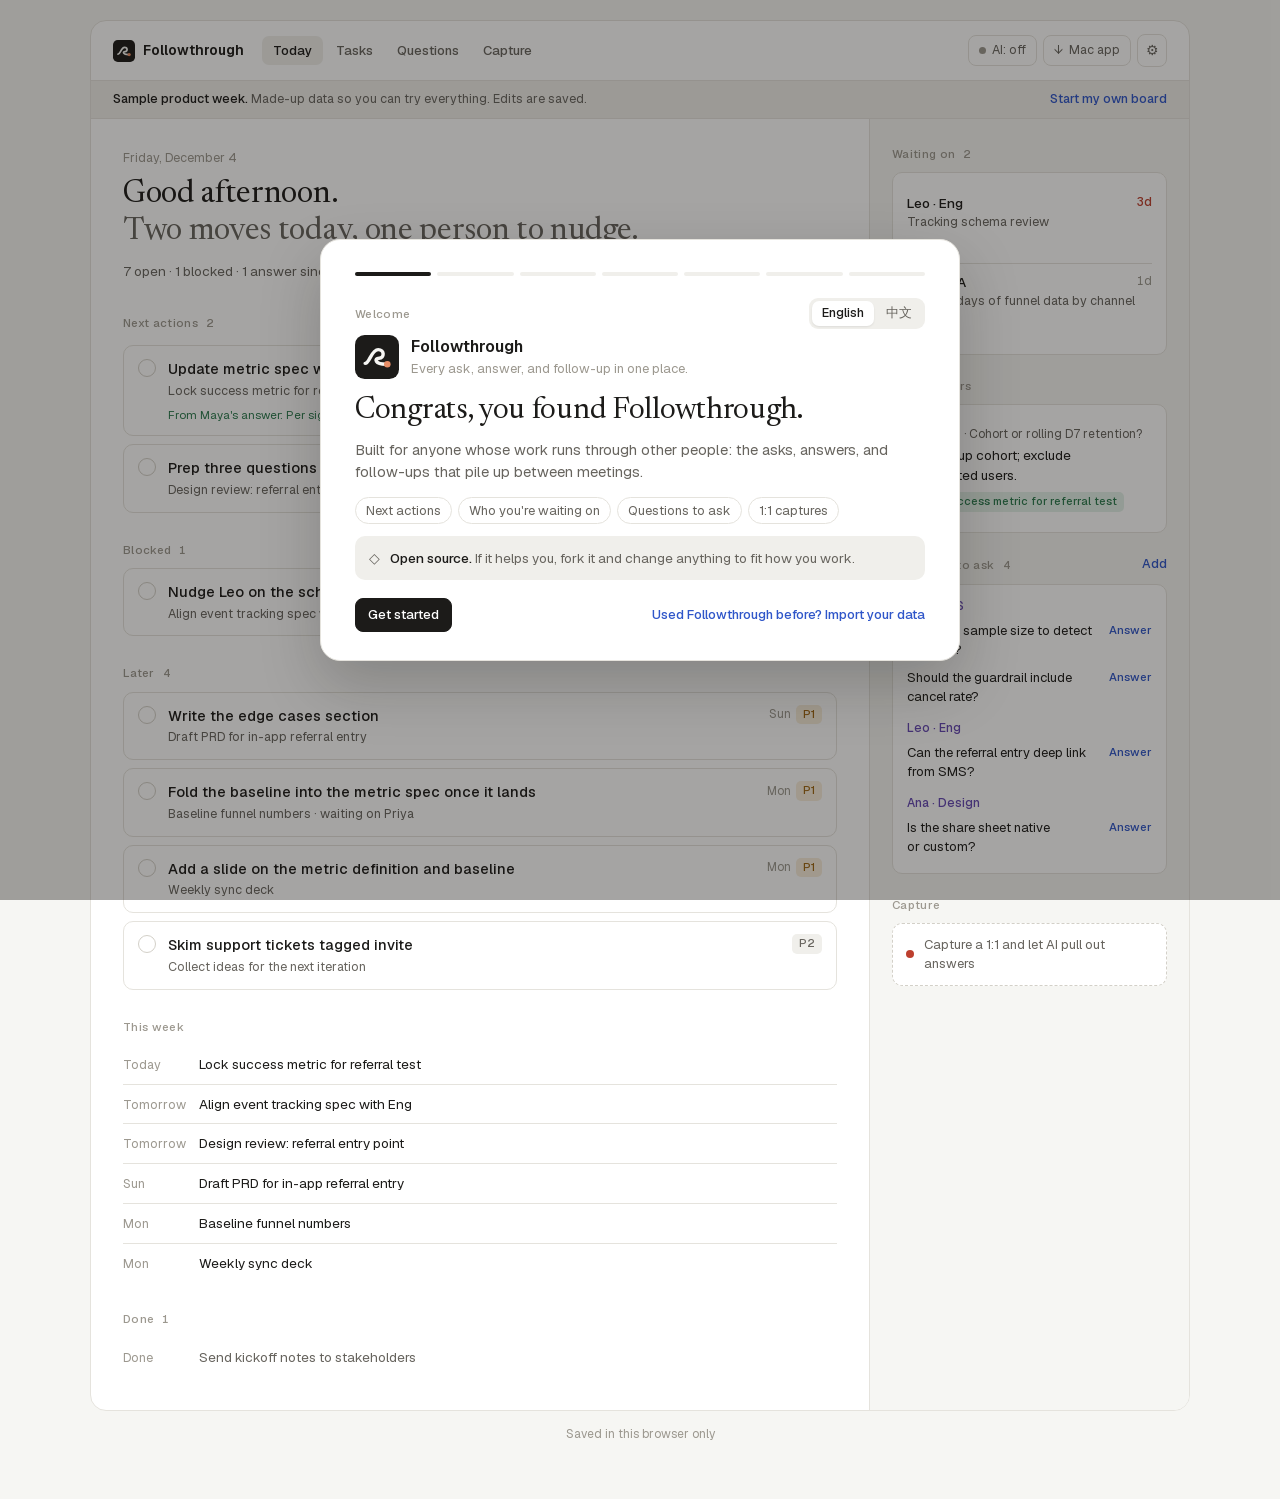
<file: docs/index.html>
<!doctype html>
<html lang="en">
<head>
<meta charset="utf-8">
<meta name="viewport" content="width=device-width,initial-scale=1,viewport-fit=cover">
<meta http-equiv="Content-Security-Policy" content="default-src 'self'; script-src 'self' 'unsafe-inline'; style-src 'self' 'unsafe-inline'; font-src 'self'; img-src 'self' data: blob:; connect-src https://api.anthropic.com https://api.openai.com https://generativelanguage.googleapis.com https://api.deepseek.com https://openrouter.ai https://api.groq.com https://api.together.xyz https://api.mistral.ai http://localhost:* http://127.0.0.1:*; object-src 'none'; base-uri 'none'; form-action 'none'">
<meta name="referrer" content="no-referrer">
<meta name="description" content="A daily tracker for work that runs through other people: next actions, who you're waiting on, and meeting notes turned into updates. Your work stays on your computer.">
<meta name="theme-color" content="#f6f6f3">
<title>Followthrough</title>
<link rel="icon" href="icon.svg" type="image/svg+xml">
<style>
:root{color-scheme:light;padding-top:env(safe-area-inset-top,0px);padding-bottom:env(safe-area-inset-bottom,0px)}
body{margin:0;font:14px/1.5 system-ui,-apple-system,sans-serif}img{max-width:100%}[hidden]{display:none!important}
/* Geist latin-ext */
@font-face {
  font-family: 'Geist';
  font-style: normal;
  font-weight: 400;
  font-display: swap;
  src: url(fonts/Geist-latin-ext-001175.woff2) format('woff2');
  unicode-range: U+0100-02BA, U+02BD-02C5, U+02C7-02CC, U+02CE-02D7, U+02DD-02FF, U+0304, U+0308, U+0329, U+1D00-1DBF, U+1E00-1E9F, U+1EF2-1EFF, U+2020, U+20A0-20AB, U+20AD-20C4, U+2113, U+2C60-2C7F, U+A720-A7FF;
}
/* Geist latin */
@font-face {
  font-family: 'Geist';
  font-style: normal;
  font-weight: 400;
  font-display: swap;
  src: url(fonts/Geist-latin-98bbbc.woff2) format('woff2');
  unicode-range: U+0000-00FF, U+0131, U+0152-0153, U+02BB-02BC, U+02C6, U+02DA, U+02DC, U+0304, U+0308, U+0329, U+2000-206F, U+20AC, U+2122, U+2191, U+2193, U+2212, U+2215, U+FEFF, U+FFFD;
}
/* Geist latin-ext */
@font-face {
  font-family: 'Geist';
  font-style: normal;
  font-weight: 500;
  font-display: swap;
  src: url(fonts/Geist-latin-ext-001175.woff2) format('woff2');
  unicode-range: U+0100-02BA, U+02BD-02C5, U+02C7-02CC, U+02CE-02D7, U+02DD-02FF, U+0304, U+0308, U+0329, U+1D00-1DBF, U+1E00-1E9F, U+1EF2-1EFF, U+2020, U+20A0-20AB, U+20AD-20C4, U+2113, U+2C60-2C7F, U+A720-A7FF;
}
/* Geist latin */
@font-face {
  font-family: 'Geist';
  font-style: normal;
  font-weight: 500;
  font-display: swap;
  src: url(fonts/Geist-latin-98bbbc.woff2) format('woff2');
  unicode-range: U+0000-00FF, U+0131, U+0152-0153, U+02BB-02BC, U+02C6, U+02DA, U+02DC, U+0304, U+0308, U+0329, U+2000-206F, U+20AC, U+2122, U+2191, U+2193, U+2212, U+2215, U+FEFF, U+FFFD;
}
/* Geist latin-ext */
@font-face {
  font-family: 'Geist';
  font-style: normal;
  font-weight: 600;
  font-display: swap;
  src: url(fonts/Geist-latin-ext-001175.woff2) format('woff2');
  unicode-range: U+0100-02BA, U+02BD-02C5, U+02C7-02CC, U+02CE-02D7, U+02DD-02FF, U+0304, U+0308, U+0329, U+1D00-1DBF, U+1E00-1E9F, U+1EF2-1EFF, U+2020, U+20A0-20AB, U+20AD-20C4, U+2113, U+2C60-2C7F, U+A720-A7FF;
}
/* Geist latin */
@font-face {
  font-family: 'Geist';
  font-style: normal;
  font-weight: 600;
  font-display: swap;
  src: url(fonts/Geist-latin-98bbbc.woff2) format('woff2');
  unicode-range: U+0000-00FF, U+0131, U+0152-0153, U+02BB-02BC, U+02C6, U+02DA, U+02DC, U+0304, U+0308, U+0329, U+2000-206F, U+20AC, U+2122, U+2191, U+2193, U+2212, U+2215, U+FEFF, U+FFFD;
}
/* Geist Mono latin-ext */
@font-face {
  font-family: 'Geist Mono';
  font-style: normal;
  font-weight: 400;
  font-display: swap;
  src: url(fonts/GeistMono-latin-ext-447454.woff2) format('woff2');
  unicode-range: U+0100-02BA, U+02BD-02C5, U+02C7-02CC, U+02CE-02D7, U+02DD-02FF, U+0304, U+0308, U+0329, U+1D00-1DBF, U+1E00-1E9F, U+1EF2-1EFF, U+2020, U+20A0-20AB, U+20AD-20C4, U+2113, U+2C60-2C7F, U+A720-A7FF;
}
/* Geist Mono latin */
@font-face {
  font-family: 'Geist Mono';
  font-style: normal;
  font-weight: 400;
  font-display: swap;
  src: url(fonts/GeistMono-latin-013b2f.woff2) format('woff2');
  unicode-range: U+0000-00FF, U+0131, U+0152-0153, U+02BB-02BC, U+02C6, U+02DA, U+02DC, U+0304, U+0308, U+0329, U+2000-206F, U+20AC, U+2122, U+2191, U+2193, U+2212, U+2215, U+FEFF, U+FFFD;
}
/* Geist Mono latin-ext */
@font-face {
  font-family: 'Geist Mono';
  font-style: normal;
  font-weight: 500;
  font-display: swap;
  src: url(fonts/GeistMono-latin-ext-447454.woff2) format('woff2');
  unicode-range: U+0100-02BA, U+02BD-02C5, U+02C7-02CC, U+02CE-02D7, U+02DD-02FF, U+0304, U+0308, U+0329, U+1D00-1DBF, U+1E00-1E9F, U+1EF2-1EFF, U+2020, U+20A0-20AB, U+20AD-20C4, U+2113, U+2C60-2C7F, U+A720-A7FF;
}
/* Geist Mono latin */
@font-face {
  font-family: 'Geist Mono';
  font-style: normal;
  font-weight: 500;
  font-display: swap;
  src: url(fonts/GeistMono-latin-013b2f.woff2) format('woff2');
  unicode-range: U+0000-00FF, U+0131, U+0152-0153, U+02BB-02BC, U+02C6, U+02DA, U+02DC, U+0304, U+0308, U+0329, U+2000-206F, U+20AC, U+2122, U+2191, U+2193, U+2212, U+2215, U+FEFF, U+FFFD;
}
/* Newsreader latin-ext */
@font-face {
  font-family: 'Newsreader';
  font-style: normal;
  font-weight: 400;
  font-display: swap;
  src: url(fonts/Newsreader-latin-ext-7a09be.woff2) format('woff2');
  unicode-range: U+0100-02BA, U+02BD-02C5, U+02C7-02CC, U+02CE-02D7, U+02DD-02FF, U+0304, U+0308, U+0329, U+1D00-1DBF, U+1E00-1E9F, U+1EF2-1EFF, U+2020, U+20A0-20AB, U+20AD-20C4, U+2113, U+2C60-2C7F, U+A720-A7FF;
}
/* Newsreader latin */
@font-face {
  font-family: 'Newsreader';
  font-style: normal;
  font-weight: 400;
  font-display: swap;
  src: url(fonts/Newsreader-latin-f0c28d.woff2) format('woff2');
  unicode-range: U+0000-00FF, U+0131, U+0152-0153, U+02BB-02BC, U+02C6, U+02DA, U+02DC, U+0304, U+0308, U+0329, U+2000-206F, U+20AC, U+2122, U+2191, U+2193, U+2212, U+2215, U+FEFF, U+FFFD;
}
/* Newsreader latin-ext */
@font-face {
  font-family: 'Newsreader';
  font-style: normal;
  font-weight: 500;
  font-display: swap;
  src: url(fonts/Newsreader-latin-ext-7a09be.woff2) format('woff2');
  unicode-range: U+0100-02BA, U+02BD-02C5, U+02C7-02CC, U+02CE-02D7, U+02DD-02FF, U+0304, U+0308, U+0329, U+1D00-1DBF, U+1E00-1E9F, U+1EF2-1EFF, U+2020, U+20A0-20AB, U+20AD-20C4, U+2113, U+2C60-2C7F, U+A720-A7FF;
}
/* Newsreader latin */
@font-face {
  font-family: 'Newsreader';
  font-style: normal;
  font-weight: 500;
  font-display: swap;
  src: url(fonts/Newsreader-latin-f0c28d.woff2) format('woff2');
  unicode-range: U+0000-00FF, U+0131, U+0152-0153, U+02BB-02BC, U+02C6, U+02DA, U+02DC, U+0304, U+0308, U+0329, U+2000-206F, U+20AC, U+2122, U+2191, U+2193, U+2212, U+2215, U+FEFF, U+FFFD;
}

/* Platform layer (web + Mac app): onboarding card, settings, AI setup, import, setup card, recording. */
.tb-extra{display:flex;gap:6px;align-items:center;flex:none}
.tb-btn{border:1px solid var(--border);background:var(--surface);color:var(--ink-2);border-radius:8px;padding:5px 10px;font-size:12.5px;display:inline-flex;align-items:center;gap:6px;white-space:nowrap;text-decoration:none}
.tb-btn:hover{border-color:var(--border-strong);color:var(--ink)}
.tb-btn .dot{width:7px;height:7px;border-radius:50%;background:var(--ink-3)}
.tb-btn .dot.on{background:var(--ok)}
.tb-btn.icon{width:30px;justify-content:center;padding:5px 0;font-size:14px}
.ob-scrim{position:fixed;inset:0;background:rgba(20,18,15,.38);z-index:50;display:flex;align-items:flex-start;justify-content:center;overflow:auto;overscroll-behavior:contain;
  padding:calc(24px + env(safe-area-inset-top,0px)) max(16px,env(safe-area-inset-right,0px)) calc(24px + env(safe-area-inset-bottom,0px)) max(16px,env(safe-area-inset-left,0px))}
/* margin:auto centers the card in the scrim; a card taller than the window scrolls instead of being clipped */
.ob-card{width:min(640px,100%);margin:auto;background:var(--surface);border:1px solid var(--border);border-radius:20px;box-shadow:0 24px 60px rgba(20,18,15,.22);padding:32px 34px 28px}
.ob-card.wide{width:min(680px,100%)}
.ob-bars{display:flex;gap:6px;margin-bottom:22px}
.ob-bars i{height:4px;flex:1;border-radius:2px;background:var(--surface-2)}
.ob-bars i.on{background:var(--ink)}
.ob-head{display:flex;align-items:center;gap:8px;margin-bottom:6px}
.ob-eb{font-size:11.5px;font-weight:500;color:var(--ink-3);letter-spacing:.03em}
.ob-x{margin-left:auto;border:0;background:none;color:var(--ink-3);font-size:20px;line-height:1;padding:2px 4px}
.ob-x:hover{color:var(--ink)}
.ob-card h2{font-family:var(--display);font-weight:400;font-size:30px;line-height:1.2;letter-spacing:-.01em;margin:6px 0 10px}
.ob-card p{margin:0 0 14px;color:var(--ink-2);font-size:14.5px}
.ob-acts{display:flex;align-items:center;gap:8px;margin-top:18px;flex-wrap:wrap}
.ob-skip{border:0;background:none;color:var(--ink-3);font-size:13px;padding:0}
.ob-skip:hover{color:var(--ink)}
.ob-lnk{border:0;background:none;padding:0;color:var(--accent);font-size:13px;font-weight:500;text-decoration:none}
.ob-lnk:hover{text-decoration:underline}
.ob-label{display:block;font-size:12px;font-weight:500;color:var(--ink-2);margin:12px 0 5px}
.ob-req{color:var(--danger);margin-left:2px}
.ob-err{font-size:12px;color:var(--danger);margin-top:5px}
.inp.bad{border-color:var(--danger)}
.ob-hint{font-size:12px;color:var(--ink-3);margin-top:6px}
.ob-langs{display:inline-flex;background:var(--surface-2);border-radius:9px;padding:3px;gap:2px;margin-left:auto}
.ob-langs button{border:0;background:none;border-radius:7px;padding:3px 10px;font-size:12.5px;font-weight:500;color:var(--ink-2)}
.ob-langs button.on{background:var(--surface);color:var(--ink);box-shadow:0 1px 2px rgba(0,0,0,.08)}
.ob-pills{display:flex;gap:6px;flex-wrap:wrap;margin:4px 0 12px}
.ob-pill{font-size:13px;border:1px solid var(--border);border-radius:999px;padding:3px 10px;color:var(--ink-2);background:var(--surface);white-space:nowrap}
.ob-even{display:grid!important}
.ob-even>*{text-align:center}
.ob-oss{display:flex;gap:10px;align-items:flex-start;background:var(--surface-2);border-radius:10px;padding:12px 14px;font-size:13.5px;color:var(--ink-2)}
.ob-oss b{color:var(--ink);font-weight:500}
.ob-flow{display:grid;gap:8px;margin:6px 0 4px}
.ob-fl{display:flex;gap:10px;align-items:flex-start;border:1px solid var(--border);border-radius:11px;padding:10px 12px}
.ob-fl .ic{width:24px;height:24px;border-radius:7px;display:grid;place-items:center;font-size:12px;font-weight:600;flex:none}
.ob-fl .h{font-size:13px;font-weight:500}
.ob-fl .d{font-size:12.5px;color:var(--ink-2)}
.ob-tabs{display:flex;gap:2px;background:var(--surface-2);border-radius:9px;padding:3px;margin:4px 0 10px}
.ob-tabs button{flex:1;border:0;background:none;border-radius:7px;padding:5px 6px;font-size:12px;font-weight:500;color:var(--ink-2)}
.ob-tabs button.on{background:var(--surface);color:var(--ink);box-shadow:0 1px 2px rgba(0,0,0,.06)}
.ob-demo{border:1px solid var(--border);border-radius:11px;padding:12px;background:var(--bg);min-height:132px}
.ob-demo .ln{font-size:12.5px;padding:3px 0}
.ob-demo .sp{font-weight:600;font-size:11.5px;margin-right:4px}
.ob-demo mark{background:var(--ok-soft);color:inherit;border-radius:3px;padding:0 2px}
.ob-demo .row{display:flex;gap:8px;align-items:center;font-size:12.5px;border:1px solid var(--border);border-radius:8px;padding:6px 8px;margin-bottom:5px;background:var(--surface)}
.ob-demo .row .ic{width:18px;height:18px;border-radius:5px;display:grid;place-items:center;font-size:10px;font-weight:600;flex:none}
.ob-demo .bub{font-size:12.5px;background:var(--surface);border:1px solid var(--border);border-radius:9px;padding:7px 9px;margin-bottom:6px}
.ob-demo .cap{font-size:11.5px;color:var(--ink-3);margin-top:6px}
.ob-live{display:inline-flex;align-items:center;gap:5px;font-size:11px;color:var(--danger);font-weight:500;margin-bottom:6px}
.ob-live i{width:6px;height:6px;border-radius:50%;background:var(--danger)}
.ob-provs{display:grid;grid-template-columns:repeat(3,minmax(0,1fr));gap:6px;margin:4px 0 10px}
.ob-prov{border:1px solid var(--border);background:var(--surface);border-radius:9px;padding:7px 8px;font-size:12.5px;font-weight:500;text-align:left}
.ob-prov small{display:block;font-weight:400;color:var(--ink-3);font-size:11px}
.ob-prov.on{border-color:var(--ink);box-shadow:0 0 0 1px var(--ink)}
.ob-card details{border:1px solid var(--border);border-radius:10px;margin-top:10px}
.ob-card summary{cursor:pointer;padding:9px 12px;font-size:13px;font-weight:500;list-style:none;display:flex;align-items:center;gap:8px}
.ob-card summary::-webkit-details-marker{display:none}
.ob-card summary::after{content:"+";margin-left:auto;color:var(--ink-3);font-size:15px}
.ob-card details[open] summary::after{content:"–"}
.ob-card details ol{margin:0;padding:0 14px 12px 32px;font-size:12.5px;color:var(--ink-2)}
.ob-card details li{margin:4px 0}
.ob-card code{font-family:var(--mono);font-size:11.5px;background:var(--surface-2);padding:1px 5px;border-radius:4px}
.ob-keyrow{display:flex;gap:8px;margin-top:10px}
.ob-keyrow .inp{font-family:var(--mono);font-size:12.5px}
.ob-ok{font-size:12px;color:var(--ok);margin-top:6px}
.ob-two{display:grid;grid-template-columns:1fr 1fr;gap:8px;margin-top:4px}
.ob-perks{display:grid;gap:8px;margin:8px 0 6px}
.ob-perk{display:flex;gap:10px;align-items:flex-start;font-size:13px}
.ob-perk .ic{width:26px;height:26px;border-radius:8px;background:var(--surface-2);display:grid;place-items:center;flex:none;font-size:13px}
.ob-perk .h{font-weight:500}
.ob-perk .d{font-size:12.5px;color:var(--ink-2)}
.ob-dl{display:flex;gap:12px;align-items:center;border:1px solid var(--border);border-radius:12px;padding:12px;margin-top:12px}
.ob-appicon{width:44px;height:44px;flex:none}.ob-appicon svg{width:44px;height:44px;display:block}
.ob-set{border-top:1px solid var(--border);padding:14px 0}
.ob-set:first-of-type{border-top:0;padding-top:4px}
.ob-set h3{font-size:13px;font-weight:600;margin:0 0 8px}
.ob-setrow{display:flex;align-items:center;gap:8px;font-size:13px;padding:2px 0;flex-wrap:wrap}
.ob-setrow .l{flex:1;min-width:140px;color:var(--ink-2)}
.ob-chips{display:flex;gap:6px;flex-wrap:wrap;margin-top:6px}
.ob-chip{display:inline-flex;gap:6px;align-items:center;font-size:12.5px;border:1px solid var(--border);border-radius:999px;padding:3px 6px 3px 10px;background:var(--surface-2)}
.ob-chip button{border:0;background:none;color:var(--ink-3);padding:0 2px}
.ob-drop{border:1.5px dashed var(--border-strong);border-radius:12px;padding:22px;text-align:center;display:grid;gap:8px;justify-items:center;margin:6px 0 4px;background:var(--bg)}
.ob-drop.over{border-color:var(--accent);background:var(--accent-soft)}
.ob-drop .big{font-size:22px;color:var(--ink-3)}
.ob-kinds{display:grid;gap:6px;margin-top:10px}
.ob-kind{display:flex;gap:10px;align-items:flex-start;font-size:12.5px;color:var(--ink-2)}
.ob-kind b{color:var(--ink);font-weight:500}
.ob-scan{border:1px solid var(--ok);background:var(--ok-soft);border-radius:12px;padding:12px 14px;margin:6px 0 4px}
.ob-scan .f{font-size:12.5px;color:var(--ink-2);font-family:var(--mono);overflow-wrap:anywhere}
.ob-counts{display:grid;grid-template-columns:repeat(4,minmax(0,1fr));gap:8px;margin-top:10px}
.ob-cnt{background:var(--surface);border-radius:9px;padding:8px 10px}
.ob-cnt .v{font-size:19px;font-weight:600;font-variant-numeric:tabular-nums}
.ob-cnt .l{font-size:11.5px;color:var(--ink-2)}
.ob-seg{display:inline-flex;background:var(--surface-2);border-radius:9px;padding:3px;gap:2px}
.ob-seg button{border:0;background:none;border-radius:7px;padding:3px 10px;font-size:12.5px;font-weight:500;color:var(--ink-2)}
.ob-seg button.on{background:var(--surface);color:var(--ink);box-shadow:0 1px 2px rgba(0,0,0,.08)}
.rec-bar{display:flex;gap:6px;align-items:center;flex-wrap:wrap}
.rec-bar .who-btn{border:1px solid var(--border);background:var(--surface);border-radius:999px;padding:3px 11px;font-size:12.5px;color:var(--ink-2)}
.rec-bar .who-btn.on{border-color:var(--ink);color:var(--ink);font-weight:500}
.interim{color:var(--ink-3);font-size:14px;padding:6px 0 0 64px;min-height:22px}
.setup-cta{margin-top:14px}
@media (max-width:640px){
  .ob-provs{grid-template-columns:repeat(2,minmax(0,1fr))}
  .ob-two{grid-template-columns:1fr}
  .ob-counts{grid-template-columns:repeat(2,minmax(0,1fr))}
  .ob-dl{flex-wrap:wrap}.ob-dl .grow{display:none}.ob-dl .btn{width:100%}
  .tb-extra .tb-btn .lbl{display:none}
  .interim{padding-left:0}
}
/* App chrome isn't selectable text (drags would highlight it); what you type and read stays selectable. */
.top,.nav,.brand,.tb-extra,.btn,.ghost,.linkbtn,.fchip,.stat,.label,.tbl th,.check,.bx,.ob-langs,.ob-tabs,.ob-prov,.ob-pill,.ob-seg,.ob-bars,.ob-eb,.tag,.due,.pill,.who-btn,.banner button{-webkit-user-select:none;user-select:none}
.ob-roles{display:grid;grid-template-columns:repeat(3,minmax(0,1fr));gap:6px}
.ob-role{border:1px solid var(--border);background:var(--surface);border-radius:9px;padding:8px 10px;text-align:left;font-size:13px;font-weight:500}
.ob-role small{display:block;font-weight:400;font-size:11.5px;color:var(--ink-3)}
.ob-role.sm{padding:5px 8px;font-size:12.5px;text-align:center}
.ob-role.on{border-color:var(--ink);box-shadow:0 0 0 1px var(--ink)}
.ob-teams{display:grid;grid-template-columns:repeat(4,minmax(0,1fr));gap:6px;margin-top:7px}
.ob-sug{border:1px dashed var(--border-strong);background:var(--surface);border-radius:999px;padding:4px 8px;font-size:12.5px;color:var(--ink-2);white-space:nowrap;overflow:hidden;text-overflow:ellipsis}
.ob-sug:hover,.ob-sug.on{border-style:solid;border-color:var(--ink);color:var(--ink)}
.ob-choice{display:grid;gap:8px;margin-top:6px}
.ob-opt{display:flex;gap:12px;align-items:flex-start;border:1px solid var(--border);border-radius:12px;padding:12px 14px;text-align:left;background:var(--surface);width:100%}
.ob-opt.on{border-color:var(--ink);box-shadow:0 0 0 1px var(--ink)}
.ob-opt .ic{width:28px;height:28px;border-radius:8px;display:grid;place-items:center;flex:none;background:var(--surface-2);font-size:14px}
.ob-opt .h{display:block;font-weight:500;font-size:14px}.ob-opt .d{display:block;font-size:12.5px;color:var(--ink-2)}
@media (max-width:640px){.ob-roles{grid-template-columns:repeat(2,minmax(0,1fr))}.ob-teams{grid-template-columns:repeat(3,minmax(0,1fr))}}
/* mouse clicks don't leave a focus ring on these toggles; keyboard focus still shows one */
.ob-langs button:focus:not(:focus-visible),.ob-seg button:focus:not(:focus-visible),.ob-tabs button:focus:not(:focus-visible){outline:none}
.ob-langs button:focus-visible,.ob-seg button:focus-visible,.ob-tabs button:focus-visible{outline:2px solid var(--accent);outline-offset:1px}
@media (max-width:640px){.ob-card{padding:24px 20px 20px}.ob-card h2{font-size:26px}}
.brand svg{width:22px;height:22px;display:block;flex:none}
.ob-brand{display:flex;align-items:center;gap:12px;margin:2px 0 14px}
.ob-brand svg{width:44px;height:44px;flex:none}
.ob-brand .nm{font-weight:600;font-size:16px}
.ob-brand .tg{font-size:13px;color:var(--ink-3)}
.ob-open{margin-top:12px;border-radius:10px;background:var(--surface-2);padding:10px 12px}
.ob-open-h{font-size:12px;font-weight:500;color:var(--ink-2);margin-bottom:2px}
.ob-open .ob-hint{margin:4px 0 0}

</style>
</head>
<body>
<style>
/* Layout: a morning briefing. Main column = what to do; right rail = who you're waiting on and what they said. */
:root{
  --bg:#f6f6f3;--surface:#ffffff;--surface-2:#f0efeb;--hover:#ecebe6;
  --border:#e5e3dd;--border-strong:#d3d0c8;
  --ink:#1c1b19;--ink-2:#67645e;--ink-3:#9c988f;
  --accent:#2f56c9;--accent-soft:#e7ecfb;
  --danger:#bd3f2e;--danger-soft:#fae9e5;
  --warn:#9f6612;--warn-soft:#f8eedb;
  --ok:#2a7a4e;--ok-soft:#e3f1e8;
  --violet:#6548b3;--violet-soft:#eee9f9;
  --clay:#b95d38;--clay-soft:#f7e9e2;
  --on-ink:#ffffff;
  --display:"Newsreader",Georgia,"Times New Roman",serif;
  --body:"Geist",-apple-system,BlinkMacSystemFont,"Segoe UI",Helvetica,Arial,sans-serif;
  --mono:"Geist Mono",ui-monospace,SFMono-Regular,Menlo,monospace;
  --r:10px;
}
@media (prefers-color-scheme:dark){:root:not([data-theme="light"]){
  --bg:#131312;--surface:#1b1b1a;--surface-2:#242422;--hover:#2a2a27;
  --border:#2e2d2a;--border-strong:#3e3d39;
  --ink:#ecebe6;--ink-2:#a6a39b;--ink-3:#716e67;
  --accent:#88a5ff;--accent-soft:#1f2946;
  --danger:#f0836f;--danger-soft:#3a1f1a;
  --warn:#e2ab52;--warn-soft:#372a14;
  --ok:#68c690;--ok-soft:#173122;
  --violet:#b49df0;--violet-soft:#29223f;
  --clay:#e68d66;--clay-soft:#38241b;
  --on-ink:#131312;
  color-scheme:dark;
}}
:root[data-theme="dark"]{
  --bg:#131312;--surface:#1b1b1a;--surface-2:#242422;--hover:#2a2a27;
  --border:#2e2d2a;--border-strong:#3e3d39;
  --ink:#ecebe6;--ink-2:#a6a39b;--ink-3:#716e67;
  --accent:#88a5ff;--accent-soft:#1f2946;
  --danger:#f0836f;--danger-soft:#3a1f1a;
  --warn:#e2ab52;--warn-soft:#372a14;
  --ok:#68c690;--ok-soft:#173122;
  --violet:#b49df0;--violet-soft:#29223f;
  --clay:#e68d66;--clay-soft:#38241b;
  --on-ink:#131312;
  color-scheme:dark;
}
*{box-sizing:border-box}
[hidden]{display:none!important}
body{margin:0;background:var(--bg);color:var(--ink);font-family:var(--body);font-size:14px;line-height:1.5;-webkit-font-smoothing:antialiased;
  padding-left:max(16px,env(safe-area-inset-left,0px));padding-right:max(16px,env(safe-area-inset-right,0px));padding-block:20px 56px}
h1,h2,h3{text-wrap:balance;margin:0}
p,.t,.s,.d,.tx-t,.sum,.pv,.pd,.ans-r,.note-v{text-wrap:pretty}
button,input,select,textarea{font:inherit;color:inherit}
button{cursor:pointer}
:focus-visible{outline:2px solid var(--accent);outline-offset:2px;border-radius:6px}
@media (prefers-reduced-motion:reduce){*{animation:none!important;transition:none!important}}

.app{max-width:1100px;margin:0 auto;background:var(--surface);border:1px solid var(--border);border-radius:16px;overflow:hidden}
.top{display:flex;align-items:center;gap:18px;padding:13px 22px;border-bottom:1px solid var(--border);flex-wrap:wrap}
.brand{display:flex;align-items:center;gap:8px;font-weight:600;font-size:14px}
.mark{width:20px;height:20px;border-radius:6px;background:var(--ink);color:var(--on-ink);display:grid;place-items:center;font-size:11px;font-weight:600}
.nav{display:flex;gap:2px}
.nav a{padding:5px 11px;border-radius:7px;color:var(--ink-2);font-size:13px;font-weight:500;text-decoration:none}
.nav a:hover{background:var(--hover);color:var(--ink)}
.nav a.on{background:var(--surface-2);color:var(--ink)}
.grow{flex:1}
.ghost{border:1px solid var(--border);background:var(--surface);color:var(--ink-2);border-radius:8px;padding:5px 10px;font-size:12.5px}
.ghost:hover{border-color:var(--border-strong);color:var(--ink)}

.banner{display:flex;gap:12px;align-items:center;flex-wrap:wrap;padding:9px 22px;background:var(--surface-2);border-bottom:1px solid var(--border);font-size:12.5px;color:var(--ink-2)}
.banner b{color:var(--ink);font-weight:500}
.linkbtn{border:0;background:none;padding:0;color:var(--accent);font-size:12.5px;font-weight:500}
.linkbtn.danger{color:var(--danger)}

.cols{display:grid;grid-template-columns:minmax(0,1fr) 320px}
.main{padding:30px 32px 34px;min-width:0}
.rail{border-left:1px solid var(--border);background:var(--bg);padding:26px 22px;min-width:0}
.label{display:flex;align-items:center;gap:8px;font-size:11.5px;font-weight:500;color:var(--ink-3);letter-spacing:.03em;margin:0 0 10px}
.label .c{font-variant-numeric:tabular-nums}
.label .act{margin-left:auto}
.sec{margin-top:28px}

.date{font-size:12.5px;color:var(--ink-3);margin-bottom:8px}
.hello{font-family:var(--display);font-weight:400;font-size:32px;line-height:1.18;letter-spacing:-.01em}
.hello .l2{color:var(--ink-2)}
.sub{color:var(--ink-2);margin:10px 0 0;font-size:13.5px}

.tag{display:inline-block;font-size:11px;font-weight:500;padding:1px 7px;border-radius:5px;white-space:nowrap;line-height:1.6}
.P0{background:var(--danger-soft);color:var(--danger)}
.P1{background:var(--warn-soft);color:var(--warn)}
.P2{background:var(--surface-2);color:var(--ink-2)}
.who{background:var(--violet-soft);color:var(--violet)}
.okt{background:var(--ok-soft);color:var(--ok)}
.blk{background:var(--danger-soft);color:var(--danger)}

.item{display:flex;gap:12px;align-items:flex-start;padding:12px 14px;border:1px solid var(--border);border-radius:var(--r);background:var(--surface)}
.item+.item{margin-top:8px}
.item:hover{border-color:var(--border-strong)}
.check{width:18px;height:18px;border:1.5px solid var(--border-strong);border-radius:50%;flex:none;margin-top:1px;background:var(--surface);padding:0;position:relative}
.check:hover{border-color:var(--ok);background:var(--ok-soft)}
.item .body{flex:1;min-width:0;cursor:pointer}
.item .t{font-weight:500;font-size:14.5px}
.item .s{font-size:12.5px;color:var(--ink-2);margin-top:2px}
.item .src{font-size:11.5px;color:var(--ok);margin-top:5px}
.item .tags{display:flex;gap:5px;flex:none;align-items:center}
.due{font-size:12px;color:var(--ink-3);font-variant-numeric:tabular-nums}
.due.late{color:var(--danger);font-weight:500}
.adv{margin-top:10px;display:flex;gap:8px;flex-wrap:wrap}
.adv input{flex:1;min-width:180px}

.inp,.sel,.ta{border:1px solid var(--border);background:var(--surface);border-radius:8px;padding:7px 10px;font-size:13.5px;width:100%}
.inp:focus,.sel:focus,.ta:focus{outline:none;border-color:var(--accent);box-shadow:0 0 0 3px var(--accent-soft)}
.ta{min-height:90px;resize:vertical;line-height:1.55}
.btn{border:1px solid var(--border-strong);background:var(--surface);color:var(--ink);border-radius:8px;padding:6px 12px;font-size:13px;font-weight:500;white-space:nowrap}
.btn:hover{background:var(--hover)}
.btn.pri{background:var(--ink);border-color:var(--ink);color:var(--on-ink)}
.btn.pri:hover{opacity:.9}
.btn.claude{background:var(--clay);border-color:var(--clay);color:#fff}
.btn.claude:hover{opacity:.92}
.btn.stop{background:var(--danger);border-color:var(--danger);color:#fff}
.btn.sm{padding:3px 9px;font-size:12px}
.btn[disabled]{opacity:.5;cursor:default}

.row{display:flex;gap:12px;padding:9px 0;border-bottom:1px solid var(--border);font-size:13.5px;align-items:baseline}
.row:last-child{border-bottom:0}
.row .d{width:64px;flex:none;color:var(--ink-3);font-size:12.5px;font-variant-numeric:tabular-nums}
.row .t{flex:1;min-width:0}
.row.click{cursor:pointer}.row.click:hover .t{color:var(--accent)}

.card{background:var(--surface);border:1px solid var(--border);border-radius:var(--r);padding:12px 14px}
.card+.label{margin-top:22px}
.wait{padding:8px 0;border-bottom:1px solid var(--border)}
.wait:last-child{border-bottom:0}
.wait .h{display:flex;justify-content:space-between;gap:8px}
.wait .n{font-size:13.5px;font-weight:500}
.wait .age{font-size:12px;color:var(--ink-3);font-variant-numeric:tabular-nums}
.wait .age.late{color:var(--danger);font-weight:500}
.wait .w{font-size:12.5px;color:var(--ink-2)}
.wait .acts{display:flex;gap:12px;margin-top:4px}
.draft{margin-top:8px;background:var(--surface-2);border-radius:8px;padding:9px 10px;font-size:13px;line-height:1.5;white-space:pre-wrap}
.draft .acts{margin-top:6px}
.ans{padding:8px 0;border-bottom:1px solid var(--border)}
.ans:last-child{border-bottom:0}
.ans .q{font-size:12px;color:var(--ink-2)}
.ans .ans-r{font-size:13.5px;margin:2px 0 5px}
.qgrp{font-size:12px;font-weight:500;color:var(--violet);margin:8px 0 2px}
.qgrp:first-child{margin-top:0}
.qline{display:flex;gap:8px;align-items:flex-start;padding:4px 0;font-size:13px}
.qline .qt{flex:1;min-width:0}
.qline .linkbtn{font-size:11.5px;flex:none}
.empty{color:var(--ink-3);font-size:13px;padding:6px 0}
.capcard{display:flex;align-items:center;gap:10px;border:1px dashed var(--border-strong);border-radius:var(--r);padding:11px 13px;color:var(--ink-2);font-size:13px;text-decoration:none;background:var(--surface)}
.capcard:hover{border-color:var(--clay);color:var(--ink)}
.rec{width:8px;height:8px;border-radius:50%;background:var(--danger);flex:none}
.foot{max-width:1100px;margin:14px auto 0;color:var(--ink-3);font-size:12px;text-align:center}

/* drawer */
.scrim{position:fixed;inset:0;background:rgba(20,18,15,.38);z-index:40;display:flex;justify-content:flex-end}
.drawer{width:min(440px,100%);height:100%;background:var(--surface);border-left:1px solid var(--border);overflow:auto;
  padding:22px 22px calc(28px + env(safe-area-inset-bottom,0px));padding-right:max(22px,env(safe-area-inset-right,0px));padding-top:calc(22px + env(safe-area-inset-top,0px))}
.drawer h2{font-size:17px;font-weight:600;margin-bottom:16px}
.f{margin-bottom:13px}
.f>label{display:block;font-size:11.5px;color:var(--ink-3);margin-bottom:5px;font-weight:500}
.two{display:grid;grid-template-columns:1fr 1fr;gap:10px}
.hist{border-left:2px solid var(--border);padding-left:12px}
.hist .e{font-size:12.5px;margin-bottom:9px}
.hist .m{color:var(--ink-3);font-size:11.5px}
.dacts{display:flex;gap:8px;align-items:center;margin-top:18px;flex-wrap:wrap}
.toast{position:fixed;left:50%;transform:translateX(-50%);bottom:calc(20px + env(safe-area-inset-bottom,0px));background:var(--ink);color:var(--on-ink);padding:9px 14px;border-radius:10px;font-size:13px;z-index:60;display:flex;gap:12px;align-items:center}
.toast .linkbtn{color:var(--on-ink);text-decoration:underline}

/* capture */
.sess{display:flex;gap:16px;align-items:flex-start;flex-wrap:wrap;padding:24px 28px 18px;border-bottom:1px solid var(--border)}
.sess .meta{min-width:0;flex:1 1 360px}
.sess h1{font-family:var(--display);font-weight:400;font-size:27px;line-height:1.2;letter-spacing:-.01em;margin:2px 0 8px}
.chips{display:flex;gap:6px;flex-wrap:wrap;align-items:center;font-size:12.5px;color:var(--ink-2)}
.ctrl{display:flex;align-items:center;gap:8px;flex-wrap:wrap}
.timer{font-family:var(--mono);font-size:19px;font-variant-numeric:tabular-nums}
.live{display:inline-flex;align-items:center;gap:6px;font-size:12px;font-weight:500;color:var(--danger)}
.live i{width:8px;height:8px;border-radius:50%;background:var(--danger);animation:pulse 1.4s ease-in-out infinite}
@keyframes pulse{0%,100%{opacity:1}50%{opacity:.35}}
.wave{display:flex;align-items:center;gap:3px;height:30px;padding:0 28px;margin-top:12px;overflow:hidden}
.wave span{flex:1;max-width:4px;min-width:2px;border-radius:2px;background:var(--border-strong);transition:height .3s}
.wave.on span.hot{background:var(--danger)}
.setup{padding:22px 28px;display:grid;grid-template-columns:repeat(3,minmax(0,1fr));gap:12px;border-bottom:1px solid var(--border)}
.setup .wide{grid-column:1/-1}
.tx{padding:16px 28px 26px;min-width:0}
.line{display:grid;grid-template-columns:52px minmax(0,1fr);gap:12px;padding:8px 0}
.line .ts{font-family:var(--mono);font-size:11.5px;color:var(--ink-3);padding-top:3px}
.line .spn{font-size:12px;font-weight:600;margin-bottom:1px}
.line .tx-t{font-size:14.5px;line-height:1.6;overflow-wrap:anywhere}
.me{color:var(--accent)}.them{color:var(--violet)}
mark{background:var(--ok-soft);color:inherit;border-radius:4px;padding:0 2px}
mark.pr{background:var(--warn-soft)}
.caret{display:inline-block;width:2px;height:15px;background:var(--ink-3);vertical-align:-2px;animation:pulse 1s steps(2) infinite;margin-left:2px}
.txbar{display:flex;gap:8px;align-items:center;flex-wrap:wrap;margin-top:16px;padding-top:12px;border-top:1px solid var(--border)}
.pill{font-size:12px;color:var(--ink-2);border:1px solid var(--border);border-radius:999px;padding:3px 10px}
.hint{font-size:12.5px;color:var(--ink-3)}
.emptytx{border:1px dashed var(--border-strong);border-radius:12px;padding:22px;text-align:center;display:grid;gap:12px;justify-items:center}
.emptytx p{margin:0;color:var(--ink-2);max-width:46ch}
.spark{width:18px;height:18px;border-radius:5px;background:var(--clay-soft);color:var(--clay);display:inline-grid;place-items:center;font-size:11px;font-weight:600;flex:none}
.qbox{display:flex;gap:9px;padding:5px 0;font-size:13px;align-items:flex-start}
.qbox .bx{width:15px;height:15px;border-radius:4px;border:1.5px solid var(--border-strong);flex:none;margin-top:2px;position:relative}
.qbox.done .bx{background:var(--ok);border-color:var(--ok)}
.qbox.done .bx::after{content:"";position:absolute;left:4px;top:1px;width:4px;height:8px;border:solid #fff;border-width:0 2px 2px 0;transform:rotate(42deg)}
.qbox.done .qt{color:var(--ink-2)}
.qbox .a{font-size:12px;color:var(--ok);margin-top:1px}
.note{border-top:1px solid var(--border);padding:9px 0 3px}
.note:first-child{border-top:0;padding-top:0}
.note .k{font-size:11px;font-weight:500;margin-bottom:2px}
.note .note-v{font-size:13.5px;line-height:1.45}
.note .to{font-size:11.5px;color:var(--ink-3);margin-top:3px}
.thinking{font-size:12.5px;color:var(--ink-3);display:flex;align-items:center;gap:7px}
.dots i{display:inline-block;width:4px;height:4px;border-radius:50%;background:var(--ink-3);margin-right:2px;animation:pulse 1.2s infinite}
.dots i:nth-child(2){animation-delay:.2s}.dots i:nth-child(3){animation-delay:.4s}
.err{font-size:12.5px;color:var(--danger);margin-top:6px}
.sum{font-family:var(--display);font-size:18.5px;line-height:1.55;margin:0 0 24px}
.prop{display:flex;gap:12px;align-items:flex-start;border:1px solid var(--border);border-radius:11px;padding:12px 14px;background:var(--surface)}
.prop+.prop{margin-top:8px}
.prop .ic{width:26px;height:26px;border-radius:7px;display:grid;place-items:center;font-size:11.5px;font-weight:600;flex:none}
.prop .b{flex:1;min-width:0}
.prop .k{font-size:11.5px;color:var(--ink-3)}
.prop .pv{font-size:14px;font-weight:500;margin:1px 0 2px}
.prop .pd{font-size:12.5px;color:var(--ink-2)}
.prop .acts{display:flex;gap:6px;flex:none;flex-wrap:wrap}
.prop.added{border-color:var(--ok);background:var(--ok-soft)}
.prop.skipped{opacity:.55}
.prop .edit{display:grid;gap:6px;margin-top:6px}
.applybar{display:flex;align-items:center;gap:10px;flex-wrap:wrap;margin-top:16px;padding:12px 14px;border-radius:11px;background:var(--surface-2)}
.chat .m{font-size:13px;line-height:1.5;padding:7px 0;border-bottom:1px solid var(--border);white-space:pre-wrap}
.chat .m:last-child{border-bottom:0}
.chat .m.u{color:var(--ink-2)}
.ask{display:flex;gap:8px;margin-top:10px}
.past .row .t{font-weight:500}

/* tasks table + questions inbox */
.phead{display:flex;align-items:flex-end;gap:12px;flex-wrap:wrap;padding:26px 30px 14px}
.phead h1{font-family:var(--display);font-weight:400;font-size:29px;line-height:1.2;letter-spacing:-.01em}
.phead .sub{color:var(--ink-2);font-size:13px;margin:4px 0 0}
.phead .inp{width:200px}
.strip{display:grid;grid-template-columns:repeat(4,minmax(0,1fr));gap:10px;padding:4px 30px 0}
.stat{border:1px solid var(--border);border-radius:var(--r);padding:10px 14px;background:var(--bg);text-align:left}
.stat:hover{border-color:var(--border-strong)}
.stat.on{border-color:var(--ink)}
.stat .v{font-size:22px;font-weight:600;letter-spacing:-.02em;font-variant-numeric:tabular-nums}
.stat .l{font-size:12px;color:var(--ink-2)}
.fbar{display:flex;gap:6px;flex-wrap:wrap;align-items:center;padding:14px 30px;border-bottom:1px solid var(--border)}
.fchip{font-size:12.5px;color:var(--ink-2);border:1px solid var(--border);border-radius:999px;padding:3px 11px;background:var(--surface)}
.fchip:hover{border-color:var(--border-strong);color:var(--ink)}
.fchip.on{background:var(--ink);border-color:var(--ink);color:var(--on-ink)}
.fbar .sel{width:auto;padding:4px 8px;font-size:12.5px}
.tbl-wrap{padding:4px 30px 28px;overflow-x:auto}
.tbl{width:100%;border-collapse:collapse;font-size:13.5px;min-width:780px}
.tbl th{text-align:left;font-size:11px;font-weight:500;color:var(--ink-3);padding:10px 8px;border-bottom:1px solid var(--border);white-space:nowrap}
.tbl th button{border:0;background:none;padding:0;font:inherit;color:inherit}
.tbl th button:hover{color:var(--ink)}
.tbl th .ar{margin-left:3px}
.tbl td{padding:11px 8px;border-bottom:1px solid var(--border);vertical-align:top}
.tbl tr.click{cursor:pointer}
.tbl tr.click:hover td{background:var(--hover)}
.tbl .t{font-weight:500}
.tbl .n{font-size:12.5px;color:var(--ink-2);margin-top:1px}
.tbl tr.done .t{color:var(--ink-2);text-decoration:line-through;text-decoration-color:var(--ink-3)}
.st{display:inline-flex;align-items:center;gap:6px;font-size:12.5px;white-space:nowrap}
.st i{width:8px;height:8px;border-radius:50%;display:inline-block}
.num{font-variant-numeric:tabular-nums;white-space:nowrap}
.qmain{padding:18px 30px 28px;min-width:0}
.addq{display:grid;grid-template-columns:minmax(0,1fr) 170px 200px auto;gap:8px;margin-bottom:12px}
.addq .two{grid-column:1/-1}
.qrow{display:grid;grid-template-columns:18px minmax(0,1fr) auto;gap:12px;padding:12px 4px;border-bottom:1px solid var(--border);align-items:start}
.qrow .bx{width:16px;height:16px;border-radius:4px;border:1.5px solid var(--border-strong);margin-top:3px;background:var(--surface);padding:0;position:relative}
.qrow .bx:hover{border-color:var(--ok)}
.qrow.done .bx{background:var(--ok);border-color:var(--ok)}
.qrow.done .bx::after{content:"";position:absolute;left:4px;top:1px;width:4px;height:8px;border:solid #fff;border-width:0 2px 2px 0;transform:rotate(42deg)}
.qrow .qt{font-weight:500}
.qrow.done .qt{color:var(--ink-2)}
.qrow .qm{font-size:12px;color:var(--ink-2);margin-top:3px;display:flex;gap:6px;flex-wrap:wrap;align-items:center}
.qrow .qa{font-size:13px;color:var(--ok);margin-top:4px}
.qrow .r{display:flex;gap:12px;align-items:center;flex-wrap:wrap;justify-content:flex-end}
.qrow .ed{display:grid;gap:6px;margin-top:8px}
.tasklink{border:0;background:none;padding:0;font-size:12px;color:var(--accent)}
.tasklink:hover{text-decoration:underline}
.srow{display:flex;justify-content:space-between;align-items:center;width:100%;border:0;background:none;padding:6px 8px;border-radius:7px;font-size:13px;text-align:left}
.srow:hover{background:var(--hover)}
.srow.on{background:var(--surface-2);font-weight:500}
.agenda .i{font-size:13px;padding:6px 0;border-bottom:1px solid var(--border)}
.agenda .i:last-of-type{border-bottom:0}

@media (max-width:880px){
  .cols{grid-template-columns:1fr}
  .rail{border-left:0;border-top:1px solid var(--border)}
  .setup{grid-template-columns:1fr}
  .strip{grid-template-columns:repeat(2,minmax(0,1fr))}
  .addq{grid-template-columns:1fr}
  .nav{order:3;width:100%;overflow-x:auto}
}
@media (max-width:520px){
  .main,.tx,.sess,.setup,.phead,.strip,.fbar,.tbl-wrap,.qmain{padding-left:18px;padding-right:18px}
  .phead .inp{width:100%}
  .wave{padding:0 18px}
  .hello{font-size:26px}
  .two{grid-template-columns:1fr}
  .item{flex-wrap:wrap}
  .item .tags{width:100%;padding-left:30px}
  .prop{flex-wrap:wrap}
}
</style>

<div class="app">
  <header class="top">
    <div class="brand"><div class="mark" aria-hidden="true">T</div>Tracker</div>
    <nav class="nav" aria-label="Pages">
      <a href="#today" id="nav-today">Today</a>
      <a href="#tasks" id="nav-tasks">Tasks</a>
      <a href="#questions" id="nav-questions">Questions</a>
      <a href="#capture" id="nav-capture">Capture</a>
    </nav>
    <div class="grow"></div>
    <button class="ghost" id="themeBtn" type="button">Dark</button>
  </header>
  <div id="banner"></div>
  <main id="view" aria-live="polite"></main>
</div>
<p class="foot" id="foot">Loading your board…</p>
<div id="overlay"></div>
<div id="toast"></div>

<script>
/* ---------- utilities ---------- */
const $=s=>document.querySelector(s);
const esc=s=>String(s==null?"":s).replace(/[&<>"']/g,c=>({"&":"&amp;","<":"&lt;",">":"&gt;",'"':"&quot;","'":"&#39;"}[c]));
const uid=p=>p+Math.random().toString(36).slice(2,9);
const pad=n=>String(n).padStart(2,"0");
const iso=d=>d.getFullYear()+"-"+pad(d.getMonth()+1)+"-"+pad(d.getDate());
const TODAY=()=>iso(new Date());
const addDays=(n,base)=>{const d=base?new Date(base+"T12:00:00"):new Date();d.setDate(d.getDate()+n);return iso(d);};
const diffDays=(a,b)=>Math.round((new Date(b+"T12:00:00")-new Date(a+"T12:00:00"))/864e5);
const DOW=["Sun","Mon","Tue","Wed","Thu","Fri","Sat"],MON=["Jan","Feb","Mar","Apr","May","Jun","Jul","Aug","Sep","Oct","Nov","Dec"];
function fmtDue(d){if(!d)return "";const n=diffDays(TODAY(),d);if(n<0)return n===-1?"Yesterday":Math.abs(n)+"d late";if(n===0)return "Today";if(n===1)return "Tomorrow";
  const x=new Date(d+"T12:00:00");return n<7?DOW[x.getDay()]:MON[x.getMonth()]+" "+x.getDate();}
function fmtLong(){const d=new Date();return ["Sunday","Monday","Tuesday","Wednesday","Thursday","Friday","Saturday"][d.getDay()]+", "+["January","February","March","April","May","June","July","August","September","October","November","December"][d.getMonth()]+" "+d.getDate();}
const PRI={P0:0,P1:1,P2:2};

/* Keep the last two words of every text block together so no line ends with a lone word. */
const GLUE_SEL="h1,h2,h3,p,.t,.s,.d,.w,.q,.qt,.ans-r,.tx-t,.sum,.pv,.pd,.note-v,.src,.hint";
function glue(root){
  (root||document).querySelectorAll(GLUE_SEL).forEach(el=>{
    if(el.closest("[contenteditable],textarea,input"))return;
    const words=el.textContent.trim().split(/\s+/);if(words.length<4)return;
    const w=document.createTreeWalker(el,NodeFilter.SHOW_TEXT);let last=null,n;
    while(n=w.nextNode())if(n.nodeValue.trim())last=n;
    if(!last)return;
    const v=last.nodeValue,m=v.match(/^([\s\S]*\S)[ \t]+(\S+\s*)$/);
    if(m)last.nodeValue=m[1]+" "+m[2];
  });
}

/* ---------- sample week (shown until you start your own board) ---------- */
function sampleState(){
  const D=addDays;
  return {v:1,sample:true,project:"Referral program v2",updatedAt:Date.now(),
    people:[
      {id:"p_maya",name:"Maya",team:"Data science"},
      {id:"p_priya",name:"Priya",team:"Data analytics"},
      {id:"p_leo",name:"Leo",team:"Engineering"},
      {id:"p_ana",name:"Ana",team:"Design"},
      {id:"p_sam",name:"Sam",team:"Mentor, PM"}],
    tasks:[
      {id:"t_metric",title:"Lock success metric for referral test",prio:"P0",status:"open",next:"Update metric spec with Maya's cohort definition",due:D(0),waiting:null,
        history:[{at:D(-4),text:"Created. Need one primary metric before PRD review."},{at:D(-3),text:"Asked Maya: cohort or rolling D7 retention?"},{at:D(-1),text:"Maya answered: per signup cohort, exclude reactivated users."}]},
      {id:"t_prd",title:"Draft PRD for in-app referral entry",prio:"P1",status:"open",next:"Write the edge cases section",due:D(2),waiting:null,history:[{at:D(-5),text:"Created from kickoff with Sam."}]},
      {id:"t_track",title:"Align event tracking spec with Eng",prio:"P0",status:"blocked",next:"Nudge Leo on the schema review",due:D(1),waiting:{personId:"p_leo",what:"Tracking schema review",since:D(-3)},history:[{at:D(-3),text:"Sent schema doc to Leo for review."}]},
      {id:"t_base",title:"Baseline funnel numbers",prio:"P1",status:"open",next:"Fold the baseline into the metric spec once it lands",due:D(3),waiting:{personId:"p_priya",what:"Last 30 days of funnel data by channel",since:D(-1)},history:[{at:D(-1),text:"Asked Priya for the 30-day baseline."}]},
      {id:"t_design",title:"Design review: referral entry point",prio:"P1",status:"open",next:"Prep three questions for the design review",due:D(1),waiting:null,history:[]},
      {id:"t_sync",title:"Weekly sync deck",prio:"P1",status:"open",next:"Add a slide on the metric definition and baseline",due:D(3),waiting:null,history:[]},
      {id:"t_ideas",title:"Collect ideas for the next iteration",prio:"P2",status:"open",next:"Skim support tickets tagged invite",due:null,waiting:null,history:[]},
      {id:"t_kick",title:"Send kickoff notes to stakeholders",prio:"P1",status:"done",next:"",due:D(-4),waiting:null,history:[{at:D(-4),text:"Done."}]}],
    questions:[
      {id:"q_d7",personId:"p_maya",taskId:"t_metric",text:"Cohort or rolling D7 retention?",answer:"Per signup cohort; exclude reactivated users.",answeredAt:D(-1),created:D(-3)},
      {id:"q_ss",personId:"p_maya",taskId:"t_metric",text:"Minimum sample size to detect a 2% lift?",answer:"",answeredAt:null,created:D(-3)},
      {id:"q_gr",personId:"p_maya",taskId:"t_metric",text:"Should the guardrail include cancel rate?",answer:"",answeredAt:null,created:D(-3)},
      {id:"q_dl",personId:"p_leo",taskId:"t_prd",text:"Can the referral entry deep link from SMS?",answer:"",answeredAt:null,created:D(-6)},
      {id:"q_sh",personId:"p_ana",taskId:"t_design",text:"Is the share sheet native or custom?",answer:"",answeredAt:null,created:D(-5)}],
    sessions:[],
    draft:null};
}
function emptyState(){return {v:1,sample:false,project:"My project",updatedAt:Date.now(),people:[],tasks:[],questions:[],sessions:[],draft:null};}

const SAMPLE_TRANSCRIPT=[
  ["You","Thanks for making time. For the referral test, should D7 retention be per cohort or rolling? I want one number I can put in the PRD."],
  ["Maya","Per signup cohort. And exclude reactivated users, otherwise the invite channel looks better than it really is."],
  ["You","Makes sense. What sample size would we need to see a two percent lift?"],
  ["Maya","Roughly forty thousand users per arm at current traffic. I'll send you the power calc by Thursday."],
  ["You","Great. I'll update the metric spec today and share it in Friday's sync."],
  ["Maya","Also check with Priya whether the baseline already splits by channel. If it doesn't, we can't compare invite against organic."],
  ["You","Good call, I'll ask her this afternoon. One more thing, should we run it on Android first?"],
  ["Maya","I'd run both platforms together. Splitting them halves the sample and we'd wait twice as long."],
  ["You","Okay, both platforms. I'll note that in the PRD's rollout section."]
];

/* ---------- storage: private doc in your Claude account, else this browser ---------- */
let S=null,mode="loading",dbRef=null,writing=false,dirty=false,saveTimer=0;
const LS_KEY="pm-tracker-v1";
function lsGet(){try{const s=localStorage.getItem(LS_KEY);return s?JSON.parse(s):null;}catch(e){return null;}}
function lsSet(o){try{localStorage.setItem(LS_KEY,JSON.stringify(o));}catch(e){}}
function save(){S.updatedAt=Date.now();clearTimeout(saveTimer);saveTimer=setTimeout(flush,600);}
async function flush(){
  if(mode!=="cloud"){lsSet(S);return;}
  if(writing){dirty=true;return;}
  writing=true;dirty=false;
  try{await dbRef.set(JSON.parse(JSON.stringify(S)));}
  catch(e){if(e&&e.code==="unavailable"){setTimeout(()=>{dirty=true;},1500);}else{mode="local";lsSet(S);renderFoot();}}
  writing=false;if(dirty)flush();
}
async function boot(){
  S=lsGet()||sampleState();mode="local";render();
  try{
    const C=window.claude;if(!C||!C.use)return finishBoot();
    const [db,user]=await Promise.all([C.use("db"),C.use("user")]);
    USER=user;
    if(user){try{const me=await user.me();ME=me.name||"";}catch(e){}}
    const id=user?await user.id():null;
    if(db&&id){
      dbRef=db.doc("data/users/"+id+"/board");
      const snap=await dbRef.get();
      if(snap.exists){S=JSON.parse(JSON.stringify(snap.data()));}
      mode="cloud";
    }
  }catch(e){mode="local";}
  finishBoot();
}
function finishBoot(){normalize();render();renderFoot();initClaude();}
function normalize(){["people","tasks","questions","sessions"].forEach(k=>{if(!Array.isArray(S[k]))S[k]=[];});}
function renderFoot(){$("#foot").textContent=mode==="cloud"?"Saved privately to your Claude account":"Saved in this browser only";}

/* ---------- Claude ---------- */
let CLAUDE=null,USER=null,ME="";
async function initClaude(){try{CLAUDE=window.claude&&window.claude.use?await window.claude.use("sample"):null;}catch(e){CLAUDE=null;}render();}
function claudeErr(e){const c=e&&e.code;
  if(c==="not_granted"||c==="sampling_disabled"||c==="not_declared"||c==="capability_disabled"){CLAUDE=null;return "Claude isn't available for this page. You can still add everything by hand.";}
  if(c==="rate_limited")return "Too many requests right now. Try again in a minute.";
  if(c==="invalid_json")return "Claude's reply came back in the wrong shape. Try again.";
  if(c==="prompt_too_large")return "That transcript is too long. Trim it and try again.";
  if(c==="cancelled")return "";
  return "Claude couldn't finish that. Try again.";}

/* ---------- lookups ---------- */
const person=id=>S.people.find(p=>p.id===id);
const task=id=>S.tasks.find(t=>t.id===id);
const pName=id=>{const p=person(id);return p?p.name:"Someone";};
const pLabel=id=>{const p=person(id);return p?p.name+" · "+shortTeam(p.team):"Someone";};
function shortTeam(t){const m={"data science":"DS","data analytics":"DA","engineering":"Eng","design":"Design","operations":"Ops","product":"PM","mentor, pm":"Mentor"};return m[(t||"").toLowerCase()]||t||"";}
function openTasks(){return S.tasks.filter(t=>t.status!=="done");}
function waitAge(t){return t.waiting?Math.max(0,diffDays(t.waiting.since,TODAY())):0;}
function sortTasks(a,b){return PRI[a.prio]-PRI[b.prio]||((a.due||"9999")<(b.due||"9999")?-1:(a.due||"9999")>(b.due||"9999")?1:0);}

/* ---------- UI state ---------- */
const UI={advancing:null,drawer:null,confirmDel:false,nudge:{},nudgeBusy:{},nudgeErr:{},askQ:false,answering:null,toast:null,confirmFresh:false,
  tFilter:"open",tSort:{k:"prio",dir:1},tSearch:"",qFilter:"ask",qPerson:"",agendaPerson:"",qEdit:null,qDel:null,qAnswer:null};
const ROUTES=["today","tasks","questions","capture"];
let ROUTE=(h=>ROUTES.includes(h)?h:"today")(location.hash.slice(1));
function route(){return ROUTE;}
function go(r){if(!ROUTES.includes(r))r="today";ROUTE=r;try{history.replaceState(null,"","#"+r);}catch(e){}render();window.scrollTo(0,0);}
window.addEventListener("hashchange",()=>{const h=location.hash.slice(1);if(ROUTES.includes(h)&&h!==ROUTE)go(h);});
document.addEventListener("click",e=>{const a=e.target.closest('a[href^="#"]');if(!a)return;const r=a.getAttribute("href").slice(1);if(ROUTES.includes(r)){e.preventDefault();go(r);}},true);

function render(){
  if(!S)return;
  const r=route();
  ROUTES.forEach(x=>$("#nav-"+x).classList.toggle("on",r===x));
  $("#banner").innerHTML=S.sample?`<div class="banner"><span><b>Sample week.</b> A made-up PM internship so you can try everything. Edits are saved.</span><span class="grow"></span>${UI.confirmFresh?`<span>Clear the sample and start empty?</span><button class="linkbtn danger" data-act="fresh-yes">Clear it</button><button class="linkbtn" data-act="fresh-no">Keep it</button>`:`<button class="linkbtn" data-act="fresh">Start my own board</button>`}</div>`:"";
  $("#view").innerHTML=r==="capture"?viewCapture():r==="tasks"?viewTasks():r==="questions"?viewQuestions():viewToday();
  renderOverlay();renderToast();glue();
  if(r==="capture")afterCapture();
  if(r==="tasks"||r==="questions")afterLists();
}

/* ---------- Today ---------- */
function greeting(){const h=new Date().getHours();return h<12?"Good morning":h<18?"Good afternoon":"Good evening";}
function viewToday(){
  const open=openTasks().sort(sortTasks);
  const now=open.filter(t=>t.status!=="blocked"&&(t.prio==="P0"||(t.due&&diffDays(TODAY(),t.due)<=1)));
  const later=open.filter(t=>!now.includes(t)&&t.status!=="blocked");
  const blocked=open.filter(t=>t.status==="blocked");
  const waits=open.filter(t=>t.waiting).sort((a,b)=>waitAge(b)-waitAge(a));
  const nudge=waits.filter(t=>waitAge(t)>=2).length;
  const fresh=S.questions.filter(q=>q.answer&&q.answeredAt&&diffDays(q.answeredAt,TODAY())<=2).sort((a,b)=>a.answeredAt<b.answeredAt?1:-1);
  const l2=now.length||nudge?`${now.length?`${now.length===1?"One move":cap(num(now.length))+" moves"} today`:"No urgent moves today"}${nudge?`, ${nudge===1?"one person":num(nudge)+" people"} to nudge`:""}.`:"Nothing urgent. A good day to get ahead.";
  const name=ME?ME.split(" ")[0]:"";
  const week=open.filter(t=>t.due&&diffDays(TODAY(),t.due)>=0&&diffDays(TODAY(),t.due)<7).sort((a,b)=>a.due<b.due?-1:1);
  const sub=[S.project,open.length+" open",blocked.length?blocked.length+" blocked":"",fresh.length?fresh.length+(fresh.length===1?" answer":" answers")+" since yesterday":""].filter(Boolean).join(" · ");

  return `<div class="cols"><section class="main">
    <div class="date">${fmtLong()}</div>
    <h1 class="hello"><span>${greeting()}${name?", "+esc(name):""}.</span><br><span class="l2">${l2}</span></h1>
    <p class="sub">${esc(sub)}</p>

    <div class="sec"><div class="label">Next actions <span class="c">${now.length}</span><span class="act"><button class="btn sm" data-act="new-task">Add task</button></span></div>
      ${now.length?now.map(itemHTML).join(""):`<p class="empty">${open.length?"Nothing due today. Pick something from Later.":"Add your first task to see your next moves here."}</p>`}
    </div>
    ${blocked.length?`<div class="sec"><div class="label">Blocked <span class="c">${blocked.length}</span></div>${blocked.map(itemHTML).join("")}</div>`:""}
    ${later.length?`<div class="sec"><div class="label">Later <span class="c">${later.length}</span></div>${later.map(itemHTML).join("")}</div>`:""}
    <div class="sec"><div class="label">This week</div>
      ${week.length?week.map(t=>`<div class="row click" data-act="open" data-id="${t.id}"><span class="d">${fmtDue(t.due)}</span><span class="t">${esc(t.title)}</span></div>`).join(""):`<p class="empty">No due dates in the next seven days.</p>`}
    </div>
    ${doneHTML()}
  </section>
  <aside class="rail">
    <div class="label">Waiting on <span class="c">${waits.length}</span></div>
    <div class="card">${waits.length?waits.map(waitHTML).join(""):`<p class="empty">Nobody owes you anything right now.</p>`}</div>
    <div class="label">New answers</div>
    <div class="card">${fresh.length?fresh.map(q=>`<div class="ans"><div class="q">${esc(pLabel(q.personId))} · ${esc(q.text)}</div><div class="ans-r">${esc(q.answer)}</div>${task(q.taskId)?`<span class="tag okt">${esc(task(q.taskId).title)}</span>`:""}</div>`).join(""):`<p class="empty">Answers you log or capture show up here.</p>`}</div>
    <div class="label">Questions to ask <span class="c">${S.questions.filter(q=>!q.answer).length}</span><span class="act"><button class="linkbtn" data-act="ask-q">Add</button></span></div>
    <div class="card">${questionsHTML()}</div>
    <div class="label" style="margin-top:22px">Capture</div>
    <a class="capcard" href="#capture"><span class="rec"></span>Capture a 1:1 and let Claude pull out answers</a>
  </aside></div>`;
}
const NUMW=["zero","one","two","three","four","five","six","seven","eight","nine","ten"];
const num=n=>NUMW[n]||String(n);const cap=s=>s.charAt(0).toUpperCase()+s.slice(1);
function itemHTML(t){
  const late=t.due&&diffDays(TODAY(),t.due)<0;
  const lastAns=S.questions.filter(q=>q.taskId===t.id&&q.answer&&q.answeredAt&&diffDays(q.answeredAt,TODAY())<=2).sort((a,b)=>a.answeredAt<b.answeredAt?1:a.answeredAt>b.answeredAt?-1:S.questions.indexOf(b)-S.questions.indexOf(a))[0];
  return `<div class="item">
    <button class="check" data-act="advance" data-id="${t.id}" aria-label="Finish this step"></button>
    <div class="body" data-act="open" data-id="${t.id}">
      <div class="t">${esc(t.next||t.title)}</div>
      <div class="s">${t.next?esc(t.title):"No next step yet"}${t.waiting?` · waiting on ${esc(pName(t.waiting.personId))}`:""}</div>
      ${lastAns?`<div class="src">From ${esc(pName(lastAns.personId))}'s answer: ${esc(lastAns.answer)}</div>`:""}
      ${UI.advancing===t.id?`<div class="adv" data-stop>
        <input class="inp" id="advInput" placeholder="What's the next step?" aria-label="Next step">
        <button class="btn pri" data-act="adv-save" data-id="${t.id}">Set next step</button>
        <button class="btn" data-act="adv-done" data-id="${t.id}">Task is done</button>
        <button class="btn" data-act="adv-cancel">Cancel</button></div>`:""}
    </div>
    <div class="tags">${t.status==="blocked"?`<span class="tag blk">Blocked</span>`:""}${t.due?`<span class="due${late?" late":""}">${fmtDue(t.due)}</span>`:""}<span class="tag ${t.prio}">${t.prio}</span></div>
  </div>`;
}
function doneHTML(){const d=S.tasks.filter(t=>t.status==="done");if(!d.length)return "";
  return `<div class="sec"><div class="label">Done <span class="c">${d.length}</span></div>${d.map(t=>`<div class="row click" data-act="open" data-id="${t.id}"><span class="d">Done</span><span class="t" style="color:var(--ink-2)">${esc(t.title)}</span></div>`).join("")}</div>`;}
function waitHTML(t){
  const a=waitAge(t),late=a>=3,w=t.waiting;
  return `<div class="wait"><div class="h"><span class="n">${esc(pLabel(w.personId))}</span><span class="age${late?" late":""}">${a===0?"today":a+"d"}</span></div>
    <div class="w">${esc(w.what)}</div>
    <div class="acts">${CLAUDE?`<button class="linkbtn" data-act="nudge" data-id="${t.id}">${UI.nudgeBusy[t.id]?"Drafting…":"Draft a nudge"}</button>`:""}<button class="linkbtn" data-act="got-it" data-id="${t.id}">Got it</button></div>
    ${UI.nudgeErr[t.id]?`<div class="err">${esc(UI.nudgeErr[t.id])}</div>`:""}
    ${UI.nudge[t.id]?`<div class="draft">${esc(UI.nudge[t.id])}<div class="acts"><button class="linkbtn" data-act="copy-nudge" data-id="${t.id}">Copy</button> <button class="linkbtn" data-act="close-nudge" data-id="${t.id}">Close</button></div></div>`:""}
  </div>`;
}
function questionsHTML(){
  const open=S.questions.filter(q=>!q.answer);
  let h="";
  if(UI.askQ){h+=`<div style="display:grid;gap:6px;margin-bottom:10px">
    <select class="sel" id="qPerson" aria-label="Who to ask">${S.people.map(p=>`<option value="${p.id}">${esc(pLabel(p.id))}</option>`).join("")}<option value="__new">New person…</option></select>
    <div id="qNewPerson" hidden class="two"><input class="inp" id="qNewName" placeholder="Name"><input class="inp" id="qNewTeam" placeholder="Team"></div>
    <input class="inp" id="qText" placeholder="Is the baseline split by channel?" aria-label="Question">
    <select class="sel" id="qTask" aria-label="Related task"><option value="">No related task</option>${openTasks().map(t=>`<option value="${t.id}">${esc(t.title)}</option>`).join("")}</select>
    <div style="display:flex;gap:6px"><button class="btn pri sm" data-act="q-save">Add question</button><button class="btn sm" data-act="q-cancel">Cancel</button></div></div>`;}
  if(!open.length)return h+(UI.askQ?"":`<p class="empty">No open questions.</p>`);
  const by={};open.forEach(q=>(by[q.personId]=by[q.personId]||[]).push(q));
  h+=Object.keys(by).map(pid=>`<div class="qgrp">${esc(pLabel(pid))}</div>`+by[pid].map(q=>`<div class="qline"><span class="qt">${esc(q.text)}</span><button class="linkbtn" data-act="answer" data-id="${q.id}">Answer</button></div>`+
    (UI.answering===q.id?`<div style="display:grid;gap:6px;margin:4px 0 8px"><input class="inp" id="ansText" placeholder="What did they say?"><div style="display:flex;gap:6px"><button class="btn pri sm" data-act="ans-save" data-id="${q.id}">Save answer</button><button class="btn sm" data-act="ans-cancel">Cancel</button></div></div>`:"")).join("")).join("");
  return h;
}

/* ---------- task drawer ---------- */
function renderOverlay(){
  const o=$("#overlay");
  if(!UI.drawer){o.innerHTML="";return;}
  const isNew=UI.drawer==="new";
  const t=isNew?{title:"",prio:"P1",status:"open",next:"",due:"",waiting:null,history:[]}:task(UI.drawer);
  if(!t){UI.drawer=null;o.innerHTML="";return;}
  const qs=isNew?[]:S.questions.filter(q=>q.taskId===t.id);
  o.innerHTML=`<div class="scrim" data-act="close-drawer"><div class="drawer" role="dialog" aria-modal="true" aria-labelledby="dTitle" data-stop>
    <h2 id="dTitle">${isNew?"New task":"Task"}</h2>
    <div class="f"><label for="fTitle">Task</label><input class="inp" id="fTitle" value="${esc(t.title)}" placeholder="Lock success metric for referral test"></div>
    <div class="f"><label for="fNext">Next action</label><input class="inp" id="fNext" value="${esc(t.next)}" placeholder="Ask Maya how D7 retention is defined"></div>
    <div class="two">
      <div class="f"><label for="fPrio">Priority</label><select class="sel" id="fPrio">${["P0","P1","P2"].map(p=>`<option${p===t.prio?" selected":""}>${p}</option>`).join("")}</select></div>
      <div class="f"><label for="fDue">Due</label><input class="inp" type="date" id="fDue" value="${esc(t.due||"")}"></div>
    </div>
    <div class="f"><label for="fStatus">Status</label><select class="sel" id="fStatus">${[["open","Open"],["blocked","Blocked"],["done","Done"]].map(([v,l])=>`<option value="${v}"${v===t.status?" selected":""}>${l}</option>`).join("")}</select></div>
    <div class="f"><label for="fWaitWho">Waiting on</label>
      <div class="two"><select class="sel" id="fWaitWho"><option value="">Nobody</option>${S.people.map(p=>`<option value="${p.id}"${t.waiting&&t.waiting.personId===p.id?" selected":""}>${esc(pLabel(p.id))}</option>`).join("")}<option value="__new">New person…</option></select>
      <input class="inp" id="fWaitWhat" value="${esc(t.waiting?t.waiting.what:"")}" placeholder="What they owe you"></div>
      <div id="fNewPerson" hidden class="two" style="margin-top:6px"><input class="inp" id="fNewName" placeholder="Name"><input class="inp" id="fNewTeam" placeholder="Team"></div>
    </div>
    ${qs.length?`<div class="f"><label>Questions</label>${qs.map(q=>`<div class="qline"><span class="qt">${esc(pName(q.personId))}: ${esc(q.text)}${q.answer?`<br><span style="color:var(--ok)">${esc(q.answer)}</span>`:""}</span></div>`).join("")}</div>`:""}
    ${t.history&&t.history.length?`<div class="f"><label>History</label><div class="hist">${t.history.slice().reverse().map(e=>`<div class="e"><div class="m">${esc(fmtDue(e.at)||e.at)}</div>${esc(e.text)}</div>`).join("")}</div></div>`:""}
    <div class="dacts">
      <button class="btn pri" data-act="save-task">${isNew?"Add task":"Save"}</button>
      <button class="btn" data-act="close-drawer">Cancel</button>
      <span class="grow"></span>
      ${isNew?"":UI.confirmDel?`<span class="hint">Delete this task?</span><button class="linkbtn danger" data-act="del-yes">Delete</button><button class="linkbtn" data-act="del-no">Keep</button>`:`<button class="linkbtn danger" data-act="del">Delete</button>`}
    </div>
    <p class="err" id="fErr" hidden></p>
  </div></div>`;
  const ww=$("#fWaitWho");ww.onchange=()=>{$("#fNewPerson").hidden=ww.value!=="__new";};
  setTimeout(()=>{const f=$("#fTitle");if(f&&isNew)f.focus();},0);
}
function addPerson(name,team){const p={id:uid("p_"),name:name.trim(),team:team.trim()};S.people.push(p);return p.id;}
function saveTask(){
  const title=$("#fTitle").value.trim();
  if(!title){const e=$("#fErr");e.textContent="Give the task a name first.";e.hidden=false;$("#fTitle").focus();return;}
  let who=$("#fWaitWho").value;const what=$("#fWaitWhat").value.trim();
  if(who==="__new"){const n=$("#fNewName").value.trim();if(!n){const e=$("#fErr");e.textContent="Add the new person's name.";e.hidden=false;return;}who=addPerson(n,$("#fNewTeam").value);}
  const isNew=UI.drawer==="new";
  const t=isNew?{id:uid("t_"),history:[{at:TODAY(),text:"Created."}]}:task(UI.drawer);
  const oldNext=t.next;
  Object.assign(t,{title,next:$("#fNext").value.trim(),prio:$("#fPrio").value,due:$("#fDue").value||null,status:$("#fStatus").value});
  const prevWho=t.waiting&&t.waiting.personId;
  t.waiting=who?{personId:who,what:what||"A reply",since:(t.waiting&&prevWho===who)?t.waiting.since:TODAY()}:null;
  if(!isNew&&oldNext&&oldNext!==t.next)t.history.push({at:TODAY(),text:"Step done: "+oldNext});
  if(isNew)S.tasks.push(t);
  UI.drawer=null;UI.confirmDel=false;save();render();
}

/* ---------- Tasks (table) ---------- */
const created=t=>t.created||(t.history&&t.history[0]&&t.history[0].at)||null;
function tStatus(t){return t.status==="done"?"done":t.status==="blocked"?"blocked":t.waiting?"waiting":"open";}
const ST={open:["Open","var(--accent)"],waiting:["Waiting","var(--warn)"],blocked:["Blocked","var(--danger)"],done:["Done","var(--ok)"]};
const TFILTERS=[["open","All open"],["mine","Mine to do"],["waiting","Waiting"],["blocked","Blocked"],["done","Done"]];
function tPass(t){const f=UI.tFilter,s=tStatus(t);
  if(f==="open"&&s==="done")return false;if(f==="mine"&&s!=="open")return false;
  if(f==="waiting"&&s!=="waiting")return false;if(f==="blocked"&&s!=="blocked")return false;if(f==="done"&&s!=="done")return false;
  const q=UI.tSearch.trim().toLowerCase();if(q){const w=t.waiting?pName(t.waiting.personId)+" "+t.waiting.what:"";if(!(t.title+" "+t.next+" "+w).toLowerCase().includes(q))return false;}
  return true;}
function tCompare(a,b){const {k,dir}=UI.tSort;let x,y;
  if(k==="prio"){x=PRI[a.prio];y=PRI[b.prio];if(x===y)return sortTasks(a,b);}
  else if(k==="due"){x=a.due||"9999";y=b.due||"9999";}
  else if(k==="age"){x=-(created(a)?diffDays(created(a),TODAY()):-1);y=-(created(b)?diffDays(created(b),TODAY()):-1);}
  else if(k==="status"){const o={blocked:0,waiting:1,open:2,done:3};x=o[tStatus(a)];y=o[tStatus(b)];}
  else if(k==="title"){x=a.title.toLowerCase();y=b.title.toLowerCase();}
  else if(k==="wait"){x=a.waiting?-waitAge(a):1;y=b.waiting?-waitAge(b):1;}
  return (x<y?-1:x>y?1:0)*dir;}
function th(label,k){const on=UI.tSort.k===k;return `<th><button data-act="t-sort" data-id="${k}" aria-label="Sort by ${label}">${label}${on?`<span class="ar">${UI.tSort.dir>0?"↑":"↓"}</span>`:""}</button></th>`;}
function viewTasks(){
  const open=openTasks();
  const soon=open.filter(t=>t.due&&diffDays(TODAY(),t.due)<=2).length;
  const counts={open:open.length,blocked:open.filter(t=>tStatus(t)==="blocked").length,waiting:open.filter(t=>tStatus(t)==="waiting").length};
  const rows=S.tasks.filter(tPass).sort(tCompare);
  const stat=(f,v,l,c)=>`<button class="stat${UI.tFilter===f?" on":""}" data-act="t-filter" data-id="${f}"><div class="v"${c?` style="color:${c}"`:""}>${v}</div><div class="l">${l}</div></button>`;
  return `<div class="phead"><div><h1>Tasks</h1><p class="sub">Every task, its next step, and who it depends on</p></div><span class="grow"></span>
      <input class="inp" id="tSearch" type="search" placeholder="Search tasks" value="${esc(UI.tSearch)}" aria-label="Search tasks"><button class="btn pri" data-act="new-task">Add task</button></div>
    <div class="strip">${stat("open",counts.open,"Open")}${stat("blocked",counts.blocked,"Blocked","var(--danger)")}${stat("waiting",counts.waiting,"Waiting on others","var(--warn)")}${stat("soon",soon,"Due in 2 days")}</div>
    <div class="fbar">${TFILTERS.map(([f,l])=>`<button class="fchip${UI.tFilter===f?" on":""}" data-act="t-filter" data-id="${f}">${l}</button>`).join("")}</div>
    <div class="tbl-wrap">${rows.length||UI.tFilter==="soon"?`<table class="tbl"><thead><tr><th style="width:34px"><span class="sr" hidden>Done</span></th>${th("Task → next action","title")}${th("Priority","prio")}${th("Status","status")}${th("Waiting on","wait")}${th("Due","due")}${th("Age","age")}</tr></thead>
      <tbody>${(UI.tFilter==="soon"?S.tasks.filter(t=>t.status!=="done"&&t.due&&diffDays(TODAY(),t.due)<=2&&(!UI.tSearch||t.title.toLowerCase().includes(UI.tSearch.toLowerCase()))).sort(tCompare):rows).map(tRow).join("")}</tbody></table>
      <p class="hint" style="margin-top:12px">Click a row to open the task. Click a column header to sort.</p>`:
      `<p class="empty" style="padding:24px 0">${S.tasks.length?"No tasks match this filter.":"No tasks yet. Add your first one to get started."}</p>`}</div>`;
}
function tRow(t){
  const s=tStatus(t),a=created(t)?diffDays(created(t),TODAY()):null,late=t.due&&t.status!=="done"&&diffDays(TODAY(),t.due)<0;
  return `<tr class="click${s==="done"?" done":""}" data-act="open" data-id="${t.id}">
    <td><button class="check" data-act="t-done" data-id="${t.id}" aria-label="${s==="done"?"Reopen":"Mark done"}"${s==="done"?` style="background:var(--ok);border-color:var(--ok)"`:""}></button></td>
    <td><div class="t">${esc(t.title)}</div>${t.next&&s!=="done"?`<div class="n">→ ${esc(t.next)}</div>`:""}</td>
    <td><span class="tag ${t.prio}">${t.prio}</span></td>
    <td><span class="st"><i style="background:${ST[s][1]}"></i>${ST[s][0]}</span></td>
    <td>${t.waiting?`${esc(pLabel(t.waiting.personId))} <span class="num ${waitAge(t)>=3?"late":"faint"}" style="${waitAge(t)>=3?"color:var(--danger);font-weight:500":"color:var(--ink-3)"}">${waitAge(t)}d</span>`:`<span class="faint" style="color:var(--ink-3)">—</span>`}</td>
    <td class="num"${late?` style="color:var(--danger);font-weight:500"`:""}>${t.due?fmtDue(t.due):`<span style="color:var(--ink-3)">—</span>`}</td>
    <td class="num" style="color:var(--ink-3)">${a==null?"—":a+"d"}</td></tr>`;
}

/* ---------- Questions (inbox + 1:1 agenda) ---------- */
function qPass(q){if(UI.qFilter==="ask"&&q.answer)return false;if(UI.qFilter==="answered"&&!q.answer)return false;if(UI.qPerson&&q.personId!==UI.qPerson)return false;return true;}
function agendaPerson(){
  if(UI.agendaPerson&&person(UI.agendaPerson))return UI.agendaPerson;
  if(UI.qPerson)return UI.qPerson;
  const c={};S.questions.filter(q=>!q.answer).forEach(q=>c[q.personId]=(c[q.personId]||0)+1);
  return Object.keys(c).sort((a,b)=>c[b]-c[a])[0]||"";
}
function viewQuestions(){
  const toAsk=S.questions.filter(q=>!q.answer),answered=S.questions.filter(q=>q.answer);
  const list=S.questions.filter(qPass).sort((a,b)=>(!!a.answer-!!b.answer)||((b.answeredAt||"")>(a.answeredAt||"")?1:-1));
  const byP={};toAsk.forEach(q=>byP[q.personId]=(byP[q.personId]||0)+1);
  const ap=agendaPerson(),agenda=toAsk.filter(q=>q.personId===ap);
  const chip=(f,l)=>`<button class="fchip${UI.qFilter===f?" on":""}" data-act="q-filter" data-id="${f}">${l}</button>`;
  return `<div class="phead"><div><h1>Questions</h1><p class="sub">Everything you need to ask, and what people told you</p></div></div>
    <div class="fbar">${chip("ask","To ask "+toAsk.length)}${chip("answered","Answered "+answered.length)}${chip("all","All "+S.questions.length)}<span class="grow"></span>
      <label class="hint" for="qPersonFilter">Person</label><select class="sel" id="qPersonFilter"><option value="">Anyone</option>${S.people.map(p=>`<option value="${p.id}"${UI.qPerson===p.id?" selected":""}>${esc(pLabel(p.id))}</option>`).join("")}</select></div>
    <div class="cols"><section class="qmain">
      <form class="addq" id="addQ">
        <input class="inp" id="nqText" placeholder="Does the baseline already split by channel?" aria-label="New question">
        <select class="sel" id="nqPerson" aria-label="Ask whom">${S.people.map(p=>`<option value="${p.id}"${(UI.qPerson||ap)===p.id?" selected":""}>${esc(pLabel(p.id))}</option>`).join("")}<option value="__new"${S.people.length?"":" selected"}>New person…</option></select>
        <select class="sel" id="nqTask" aria-label="Related task"><option value="">No related task</option>${openTasks().sort(sortTasks).map(t=>`<option value="${t.id}">${esc(t.title)}</option>`).join("")}</select>
        <button class="btn pri" type="submit">Add</button>
        <div class="two" id="nqNew"${S.people.length?" hidden":""}><input class="inp" id="nqName" placeholder="Name"><input class="inp" id="nqTeam" placeholder="Team"></div>
      </form>
      <p class="err" id="nqErr" hidden></p>
      ${list.length?list.map(qRow).join(""):`<p class="empty" style="padding:18px 0">${S.questions.length?"Nothing here for this filter.":"No questions yet. Add one above, or capture a 1:1 and Claude will find follow-ups."}</p>`}
    </section>
    <aside class="rail">
      <div class="label">By person</div>
      <div class="card" style="padding:6px">${Object.keys(byP).length?Object.keys(byP).map(pid=>`<button class="srow${UI.qPerson===pid?" on":""}" data-act="q-person" data-id="${pid}"><span>${esc(pLabel(pid))}</span><span class="num" style="color:var(--ink-3)">${byP[pid]}</span></button>`).join("")+(UI.qPerson?`<button class="srow" data-act="q-person" data-id=""><span style="color:var(--accent)">Show everyone</span></button>`:""):`<p class="empty" style="padding:6px 8px">Nobody to ask right now.</p>`}</div>
      <div class="label" style="margin-top:22px">Agenda for your next 1:1${ap?" with "+esc(pName(ap)):""}</div>
      <div class="card agenda">${S.people.length?`<select class="sel" id="agendaPerson" aria-label="Agenda for" style="margin-bottom:8px">${S.people.map(p=>`<option value="${p.id}"${ap===p.id?" selected":""}>${esc(pLabel(p.id))}</option>`).join("")}</select>`:""}
        ${agenda.length?agenda.map(q=>`<div class="i">${esc(q.text)}${task(q.taskId)?`<br><span class="hint">→ ${esc(task(q.taskId).title)}</span>`:""}</div>`).join(""):`<p class="empty">No open questions for ${ap?esc(pName(ap)):"this person"}.</p>`}
        ${agenda.length?`<div style="display:flex;gap:8px;margin-top:10px;flex-wrap:wrap"><button class="btn sm" data-act="copy-agenda">Copy agenda</button><button class="btn sm pri" data-act="start-capture" data-id="${ap}">Start capture</button></div>`:""}
      </div>
    </aside></div>`;
}
function qRow(q){
  const t=task(q.taskId),age=q.answer?null:(q.created?diffDays(q.created,TODAY()):null);
  if(UI.qEdit===q.id)return `<div class="qrow"><span></span><div class="ed">
      <input class="inp" id="qeText" value="${esc(q.text)}" aria-label="Question">
      <div class="two"><select class="sel" id="qePerson" aria-label="Ask whom">${S.people.map(p=>`<option value="${p.id}"${p.id===q.personId?" selected":""}>${esc(pLabel(p.id))}</option>`).join("")}</select>
      <select class="sel" id="qeTask" aria-label="Related task"><option value="">No related task</option>${S.tasks.filter(x=>x.status!=="done"||x.id===q.taskId).map(x=>`<option value="${x.id}"${x.id===q.taskId?" selected":""}>${esc(x.title)}</option>`).join("")}</select></div>
      ${q.answer?`<input class="inp" id="qeAnswer" value="${esc(q.answer)}" aria-label="Answer">`:""}
      <div style="display:flex;gap:6px"><button class="btn pri sm" data-act="qe-save" data-id="${q.id}">Save</button><button class="btn sm" data-act="qe-cancel">Cancel</button></div></div><span></span></div>`;
  return `<div class="qrow${q.answer?" done":""}">
    <button class="bx" data-act="${q.answer?"q-reopen":"q-log"}" data-id="${q.id}" aria-label="${q.answer?"Mark as not answered":"Log answer"}"></button>
    <div><div class="qt">${esc(q.text)}</div>
      ${q.answer?`<div class="qa">${esc(q.answer)}</div>`:""}
      <div class="qm"><span class="tag who">${esc(pLabel(q.personId))}</span>${t?`<button class="tasklink" data-act="open" data-id="${t.id}">→ ${esc(t.title)}</button>`:""}<span>${q.answer?(q.answeredAt?"answered "+esc(fmtDue(q.answeredAt).toLowerCase()):"answered"):age!=null?age+"d old":""}</span></div>
      ${UI.qAnswer===q.id?`<div class="ed"><input class="inp" id="qaText" placeholder="What did ${esc(pName(q.personId))} say?" aria-label="Answer"><div style="display:flex;gap:6px"><button class="btn pri sm" data-act="qa-save" data-id="${q.id}">Save answer</button><button class="btn sm" data-act="qa-cancel">Cancel</button></div></div>`:""}
    </div>
    <div class="r">${UI.qDel===q.id?`<span class="hint">Delete?</span><button class="linkbtn danger" data-act="qd-yes" data-id="${q.id}">Delete</button><button class="linkbtn" data-act="qd-no">Keep</button>`:
      `${q.answer?"":`<button class="linkbtn" data-act="q-log" data-id="${q.id}">Log answer</button>`}<button class="linkbtn" data-act="q-edit" data-id="${q.id}">Edit</button><button class="linkbtn danger" data-act="q-del" data-id="${q.id}">Delete</button>`}</div>
  </div>`;
}
function afterLists(){
  const ts=$("#tSearch");if(ts){ts.oninput=()=>{UI.tSearch=ts.value;const p=ts.selectionStart;render();const n=$("#tSearch");n.focus();try{n.setSelectionRange(p,p);}catch(e){}};}
  const pf=$("#qPersonFilter");if(pf)pf.onchange=()=>{UI.qPerson=pf.value;UI.agendaPerson="";render();};
  const ap=$("#agendaPerson");if(ap)ap.onchange=()=>{UI.agendaPerson=ap.value;render();};
  const np=$("#nqPerson");if(np)np.onchange=()=>{$("#nqNew").hidden=np.value!=="__new";};
}
function addQuestion(){
  const err=$("#nqErr"),txt=$("#nqText").value.trim();err.hidden=true;
  if(!txt){err.textContent="Write the question first.";err.hidden=false;$("#nqText").focus();return;}
  let pid=$("#nqPerson").value;
  if(pid==="__new"){const n=$("#nqName").value.trim();if(!n){err.textContent="Add the person's name.";err.hidden=false;$("#nqName").focus();return;}pid=addPerson(n,$("#nqTeam").value);}
  S.questions.push({id:uid("q_"),personId:pid,taskId:$("#nqTask").value,text:txt,answer:"",answeredAt:null,created:TODAY()});
  save();render();setTimeout(()=>{const x=$("#nqText");if(x)x.focus();},0);
}
function startCaptureFor(pid){
  if(CAP.replay)stopReplay();
  const qs=S.questions.filter(q=>!q.answer&&q.personId===pid);
  const tid=(qs.find(q=>task(q.taskId))||{}).taskId||"";
  S.draft={id:uid("s_"),title:"1:1 with "+pName(pid),personId:pid,taskId:tid,transcript:"",phase:"setup",notes:null,review:null,chat:[]};
  save();go("capture");
}

/* ---------- toast with undo ---------- */
let toastTimer=0;
function toast(msg,undo){UI.toast={msg,undo};clearTimeout(toastTimer);toastTimer=setTimeout(()=>{UI.toast=null;renderToast();},6000);renderToast();}
function renderToast(){const t=UI.toast;$("#toast").innerHTML=t?`<div class="toast" role="status"><span>${esc(t.msg)}</span>${t.undo?`<button class="linkbtn" data-act="undo">Undo</button>`:""}</div>`:"";}

/* ---------- Capture ---------- */
const CAP={replay:null,elapsed:0,tick:0,liveBusy:false,liveErr:"",revBusy:false,revErr:"",ctl:null,chatBusy:false,chatErr:"",editing:false,stream:""};
function draft(){if(!S.draft)S.draft={id:uid("s_"),title:"",personId:S.people[0]?S.people[0].id:"",taskId:"",transcript:"",phase:"setup",notes:null,review:null,chat:[]};return S.draft;}
function parseLines(txt){
  return txt.split(/\n+/).map(s=>s.trim()).filter(Boolean).map(s=>{
    let ts="",m=s.match(/^\[?(\d{1,2}:\d{2}(?::\d{2})?)\]?\s*/);if(m){ts=m[1];s=s.slice(m[0].length);}
    const k=s.match(/^([A-Z][\w .'-]{0,24}):\s+(.*)$/);
    return k?{ts,sp:k[1],text:k[2]}:{ts,sp:"",text:s};
  });
}
const fmtClock=s=>pad(Math.floor(s/60))+":"+pad(s%60);
function viewCapture(){
  const d=draft();
  if(d.phase==="review")return viewReview(d);
  const p=person(d.personId),t=task(d.taskId);
  const prepped=S.questions.filter(q=>q.personId===d.personId&&(!q.answer||(d.notes&&d.notes.answered&&d.notes.answered.includes(q.id))));
  const lines=parseLines(d.transcript);
  const live=!!CAP.replay;
  const title=d.title||(p?"1:1 with "+p.name:"New capture");
  return `<div class="sess">
      <div class="meta"><div class="label" style="margin:0">Capture${live?" · live":""}</div>
        <h1>${esc(title)}</h1>
        <div class="chips">${p?`<span class="tag who">${esc(pLabel(p.id))}</span>`:""}${t?`<span class="tag ${t.prio}">${esc(t.title)}</span>`:""}<span>${lines.length} lines</span></div></div>
      <div class="ctrl">
        ${live?`<span class="live"><i></i>Replaying</span>`:""}
        <span class="timer" id="timer">${fmtClock(CAP.elapsed)}</span>
        ${live?`<button class="btn stop" data-act="replay-stop">Stop</button>`:`<button class="btn" data-act="replay">Replay sample 1:1</button>`}
        <button class="btn pri" data-act="finish" ${lines.length?"":"disabled"}>${CLAUDE?"Finish and review":"Finish"}</button>
      </div>
    </div>
    <div class="wave${live?" on":""}" id="wave" aria-hidden="true"></div>
    <div class="setup">
      <div><label class="label" for="cTitle">Meeting</label><input class="inp" id="cTitle" value="${esc(d.title)}" placeholder="${esc(title)}"></div>
      <div><label class="label" for="cPerson">With</label><select class="sel" id="cPerson"><option value="">Group or no one</option>${S.people.map(x=>`<option value="${x.id}"${x.id===d.personId?" selected":""}>${esc(pLabel(x.id))}</option>`).join("")}</select></div>
      <div><label class="label" for="cTask">About</label><select class="sel" id="cTask"><option value="">No specific task</option>${openTasks().map(x=>`<option value="${x.id}"${x.id===d.taskId?" selected":""}>${esc(x.title)}</option>`).join("")}</select></div>
    </div>
    <div class="cols">
      <section class="tx">
        ${lines.length&&!CAP.editing?`<div id="lines">${lines.map((l,i)=>lineHTML(l,i,live&&i===lines.length-1)).join("")}</div>`:
          `<div class="emptytx"><p>Paste a transcript from Zoom, Otter, or Voice Memos, or type notes as you go. Use "Name: what they said" on each line so Claude knows who said what.</p>
           <textarea class="ta" id="cText" style="min-height:220px;text-align:left" placeholder="Maya: Per signup cohort. Exclude reactivated users.">${esc(d.transcript)}</textarea>
           ${lines.length?`<button class="btn" data-act="edit-done">Done editing</button>`:`<span class="hint">Or press Replay sample 1:1 to watch a meeting come in.</span>`}</div>`}
        <div class="txbar">
          <span class="pill">Speakers: ${esc([...new Set(lines.map(l=>l.sp).filter(Boolean))].join(", ")||"none yet")}</span>
          ${lines.length&&!CAP.editing&&!live?`<button class="linkbtn" data-act="edit-tx">Edit transcript</button>`:""}
          <span class="grow"></span>
          ${lines.length&&!live?`<button class="linkbtn danger" data-act="clear-tx">Clear</button>`:""}
        </div>
        <p class="hint" style="margin-top:10px">Live microphone recording comes with the desktop app. In the browser, paste a transcript or type notes.</p>
      </section>
      <aside class="rail">
        <div class="label">${p?"Questions for "+esc(p.name):"Questions"} <span class="c">${prepped.filter(q=>q.answer||(d.notes&&d.notes.answered&&d.notes.answered.includes(q.id))).length} of ${prepped.length}</span></div>
        <div class="card">${prepped.length?prepped.map(q=>{const a=d.notes&&d.notes.answers&&d.notes.answers[q.id];const done=!!(a||q.answer);
          return `<div class="qbox${done?" done":""}"><span class="bx"></span><div><div class="qt">${esc(q.text)}</div>${done?`<div class="a">${esc(a||q.answer)}</div>`:""}</div></div>`;}).join(""):`<p class="empty">${p?"No open questions for "+esc(p.name)+".":"Pick who you're meeting to see your prepared questions."}</p>`}</div>
        <div class="label" style="margin-top:22px"><span class="spark">✳</span>Claude's notes</div>
        <div class="card">
          ${!CLAUDE?`<p class="empty">Claude isn't available in this view. Finish to add updates by hand.</p>`:
            CAP.liveBusy?`<div class="thinking"><span class="dots"><i></i><i></i><i></i></span>Reading the transcript…</div>`:
            d.notes&&d.notes.items.length?d.notes.items.map(noteHTML).join(""):`<p class="empty">Claude pulls answers, your next steps, and promises from the conversation.</p>`}
          ${CAP.liveErr?`<div class="err">${esc(CAP.liveErr)}</div>`:""}
          ${CLAUDE&&!CAP.liveBusy?`<div style="margin-top:10px"><button class="btn claude sm" data-act="live-extract" ${lines.length?"":"disabled"}>${d.notes?"Update notes":"Read so far"}</button></div>`:""}
        </div>
        ${pastHTML()}
      </aside>
    </div>`;
}
function hlText(text){
  let h=esc(text);const d=S.draft;if(!d||!d.notes)return h;
  d.notes.items.forEach(it=>{if(!it.quote)return;const q=esc(it.quote);if(q.length<6)return;const i=h.indexOf(q);
    if(i>=0)h=h.slice(0,i)+`<mark${it.type==="answer"?"":` class="pr"`}>`+q+"</mark>"+h.slice(i+q.length);});
  return h;
}
function lineHTML(l,i,caret){
  const me=/^(you|me|i)$/i.test(l.sp)||(ME&&l.sp===ME.split(" ")[0]);
  return `<div class="line"><span class="ts">${esc(l.ts||fmtClock(i*23))}</span><div>${l.sp?`<div class="spn ${me?"me":"them"}">${esc(l.sp)}</div>`:""}<div class="tx-t">${hlText(l.text)}${caret?`<span class="caret"></span>`:""}</div></div></div>`;
}
const KIND={answer:["Answer","var(--ok)"],next_action:["Your next step","var(--accent)"],waiting:["Waiting on them","var(--warn)"],question:["New question","var(--violet)"],task:["New task","var(--ink)"],still_open:["Still open","var(--ink-3)"]};
function noteHTML(it){const k=KIND[it.type]||KIND.task;const tt=task(it.taskId);
  return `<div class="note"><div class="k" style="color:${k[1]}">${k[0]}${it.personId&&it.type!=="next_action"?" · "+esc(pName(it.personId)):""}</div><div class="note-v">${esc(it.type==="answer"?it.detail:it.title)}</div>${tt?`<div class="to">→ ${esc(tt.title)}</div>`:""}</div>`;}
function pastHTML(){const s=S.sessions.slice().reverse().slice(0,5);if(!s.length)return "";
  return `<div class="label" style="margin-top:22px">Past captures</div><div class="card past">${s.map(x=>`<div class="row"><span class="d">${esc(fmtDue(x.date)||x.date)}</span><span class="t">${esc(x.title)}<br><span class="hint">${x.applied} updates applied</span></span></div>`).join("")}</div>`;}

function afterCapture(){
  const w=$("#wave");if(w&&!w.children.length){let h="";for(let i=0;i<110;i++){const v=Math.abs(Math.sin(i*.37)*Math.cos(i*.11))*.85+.12;h+=`<span class="${i>95?"hot":""}" style="height:${Math.round(v*30)}px"></span>`;}w.innerHTML=h;}
  const d=S.draft;if(!d)return;
  const ti=$("#cTitle");if(ti)ti.oninput=()=>{d.title=ti.value;save();};
  const cp=$("#cPerson");if(cp)cp.onchange=()=>{d.personId=cp.value;d.notes=null;save();render();};
  const ct=$("#cTask");if(ct)ct.onchange=()=>{d.taskId=ct.value;save();render();};
  const tx=$("#cText");if(tx){tx.oninput=()=>{d.transcript=tx.value;save();};}
  const ln=$("#lines");if(ln&&CAP.replay)ln.lastElementChild&&ln.lastElementChild.scrollIntoView({block:"nearest"});
}
function startReplay(){
  const d=draft();
  if(!d.personId||d.personId!=="p_maya"&&person("p_maya"))d.personId=person("p_maya")?"p_maya":d.personId;
  if(task("t_metric")&&!d.taskId)d.taskId="t_metric";
  if(!d.title)d.title="Metric definition sync with Maya";
  d.transcript="";d.notes=null;CAP.elapsed=0;CAP.editing=false;let i=0;
  CAP.replay=setInterval(()=>{
    if(i>=SAMPLE_TRANSCRIPT.length){stopReplay();return;}
    const [sp,text]=SAMPLE_TRANSCRIPT[i];d.transcript+=(d.transcript?"\n":"")+`[${fmtClock(CAP.elapsed)}] ${sp}: ${text}`;i++;CAP.elapsed+=Math.round(18+text.length/6);render();
  },1700);
  CAP.tick=setInterval(()=>{CAP.elapsed++;const t=$("#timer");if(t)t.textContent=fmtClock(CAP.elapsed);
    document.querySelectorAll("#wave span").forEach((s,j)=>{if(j>95)s.style.height=Math.round(6+Math.random()*24)+"px";});},1000);
  render();
}
function stopReplay(){clearInterval(CAP.replay);clearInterval(CAP.tick);CAP.replay=null;save();render();}

function boardContext(d){
  return JSON.stringify({
    people:S.people.map(p=>({id:p.id,name:p.name,team:p.team})),
    tasks:openTasks().map(t=>({id:t.id,title:t.title,next:t.next,waiting:t.waiting?{person:pName(t.waiting.personId),what:t.waiting.what}:null})),
    open_questions:S.questions.filter(q=>!q.answer).map(q=>({id:q.id,person:pName(q.personId),personId:q.personId,taskId:q.taskId,text:q.text})),
    meeting:{title:d.title||"",with:d.personId?pName(d.personId):"",withId:d.personId||null,taskId:d.taskId||null}
  });
}
function extractPrompt(d,full){
  return `You help someone who coordinates work with other people turn a meeting transcript into updates for their task tracker. Today is ${TODAY()}.

Board and meeting context (JSON):
${boardContext(d)}

Transcript ("You" is the person whose board this is):
"""
${d.transcript.slice(0,60000)}
"""

Reply with only JSON in this shape:
{"summary": "${full?"2-3 plain sentences: what was decided, who owes what":"one sentence"}", "items": [ ... ]}

Each item:
{"type": "answer" | "next_action" | "waiting" | "question" | "task" | "still_open",
 "taskId": id of an existing task or null,
 "questionId": id of an existing open question (for answer and still_open) or null,
 "personId": id of an existing person or null,
 "title": short, at most 70 characters,
 "detail": one line, at most 110 characters,
 "due": "YYYY-MM-DD" or null,
 "quote": an exact phrase copied from the transcript, at most 80 characters, or null}

Meaning of each type:
- answer: an existing open question was answered. title = the question, detail = the answer in plain words.
- next_action: what the PM should do next on an existing task. title = the action, verb first.
- waiting: something another person promised to deliver. title = what, personId = who, due if a day was named.
- question: a new follow-up question the PM should ask someone. title = the question, personId = who to ask.
- task: new work that no existing task covers. title = the task, detail = its first step.
- still_open: an open question for the person in this meeting that the transcript did not cover. title = the question.
Use only ids from the context. Resolve weekday names to dates after today. ${full?"At most 8 items.":"At most 5 items, the most important first."}`;
}
function cleanItems(arr){
  return (Array.isArray(arr)?arr:[]).filter(x=>x&&KIND[x.type]&&x.title).slice(0,8).map(x=>({
    type:x.type,taskId:task(x.taskId)?x.taskId:null,questionId:S.questions.some(q=>q.id===x.questionId)?x.questionId:null,
    personId:person(x.personId)?x.personId:null,title:String(x.title).slice(0,120),detail:String(x.detail||"").slice(0,200),
    due:/^\d{4}-\d{2}-\d{2}$/.test(x.due||"")?x.due:null,quote:x.quote?String(x.quote).slice(0,120):null}));
}
async function liveExtract(){
  const d=draft();if(!CLAUDE||!d.transcript.trim())return;
  CAP.liveBusy=true;CAP.liveErr="";render();
  try{const r=await CLAUDE.json(extractPrompt(d,false),{modelTier:"quick"});
    const items=cleanItems(r&&r.items);
    d.notes={items,answered:items.filter(i=>i.type==="answer"&&i.questionId).map(i=>i.questionId),answers:Object.fromEntries(items.filter(i=>i.type==="answer"&&i.questionId).map(i=>[i.questionId,i.detail]))};
    save();
  }catch(e){CAP.liveErr=claudeErr(e);}
  CAP.liveBusy=false;render();
}
async function finish(){
  const d=draft();if(CAP.replay)stopReplay();
  d.phase="review";d.review={summary:"",items:[],state:{}};CAP.revErr="";save();
  if(!CLAUDE){render();return;}
  CAP.revBusy=true;render();
  try{const r=await CLAUDE.json(extractPrompt(d,true),{modelTier:"default"});
    d.review.summary=String(r&&r.summary||"");d.review.items=cleanItems(r&&r.items);
    d.notes={items:d.review.items,answered:d.review.items.filter(i=>i.type==="answer"&&i.questionId).map(i=>i.questionId),answers:{}};
  }catch(e){CAP.revErr=claudeErr(e);}
  CAP.revBusy=false;save();render();
}

const ICON={answer:["A","okt"],next_action:["N",""],waiting:["W","P1"],question:["Q","who"],task:["T","P2"],still_open:["?","P2"]};
function propTarget(it){
  const t=task(it.taskId)||task(S.draft.taskId);
  if(it.type==="answer")return "Answer → question";
  if(it.type==="next_action")return "Next step → "+(t?t.title:"new task");
  if(it.type==="waiting")return "Waiting on "+(it.personId?pName(it.personId):"someone")+" → "+(t?t.title:"new task");
  if(it.type==="question")return "New question → "+(it.personId?pName(it.personId):"someone");
  if(it.type==="task")return "New task";
  return "Still open → keep for next time";
}
function viewReview(d){
  const R=d.review||{items:[],state:{}};const p=person(d.personId);
  const pending=R.items.map((_,i)=>i).filter(i=>!R.state[i]);
  const added=R.items.filter((_,i)=>R.state[i]==="added").length;
  return `<div class="sess"><div class="meta"><div class="label" style="margin:0">Capture · review</div><h1>${esc(d.title||(p?"1:1 with "+p.name:"Capture"))}</h1>
    <div class="chips">${p?`<span class="tag who">${esc(pLabel(p.id))}</span>`:""}${task(d.taskId)?`<span class="tag ${task(d.taskId).prio}">${esc(task(d.taskId).title)}</span>`:""}<span>${parseLines(d.transcript).length} lines</span></div></div>
    <div class="ctrl"><button class="btn" data-act="back-edit">Back to transcript</button><button class="btn" data-act="copy-summary" ${R.summary?"":"disabled"}>Copy summary</button><button class="btn pri" data-act="close-session">Done</button></div></div>
  <div class="cols"><section class="main">
    ${CAP.revBusy?`<div class="thinking" style="padding:20px 0"><span class="dots"><i></i><i></i><i></i></span>Claude is reading the whole meeting. This takes up to a minute.</div>`:""}
    ${CAP.revErr?`<p class="err">${esc(CAP.revErr)}</p><button class="btn claude" data-act="retry-review">Try again</button>`:""}
    ${!CLAUDE&&!CAP.revBusy?`<p class="empty">Claude isn't available in this view. Add answers and next steps on the Today page.</p>`:""}
    ${R.summary?`<div class="label">Summary</div><p class="sum">${esc(R.summary)}</p>`:""}
    ${R.items.length?`<div class="label">Proposed updates to your board <span class="c">${R.items.length}</span></div>
      ${R.items.map((it,i)=>propHTML(it,i,R.state[i])).join("")}
      <div class="applybar"><span class="hint">${added} added · ${pending.length} to review</span><span class="grow"></span>
        ${pending.length?`<button class="btn" data-act="skip-rest">Skip the rest</button><button class="btn pri" data-act="apply-all">Apply all ${pending.length}</button>`:`<button class="btn pri" data-act="close-session">Back to Today</button>`}</div>`:
      (!CAP.revBusy&&R.summary?`<p class="empty">No board updates found in this meeting.</p>`:"")}
  </section>
  <aside class="rail">
    ${keyMoments(d)}
    ${CLAUDE?`<div class="label" style="margin-top:22px"><span class="spark">✳</span>Ask about this meeting</div>
    <div class="card chat">${(d.chat||[]).map(m=>`<div class="m ${m.role==="user"?"u":""}">${esc(m.content)}</div>`).join("")}
      ${CAP.chatBusy?`<div class="m">${CAP.stream?esc(CAP.stream):`<span class="thinking"><span class="dots"><i></i><i></i><i></i></span>Thinking…</span>`}</div>`:""}
      ${CAP.chatErr?`<div class="err">${esc(CAP.chatErr)}</div>`:""}
      <form class="ask" id="askForm"><input class="inp" id="askInput" placeholder="Why exclude reactivated users?" aria-label="Ask about this meeting">${CAP.chatBusy?`<button class="btn" type="button" data-act="chat-stop">Stop</button>`:`<button class="btn claude" type="submit">Ask</button>`}</form></div>`:""}
  </aside></div>`;
}
function keyMoments(d){
  const qs=(d.review?d.review.items:[]).filter(i=>i.quote).slice(0,4);
  if(!qs.length)return `<div class="label">Transcript</div><div class="card"><p class="empty">${parseLines(d.transcript).length} lines captured.</p></div>`;
  return `<div class="label">Key moments</div><div class="card">${qs.map(i=>`<div class="note"><div class="k" style="color:${(KIND[i.type]||KIND.task)[1]}">${(KIND[i.type]||KIND.task)[0]}</div><div class="note-v">"${esc(i.quote)}"</div></div>`).join("")}</div>`;
}
function propHTML(it,i,st){
  const ic=ICON[it.type]||ICON.task;const editing=UI.editProp===i;
  return `<div class="prop${st?" "+st:""}"><div class="ic tag ${ic[1]}" style="${ic[1]?"":"background:var(--accent-soft);color:var(--accent)"}">${ic[0]}</div>
    <div class="b"><div class="k">${esc(propTarget(it))}</div>
      ${editing?`<div class="edit"><input class="inp" id="peTitle" value="${esc(it.title)}" aria-label="Title"><input class="inp" id="peDetail" value="${esc(it.detail)}" aria-label="Detail"><div style="display:flex;gap:6px"><button class="btn pri sm" data-act="pe-save" data-i="${i}">Save</button><button class="btn sm" data-act="pe-cancel">Cancel</button></div></div>`:
      `<div class="pv">${esc(it.title)}</div>${it.detail||it.due?`<div class="pd">${esc(it.detail)}${it.due?(it.detail?" · ":"")+"due "+esc(fmtDue(it.due)):""}</div>`:""}`}
    </div>
    <div class="acts">${st==="added"?`<button class="btn sm" disabled>Added</button>`:st==="skipped"?`<button class="btn sm" data-act="unskip" data-i="${i}">Undo skip</button>`:editing?"":`<button class="btn sm" data-act="pe" data-i="${i}">Edit</button><button class="btn sm" data-act="skip" data-i="${i}">Skip</button><button class="btn sm pri" data-act="add" data-i="${i}">${it.type==="still_open"?"Keep":"Add"}</button>`}</div>
  </div>`;
}
function applyItem(it,d){
  const src="From "+(d.title||"capture");
  const t=task(it.taskId)||task(d.taskId);
  if(it.type==="answer"){
    let q=S.questions.find(x=>x.id===it.questionId)||S.questions.find(x=>!x.answer&&x.text.toLowerCase()===it.title.toLowerCase());
    if(!q){q={id:uid("q_"),personId:it.personId||d.personId||"",taskId:t?t.id:"",text:it.title,answer:"",answeredAt:null};S.questions.push(q);}
    q.answer=it.detail||it.title;q.answeredAt=TODAY();
    const qt=task(q.taskId);if(qt)qt.history.push({at:TODAY(),text:pName(q.personId)+" answered: "+q.answer});
  }else if(it.type==="next_action"){
    if(t){if(t.next)t.history.push({at:TODAY(),text:"Step done: "+t.next});t.next=it.title;if(it.due)t.due=it.due;if(t.status==="blocked"&&!t.waiting)t.status="open";t.history.push({at:TODAY(),text:src+": next step set."});}
    else S.tasks.push({id:uid("t_"),title:it.title,prio:"P1",status:"open",next:it.detail||"",due:it.due,waiting:null,history:[{at:TODAY(),text:src}]});
  }else if(it.type==="waiting"){
    const w={personId:it.personId||d.personId||"",what:it.title,since:TODAY()};
    if(t){t.waiting=w;if(it.due&&(!t.due||it.due<t.due))t.due=it.due;t.history.push({at:TODAY(),text:src+": waiting on "+pName(w.personId)+" for "+it.title});}
    else S.tasks.push({id:uid("t_"),title:it.title,prio:"P1",status:"open",next:"Follow up when it arrives",due:it.due,waiting:w,history:[{at:TODAY(),text:src}]});
  }else if(it.type==="question"){
    S.questions.push({id:uid("q_"),personId:it.personId||d.personId||"",taskId:t?t.id:"",text:it.title,answer:"",answeredAt:null,created:TODAY()});
  }else if(it.type==="task"){
    S.tasks.push({id:uid("t_"),title:it.title,prio:"P1",status:"open",next:it.detail||"",due:it.due,waiting:null,history:[{at:TODAY(),text:src}]});
  }
}
function closeSession(){
  const d=S.draft;if(!d)return;
  const applied=d.review?Object.values(d.review.state).filter(s=>s==="added").length:0;
  if(d.transcript.trim())S.sessions.push({id:d.id,title:d.title||(person(d.personId)?"1:1 with "+pName(d.personId):"Capture"),personId:d.personId,taskId:d.taskId,date:TODAY(),summary:d.review?d.review.summary:"",applied});
  S.sessions=S.sessions.slice(-30);S.draft=null;CAP.elapsed=0;save();go("today");render();
}
async function askMeeting(){
  const d=S.draft,inp=$("#askInput");const q=inp.value.trim();if(!q||!CLAUDE||CAP.chatBusy)return;
  d.chat=d.chat||[];d.chat.push({role:"user",content:q});CAP.chatBusy=true;CAP.chatErr="";CAP.stream="";CAP.ctl=new AbortController();render();
  const rules=`Answer questions about this meeting transcript in two or three plain sentences. Cite the speaker. If the transcript doesn't say, say so.\n\nMeeting: ${d.title}\nTranscript:\n"""\n${d.transcript.slice(0,60000)}\n"""`;
  try{const r=await CLAUDE([{role:"user",content:rules},...d.chat.slice(-8)],{cache:false,modelTier:"quick",signal:CAP.ctl.signal,onText:({text})=>{CAP.stream=text;const last=document.querySelector(".chat .m:last-of-type");if(last)last.textContent=text;}});
    d.chat.push({role:"assistant",content:r.text});save();
  }catch(e){if(e&&e.text)d.chat.push({role:"assistant",content:e.text});CAP.chatErr=claudeErr(e);if(!e||e.code!=="cancelled")d.chat=d.chat;}
  CAP.chatBusy=false;CAP.stream="";render();setTimeout(()=>{const i=$("#askInput");if(i)i.focus();},0);
}
async function draftNudge(id){
  const t=task(id);if(!t||!CLAUDE||UI.nudgeBusy[id])return;const p=person(t.waiting.personId);
  UI.nudgeBusy[id]=true;UI.nudgeErr[id]="";render();
  try{const r=await CLAUDE(`Write a short, friendly Slack message from a colleague to ${p?p.name:"a teammate"} (${p?p.team:""}). Nudge them about: ${t.waiting.what}. It has been ${waitAge(t)} days. It blocks: ${t.title}. Two sentences at most, warm and specific, no greeting line, no sign-off. Plain text only.`,{modelTier:"quick"});
    UI.nudge[id]=r.text.trim();
  }catch(e){UI.nudgeErr[id]=claudeErr(e);}
  UI.nudgeBusy[id]=false;render();
}
async function copy(text,btn){try{await navigator.clipboard.writeText(text);toast("Copied");}catch(e){toast("Couldn't copy. Select the text and copy it instead.");}}

/* ---------- events ---------- */
let undoSnap=null;
document.addEventListener("click",e=>{
  const stopper=e.target.closest("[data-stop]");
  const el=e.target.closest("[data-act]");if(!el)return;
  if(el.dataset.act==="close-drawer"&&stopper&&el.classList.contains("scrim"))return;
  const a=el.dataset.act,id=el.dataset.id,i=+el.dataset.i;
  const D=S.draft;
  switch(a){
    case "fresh":UI.confirmFresh=true;render();break;
    case "fresh-no":UI.confirmFresh=false;render();break;
    case "fresh-yes":undoSnap=JSON.stringify(S);S=emptyState();UI.confirmFresh=false;save();render();toast("Sample cleared",true);break;
    case "undo":if(undoSnap){S=JSON.parse(undoSnap);undoSnap=null;save();UI.toast=null;render();}break;
    case "new-task":UI.drawer="new";UI.confirmDel=false;renderOverlay();break;
    case "open":if(e.target.closest(".adv"))return;UI.drawer=id;UI.confirmDel=false;renderOverlay();glue($("#overlay"));break;
    case "close-drawer":UI.drawer=null;UI.confirmDel=false;renderOverlay();break;
    /* tasks table */
    case "t-filter":UI.tFilter=id;render();break;
    case "t-sort":UI.tSort=UI.tSort.k===id?{k:id,dir:-UI.tSort.dir}:{k:id,dir:1};render();break;
    case "t-done":{undoSnap=JSON.stringify(S);const t=task(id);if(t.status==="done"){t.status="open";t.history.push({at:TODAY(),text:"Reopened."});save();render();toast("Reopened",true);}
      else{t.status="done";t.waiting=null;t.history.push({at:TODAY(),text:"Done."});save();render();toast("Marked done",true);}break;}
    /* questions inbox */
    case "q-filter":UI.qFilter=id;render();break;
    case "q-person":UI.qPerson=id;UI.agendaPerson="";render();break;
    case "q-log":UI.qAnswer=id;UI.qEdit=null;render();setTimeout(()=>{const x=$("#qaText");if(x)x.focus();},0);break;
    case "qa-cancel":UI.qAnswer=null;render();break;
    case "qa-save":{const v=$("#qaText").value.trim();if(!v){$("#qaText").focus();return;}const q=S.questions.find(x=>x.id===id);q.answer=v;q.answeredAt=TODAY();const t=task(q.taskId);if(t)t.history.push({at:TODAY(),text:pName(q.personId)+" answered: "+v});UI.qAnswer=null;save();render();toast("Answer saved");break;}
    case "q-reopen":{undoSnap=JSON.stringify(S);const q=S.questions.find(x=>x.id===id);q.answer="";q.answeredAt=null;save();render();toast("Moved back to To ask",true);break;}
    case "q-edit":UI.qEdit=id;UI.qAnswer=null;render();setTimeout(()=>{const x=$("#qeText");if(x)x.focus();},0);break;
    case "qe-cancel":UI.qEdit=null;render();break;
    case "qe-save":{const q=S.questions.find(x=>x.id===id),v=$("#qeText").value.trim();if(!v){$("#qeText").focus();return;}q.text=v;q.personId=$("#qePerson").value;q.taskId=$("#qeTask").value;const an=$("#qeAnswer");if(an)q.answer=an.value.trim()||q.answer;UI.qEdit=null;save();render();break;}
    case "q-del":UI.qDel=id;render();break;
    case "qd-no":UI.qDel=null;render();break;
    case "qd-yes":{undoSnap=JSON.stringify(S);S.questions=S.questions.filter(x=>x.id!==id);UI.qDel=null;save();render();toast("Question deleted",true);break;}
    case "copy-agenda":{const ap=agendaPerson();const items=S.questions.filter(q=>!q.answer&&q.personId===ap);copy("1:1 with "+pName(ap)+"\n"+items.map(q=>"- "+q.text).join("\n"));break;}
    case "start-capture":startCaptureFor(id);break;
    case "save-task":saveTask();break;
    case "del":UI.confirmDel=true;renderOverlay();break;
    case "del-no":UI.confirmDel=false;renderOverlay();break;
    case "del-yes":{undoSnap=JSON.stringify(S);const t=task(UI.drawer);S.tasks=S.tasks.filter(x=>x.id!==UI.drawer);UI.drawer=null;UI.confirmDel=false;save();render();toast("Deleted "+(t?t.title:"task"),true);break;}
    case "advance":UI.advancing=id;render();setTimeout(()=>{const x=$("#advInput");if(x)x.focus();},0);break;
    case "adv-cancel":UI.advancing=null;render();break;
    case "adv-save":{const t=task(id),v=$("#advInput").value.trim();if(!v){$("#advInput").focus();return;}if(t.next)t.history.push({at:TODAY(),text:"Step done: "+t.next});t.next=v;UI.advancing=null;save();render();toast("Next step set");break;}
    case "adv-done":{undoSnap=JSON.stringify(S);const t=task(id);t.status="done";t.waiting=null;t.history.push({at:TODAY(),text:"Done."});UI.advancing=null;save();render();toast("Marked done",true);break;}
    case "nudge":draftNudge(id);break;
    case "copy-nudge":copy(UI.nudge[id]);break;
    case "close-nudge":delete UI.nudge[id];render();break;
    case "got-it":{undoSnap=JSON.stringify(S);const t=task(id);t.history.push({at:TODAY(),text:"Got "+t.waiting.what+" from "+pName(t.waiting.personId)+"."});t.waiting=null;if(t.status==="blocked")t.status="open";save();render();toast("Cleared",true);break;}
    case "ask-q":UI.askQ=true;render();setTimeout(()=>{const s=$("#qPerson");if(s){s.onchange=()=>{$("#qNewPerson").hidden=s.value!=="__new";};if(!S.people.length){s.value="__new";$("#qNewPerson").hidden=false;}}const x=$("#qText");if(x)x.focus();},0);break;
    case "q-cancel":UI.askQ=false;render();break;
    case "q-save":{const txt=$("#qText").value.trim();if(!txt){$("#qText").focus();return;}let pid=$("#qPerson").value;
      if(pid==="__new"){const n=$("#qNewName").value.trim();if(!n){$("#qNewName").focus();return;}pid=addPerson(n,$("#qNewTeam").value);}
      S.questions.push({id:uid("q_"),personId:pid,taskId:$("#qTask").value,text:txt,answer:"",answeredAt:null,created:TODAY()});UI.askQ=false;save();render();break;}
    case "answer":UI.answering=id;render();setTimeout(()=>{const x=$("#ansText");if(x)x.focus();},0);break;
    case "ans-cancel":UI.answering=null;render();break;
    case "ans-save":{const v=$("#ansText").value.trim();if(!v)return;const q=S.questions.find(x=>x.id===id);q.answer=v;q.answeredAt=TODAY();const t=task(q.taskId);if(t)t.history.push({at:TODAY(),text:pName(q.personId)+" answered: "+v});UI.answering=null;save();render();break;}
    /* capture */
    case "replay":startReplay();break;
    case "replay-stop":stopReplay();break;
    case "edit-tx":CAP.editing=true;render();break;
    case "edit-done":CAP.editing=false;render();break;
    case "clear-tx":undoSnap=JSON.stringify(S);D.transcript="";D.notes=null;CAP.elapsed=0;save();render();toast("Transcript cleared",true);break;
    case "live-extract":liveExtract();break;
    case "finish":finish();break;
    case "retry-review":finish();break;
    case "back-edit":D.phase="setup";save();render();break;
    case "copy-summary":copy(D.review.summary);break;
    case "close-session":closeSession();break;
    case "add":applyItem(D.review.items[i],D);D.review.state[i]="added";save();render();break;
    case "skip":D.review.state[i]="skipped";save();render();break;
    case "unskip":delete D.review.state[i];save();render();break;
    case "pe":UI.editProp=i;render();break;
    case "pe-cancel":UI.editProp=null;render();break;
    case "pe-save":{const it=D.review.items[i];it.title=$("#peTitle").value.trim()||it.title;it.detail=$("#peDetail").value.trim();UI.editProp=null;save();render();break;}
    case "apply-all":D.review.items.forEach((it,j)=>{if(!D.review.state[j]){applyItem(it,D);D.review.state[j]="added";}});save();render();toast("Board updated");break;
    case "skip-rest":D.review.items.forEach((it,j)=>{if(!D.review.state[j])D.review.state[j]="skipped";});save();render();break;
    case "chat-stop":if(CAP.ctl)CAP.ctl.abort();break;
  }
});
document.addEventListener("submit",e=>{if(e.target.id==="askForm"){e.preventDefault();askMeeting();}if(e.target.id==="addQ"){e.preventDefault();addQuestion();}});
document.addEventListener("keydown",e=>{
  if(e.key==="Escape"&&UI.drawer){UI.drawer=null;renderOverlay();}
  if(e.key==="Enter"&&!e.isComposing){
    if(e.target.id==="advInput"){e.preventDefault();document.querySelector('[data-act="adv-save"]').click();}
    if(e.target.id==="ansText"){e.preventDefault();document.querySelector('[data-act="ans-save"]').click();}
    if(e.target.id==="qText"){e.preventDefault();document.querySelector('[data-act="q-save"]').click();}
  }
});

/* ---------- theme ---------- */
const root=document.documentElement,tb=$("#themeBtn");
const isDark=()=>root.dataset.theme?root.dataset.theme==="dark":matchMedia("(prefers-color-scheme: dark)").matches;
const syncTheme=()=>{tb.textContent=isDark()?"Light":"Dark";};
tb.onclick=()=>{root.dataset.theme=isDark()?"light":"dark";syncTheme();try{localStorage.setItem("pm-tracker-theme",root.dataset.theme);}catch(e){}};
try{const t=localStorage.getItem("pm-tracker-theme");if(t)root.dataset.theme=t;}catch(e){}
syncTheme();
try{matchMedia("(prefers-color-scheme: dark)").addEventListener("change",syncTheme);}catch(e){}
/* boot() is called by the build: directly for the Artifact, after the platform layer for web and Mac. */
</script>
<script>window.TRACKER_CONFIG={"version":"1.0.0","repo":"https://github.com/xfshan1014-boop/followthrough","signupUrl":"","signupKey":""};</script>
<script>
/* Sample weeks per role (the product week lives in tracker.html). Made-up people and work.
   tasks: [id, title, next, prio, dueInDays|null, status, waiting:[personId, what, sinceDaysAgo]|null]
   questions: [id, personId, taskId, text, answer, answeredDaysAgo|null, createdDaysAgo]
   replay: the 1:1 that "Replay sample 1:1" plays on the Capture page. */
window.TRACKER_SAMPLES={
ops:{
 en:{label:"Operations",people:[["p_lina","Lina","Agency"],["p_priya","Priya","Data analytics"],["p_omar","Omar","Legal"],["p_kai","Kai","Finance"]],
  tasks:[["t_assets","Lock the holiday campaign assets","Confirm the banner deadline with Lina","P0",0,"open",null],
   ["t_contract","Renew the SMS vendor contract","Nudge Omar on the redline","P0",1,"blocked",["p_omar","Contract redline review",3]],
   ["t_activation","Report week-one merchant activation","Put the numbers into Friday's update","P1",3,"open",["p_priya","Week-one activation by city",1]],
   ["t_budget","Get the Q4 promo budget signed off","Draft the budget split by channel","P1",2,"open",null],
   ["t_faq","Update the merchant FAQ","Collect the top five support questions","P2",null,"open",null],
   ["t_brief","Send the campaign brief to the agency","","P1",-3,"done",null]],
  questions:[["q_banner","p_lina","t_assets","Can the agency deliver banners by Thursday?","Yes, if we approve the copy by Tuesday.",1,3],
   ["q_shift","p_kai","t_budget","Is there room to move 10% from search to social?","",null,2],
   ["q_dpa","p_omar","t_contract","Does the new SMS contract need a data processing addendum?","",null,4],
   ["q_channel","p_priya","t_activation","Can activation be split by acquisition channel?","",null,1]],
  replay:{person:"p_kai",task:"t_budget",title:"Budget check-in with Kai",lines:[["You","Quick one on the Q4 promo budget. Is there room to move ten percent from search to social?"],["Kai","Yes, up to ten percent. Keep search above forty percent of the total though."],["You","Got it. I'll draft the channel split today."],["Kai","Send it over and I'll approve the final split by Wednesday."],["You","Will do. Anything else you need from me?"],["Kai","Check with Lina that the social assets come in the right sizes before we commit."],["You","Good call, I'll ask her this afternoon."]]}},
 zh:{label:"运营",people:[["p_lina","Lina","代理商"],["p_priya","Priya","数据分析"],["p_omar","Omar","法务"],["p_kai","Kai","财务"]],
  tasks:[["t_assets","敲定节日活动物料","和 Lina 确认 banner 截止时间","P0",0,"open",null],
   ["t_contract","续签短信服务商合同","催 Omar 看合同修订稿","P0",1,"blocked",["p_omar","合同修订稿审核",3]],
   ["t_activation","汇报第一周商家激活数据","把数字放进周五的周报","P1",3,"open",["p_priya","分城市的第一周激活数据",1]],
   ["t_budget","让 Q4 促销预算过审","按渠道起草预算拆分","P1",2,"open",null],
   ["t_faq","更新商家常见问题","收集客服最常见的五个问题","P2",null,"open",null],
   ["t_brief","把活动 brief 发给代理商","","P1",-3,"done",null]],
  questions:[["q_banner","p_lina","t_assets","代理商周四前能交 banner 吗？","可以，前提是周二前确认文案。",1,3],
   ["q_shift","p_kai","t_budget","能把 10% 预算从搜索挪到社交吗？","",null,2],
   ["q_dpa","p_omar","t_contract","新的短信合同需要数据处理附录吗？","",null,4],
   ["q_channel","p_priya","t_activation","激活数据能按获客渠道拆分吗？","",null,1]],
  replay:{person:"p_kai",task:"t_budget",title:"和 Kai 对一下预算",lines:[["我","Q4 促销预算想问一下，能把 10% 从搜索挪到社交吗？"],["Kai","可以，最多 10%。但搜索要保持在总预算的 40% 以上。"],["我","明白，我今天起草渠道拆分。"],["Kai","发我，我周三前批最终版本。"],["我","好的，还需要我准备什么吗？"],["Kai","跟 Lina 确认一下社交物料的尺寸对不对，再定下来。"],["我","好，我下午问她。"]]}}},
design:{
 en:{label:"Design",people:[["p_jon","Jon","Product"],["p_mei","Mei","Engineering"],["p_ria","Ria","Research"],["p_sam","Sam","Brand"]],
  tasks:[["t_review","Run the checkout design review","Send the agenda to Jon","P0",1,"open",null],
   ["t_handoff","Hand off the onboarding screens","Nudge Mei on the animation check","P0",0,"blocked",["p_mei","Feasibility check on the animation",2]],
   ["t_research","Synthesize the usability test notes","Tag quotes by theme","P1",3,"open",["p_ria","Session recordings",1]],
   ["t_empty","Refresh the empty-state illustrations","Ask Sam for the new brand palette","P1",4,"open",null],
   ["t_tokens","Clean up color tokens","List the tokens nobody uses","P2",null,"open",null],
   ["t_mocks","Share v2 mocks with the team","","P1",-2,"done",null]],
  questions:[["q_fps","p_mei","t_handoff","Can the confetti animation run smoothly on older phones?","Only on newer phones; use a static fallback.",1,3],
   ["q_guest","p_jon","t_review","Is guest checkout in scope for v1?","",null,2],
   ["q_address","p_ria","t_research","How many participants struggled with the address step?","",null,1],
   ["q_palette","p_sam","t_empty","Is the new palette final?","",null,4]],
  replay:{person:"p_jon",task:"t_review",title:"Checkout scope sync with Jon",lines:[["You","Before the review, is guest checkout in scope for v1?"],["Jon","Yes. Guest checkout is v1, saved cards move to v2."],["You","Great, that simplifies the flow. I'll update it and send it before the review."],["Jon","I'll confirm the payment copy with legal by Thursday."],["You","Should the Apple Pay button sit above the card form?"],["Jon","Probably, but check with Mei whether it's easy to build."],["You","I'll ask her today."]]}},
 zh:{label:"设计",people:[["p_jon","Jon","产品"],["p_mei","Mei","研发"],["p_ria","Ria","用户研究"],["p_sam","Sam","品牌"]],
  tasks:[["t_review","组织结算页设计评审","把议程发给 Jon","P0",1,"open",null],
   ["t_handoff","交付新手引导页面","催 Mei 评估动效可行性","P0",0,"blocked",["p_mei","动效可行性评估",2]],
   ["t_research","整理可用性测试笔记","按主题给原话打标签","P1",3,"open",["p_ria","测试录屏",1]],
   ["t_empty","更新空状态插画","找 Sam 要新的品牌色板","P1",4,"open",null],
   ["t_tokens","整理颜色 token","列出没人用的 token","P2",null,"open",null],
   ["t_mocks","把 v2 设计稿分享给团队","","P1",-2,"done",null]],
  questions:[["q_fps","p_mei","t_handoff","彩带动效在旧手机上能流畅吗？","只有新机型可以，旧机型用静态兜底。",1,3],
   ["q_guest","p_jon","t_review","游客结算在 v1 范围内吗？","",null,2],
   ["q_address","p_ria","t_research","有多少参与者卡在填地址这一步？","",null,1],
   ["q_palette","p_sam","t_empty","新色板定稿了吗？","",null,4]],
  replay:{person:"p_jon",task:"t_review",title:"和 Jon 对结算页范围",lines:[["我","评审前确认一下，游客结算在 v1 范围内吗？"],["Jon","在。游客结算是 v1，保存银行卡放到 v2。"],["我","太好了，流程能简化不少。我改完在评审前发你。"],["Jon","支付相关文案我周四前和法务确认。"],["我","Apple Pay 按钮要放在银行卡表单上面吗？"],["Jon","应该是，不过先问问 Mei 好不好做。"],["我","我今天问她。"]]}}},
marketing:{
 en:{label:"Marketing",people:[["p_zoe","Zoe","Product"],["p_ben","Ben","Agency"],["p_ana","Ana","Sales"],["p_raj","Raj","Data analytics"]],
  tasks:[["t_email","Plan the referral launch email","Confirm the launch date with Zoe","P0",0,"open",null],
   ["t_landing","Ship the launch landing page","Nudge Ben on the hero visuals","P0",1,"blocked",["p_ben","Final hero visuals",3]],
   ["t_partners","Line up two partner posts","Draft the partner brief","P1",3,"open",null],
   ["t_results","Report the last campaign's results","Write the summary once numbers land","P1",2,"open",["p_raj","Conversion by channel",1]],
   ["t_onepager","Prep a one-pager for sales","Ask Ana which objections come up most","P2",null,"open",null],
   ["t_msg","Finalize the launch messaging","","P1",-3,"done",null]],
  questions:[["q_date","p_zoe","t_email","Is the launch still on the 24th?","Yes, unless QA slips past Wednesday.",1,3],
   ["q_split","p_raj","t_results","Can we split conversions by new and returning users?","",null,2],
   ["q_video","p_ben","t_landing","Will the hero work as a short video too?","",null,3],
   ["q_obj","p_ana","t_onepager","Which objection comes up most on sales calls?","",null,1]],
  replay:{person:"p_ana",task:"t_onepager",title:"Sales input with Ana",lines:[["You","For the sales one-pager, which objection comes up most on calls?"],["Ana","Price first, then setup time. People think setup takes days."],["You","That's useful. I'll draft the one-pager tomorrow."],["Ana","I'll send you three call recordings by Friday so you can hear it."],["You","Perfect. Do we know how long setup really takes?"],["Ana","Ask Zoe, I think it's under ten minutes now."],["You","I'll check with her."]]}},
 zh:{label:"市场",people:[["p_zoe","Zoe","产品"],["p_ben","Ben","代理商"],["p_ana","Ana","销售"],["p_raj","Raj","数据分析"]],
  tasks:[["t_email","规划 referral 上线邮件","和 Zoe 确认上线日期","P0",0,"open",null],
   ["t_landing","上线活动落地页","催 Ben 要主视觉","P0",1,"blocked",["p_ben","最终主视觉",3]],
   ["t_partners","约两篇合作方推文","起草合作 brief","P1",3,"open",null],
   ["t_results","汇报上一次活动效果","数据到了就写总结","P1",2,"open",["p_raj","分渠道转化数据",1]],
   ["t_onepager","给销售准备一页纸","问 Ana 最常遇到哪些顾虑","P2",null,"open",null],
   ["t_msg","敲定上线信息","","P1",-3,"done",null]],
  questions:[["q_date","p_zoe","t_email","还是 24 号上线吗？","是的，除非测试拖过周三。",1,3],
   ["q_split","p_raj","t_results","转化能按新老用户拆分吗？","",null,2],
   ["q_video","p_ben","t_landing","主视觉能出一个短视频版吗？","",null,3],
   ["q_obj","p_ana","t_onepager","销售电话里最常见的顾虑是什么？","",null,1]],
  replay:{person:"p_ana",task:"t_onepager",title:"和 Ana 聊销售反馈",lines:[["我","给销售做一页纸，电话里客户最常提的顾虑是什么？"],["Ana","先是价格，然后是上手时间。大家以为要配置好几天。"],["我","很有用，我明天起草一页纸。"],["Ana","我周五前发你三段通话录音，你可以听听。"],["我","太好了。我们知道实际配置要多久吗？"],["Ana","问问 Zoe，我记得现在不到十分钟。"],["我","我去问她。"]]}}},
program:{
 en:{label:"Program",people:[["p_li","Li","Engineering"],["p_dev","Dev","Design"],["p_eva","Eva","Legal"],["p_tom","Tom","Leadership"]],
  tasks:[["t_plan","Publish the Q4 launch plan","Confirm milestone owners","P0",0,"open",null],
   ["t_security","Close the security review","Nudge Eva on the privacy sign-off","P0",1,"blocked",["p_eva","Privacy sign-off",3]],
   ["t_payments","Resolve the payments dependency","Update the plan once Li sends a date","P1",2,"open",["p_li","API ready date",1]],
   ["t_status","Send the weekly status update","Collect updates from each team","P1",3,"open",null],
   ["t_retro","Schedule the mid-project retro","Find a slot for all leads","P2",null,"open",null],
   ["t_kickoff","Kick off with all workstream leads","","P1",-4,"done",null]],
  questions:[["q_api","p_li","t_payments","Is the payments API on track for the 30th?","Two days late; staging by the 2nd.",1,3],
   ["q_cut","p_tom","t_plan","Can we cut scope to hit the date?","",null,2],
   ["q_beta","p_eva","t_security","Does the privacy review block the beta?","",null,3],
   ["q_freeze","p_dev","t_plan","Is the design freeze still Friday?","",null,1]],
  replay:{person:"p_tom",task:"t_plan",title:"Scope check with Tom",lines:[["You","With payments two days late, can we cut scope to keep the launch date?"],["Tom","Yes. Cut the rewards badges, keep referral codes."],["You","Okay. I'll update the plan and the owners today."],["Tom","I'll tell the exec group on Monday."],["You","Should the design freeze move too?"],["Tom","Check with Dev, but I'd rather keep Friday."],["You","I'll ask him this afternoon."]]}},
 zh:{label:"项目管理",people:[["p_li","Li","研发"],["p_dev","Dev","设计"],["p_eva","Eva","法务"],["p_tom","Tom","管理层"]],
  tasks:[["t_plan","发布 Q4 上线计划","确认各里程碑负责人","P0",0,"open",null],
   ["t_security","完成安全评审","催 Eva 隐私审批","P0",1,"blocked",["p_eva","隐私审批",3]],
   ["t_payments","解决支付依赖","Li 给日期后更新计划","P1",2,"open",["p_li","接口可用日期",1]],
   ["t_status","发每周进度","收集各团队进展","P1",3,"open",null],
   ["t_retro","安排项目中期复盘","找一个所有负责人都有空的时间","P2",null,"open",null],
   ["t_kickoff","和各模块负责人开 kickoff","","P1",-4,"done",null]],
  questions:[["q_api","p_li","t_payments","支付接口能在 30 号前好吗？","晚两天，2 号上预发。",1,3],
   ["q_cut","p_tom","t_plan","能砍范围保住上线日期吗？","",null,2],
   ["q_beta","p_eva","t_security","隐私评审会卡住内测吗？","",null,3],
   ["q_freeze","p_dev","t_plan","设计冻结还是周五吗？","",null,1]],
  replay:{person:"p_tom",task:"t_plan",title:"和 Tom 对范围",lines:[["我","支付晚两天，能砍范围保住上线日期吗？"],["Tom","可以。砍掉奖励徽章，保留邀请码。"],["我","好，我今天更新计划和负责人。"],["Tom","我周一跟高管同步。"],["我","设计冻结要跟着挪吗？"],["Tom","问问 Dev，不过我倾向保持周五。"],["我","我下午问他。"]]}}}
};

/* ===== Platform layer: web version and Mac app. The claude.ai Artifact boots without this file. =====
   Adds onboarding, settings, bring-your-own AI provider, import/export, board setup, Chinese UI,
   and live transcription. Everything is stored on the user's device; only an email is sent at sign-up. */
(function(){
const CFG=window.TRACKER_CONFIG||{};
const IS_MAC=!!(window.webkit&&window.webkit.messageHandlers&&window.webkit.messageHandlers.tracker);
/* Inside claude.ai the page is an Artifact: Claude is built in and the board is saved to the viewer's Claude account. */
const IS_ARTIFACT=!IS_MAC&&!!(window.claude&&window.claude.use);
const REPO_URL=CFG.repo||"https://github.com/xfshan1014-boop/followthrough";
const DOWNLOAD_URL=REPO_URL+"/releases/latest";
const ICON_SVG='<svg viewBox="0 0 512 512" aria-hidden="true"><rect width="512" height="512" rx="112" fill="#1c1b19"/><path d="M118 330 C 170 330, 190 170, 270 170 C 345 170, 345 270, 280 270 C 220 270, 230 340, 360 340" fill="none" stroke="#f6f6f3" stroke-width="40" stroke-linecap="round"/><circle cx="376" cy="340" r="38" fill="#e68d66"/></svg>';
const VERSION=CFG.version||"1.0.0";

/* ---------- preferences (this device only) ---------- */
const PREF_KEY="pm-tracker-prefs";
const P=Object.assign({lang:(navigator.language||"").toLowerCase().startsWith("zh")?"zh":"en",theme:"system",onboarded:false,email:"",signupPending:false,name:"",project:"",role:"",ai:null});
/* Mac app: data is kept in files under ~/Library/Application Support/Followthrough (the app injects them at start).
   Web: browser storage. Same keys either way. */
const MACSTORE=IS_MAC&&window.__trackerStore?window.__trackerStore:null;
function kvGet(k){if(MACSTORE){if(k in MACSTORE)return MACSTORE[k];try{const v=localStorage.getItem(k);if(v!=null){kvSet(k,v);return v;}}catch(e){}return null;}try{return localStorage.getItem(k);}catch(e){return null;}}
function kvSet(k,v){if(MACSTORE){if(v==null)delete MACSTORE[k];else MACSTORE[k]=v;native("store.set",{key:k,value:v==null?null:String(v)}).catch(()=>{});return;}try{v==null?localStorage.removeItem(k):localStorage.setItem(k,v);}catch(e){}}
function readPrefs(){try{return JSON.parse(kvGet(PREF_KEY)||"{}");}catch(e){return {};}}
function savePrefs(){kvSet(PREF_KEY,JSON.stringify(P));}
const L=()=>P.lang;

/* ---------- native bridge (Mac app) ---------- */
const pending={};let seq=0;
function native(kind,payload){return new Promise((resolve,reject)=>{const id="n"+(++seq);pending[id]={resolve,reject};
  window.webkit.messageHandlers.tracker.postMessage(Object.assign({id,kind},payload||{}));});}
window.__trackerNative={
  reply(id,ok,data){const p=pending[id];if(!p)return;delete pending[id];ok?p.resolve(data):p.reject(data);},
  speech(ev){REC.onNative(ev);}
};

Object.assign(P,readPrefs());

/* ---------- AI providers (the user's own key; requests go straight to the provider) ---------- */
const PROVIDERS={
  anthropic:{label:"Anthropic",sub:"Claude",name:"Claude",base:"https://api.anthropic.com/v1",ph:"sk-ant-…",site:"console.anthropic.com",main:"claude-sonnet-5-5",fast:"claude-haiku-5-5"},
  openai:{label:"OpenAI",sub:"GPT",name:"GPT",base:"https://api.openai.com/v1",ph:"sk-…",site:"platform.openai.com"},
  gemini:{label:"Google",sub:"Gemini",name:"Gemini",base:"https://generativelanguage.googleapis.com/v1beta",ph:"AIza…",site:"aistudio.google.com"},
  deepseek:{label:"DeepSeek",sub:"DeepSeek",name:"DeepSeek",base:"https://api.deepseek.com",ph:"sk-…",site:"platform.deepseek.com"},
  openrouter:{label:"OpenRouter",sub:"Any model",name:"AI",base:"https://openrouter.ai/api/v1",ph:"sk-or-…",site:"openrouter.ai"},
  custom:{label:"Other",sub:"OpenAI-compatible",name:"AI",base:"",ph:"Key, if needed",site:""}
};
const PROV_ORDER=["anthropic","openai","gemini","deepseek","openrouter","custom"];
function aiName(){if(IS_ARTIFACT)return "Claude";return P.ai&&P.ai.ok?(PROVIDERS[P.ai.provider]||{}).name||"AI":"AI";}
async function http(url,opts){
  if(IS_MAC)return native("fetch",{url,method:opts.method||"GET",headers:opts.headers||{},body:opts.body||null});
  let r;try{r=await fetch(url,opts);}catch(e){throw {code:"network",message:String(e&&e.message||e)};}
  return {status:r.status,text:await r.text()};
}
function headersFor(a){
  if(a.provider==="anthropic")return {"x-api-key":a.key,"anthropic-version":"2023-06-01","anthropic-dangerous-direct-browser-access":"true","content-type":"application/json"};
  if(a.provider==="gemini")return {"x-goog-api-key":a.key,"content-type":"application/json"};
  const h={"content-type":"application/json"};if(a.key)h.Authorization="Bearer "+a.key;
  if(a.provider==="openrouter"){h["HTTP-Referer"]=REPO_URL;h["X-Title"]="Followthrough";}
  return h;
}
function baseFor(a){return (a.provider==="custom"?(a.base||""):PROVIDERS[a.provider].base).replace(/\/+$/,"");}
function failFrom(res){
  let msg="";try{const j=JSON.parse(res.text);msg=(j.error&&(j.error.message||j.error))||j.message||"";}catch(e){msg=res.text.slice(0,200);}
  const c=res.status===401||res.status===403?"auth":res.status===429?"rate_limited":res.status===413?"prompt_too_large":res.status===404?"no_model":"upstream_error";
  return {code:c,message:String(msg),status:res.status};
}
async function listModels(a){
  const b=baseFor(a);if(!b)throw {code:"no_base",message:"Missing base URL"};
  const res=await http(b+"/models",{headers:headersFor(a)});
  if(res.status>=300)throw failFrom(res);
  let j;try{j=JSON.parse(res.text);}catch(e){throw {code:"upstream_error",message:"Unexpected reply"};}
  if(a.provider==="gemini")return (j.models||[]).filter(m=>(m.supportedGenerationMethods||[]).includes("generateContent")).map(m=>m.name.replace(/^models\//,""));
  return (j.data||[]).map(m=>m.id).filter(Boolean);
}
function pickModels(provider,ids){
  const pv=PROVIDERS[provider];const has=id=>ids.includes(id);
  if(pv.main&&has(pv.main))return [pv.main,has(pv.fast)?pv.fast:pv.main];
  const chat=ids.filter(id=>!/embed|whisper|tts|dall|image|audio|moderation|realtime|transcribe|search|vision-preview/i.test(id));
  const pool=chat.length?chat:ids;
  const fast=pool.find(id=>/mini|flash|haiku|lite|small|chat/i.test(id))||pool[0];
  const main=pool.find(id=>!/mini|flash-lite|lite|small|nano/i.test(id))||pool[0];
  return [main,fast||main];
}
async function complete(a,messages,model){
  const b=baseFor(a),h=headersFor(a);let res,j;
  if(a.provider==="anthropic"){
    res=await http(b+"/messages",{method:"POST",headers:h,body:JSON.stringify({model,max_tokens:4096,messages})});
    if(res.status>=300)throw failFrom(res);j=JSON.parse(res.text);
    return {text:(j.content||[]).filter(c=>c.type==="text").map(c=>c.text).join(""),truncated:j.stop_reason==="max_tokens"};
  }
  if(a.provider==="gemini"){
    res=await http(b+"/models/"+encodeURIComponent(model)+":generateContent",{method:"POST",headers:h,body:JSON.stringify({contents:messages.map(m=>({role:m.role==="assistant"?"model":"user",parts:[{text:m.content}]}))})});
    if(res.status>=300)throw failFrom(res);j=JSON.parse(res.text);
    const c=(j.candidates||[])[0]||{};return {text:((c.content||{}).parts||[]).map(p=>p.text||"").join(""),truncated:c.finishReason==="MAX_TOKENS"};
  }
  res=await http(b+"/chat/completions",{method:"POST",headers:h,body:JSON.stringify({model,messages})});
  if(res.status>=300)throw failFrom(res);j=JSON.parse(res.text);
  const ch=(j.choices||[])[0]||{};return {text:(ch.message&&ch.message.content)||"",truncated:ch.finish_reason==="length"};
}
function parseJSONLoose(t){
  try{return JSON.parse(t);}catch(e){}
  const f=t.match(/```(?:json)?\s*([\s\S]*?)```/);if(f){try{return JSON.parse(f[1]);}catch(e){}}
  const i=Math.min(...["{","["].map(c=>{const k=t.indexOf(c);return k<0?1e9:k;})),k=Math.max(t.lastIndexOf("}"),t.lastIndexOf("]"));
  if(i<1e9&&k>i){try{return JSON.parse(t.slice(i,k+1));}catch(e){}}
  throw {code:"invalid_json",message:"No JSON in reply",text:t};
}
function langNote(json){return L()==="zh"?(json?"\n\nKeep JSON keys and the \"type\" values in English. Write every human-readable value (summary, title, detail) in Simplified Chinese.":"\n\nReply in Simplified Chinese."):"";}
function makeAdapter(a){
  const run=async(input,opts,json)=>{opts=opts||{};
    let msgs=typeof input==="string"?[{role:"user",content:input}]:input.map(m=>({role:m.role,content:m.content}));
    msgs[0]={role:"user",content:msgs[0].content+langNote(json)};
    const model=opts.modelTier==="quick"?(a.fast||a.model):a.model;
    if(opts.signal&&opts.signal.aborted)throw {code:"cancelled"};
    const r=await complete(a,msgs,model);
    if(opts.signal&&opts.signal.aborted)throw {code:"cancelled"};
    if(!r.text.trim())throw {code:"empty_completion"};
    if(opts.onText)opts.onText({text:r.text,delta:r.text});
    return r;
  };
  const fn=(input,opts)=>run(input,opts,false);
  fn.json=async(input,opts)=>parseJSONLoose((await run(input,opts,true)).text);
  return fn;
}

/* ---------- strings ---------- */
const T={
en:{ai_off:"AI: off",ai_on:n=>"AI: "+n,mac:"Mac app",settings:"Settings",
 back:"Back",cont:"Continue",skip:"Skip for now",cancel:"Cancel",save:"Save",done:"Done",
 err_req:"Fill this in to continue.",err_email:"Enter a valid email, like you@example.com.",err_people:"Add at least one person, then press Enter.",
 w_eb:"Welcome",tagline:"Every ask, answer, and follow-up in one place.",w_h:"Congrats, you found Followthrough.",w_p:"Built for anyone whose work runs through other people: the asks, answers, and follow-ups that pile up between meetings.",
 w_pills:["Next actions","Who you're waiting on","Questions to ask","1:1 captures"],w_oss:"<b>Open source.</b> If it helps you, fork it and change anything to fit how you work.",w_go:"Get started",imp_link:"Used Followthrough before? Import your data",
 p_eb:"Before you start",p_h:"Your work stays with you.",p_p:"Here is exactly what happens to your data.",
 p_rows:mac=>[["✓","ok","Your work stays on your computer","Tasks, questions, transcripts, and your API key never reach us."],
  ["@","acc","We store one thing: your email","Only so we know who signed up and can send product updates. Never shared or sold."],
  ["→","acc","AI requests go straight to your provider","Sent from your computer to the AI provider you pick, with your own key."],
  ["◐","warn",mac?"Transcription runs on your Mac":"Transcription uses your browser",mac?"The Mac app uses Apple's on-device speech recognition.":"The browser's speech service is used. The Mac app transcribes on-device with Apple's speech recognition."],
  ["✕","mute","Never","No analytics, trackers, or ads."]],
 p_rows_a:[["✓","ok","Your board is saved to your Claude account","Only you can see it. Nothing reaches us."],
  ["✳","acc","AI is Claude, built in","Reviews, nudges, and answers run on your own Claude account. No API key needed."],
  ["◐","warn","Paste transcripts here","claude.ai can't use the microphone. Paste a transcript, or record in the Mac app."],
  ["✕","mute","Never","No analytics, trackers, or ads."]],
 st_dataL_a:"Saved to your Claude account",rec_art:"claude.ai can't use the microphone. Paste a transcript, or record in the Mac app.",
 p_more:"Export or erase your data anytime in Settings.",p_code:"Read the code ↗",p_go:"Sounds good",
 s_eb:"Sign up",s_h:"Sign up with your email",s_p:"Your email is the only thing we store. It tells us who uses Followthrough, and we send an update when a new version ships.",s_email:"Email",s_note:"Never shared or sold. Your board stays on this computer.",s_go:"Sign up",s_busy:"Signing up…",
 ab_eb:"About you",ab_h:"Tell us a little about you",ab_p:"This stays on your computer. It sets your greeting and the sample week.",ab_name:"Your name",ab_role:"Your role",ab_hint:"Sets your sample week and team options. Change it in Settings.",err_role:"Pick the role closest to yours.",
 a_eb:"Optional",a_title:"AI settings",a_h:"Connect an AI model",a_p:"AI turns what people said into answers, next steps, and follow-ups. Use any provider you already pay for.",
 a_tabs:["Capture","Review","Nudges","Ask"],a_prov:"Provider",a_how:p=>p==="Other"?"How to set up a custom endpoint":`How to get ${/^[AEIOU]/.test(p)?"an":"a"} ${p} API key`,
 a_steps:s=>[`Sign in at <code>${s}</code>.`,"Open API keys and create a new key.","Copy the key and paste it below."],
 a_custom:["Works with any OpenAI-compatible endpoint, such as Groq, Together, or local Ollama.","Enter the base URL, for example <code>http://localhost:11434/v1</code>.","Ollama in a browser needs <code>OLLAMA_ORIGINS</code> set; the Mac app works without it."],
 a_tail:"Usage bills to your own account, usually cents per meeting.",a_key:"API key",a_base:"Base URL",a_test:"Test",a_testing:"Testing…",a_ok:n=>`Connected. ${n} models found.`,a_m1:"Model for reviews",a_m2:"Model for quick notes",
 a_keynote:"Your key stays on this computer and is sent only to the provider above.",a_save:"Save and continue",a_off:"Disconnect",a_need:"Test the key first, or skip for now.",
 a_errs:{auth:"That key was rejected. Check it and try again.",network:"Couldn't reach the provider. Check your connection.",no_base:"Add the base URL first.",rate_limited:"The provider is rate limiting. Try again in a minute.",no_model:"The provider didn't recognize that model.",other:"The provider returned an error."},
 m_eb:"Recommended",m_h:"Get the Mac app",m_p:"Same board, always one glance away.",
 m_perks:[["▣","Floats on your desktop","Keep it on top of other windows, or open it from the menu bar."],["◐","Apple's on-device transcription","Record a 1:1 and transcribe it privately on your Mac."],["↻","Opens when you log in","Your day's moves are waiting before your first meeting."]],
 m_dl:"Download for Mac",m_meta:["Free","macOS 13+","Apple silicon or Intel"],m_first:["First time on macOS 14: right-click the app, then choose Open.","On macOS 15 or later: open it once, then go to System Settings › Privacy & Security and click Open Anyway."],m_later:"Keep using the browser",
 d_eb:"All set",d_h:n=>`You're ready, ${n}.`,d_p:"How do you want to start?",o1h:"Set up my board",o1d:"Add the people you work with. Takes a minute.",o2h:"Look around a sample week first",o2d:r=>`A made-up ${r} week. Switch to your own board anytime.`,d_go:"Continue",
 st_lang:"Language",st_theme:"Appearance",st_themes:[["system","System"],["light","Light"],["dark","Dark"]],st_ai:"AI",st_aiOff:"Not connected",st_aiOn:(p,m)=>`${p} · ${m}`,st_aiBtn:"Set up",st_aiEdit:"Change",
 st_data:"Your data",st_dataL:IS_MAC?"Saved on this Mac only":"Saved in this browser only",st_exp:"Export",st_imp:"Import",st_erase:"Erase everything",st_eraseQ:"Erase your board, settings, and key from this device?",st_eraseYes:"Erase",
 st_acct:"Account",st_noAcct:"Not signed up",st_signup:"Sign up",st_help:"Help",st_tour:"Show the welcome tour again",st_ver:v=>"Version "+v,
 su_eb:"Your own board",su_h:"Set up your board",su_p:"Add the people you work with most. Type a name, then tap their team.",su_people:"People you work with",su_name:"Name, like Maya",su_team:"Their team",su_other:"Other team…",su_otherPh:"Team name",su_add:"Add",su_after:"You'll add tasks and questions on your board, as many as you need.",su_go:"Create my board",su_cta:"Set up your board",err_name:"Type a name first.",b_sample:r=>`<b>Sample ${r.toLowerCase()} week.</b> Made-up data so you can try everything. Edits are saved.`,st_role:"Role",
 imp_eb:"Import",imp_h:"Bring your board back",imp_p:"Choose a backup you exported from Followthrough. The file is checked on this computer before anything is added.",imp_drop:"Drop a file here",imp_pick:"Choose file",
 imp_kinds:[["Followthrough backup (.json)","Read instantly on this computer. No AI needed."],["Other notes or exports (.csv, .md, .txt)","AI sorts them into tasks and questions. Needs an AI model connected."]],
 imp_found:"Looks good. Here's what we found:",imp_c:["Tasks","Questions","People","Captures"],imp_from:(d,v)=>`Exported ${d} · Followthrough ${v}`,imp_ai:n=>`Sorted by ${n} from your notes`,imp_replace:"This replaces your current board. You can undo right after.",imp_go:n=>`Import ${n} items`,imp_other:"Choose another file",
 imp_bad:"That file isn't a Followthrough backup. Try another file, or connect an AI model to import notes.",imp_reading:"Reading your notes…",imp_none:"Nothing to import was found in that file.",imp_done:"Board imported",
 exp_done:"Backup saved",rec:"Record",rec_stop:"Stop recording",rec_who:"Speaking:",rec_me:"You",rec_them:"Them",rec_web:"Live transcription uses your browser's speech service.",rec_local:"Transcribing on this device.",rec_mac:"Transcribing on your Mac with Apple's on-device speech recognition.",rec_none:"This browser can't transcribe live. Use Chrome or Safari, or paste a transcript.",rec_denied:"Microphone access was denied. Allow it in system settings, then try again.",rec_hint:"Press Record to transcribe the meeting as it happens, or paste a transcript.",
 signed:"Thanks for signing up"},
zh:{ai_off:"AI：未连接",ai_on:n=>"AI："+n,mac:"Mac 应用",settings:"设置",
 back:"返回",cont:"继续",skip:"先跳过",cancel:"取消",save:"保存",done:"完成",
 err_req:"填写后才能继续。",err_email:"请输入有效邮箱，例如 you@example.com。",err_people:"至少添加一位对接人，输入后按回车。",
 w_eb:"欢迎",tagline:"所有请求、答复和待跟进，都在一处。",w_h:"恭喜，你找到了 Followthrough。",w_p:"为所有需要和别人协作推进工作的人而做：会议之间那些零散的需求、答复和待跟进事项，都在这里接住。",
 w_pills:["下一步行动","在等谁","要问的问题","1:1 记录"],w_oss:"<b>开源项目。</b>用得顺手的话，欢迎 fork，按你的工作方式随意改。",w_go:"开始",imp_link:"以前用过？导入你的数据",
 p_eb:"开始之前",p_h:"你的工作内容，只属于你。",p_p:"你的数据去了哪里，一条一条说清楚。",
 p_rows:mac=>[["✓","ok","工作内容只存在你的电脑上","任务、问题、转写稿和 API key，都不会传给我们。"],
  ["@","acc","我们只存一样东西：你的邮箱","只用来统计注册人数和发送产品更新。不分享，不出售。"],
  ["→","acc","AI 请求直接发给你选的服务商","从你的电脑直接发出，使用你自己的 key。"],
  ["◐","warn",mac?"转写在你的 Mac 本地完成":"转写使用浏览器的语音服务",mac?"Mac 应用使用苹果的本地语音识别。":"浏览器版使用浏览器自带的语音服务；Mac 应用则用苹果的本地语音识别。"],
  ["✕","mute","绝不会有","没有数据分析、追踪器或广告。"]],
 p_rows_a:[["✓","ok","看板保存在你的 Claude 账号里","只有你自己能看到，不会传给我们。"],
  ["✳","acc","AI 就是内置的 Claude","整理、催办和答复都用你自己的 Claude 账号，不需要 API key。"],
  ["◐","warn","在这里粘贴转写稿","claude.ai 里不能用麦克风。可以粘贴转写稿，或者用 Mac 应用录音。"],
  ["✕","mute","绝不会有","没有数据分析、追踪器或广告。"]],
 st_dataL_a:"保存在你的 Claude 账号里",rec_art:"claude.ai 里不能用麦克风。可以粘贴转写稿，或者用 Mac 应用录音。",
 p_more:"随时可以在设置里导出或清除你的数据。",p_code:"查看源代码 ↗",p_go:"明白了",
 s_eb:"注册",s_h:"用邮箱注册",s_p:"邮箱是我们唯一会保存的信息，用来了解有多少人在用 Followthrough，并在新版本发布时通知你。",s_email:"邮箱",s_note:"绝不分享或出售。看板内容只留在这台电脑上。",s_go:"注册",s_busy:"注册中…",
 ab_eb:"关于你",ab_h:"简单介绍一下你自己",ab_p:"这些只保存在你的电脑上，用来设置问候语和示例周。",ab_name:"你的名字",ab_role:"你的角色",ab_hint:"决定示例周和团队选项，可在设置里修改。",err_role:"选一个最接近你的角色。",
 a_eb:"可选",a_title:"AI 设置",a_h:"连接 AI 模型",a_p:"AI 会把对话内容整理成答复、下一步和待跟进事项。用你已经在付费的任意服务商都可以。",
 a_tabs:["记录","整理","催办","提问"],a_prov:"服务商",a_how:p=>p==="Other"?"如何设置自定义接口":`如何获取 ${p} API key`,
 a_steps:s=>[`登录 <code>${s}</code>。`,"进入 API keys，新建一个 key。","复制 key，粘贴到下面。"],
 a_custom:["支持任何 OpenAI 兼容接口，例如 Groq、Together 或本地 Ollama。","填入接口地址，例如 <code>http://localhost:11434/v1</code>。","在浏览器里用 Ollama 需要设置 <code>OLLAMA_ORIGINS</code>；Mac 应用不需要。"],
 a_tail:"费用记在你自己的账户上，一次会议通常只要几分钱。",a_key:"API key",a_base:"接口地址",a_test:"测试",a_testing:"测试中…",a_ok:n=>`已连接，找到 ${n} 个模型。`,a_m1:"整理用的模型",a_m2:"速记用的模型",
 a_keynote:"key 只保存在这台电脑上，只会发给上面选的服务商。",a_save:"保存并继续",a_off:"断开连接",a_need:"请先测试 key，或者先跳过。",
 a_errs:{auth:"key 被拒绝了，检查一下再试。",network:"连不上服务商，检查一下网络。",no_base:"请先填写接口地址。",rate_limited:"服务商限流了，一分钟后再试。",no_model:"服务商不认识这个模型。",other:"服务商返回了错误。"},
 m_eb:"推荐",m_h:"下载 Mac 应用",m_p:"同一个看板，抬眼就能看到。",
 m_perks:[["▣","悬浮在桌面上","可以置顶在其他窗口之上，也可以从菜单栏打开。"],["◐","苹果本地语音转写","录下 1:1，在你的 Mac 上私密转写。"],["↻","开机自动打开","第一个会议之前，今天要推的事已经摆在眼前。"]],
 m_dl:"下载 Mac 版",m_meta:["免费","macOS 13+","Apple 芯片或 Intel"],m_first:["macOS 14 首次打开：右键点 App，选择「打开」。","macOS 15 及以上：先双击一次，再到「系统设置 › 隐私与安全性」点「仍要打开」。"],m_later:"继续用浏览器",
 d_eb:"准备好了",d_h:n=>`一切就绪，${n}。`,d_p:"你想怎么开始？",o1h:"搭建我的看板",o1d:"添加你常对接的人，一分钟就好。",o2h:"先看看示例周",o2d:r=>`一周虚构的${r}工作，随时可以切换到你自己的看板。`,d_go:"继续",
 st_lang:"语言",st_theme:"外观",st_themes:[["system","跟随系统"],["light","浅色"],["dark","深色"]],st_ai:"AI",st_aiOff:"未连接",st_aiOn:(p,m)=>`${p} · ${m}`,st_aiBtn:"去设置",st_aiEdit:"更改",
 st_data:"你的数据",st_dataL:IS_MAC?"只保存在这台 Mac 上":"只保存在这个浏览器里",st_exp:"导出",st_imp:"导入",st_erase:"清除全部数据",st_eraseQ:"从这台设备上清除看板、设置和 key？",st_eraseYes:"清除",
 st_acct:"账号",st_noAcct:"还没注册",st_signup:"注册",st_help:"帮助",st_tour:"重新查看欢迎引导",st_ver:v=>"版本 "+v,
 su_eb:"你自己的看板",su_h:"搭建你的看板",su_p:"添加你最常对接的人：输入名字，再点选 TA 的团队。",su_people:"常对接的人",su_name:"名字，比如 Maya",su_team:"TA 的团队",su_other:"其他团队…",su_otherPh:"团队名称",su_add:"添加",su_after:"任务和问题之后在看板上添加，想加多少都行。",su_go:"创建我的看板",su_cta:"搭建你的看板",err_name:"请先输入名字。",b_sample:r=>`<b>${r}示例周。</b>虚构数据，方便你把功能都试一遍。改动会被保存。`,st_role:"角色",
 imp_eb:"导入",imp_h:"把你的看板搬回来",imp_p:"选择你之前从 Followthrough 导出的备份。文件会先在这台电脑上检查，确认无误再导入。",imp_drop:"把文件拖到这里",imp_pick:"选择文件",
 imp_kinds:[["Followthrough 备份（.json）","在这台电脑上直接读取，不需要 AI。"],["其他笔记或导出文件（.csv、.md、.txt）","由 AI 整理成任务和问题，需要先连接 AI 模型。"]],
 imp_found:"检查通过，识别到以下内容：",imp_c:["任务","问题","对接人","会议记录"],imp_from:(d,v)=>`${d} 导出 · Followthrough ${v}`,imp_ai:n=>`由 ${n} 从你的笔记整理`,imp_replace:"导入会替换当前看板，导入后可以立即撤销。",imp_go:n=>`导入 ${n} 项`,imp_other:"换一个文件",
 imp_bad:"这不是 Followthrough 备份文件。换一个文件，或者连接 AI 模型来导入笔记。",imp_reading:"正在阅读你的笔记…",imp_none:"这个文件里没有找到可导入的内容。",imp_done:"看板已导入",
 exp_done:"备份已保存",rec:"录音",rec_stop:"停止录音",rec_who:"正在说话：",rec_me:"我",rec_them:"对方",rec_web:"实时转写使用浏览器的语音服务。",rec_local:"正在本设备上转写。",rec_mac:"正在用苹果的本地语音识别在你的 Mac 上转写。",rec_none:"这个浏览器不支持实时转写，请用 Chrome 或 Safari，或者粘贴转写稿。",rec_denied:"麦克风权限被拒绝了，请在系统设置里允许后再试。",rec_hint:"点「录音」边开会边转写，或者直接粘贴转写稿。",
 signed:"注册成功，谢谢"}};
const t=k=>T[L()][k];
const ROLES={en:[["product","Product","PRDs, launches, metrics"],["ops","Operations","Vendors, campaigns, approvals"],["design","Design","Reviews, feedback, handoff"],["marketing","Marketing","Launches, content, partners"],["program","Program / project","Timelines, owners, risks"],["other","Something else","Start general"]],
 zh:[["product","产品","PRD、上线、指标"],["ops","运营","供应商、活动、审批"],["design","设计","评审、反馈、交付"],["marketing","市场","发布、内容、合作方"],["program","项目管理","排期、负责人、风险"],["other","其他","通用模板"]]};
const TEAMS={en:{product:["Engineering","Design","Data science","Data analytics","QA","Marketing","Operations","Sales","Support","Legal","Leadership"],
  ops:["Data analytics","Product","Engineering","Marketing","Sales","Support","Finance","Legal","Agency","Vendors","Leadership"],
  design:["Product","Engineering","Research","Brand","Content","Marketing","Data analytics","QA","Support","Accessibility","Leadership"],
  marketing:["Product","Sales","Agency","Brand","Content","Data analytics","Design","Partnerships","Support","Legal","Leadership"],
  program:["Engineering","Product","Design","Data analytics","QA","Security","Legal","Finance","Operations","Vendors","Leadership"]},
 zh:{product:["研发","设计","数据科学","数据分析","测试","市场","运营","销售","客服","法务","管理层"],
  ops:["数据分析","产品","研发","市场","销售","客服","财务","法务","代理商","供应商","管理层"],
  design:["产品","研发","用户研究","品牌","内容","市场","数据分析","测试","客服","无障碍","管理层"],
  marketing:["产品","销售","代理商","品牌","内容","数据分析","设计","商务合作","客服","法务","管理层"],
  program:["研发","产品","设计","数据分析","测试","安全","法务","财务","运营","供应商","管理层"]}};
const roleKey=()=>P.role&&P.role!=="other"?P.role:(P.role==="other"?"program":"product");
const roleLabel=()=>{const r=ROLES[L()].find(x=>x[0]===roleKey());return r?r[1]:"";};

/* ---------- Chinese for the board UI (the board's own strings are English) ---------- */
const ZH={"A made-up PM internship so you can try everything. Edits are saved.":"一段虚构的 PM 实习经历，方便你把功能都试一遍。改动会被保存。","Sample week.":"示例周。","Start my own board":"开始我自己的看板","Clear the sample and start empty?":"清除示例数据，从空白开始？","Clear it":"清除","Keep it":"保留",
"Today":"今天","Tasks":"任务","Questions":"问题","Capture":"记录","Next actions":"下一步","Blocked":"受阻","Later":"稍后","This week":"本周","Done":"已完成","Add task":"添加任务",
"Nothing due today. Pick something from Later.":"今天没有到期的事，可以从「稍后」里挑一件。","Add your first task to see your next moves here.":"添加第一个任务，这里就会出现你的下一步。","No due dates in the next seven days.":"未来七天没有截止日期。",
"Waiting on":"在等","Nobody owes you anything right now.":"现在没有人欠你东西。","New answers":"新答复","Answers you log or capture show up here.":"你记录的答复会出现在这里。","Questions to ask":"要问的问题","Add":"添加","No open questions.":"没有待问的问题。",
"Capture a 1:1 and let Claude pull out answers":"记录一次 1:1，让 Claude 提炼出答复","Draft a nudge":"起草催办","Drafting…":"起草中…","Got it":"收到了","Copy":"复制","Close":"关闭","Finish this step":"完成这一步","What's the next step?":"下一步是什么？","Set next step":"设为下一步","Task is done":"任务已完成","Cancel":"取消","No next step yet":"还没有下一步",
"Answer":"答复","What did they say?":"对方怎么说？","Save answer":"保存答复","Who to ask":"问谁","New person…":"新的人…","Name":"名字","Team":"团队","Is the baseline split by channel?":"基线数据有按渠道拆分吗？","Question":"问题","Related task":"相关任务","No related task":"无相关任务","Add question":"添加问题",
"New task":"新任务","Task":"任务","Next action":"下一步","Priority":"优先级","Due":"截止","Status":"状态","Open":"进行中","Nobody":"无","What they owe you":"对方要给你什么","History":"历史","Save":"保存","Delete":"删除","Delete this task?":"删除这个任务？","Keep":"保留","Give the task a name first.":"先给任务起个名字。","Add the new person's name.":"填写新对接人的名字。","Ask Maya how D7 retention is defined":"问 Maya D7 留存怎么定义","Lock success metric for referral test":"锁定 referral 实验的成功指标",
"Copied":"已复制","Couldn't copy. Select the text and copy it instead.":"复制失败，请手动选中文字复制。","Sample cleared":"示例已清除","Undo":"撤销","Next step set":"下一步已设置","Marked done":"已标记完成","Cleared":"已清除","Reopened":"已重新打开","Answer saved":"答复已保存","Moved back to To ask":"已移回待问","Question deleted":"问题已删除","Transcript cleared":"转写已清除","Board updated":"看板已更新",
"Every task, its next step, and who it depends on":"每个任务、它的下一步，以及在等谁","Search tasks":"搜索任务","Waiting on others":"在等别人","Due in 2 days":"两天内到期","All open":"全部进行中","Mine to do":"我来做","Waiting":"等待中","Task → next action":"任务 → 下一步","Age":"天数","Click a row to open the task. Click a column header to sort.":"点一行打开任务，点列标题排序。","No tasks match this filter.":"没有符合筛选条件的任务。","No tasks yet. Add your first one to get started.":"还没有任务，先添加第一个吧。","Mark done":"标记完成","Reopen":"重新打开","Waiting on others ":"在等别人",
"Everything you need to ask, and what people told you":"所有要问的问题，以及大家的答复","Anyone":"所有人","Person":"对接人","Ask whom":"问谁","Does the baseline already split by channel?":"基线数据已经按渠道拆分了吗？","New question":"新问题","Log answer":"记录答复","Edit":"编辑","Delete?":"删除？","Mark as not answered":"标为未答复","By person":"按人","Show everyone":"显示全部","Nobody to ask right now.":"现在没有要问的人。","Copy agenda":"复制议程","Start capture":"开始记录","Nothing here for this filter.":"这个筛选下没有内容。",
"No questions yet. Add one above, or capture a 1:1 and Claude will find follow-ups.":"还没有问题。可以在上面添加，或者记录一次 1:1，Claude 会帮你找出待跟进事项。","Write the question first.":"先写下问题。","Add the person's name.":"填写对方的名字。","Agenda for your next 1:1":"下次 1:1 的议程",
"Meeting":"会议","With":"和谁","About":"关于","Group or no one":"多人或无","No specific task":"无特定任务","New capture":"新记录","Replay sample 1:1":"回放示例 1:1","Replaying":"回放中","Stop":"停止","Finish and review":"结束并整理","Finish":"结束",
"Paste a transcript from Zoom, Otter, or Voice Memos, or type notes as you go. Use \"Name: what they said\" on each line so Claude knows who said what.":"粘贴 Zoom、Otter 或语音备忘录的转写，或者边开会边记。每行用「名字: 说的话」的格式，Claude 就知道是谁说的。","Or press Replay sample 1:1 to watch a meeting come in.":"也可以点「回放示例 1:1」看一场会议如何被记录。",
"Done editing":"完成编辑","Edit transcript":"编辑转写","Clear":"清除","Claude's notes":"Claude 的笔记","Read so far":"整理目前内容","Update notes":"更新笔记","Reading the transcript…":"正在阅读转写…","Claude pulls answers, your next steps, and promises from the conversation.":"Claude 会从对话中提炼答复、你的下一步和对方的承诺。",
"Claude isn't available in this view. Finish to add updates by hand.":"还没连接 AI，结束后可以手动添加更新。","Pick who you're meeting to see your prepared questions.":"选择和谁开会，就能看到你准备好的问题。","Past captures":"过往记录","Your next step":"你的下一步","Waiting on them":"在等对方","Still open":"仍待解决",
"Capture · review":"记录 · 整理","Back to transcript":"返回转写","Copy summary":"复制摘要","Summary":"摘要","Proposed updates to your board":"建议的看板更新","Skip the rest":"跳过其余","Back to Today":"返回今天","No board updates found in this meeting.":"这次会议没有找到需要更新看板的内容。","Claude is reading the whole meeting. This takes up to a minute.":"Claude 正在阅读整场会议，最多需要一分钟。","Try again":"重试","Key moments":"关键时刻","Transcript":"转写","Ask about this meeting":"询问这场会议","Why exclude reactivated users?":"为什么要排除回流用户？","Ask":"提问","Thinking…":"思考中…","Added":"已添加","Undo skip":"撤销跳过","Skip":"跳过","Still open → keep for next time":"仍待解决 → 留到下次","Answer → question":"答复 → 问题","New task ":"新任务","Title":"标题","Detail":"详情",
"Claude isn't available in this view. Add answers and next steps on the Today page.":"还没连接 AI，可以在「今天」页面手动添加答复和下一步。","Claude couldn't finish that. Try again.":"Claude 没能完成，请重试。","Too many requests right now. Try again in a minute.":"请求太多了，请一分钟后再试。","Claude's reply came back in the wrong shape. Try again.":"Claude 的回复格式不对，请重试。","That transcript is too long. Trim it and try again.":"转写太长了，删减一些后再试。","Claude isn't available for this page. You can still add everything by hand.":"当前无法使用 AI，你仍然可以手动添加所有内容。",
"Saved in this browser only":"只保存在这个浏览器里","Saved on this Mac only":"只保存在这台 Mac 上","Loading your board…":"正在加载看板…","Live microphone recording comes with the desktop app. In the browser, paste a transcript or type notes.":"","Edit":"编辑","Add ":"添加","Detail ":"详情","Sort":"排序"};
const NUM={one:1,two:2,three:3,four:4,five:5,six:6,seven:7,eight:8,nine:9,ten:10};
const toN=w=>NUM[String(w).toLowerCase()]||w;
const ZDOW={Sun:"周日",Mon:"周一",Tue:"周二",Wed:"周三",Thu:"周四",Fri:"周五",Sat:"周六"};
const ZMON={Jan:1,Feb:2,Mar:3,Apr:4,May:5,Jun:6,Jul:7,Aug:8,Sep:9,Oct:10,Nov:11,Dec:12,January:1,February:2,March:3,April:4,June:6,July:7,August:8,September:9,October:10,November:11,December:12};
const ZDAY={Sunday:"星期日",Monday:"星期一",Tuesday:"星期二",Wednesday:"星期三",Thursday:"星期四",Friday:"星期五",Saturday:"星期六"};
const RULES=[
 [/^(Sunday|Monday|Tuesday|Wednesday|Thursday|Friday|Saturday), (\w+) (\d+)$/,(m,d,mo,dd)=>`${ZMON[mo]} 月 ${dd} 日 ${ZDAY[d]}`],
 [/^Good (morning|afternoon|evening)(?:, (.+))?\.$/,(m,p,n)=>({morning:"早上好",afternoon:"下午好",evening:"晚上好"}[p])+(n?"，"+n:"")+"。"],
 [/^(One move|\w+ moves|No urgent moves) today(?:, (one person|\w+ people) to nudge)?\.$/,(m,a,b)=>{const mv=/^No urgent moves$/.test(a)?"今天没有紧急的事":`今天有 ${toN(a.replace(/ moves?$/i,""))} 件要推进`;return mv+(b?`，${toN(b.replace(/ (person|people)$/,""))} 个人要催`:"")+"。";}],
 [/^Nothing urgent\. A good day to get ahead\.$/,()=>"今天不急，正好提前推进。"],
 [/^(\d+)d late$/,(m,n)=>`逾期 ${n} 天`],[/^(\d+)d$/,(m,n)=>`${n} 天`],[/^(\d+)d old$/,(m,n)=>`${n} 天前`],
 [/^(Sun|Mon|Tue|Wed|Thu|Fri|Sat)$/,(m,d)=>ZDOW[d]],[/^(Jan|Feb|Mar|Apr|May|Jun|Jul|Aug|Sep|Oct|Nov|Dec) (\d+)$/,(m,mo,d)=>`${ZMON[mo]} 月 ${d} 日`],
 [/^Yesterday$/,()=>"昨天"],[/^Tomorrow$/,()=>"明天"],[/^today$/,()=>"今天"],
 [/^answered (.+)$/,(m,w)=>`${zhDay(w)}答复`],
 [/^(\d+) open$/,(m,n)=>`${n} 项进行中`],[/^(\d+) blocked$/,(m,n)=>`${n} 项受阻`],[/^(\d+) answers? since yesterday$/,(m,n)=>`昨天以来 ${n} 条答复`],
 [/^Questions for (.+)$/,(m,n)=>`要问 ${n} 的问题`],[/^Agenda for your next 1:1 with (.+)$/,(m,n)=>`下次和 ${n} 1:1 的议程`],[/^No open questions for (.+)\.$/,(m,n)=>`没有要问 ${n} 的问题。`],
 [/^To ask (\d+)$/,(m,n)=>`待问 ${n}`],[/^Answered (\d+)$/,(m,n)=>`已答复 ${n}`],[/^All (\d+)$/,(m,n)=>`全部 ${n}`],[/^(\d+) of (\d+)$/,(m,a,b)=>`${a} / ${b}`],
 [/^(\d+) lines?$/,(m,n)=>`${n} 行`],[/^Speakers: (.+)$/,(m,n)=>`发言人：${n==="none yet"?"暂无":n}`],
 [/^Waiting on (.+?) → (.+)$/,(m,a,b)=>`在等 ${a==="someone"?"某人":a} → ${b==="new task"?"新任务":b}`],[/^Next step → (.+)$/,(m,b)=>`下一步 → ${b==="new task"?"新任务":b}`],[/^New question → (.+)$/,(m,b)=>`新问题 → ${b}`],
 [/^(Answer|Your next step|Waiting on them|New question|New task|Still open) · (.+)$/,(m,k,n)=>`${ZH[k]||k} · ${n}`],
 [/^From (.+?)'s answer: (.*)$/,(m,n,a)=>`来自 ${n} 的答复：${a}`],[/^Deleted (.+)$/,(m,n)=>`已删除「${n}」`],[/^1:1 with (.+)$/,(m,n)=>`与 ${n} 的 1:1`],
 [/^(\d+) updates applied$/,(m,n)=>`已应用 ${n} 项更新`],[/^(\d+) added · (\d+) to review$/,(m,a,b)=>`已添加 ${a} · 待处理 ${b}`],[/^Apply all (\d+)$/,(m,n)=>`全部应用（${n}）`],
 [/^Step done: (.+)$/,(m,n)=>`完成一步：${n}`],[/^Capture · live$/,()=>"记录 · 进行中"],[/^due (.+)$/,(m,d)=>`截止 ${zhDay(d)}`],
 [/^(.*) · waiting on (.+)$/,(m,a,n)=>`${a} · 在等 ${n}`],[/^Nobody\. It's your move\.$/,()=>"无，轮到你了。"],[/^Questions$/,()=>"问题"]
];
function zhDay(w){const k=w.charAt(0).toUpperCase()+w.slice(1);return ZDOW[k]||({Today:"今天",Yesterday:"昨天",Tomorrow:"明天"}[k])||(/^\w{3} \d+$/.test(k)?`${ZMON[k.slice(0,3)]} 月 ${k.slice(4)} 日`:w);}
function zh1(s){if(Object.prototype.hasOwnProperty.call(ZH,s))return ZH[s];for(const [re,f] of RULES){const m=s.match(re);if(m)return f(...m);}return null;}
/* a line like "7 open · 1 blocked" is translated part by part */
function zh(s){const one=zh1(s);if(one!=null)return one;if(!s.includes(" · "))return null;const parts=s.split(" · "),out=parts.map(x=>zh1(x));return out.some(x=>x!=null)?parts.map((x,i)=>out[i]!=null?out[i]:x).join(" · "):null;}
const ORIG=new WeakMap();
function localize(root){
  const nm=aiName();
  const fix=v=>v.replace(/\bClaude\b/g,nm);
  const w=document.createTreeWalker(root,NodeFilter.SHOW_TEXT,{acceptNode:n=>n.parentNode&&n.parentNode.closest&&n.parentNode.closest("textarea,script,style,[data-raw]")?NodeFilter.FILTER_REJECT:NodeFilter.FILTER_ACCEPT});
  const nodes=[];let n;while(n=w.nextNode())nodes.push(n);
  nodes.forEach(n=>{if(!ORIG.has(n))ORIG.set(n,n.nodeValue);const raw=ORIG.get(n);if(!raw.trim())return;const key=raw.replace(/\u00a0/g," ").trim();
    let out=L()==="zh"?zh(key):null;if(out==null)out=raw;else{const lead=raw.match(/^\s*/)[0],trail=raw.match(/\s*$/)[0];out=lead+out+trail;}
    out=fix(out);if(out!==n.nodeValue)n.nodeValue=out;});
  root.querySelectorAll&&root.querySelectorAll("[placeholder],[aria-label],[title]").forEach(el=>["placeholder","aria-label","title"].forEach(a=>{const k="data-en-"+a;if(!el.hasAttribute(k)&&el.hasAttribute(a))el.setAttribute(k,el.getAttribute(a));const v=el.getAttribute(k);if(!v)return;let o=L()==="zh"?zh(v):null;o=fix(o==null?v:o);if(o!==el.getAttribute(a))el.setAttribute(a,o);}));
}

/* ---------- Chinese sample week ---------- */
const enSample=sampleState;
function zhSample(){const D=addDays;return {v:1,sample:true,pristine:true,project:"Referral 项目 v2",updatedAt:Date.now(),
  people:[{id:"p_maya",name:"Maya",team:"Data science"},{id:"p_priya",name:"Priya",team:"Data analytics"},{id:"p_leo",name:"Leo",team:"Engineering"},{id:"p_ana",name:"Ana",team:"Design"},{id:"p_sam",name:"Sam",team:"Mentor, PM"}],
  tasks:[{id:"t_metric",title:"锁定 referral 实验的成功指标",prio:"P0",status:"open",next:"按 Maya 的 cohort 口径更新指标文档",due:D(0),waiting:null,history:[{at:D(-4),text:"创建。PRD 评审前需要定一个主指标。"},{at:D(-3),text:"问 Maya：D7 留存按 cohort 还是滚动计算？"},{at:D(-1),text:"Maya 答复：按注册 cohort，排除回流用户。"}]},
   {id:"t_prd",title:"写 App 内 referral 入口的 PRD",prio:"P1",status:"open",next:"补上边界情况一节",due:D(2),waiting:null,history:[{at:D(-5),text:"和 Sam 开完 kickoff 后创建。"}]},
   {id:"t_track",title:"和研发对齐埋点文档",prio:"P0",status:"blocked",next:"催 Leo 评审埋点 schema",due:D(1),waiting:{personId:"p_leo",what:"埋点 schema 评审",since:D(-3)},history:[{at:D(-3),text:"把 schema 文档发给 Leo 评审。"}]},
   {id:"t_base",title:"漏斗基线数据",prio:"P1",status:"open",next:"数据到了就合进指标文档",due:D(3),waiting:{personId:"p_priya",what:"近 30 天分渠道漏斗数据",since:D(-1)},history:[{at:D(-1),text:"找 Priya 要 30 天基线。"}]},
   {id:"t_design",title:"设计评审：referral 入口",prio:"P1",status:"open",next:"为设计评审准备三个问题",due:D(1),waiting:null,history:[]},
   {id:"t_sync",title:"周会材料",prio:"P1",status:"open",next:"加一页指标定义和基线",due:D(3),waiting:null,history:[]},
   {id:"t_ideas",title:"收集下一轮迭代的想法",prio:"P2",status:"open",next:"翻一遍带 invite 标签的客服工单",due:null,waiting:null,history:[]},
   {id:"t_kick",title:"给相关方发 kickoff 纪要",prio:"P1",status:"done",next:"",due:D(-4),waiting:null,history:[{at:D(-4),text:"完成。"}]}],
  questions:[{id:"q_d7",personId:"p_maya",taskId:"t_metric",text:"D7 留存按 cohort 还是滚动计算？",answer:"按注册 cohort；排除回流用户。",answeredAt:D(-1),created:D(-3)},
   {id:"q_ss",personId:"p_maya",taskId:"t_metric",text:"检测 2% 提升最少需要多少样本？",answer:"",answeredAt:null,created:D(-3)},
   {id:"q_gr",personId:"p_maya",taskId:"t_metric",text:"护栏指标要不要包含取消率？",answer:"",answeredAt:null,created:D(-3)},
   {id:"q_dl",personId:"p_leo",taskId:"t_prd",text:"referral 入口能从短信深链跳转吗？",answer:"",answeredAt:null,created:D(-6)},
   {id:"q_sh",personId:"p_ana",taskId:"t_design",text:"分享面板用系统原生的还是自定义？",answer:"",answeredAt:null,created:D(-5)}],
  sessions:[],draft:null};}
const EN_TRANSCRIPT=SAMPLE_TRANSCRIPT.slice();
const ZH_TRANSCRIPT=[["我","谢谢抽时间。referral 实验的 D7 留存，按 cohort 算还是滚动算？PRD 里我想放一个数。"],["Maya","按注册 cohort 算。回流用户要排除，不然邀请渠道会显得比实际好。"],["我","明白。要看到 2% 的提升，需要多少样本？"],["Maya","按现在的流量，每组大概四万人。周四前我把样本量计算发你。"],["我","好，我今天更新指标文档，周五周会上同步。"],["Maya","另外问下 Priya，基线是不是已经按渠道拆了。没拆的话没法比较邀请和自然流量。"],["我","好的，我下午问她。还有，要不要先在 Android 上跑？"],["Maya","建议双端一起跑。拆开的话样本减半，要等两倍时间。"],["我","好，双端一起。我写进 PRD 的上线方案里。"]];
function roleSpec(){const r=roleKey();return r==="product"?null:(window.TRACKER_SAMPLES||{})[r]?.[L()]||null;}
function buildSample(sp){const D=addDays,me=L()==="zh"?"我":"You";return {v:1,sample:true,pristine:true,sampleRole:roleKey(),project:"",updatedAt:Date.now(),
  people:sp.people.map(([id,name,team])=>({id,name,team})),
  tasks:sp.tasks.map(([id,title,next,prio,due,status,w])=>({id,title,next,prio,status,due:due==null?null:D(due),waiting:w?{personId:w[0],what:w[1],since:D(-w[2])}:null,history:[{at:D(-4),text:L()==="zh"?"创建。":"Created."}],created:D(-4)})),
  questions:sp.questions.map(([id,personId,taskId,text,answer,ans,cr])=>({id,personId,taskId,text,answer,answeredAt:ans==null?null:D(-ans),created:D(-cr)})),
  sessions:[],draft:null,replay:{person:sp.replay.person,task:sp.replay.task,title:sp.replay.title}};}
function applySampleLang(){const sp=roleSpec();SAMPLE_TRANSCRIPT.splice(0,SAMPLE_TRANSCRIPT.length,...(sp?sp.replay.lines:(L()==="zh"?ZH_TRANSCRIPT:EN_TRANSCRIPT)));}
sampleState=function(){const sp=roleSpec();const s=sp?buildSample(sp):(L()==="zh"?zhSample():enSample());s.pristine=true;s.project="";s.sampleRole=roleKey();return s;};
const _startReplay=startReplay;
startReplay=function(){const d=draft();if(S.replay&&person(S.replay.person)){d.personId=S.replay.person;d.taskId=S.replay.task;d.title=S.replay.title;}applySampleLang();_startReplay();};
const _save=save;save=function(){if(S&&S.pristine)S.pristine=false;_save();};

/* ---------- hooks into the board ---------- */
if(!IS_ARTIFACT){
lsGet=function(){try{const v=kvGet(LS_KEY);return v?JSON.parse(v):null;}catch(e){return null;}};
lsSet=function(o){kvSet(LS_KEY,JSON.stringify(o));};
window.addEventListener("pagehide",()=>{if(S)lsSet(S);});
}
if(IS_MAC)copy=async function(text){try{await native("copy",{text:String(text)});toast("Copied");}catch(e){toast("Couldn't copy. Select the text and copy it instead.");}};
if(!IS_ARTIFACT)renderFoot=function(){$("#foot").textContent=IS_MAC?"Saved on this Mac only":"Saved in this browser only";localize($("#foot"));};
if(!IS_ARTIFACT)initClaude=async function(){CLAUDE=P.ai&&P.ai.ok?makeAdapter(P.ai):null;render();};
const _empty=emptyState;emptyState=function(){const b=_empty();b.project="";return b;};
const _norm=normalize;normalize=function(){_norm();if(S&&S.project==="My project")S.project="";};
const _err=claudeErr;
claudeErr=function(e){const c=e&&e.code,E=t("a_errs");
  if(c==="auth")return E.auth;if(c==="network")return E.network;if(c==="no_model")return E.no_model;if(c==="empty_completion")return E.other;return _err(e);};
const _render=render,_overlay=renderOverlay,_toast=renderToast;
render=function(){_render();chrome();localize(document.body);glue();evenRows(document);};
renderOverlay=function(){_overlay();localize($("#overlay"));glue($("#overlay"));};
renderToast=function(){_toast();localize($("#toast"));};

function chrome(){
  const tb=$("#themeBtn");if(tb)tb.hidden=true;
  const br=$(".brand");if(br&&!br.dataset.ft){br.dataset.ft="1";br.setAttribute("data-raw","");br.innerHTML=ICON_SVG+"<span>Followthrough</span>";}
  const bn=$(".banner > span");if(bn&&S.sample){bn.setAttribute("data-raw","");bn.innerHTML=t("b_sample")(roleLabel());}
  let x=$("#tbExtra");
  if(!x){x=document.createElement("div");x.id="tbExtra";x.className="tb-extra";$(".top").appendChild(x);}
  const on=!!(P.ai&&P.ai.ok);
  x.innerHTML=`${IS_ARTIFACT?"":`<button class="tb-btn" data-ob="ai" type="button"><span class="dot${on?" on":""}"></span><span class="lbl" data-raw>${esc(on?t("ai_on")(aiName()):t("ai_off"))}</span></button>`}${IS_MAC?"":`<a class="tb-btn" href="${DOWNLOAD_URL}" target="_blank" rel="noopener" data-raw>↓ <span class="lbl">${t("mac")}</span></a>`}<button class="tb-btn icon" data-ob="settings" type="button" aria-label="${t("settings")}" data-raw>⚙</button>`;
  const r=route();
  if(r==="capture")captureChrome();
  if(r==="today"&&!S.sample&&!S.tasks.length){const m=$(".main .sec");if(m&&!$("#setupCta")){m.insertAdjacentHTML("beforeend",`<div class="setup-cta" id="setupCta" data-raw><button class="btn pri" data-ob="setup" type="button">${t("su_cta")}</button></div>`);}}
}

/* ---------- even rows: never leave one chip or button alone on a line ---------- */
function rowsOf(kids){const rows=[];let bottom=-1e9;kids.map(k=>[k,k.getBoundingClientRect()]).sort((a,b)=>a[1].top-b[1].top).forEach(([k,r])=>{if(r.top>=bottom-1){rows.push([k]);bottom=r.bottom;}else{rows[rows.length-1].push(k);bottom=Math.max(bottom,r.bottom);}});return rows;}
function evenRows(root){(root||document).querySelectorAll(".ob-pills,.ob-chips,.ob-setrow,.fbar,.chips,.txbar,.ob-provs").forEach(el=>{
  el.classList.remove("ob-even");el.style.gridTemplateColumns="";
  const kids=[...el.children].filter(k=>k.getBoundingClientRect().width>0&&!k.classList.contains("grow")&&!k.classList.contains("l"));if(kids.length<3)return;
  const rows=rowsOf(kids);if(rows.length<2||rows[rows.length-1].length!==1)return;
  el.classList.add("ob-even");el.style.gridTemplateColumns=`repeat(${Math.ceil(kids.length/rows.length)},minmax(0,auto))`;});}
window.addEventListener("resize",()=>evenRows(document));

/* ---------- theme ---------- */
function applyTheme(){const r=document.documentElement;if(P.theme==="system")delete r.dataset.theme;else r.dataset.theme=P.theme;}

/* ---------- onboarding and panels ---------- */
const OB={start:"own",role:"",pplName:"",otherTeam:false,screen:null,tab:0,prov:P.ai?P.ai.provider:"anthropic",key:P.ai?P.ai.key:"",base:P.ai?P.ai.base||"":"",models:P.ai&&P.ai.models||[],main:P.ai?P.ai.model:"",fast:P.ai?P.ai.fast:"",tested:!!(P.ai&&P.ai.ok),testing:false,testErr:"",people:[],vals:{},imp:null,impBusy:false,impErr:"",erase:false,busy:false};
const STEPS=()=>IS_ARTIFACT?["welcome","privacy","about","mac","done"]:IS_MAC?["welcome","privacy","signup","about","ai","done"]:["welcome","privacy","signup","about","ai","mac","done"];
const DEMO={en:[
 `<div class="ob-live"><i></i>Recording · 12:47</div><div class="ln"><span class="sp" style="color:var(--violet)">Maya</span>Per signup cohort. <mark>Exclude reactivated users</mark>, otherwise the invite channel looks better.</div><div class="ln"><span class="sp" style="color:var(--accent)">You</span>I'll update the metric spec today.</div><div class="cap">Transcribed live. AI highlights answers and promises.</div>`,
 `<div class="row"><span class="ic" style="background:var(--ok-soft);color:var(--ok)">A</span>D7 retention = per signup cohort</div><div class="row"><span class="ic" style="background:var(--accent-soft);color:var(--accent)">N</span>Update metric spec, share Friday</div><div class="row"><span class="ic" style="background:var(--warn-soft);color:var(--warn)">W</span>Waiting on Maya: power calc, Thu</div><div class="cap">Accept or skip each update. One click applies them.</div>`,
 `<div class="bub">Hi Leo, could you look at the tracking schema today? It's holding up the event spec for the referral test.</div><div class="cap">AI drafts a friendly Slack nudge. Copy, tweak, send.</div>`,
 `<div class="bub" style="color:var(--ink-2)">Why exclude reactivated users?</div><div class="bub">Maya said they return through invite links more often, which would inflate the referral channel's retention.</div><div class="cap">Ask anything about a meeting you captured.</div>`],
zh:[
 `<div class="ob-live"><i></i>录音中 · 12:47</div><div class="ln"><span class="sp" style="color:var(--violet)">Maya</span>按注册 cohort 算。<mark>回流用户要排除</mark>，不然邀请渠道会显得更好。</div><div class="ln"><span class="sp" style="color:var(--accent)">我</span>我今天就更新指标文档。</div><div class="cap">实时转写，AI 标出答复和承诺。</div>`,
 `<div class="row"><span class="ic" style="background:var(--ok-soft);color:var(--ok)">答</span>D7 留存按注册 cohort 计算</div><div class="row"><span class="ic" style="background:var(--accent-soft);color:var(--accent)">下</span>更新指标文档，周五同步</div><div class="row"><span class="ic" style="background:var(--warn-soft);color:var(--warn)">等</span>等 Maya：样本量计算，周四</div><div class="cap">每条更新可以接受或跳过，一键写进看板。</div>`,
 `<div class="bub">Leo，今天能帮忙看下埋点 schema 吗？referral 实验的事件文档在等它。</div><div class="cap">AI 帮你起草一条友好的 Slack 催办，复制、改改就能发。</div>`,
 `<div class="bub" style="color:var(--ink-2)">为什么要排除回流用户？</div><div class="bub">Maya 说回流用户更常通过邀请链接回来，会抬高 referral 渠道的留存。</div><div class="cap">对任何一次记录过的会议提问。</div>`]};

function openOB(s){OB.screen=s;OB.testErr="";OB.impErr="";OB.erase=false;if(s==="setup"){OB.people=S.sample?[]:S.people.map(p=>p.name+(p.team?" · "+p.team:""));OB.pplName="";OB.otherTeam=false;}if(s==="about"){OB.role=P.role||"";if(!OB.vals.name&&!P.name&&window.__trackerUser)OB.vals.name=window.__trackerUser;}drawOB();}
function closeOB(){OB.screen=null;drawOB();}
function bars(){const st=STEPS(),i=st.indexOf(OB.screen);return i<0?"":`<div class="ob-bars">${st.map((s,j)=>`<i class="${j<=i?"on":""}"></i>`).join("")}</div>`;}
function head(eb,close){return `<div class="ob-head"><span class="ob-eb">${eb}</span>${close?`<button class="ob-x" data-obclose aria-label="${t("cancel")}">×</button>`:""}</div>`;}
function langSeg(){return `<div class="ob-langs" role="group" aria-label="${t("st_lang")}"><button type="button" data-lang="en" class="${L()==="en"?"on":""}">English</button><button type="button" data-lang="zh" class="${L()==="zh"?"on":""}">中文</button></div>`;}
function field(id,label,type,ph){const v=OB.vals[id]!=null?OB.vals[id]:"";return `<label><span class="ob-label">${label}<span class="ob-req">*</span></span><input class="inp" id="ob-${id}" type="${type}" placeholder="${esc(ph)}" value="${esc(v)}" data-obf="${id}" autocomplete="${type==="email"?"email":"off"}"></label><div class="ob-err" id="oberr-${id}" hidden></div>`;}
function nextStep(){const st=STEPS();return st[st.indexOf(OB.screen)+1];}
function prevStep(){const st=STEPS();return st[Math.max(0,st.indexOf(OB.screen)-1)];}
function aiBlock(){const pv=PROVIDERS[OB.prov];
  const how=OB.prov==="custom"?t("a_custom"):t("a_steps")(pv.site);
  return `<div class="ob-tabs">${t("a_tabs").map((x,i)=>`<button type="button" class="${i===OB.tab?"on":""}" data-obtab="${i}">${x}</button>`).join("")}</div><div class="ob-demo">${DEMO[L()][OB.tab]}</div>
   <span class="ob-label" style="margin-top:14px">${t("a_prov")}</span><div class="ob-provs">${PROV_ORDER.map(k=>`<button type="button" class="ob-prov${k===OB.prov?" on":""}" data-obprov="${k}">${PROVIDERS[k].label}<small>${PROVIDERS[k].sub}</small></button>`).join("")}</div>
   <details><summary>${t("a_how")(pv.label)}</summary><ol>${how.map(h=>`<li>${h}</li>`).join("")}<li>${t("a_tail")}</li></ol></details>
   ${OB.prov==="custom"?`<label><span class="ob-label">${t("a_base")}</span><input class="inp" id="ob-base" value="${esc(OB.base)}" placeholder="http://localhost:11434/v1" style="font-family:var(--mono);font-size:12.5px"></label>`:""}
   <div class="ob-keyrow"><input class="inp" id="ob-key" type="password" value="${esc(OB.key)}" placeholder="${pv.ph}" aria-label="${t("a_key")}" autocomplete="off" spellcheck="false"><button class="btn" type="button" data-obtest ${OB.testing?"disabled":""}>${OB.testing?t("a_testing"):t("a_test")}</button></div>
   ${OB.testErr?`<div class="ob-err">${esc(OB.testErr)}</div>`:OB.tested&&OB.models.length?`<div class="ob-ok">✓ ${t("a_ok")(OB.models.length)}</div>`:""}
   ${OB.tested&&OB.models.length?`<div class="ob-two"><label><span class="ob-label" style="margin-top:6px">${t("a_m1")}</span><select class="sel" id="ob-main">${OB.models.map(m=>`<option${m===OB.main?" selected":""}>${esc(m)}</option>`).join("")}</select></label><label><span class="ob-label" style="margin-top:6px">${t("a_m2")}</span><select class="sel" id="ob-fast">${OB.models.map(m=>`<option${m===OB.fast?" selected":""}>${esc(m)}</option>`).join("")}</select></label></div>`:""}
   <p class="ob-hint">${t("a_keynote")}</p>`;}
function cardHTML(){const s=OB.screen;
  if(s==="welcome")return `${bars()}<div class="ob-head"><span class="ob-eb">${t("w_eb")}</span>${langSeg()}</div><div class="ob-brand">${ICON_SVG}<div><div class="nm">Followthrough</div><div class="tg">${t("tagline")}</div></div></div>
    <h2>${t("w_h")}</h2><p>${t("w_p")}</p>
    <div class="ob-pills">${t("w_pills").map(x=>`<span class="ob-pill">${x}</span>`).join("")}</div>
    <div class="ob-oss"><span aria-hidden="true">◇</span><span>${t("w_oss")}</span></div>
    <div class="ob-acts"><button class="btn pri" type="button" data-obgo="next">${t("w_go")}</button><span class="grow"></span><button class="ob-lnk" type="button" data-obgo="import">${t("imp_link")}</button></div>`;
  if(s==="privacy")return `${bars()}${head(t("p_eb"))}<h2>${t("p_h")}</h2><p>${t("p_p")}</p>
    <div class="ob-flow">${(IS_ARTIFACT?t("p_rows_a"):t("p_rows")(IS_MAC)).map(([ic,k,h,d])=>{const c={ok:"var(--ok-soft);color:var(--ok)",acc:"var(--accent-soft);color:var(--accent)",warn:"var(--warn-soft);color:var(--warn)",mute:"var(--surface-2);color:var(--ink-2)"}[k];return `<div class="ob-fl"><span class="ic" style="background:${c}">${ic}</span><div><div class="h">${h}</div><div class="d">${d}</div></div></div>`;}).join("")}</div>
    <p class="ob-hint" style="margin-top:10px">${t("p_more")} <a class="ob-lnk" style="font-size:12px" href="${REPO_URL}" target="_blank" rel="noopener">${t("p_code")}</a></p>
    <div class="ob-acts"><button class="btn pri" type="button" data-obgo="next">${t("p_go")}</button><span class="grow"></span><button class="ob-skip" type="button" data-obgo="prev">${t("back")}</button></div>`;
  if(s==="signup"||s==="signupOnly")return `${s==="signup"?bars():""}${head(t("s_eb"),s==="signupOnly")}<h2>${t("s_h")}</h2><p>${t("s_p")}</p>
    ${field("email",t("s_email"),"email","you@example.com")}<p class="ob-hint">${t("s_note")}</p>
    <div class="ob-acts"><button class="btn pri" type="button" data-obsignup ${OB.busy?"disabled":""}>${OB.busy?t("s_busy"):t("s_go")}</button><span class="grow"></span>${s==="signup"?`<button class="ob-skip" type="button" data-obgo="prev">${t("back")}</button>`:""}</div>`;
  if(s==="about")return `${bars()}${head(t("ab_eb"))}<h2>${t("ab_h")}</h2><p>${t("ab_p")}</p>
    ${field("name",t("ab_name"),"text","Justin")}
    <span class="ob-label">${t("ab_role")}<span class="ob-req">*</span></span>
    <div class="ob-roles">${ROLES[L()].map(([k,n,d])=>`<button type="button" class="ob-role${OB.role===k?" on":""}" data-obrole="${k}">${n}<small>${d}</small></button>`).join("")}</div>
    <div class="ob-err" id="oberr-role" hidden>${t("err_role")}</div>
    <p class="ob-hint">${t("ab_hint")}</p>
    <div class="ob-acts"><button class="btn pri" type="button" data-obabout>${t("cont")}</button><span class="grow"></span><button class="ob-skip" type="button" data-obgo="prev">${t("back")}</button></div>`;
  if(s==="ai")return `${bars()}${head(t("a_eb"))}<h2>${t("a_h")}</h2><p>${t("a_p")}</p>${aiBlock()}
    <div class="ob-acts"><button class="btn pri" type="button" data-obaisave="next">${t("a_save")}</button><span class="grow"></span><button class="ob-skip" type="button" data-obgo="next">${t("skip")}</button></div>`;
  if(s==="aiPanel")return `${head(t("a_title"),true)}<h2>${t("a_h")}</h2><p>${t("a_p")}</p>${aiBlock()}
    <div class="ob-acts"><button class="btn pri" type="button" data-obaisave="close">${t("save")}</button><button class="btn" type="button" data-obclose>${t("cancel")}</button><span class="grow"></span>${P.ai&&P.ai.ok?`<button class="ob-skip" type="button" data-obaioff>${t("a_off")}</button>`:""}</div>`;
  if(s==="mac")return `${bars()}${head(t("m_eb"))}<h2>${t("m_h")}</h2><p>${t("m_p")}</p>
    <div class="ob-perks">${t("m_perks").map(([ic,h,d])=>`<div class="ob-perk"><span class="ic" aria-hidden="true">${ic}</span><div><div class="h">${h}</div><div class="d">${d}</div></div></div>`).join("")}</div>
    <div class="ob-dl"><div class="ob-appicon">${ICON_SVG}</div><div style="min-width:0"><div style="font-weight:500">Followthrough</div><div class="ob-hint" style="margin:0">${t("m_meta").map(x=>`<span style="white-space:nowrap">${x}</span>`).join(" · ")}</div></div><span class="grow"></span><a class="btn pri" href="${DOWNLOAD_URL}" target="_blank" rel="noopener">${t("m_dl")}</a></div>
    <div class="ob-open"><div class="ob-open-h">${L()==="zh"?"第一次打开":"Opening it the first time"}</div>${t("m_first").map(x=>`<p class="ob-hint">${x}</p>`).join("")}</div>
    <div class="ob-acts"><button class="btn pri" type="button" data-obgo="next">${t("cont")}</button><span class="grow"></span><button class="ob-skip" type="button" data-obgo="next">${t("m_later")}</button></div>`;
  if(s==="done")return `${bars()}${head(t("d_eb"))}<h2>${t("d_h")(esc(P.name||""))}</h2><p>${t("d_p")}</p>
    <div class="ob-choice"><button type="button" class="ob-opt${OB.start!=="sample"?" on":""}" data-obstart="own"><span class="ic" aria-hidden="true">＋</span><span><span class="h">${t("o1h")}</span><span class="d">${t("o1d")}</span></span></button>
    <button type="button" class="ob-opt${OB.start==="sample"?" on":""}" data-obstart="sample"><span class="ic" aria-hidden="true">◎</span><span><span class="h">${t("o2h")}</span><span class="d">${t("o2d")(roleLabel())}</span></span></button></div>
    <div class="ob-acts"><button class="btn pri" type="button" data-obfinish>${t("d_go")}</button></div>`;
  if(s==="settings"){const pv=P.ai&&P.ai.ok?PROVIDERS[P.ai.provider]:null;
    return `${head(t("settings"),true)}
    <div class="ob-set"><h3>${t("st_lang")}</h3>${langSeg().replace("margin-left:auto","")}</div>
    <div class="ob-set"><h3>${t("st_role")}</h3><div class="ob-roles">${ROLES[L()].map(([k,n])=>`<button type="button" class="ob-role sm${(P.role||"product")===k?" on":""}" data-obsetrole="${k}">${n}</button>`).join("")}</div></div>
    <div class="ob-set"><h3>${t("st_theme")}</h3><div class="ob-seg">${t("st_themes").map(([k,l])=>`<button type="button" data-obtheme="${k}" class="${P.theme===k?"on":""}">${l}</button>`).join("")}</div></div>
    ${IS_ARTIFACT?"":`<div class="ob-set"><h3>${t("st_ai")}</h3><div class="ob-setrow"><span class="l">${pv?esc(t("st_aiOn")(pv.label,P.ai.model)):t("st_aiOff")}</span><button class="btn sm" type="button" data-ob="ai">${pv?t("st_aiEdit"):t("st_aiBtn")}</button></div></div>`}
    <div class="ob-set"><h3>${t("st_data")}</h3><div class="ob-setrow"><span class="l">${IS_ARTIFACT?t("st_dataL_a"):t("st_dataL")}</span><button class="btn sm" type="button" data-obexport>${t("st_exp")}</button><button class="btn sm" type="button" data-obgo="import">${t("st_imp")}</button><button class="btn sm" type="button" data-oberase style="color:var(--danger)">${t("st_erase")}</button></div>
      ${OB.erase?`<div class="ob-setrow" style="margin-top:8px"><span class="l" style="color:var(--danger)">${t("st_eraseQ")}</span><button class="btn sm" type="button" data-oberaseyes style="color:var(--danger);border-color:var(--danger)">${t("st_eraseYes")}</button><button class="btn sm" type="button" data-oberaseno>${t("cancel")}</button></div>`:""}</div>
    ${IS_ARTIFACT?"":`<div class="ob-set"><h3>${t("st_acct")}</h3><div class="ob-setrow"><span class="l">${P.email?esc(P.email):t("st_noAcct")}</span>${P.email?"":`<button class="btn sm" type="button" data-obgo="signupOnly">${t("st_signup")}</button>`}</div></div>`}
    <div class="ob-set"><h3>${t("st_help")}</h3><div class="ob-setrow"><button class="ob-lnk" type="button" data-obtour>${t("st_tour")}</button><span class="grow"></span><a class="ob-lnk" href="${REPO_URL}" target="_blank" rel="noopener">${t("p_code")}</a></div><p class="ob-hint">${t("st_ver")(VERSION)}</p></div>
    <div class="ob-acts"><button class="btn pri" type="button" data-obclose>${t("done")}</button></div>`;}
  if(s==="setup")return `${head(t("su_eb"),true)}<h2>${t("su_h")}</h2><p>${t("su_p")}</p>
    <span class="ob-label">${t("su_people")}<span class="ob-req">*</span></span>
    <input class="inp" id="ob-ppl" placeholder="${esc(t("su_name"))}" value="${esc(OB.pplName||"")}" autocomplete="off">
    <div class="ob-hint">${t("su_team")}</div>
    <div class="ob-teams">${TEAMS[L()][roleKey()].map(x=>`<button type="button" class="ob-sug" data-obteam="${esc(x)}">${esc(x)}</button>`).join("")}<button type="button" class="ob-sug${OB.otherTeam?" on":""}" data-obteam="__other">${t("su_other")}</button></div>
    ${OB.otherTeam?`<div class="ob-keyrow"><input class="inp" id="ob-otherteam" placeholder="${esc(t("su_otherPh"))}" style="font-family:inherit"><button class="btn" type="button" data-obaddother>${t("su_add")}</button></div>`:""}
    <div class="ob-err" id="oberr-ppl" hidden></div>
    <div class="ob-chips">${OB.people.map((p,i)=>`<span class="ob-chip">${esc(p)}<button type="button" data-obrm="${i}" aria-label="×">×</button></span>`).join("")}</div>
    <p class="ob-hint" style="margin-top:12px">${t("su_after")}</p>
    <div class="ob-acts"><button class="btn pri" type="button" data-obsetup>${t("su_go")}</button></div>`;
  if(s==="import")return `${head(t("imp_eb"),true)}<h2>${t("imp_h")}</h2><p>${t("imp_p")}</p>
    <div class="ob-drop" id="obDrop"><span class="big" aria-hidden="true">⇪</span><span>${t("imp_drop")}</span><label class="btn sm" style="cursor:pointer">${t("imp_pick")}<input type="file" id="obFile" accept=".json,.csv,.md,.markdown,.txt,application/json,text/plain,text/csv,text/markdown" hidden></label></div>
    ${OB.impBusy?`<div class="thinking" style="margin-top:8px"><span class="dots"><i></i><i></i><i></i></span>${t("imp_reading")}</div>`:""}
    ${OB.impErr?`<div class="ob-err">${esc(OB.impErr)}</div>`:""}
    <div class="ob-kinds">${t("imp_kinds").map(([h,d])=>`<div class="ob-kind"><span aria-hidden="true">•</span><span><b>${h}</b><br>${d}</span></div>`).join("")}</div>`;
  if(s==="scanned"){const im=OB.imp,c=[im.board.tasks.length,im.board.questions.length,im.board.people.length,(im.board.sessions||[]).length],total=c[0]+c[1]+c[2]+c[3];
    return `${head(t("imp_eb"),true)}<h2>${t("imp_h")}</h2>
    <div class="ob-scan"><div class="f">${esc(im.file)}</div><div style="margin-top:6px;font-size:13px">✓ ${t("imp_found")}</div>
      <div class="ob-counts">${t("imp_c").map((l,i)=>`<div class="ob-cnt"><div class="v">${c[i]}</div><div class="l">${l}</div></div>`).join("")}</div>
      <div class="ob-hint">${im.ai?esc(t("imp_ai")(aiName())):esc(t("imp_from")(im.date,im.version))}</div></div>
    <p class="ob-hint">${t("imp_replace")}</p>
    <div class="ob-acts"><button class="btn pri" type="button" data-obimport>${t("imp_go")(total)}</button><span class="grow"></span><button class="ob-skip" type="button" data-obgo="import">${t("imp_other")}</button></div>`;}
  return "";
}
function drawOB(){
  let root=$("#obRoot");if(!root){root=document.createElement("div");root.id="obRoot";document.body.appendChild(root);}
  if(!OB.screen){root.innerHTML="";return;}
  const wide=OB.screen==="settings"||OB.screen==="aiPanel";
  root.innerHTML=`<div class="ob-scrim" data-obscrim><div class="ob-card${wide?" wide":""}" role="dialog" aria-modal="true" data-obstop>${cardHTML()}</div></div>`;
  wireOB();glue(root);evenRows(root);
  const first=root.querySelector("input.inp:not([type=password])");if(first&&!first.value)setTimeout(()=>first.focus(),0);
}
function wireOB(){
  document.querySelectorAll("[data-obf]").forEach(el=>el.addEventListener("input",()=>{OB.vals[el.dataset.obf]=el.value;el.classList.remove("bad");const e=$("#oberr-"+el.dataset.obf);if(e)e.hidden=true;}));
  const k=$("#ob-key");if(k)k.addEventListener("input",()=>{OB.key=k.value.trim();OB.tested=false;OB.models=[];});
  const b=$("#ob-base");if(b)b.addEventListener("input",()=>{OB.base=b.value.trim();OB.tested=false;});
  const m=$("#ob-main");if(m)m.onchange=()=>OB.main=m.value;const f=$("#ob-fast");if(f)f.onchange=()=>OB.fast=f.value;
  const p=$("#ob-ppl");if(p){p.addEventListener("input",()=>{OB.pplName=p.value;$("#oberr-ppl").hidden=true;});p.addEventListener("keydown",e=>{if(e.key==="Enter"&&!e.isComposing){e.preventDefault();addPerson2("");}});}
  const ot=$("#ob-otherteam");if(ot){setTimeout(()=>ot.focus(),0);ot.addEventListener("keydown",e=>{if(e.key==="Enter"&&!e.isComposing){e.preventDefault();addPerson2(ot.value.trim());}});}
  const file=$("#obFile");if(file)file.onchange=()=>{if(file.files[0])readImport(file.files[0]);};
  const drop=$("#obDrop");if(drop){drop.ondragover=e=>{e.preventDefault();drop.classList.add("over");};drop.ondragleave=()=>drop.classList.remove("over");drop.ondrop=e=>{e.preventDefault();drop.classList.remove("over");const f=e.dataTransfer.files[0];if(f)readImport(f);};}
}
function check(ids){let ok=true,first=null;ids.forEach(([id,kind])=>{
  if(id==="ppl"){const bad=!OB.people.length;const e=$("#oberr-ppl");e.textContent=t("err_people");e.hidden=!bad;if(bad){ok=false;first=first||$("#ob-ppl");}return;}
  if(id==="role"){const bad=!OB.role;$("#oberr-role").hidden=!bad;if(bad)ok=false;return;}
  const el=$("#ob-"+id),e=$("#oberr-"+id),v=el.value.trim();let msg="";
  if(!v)msg=t("err_req");else if(kind==="email"&&!/^[^\s@]+@[^\s@]+\.[^\s@]{2,}$/.test(v))msg=t("err_email");
  el.classList.toggle("bad",!!msg);e.textContent=msg;e.hidden=!msg;if(msg){ok=false;first=first||el;}});
  if(first)first.focus();return ok;}

async function sendSignup(){
  /* No sign-up backend configured yet: keep the email on this device and send it once a later version has one. */
  if(!CFG.signupUrl||!CFG.signupKey){P.signupPending=true;savePrefs();return true;}
  try{const res=await http(CFG.signupUrl.replace(/\/+$/,"")+"/rest/v1/signups",{method:"POST",headers:Object.assign({apikey:CFG.signupKey,"content-type":"application/json",Prefer:"return=minimal"},/^eyJ/.test(CFG.signupKey)?{Authorization:"Bearer "+CFG.signupKey}:{}),body:JSON.stringify({email:P.email,lang:P.lang,source:IS_MAC?"mac":"web",app_version:VERSION})});
    const ok=res.status<300||res.status===409;P.signupPending=!ok;savePrefs();return ok;}
  catch(e){P.signupPending=true;savePrefs();return false;}
}
async function testKey(){
  OB.prov=OB.prov||"anthropic";const a={provider:OB.prov,key:OB.key,base:OB.base};
  if(!a.key&&OB.prov!=="custom"){OB.testErr=t("a_errs").auth;drawOB();return false;}
  OB.testing=true;OB.testErr="";drawOB();
  try{const ids=(await listModels(a)).sort();if(!ids.length)throw {code:"no_model"};
    const [mm,ff]=pickModels(OB.prov,ids);OB.models=ids;OB.main=OB.main&&ids.includes(OB.main)?OB.main:mm;OB.fast=OB.fast&&ids.includes(OB.fast)?OB.fast:ff;OB.tested=true;}
  catch(e){OB.tested=false;OB.models=[];const E=t("a_errs");OB.testErr=E[e&&e.code]||E.other+(e&&e.message?" ("+String(e.message).slice(0,120)+")":"");}
  OB.testing=false;drawOB();return OB.tested;
}
function saveAI(){P.ai={provider:OB.prov,key:OB.key,base:OB.base,model:OB.main,fast:OB.fast,models:OB.models,ok:true};savePrefs();CLAUDE=makeAdapter(P.ai);render();}

/* ---------- export / import ---------- */
function backupJSON(){return JSON.stringify({app:"followthrough",version:VERSION,exportedAt:new Date().toISOString(),board:S},null,2);}
async function exportData(){
  const name="followthrough-backup-"+TODAY()+".json",data=backupJSON();
  try{if(IS_ARTIFACT){const dl=await window.claude.use("downloads");if(!dl)throw {code:"unavailable"};await dl.save({filename:name,data});}
    else if(IS_MAC){await native("saveFile",{name,data});}
    else{const a=document.createElement("a");a.href=URL.createObjectURL(new Blob([data],{type:"application/json"}));a.download=name;document.body.appendChild(a);a.click();a.remove();setTimeout(()=>URL.revokeObjectURL(a.href),2000);}
    toast(t("exp_done"));}catch(e){}
}
function validBoard(b){return b&&Array.isArray(b.tasks)&&Array.isArray(b.questions)&&Array.isArray(b.people);}
function readImport(file){
  OB.impErr="";const r=new FileReader();
  r.onload=async()=>{const text=String(r.result||"");let j=null;try{j=JSON.parse(text);}catch(e){}
    const board=j&&(validBoard(j.board)?j.board:validBoard(j)?j:null);
    if(board){OB.imp={file:file.name+" · "+Math.max(1,Math.round(file.size/1024))+" KB",board,date:j.exportedAt?fmtDate(j.exportedAt):"—",version:j.version||"1.0",ai:false};openOB("scanned");return;}
    if(!CLAUDE){OB.impErr=t("imp_bad");drawOB();return;}
    OB.impBusy=true;drawOB();
    try{const out=await CLAUDE.json(`Turn these notes into a task board for someone who coordinates work with other people. Today is ${TODAY()}.
Reply with only JSON: {"people":[{"name":"","team":""}],"tasks":[{"title":"","next":"","prio":"P0|P1|P2","due":"YYYY-MM-DD or null","waitingOn":"person name or null","waitingFor":"what they owe or null"}],"questions":[{"text":"","person":"person name","answer":"answer if the notes contain one, else empty"}]}
Use only what the notes say. At most 40 tasks and 40 questions.

Notes (${file.name}):
"""
${text.slice(0,60000)}
"""`,{modelTier:"default"});
      const b=fromAI(out);if(!b.tasks.length&&!b.questions.length)throw {code:"empty"};
      OB.imp={file:file.name+" · "+Math.max(1,Math.round(file.size/1024))+" KB",board:b,ai:true};OB.impBusy=false;openOB("scanned");
    }catch(e){OB.impBusy=false;OB.impErr=e&&e.code==="empty"?t("imp_none"):claudeErr(e);drawOB();}
  };
  r.readAsText(file);
}
function fmtDate(isoStr){const d=new Date(isoStr);if(isNaN(d))return "—";return L()==="zh"?`${d.getMonth()+1} 月 ${d.getDate()} 日`:MON[d.getMonth()]+" "+d.getDate();}
function fromAI(o){const b=emptyState();b.project=P.project||b.project;const byName={};
  const pid=n=>{n=String(n||"").trim();if(!n)return "";const k=n.toLowerCase();if(!byName[k]){const p={id:uid("p_"),name:n,team:""};b.people.push(p);byName[k]=p.id;}return byName[k];};
  (o.people||[]).forEach(p=>{const id=pid(p.name);const pp=b.people.find(x=>x.id===id);if(pp&&p.team)pp.team=String(p.team);});
  (o.tasks||[]).slice(0,40).forEach(x=>{if(!x||!x.title)return;const w=x.waitingOn?{personId:pid(x.waitingOn),what:String(x.waitingFor||"A reply"),since:TODAY()}:null;
    b.tasks.push({id:uid("t_"),title:String(x.title),prio:["P0","P1","P2"].includes(x.prio)?x.prio:"P1",status:"open",next:String(x.next||""),due:/^\d{4}-\d{2}-\d{2}$/.test(x.due||"")?x.due:null,waiting:w,history:[{at:TODAY(),text:"Imported."}],created:TODAY()});});
  (o.questions||[]).slice(0,40).forEach(x=>{if(!x||!x.text)return;b.questions.push({id:uid("q_"),personId:pid(x.person||"Someone"),taskId:"",text:String(x.text),answer:String(x.answer||""),answeredAt:x.answer?TODAY():null,created:TODAY()});});
  return b;}
function doImport(){undoSnap=JSON.stringify(S);const b=JSON.parse(JSON.stringify(OB.imp.board));b.sample=false;b.pristine=false;b.draft=null;S=b;normalize();save();P.onboarded=true;savePrefs();OB.imp=null;closeOB();render();toast(t("imp_done"),true);}

/* ---------- board setup ---------- */
function addPerson2(team){
  const name=(OB.pplName||"").trim(),e=$("#oberr-ppl");
  if(!name){e.textContent=t("err_name");e.hidden=false;$("#ob-ppl").focus();return;}
  OB.people.push(name+(team?" · "+team:""));OB.pplName="";OB.otherTeam=false;drawOB();$("#ob-ppl").focus();
}
function createBoard(){
  if(!check([["ppl"]]))return;
  const b=emptyState();b.project="";
  OB.people.forEach(s=>{const [n,...rest]=s.split(/\s*[·,，]\s*/);if(n)b.people.push({id:uid("p_"),name:n,team:rest.join(", ")});});
  S=b;normalize();save();P.onboarded=true;savePrefs();closeOB();go("today");
}

/* ---------- live transcription ---------- */
const SR=window.SpeechRecognition||window.webkitSpeechRecognition;
const REC={on:false,who:"me",rec:null,t0:0,local:false,err:"",
  can(){return !IS_ARTIFACT&&(IS_MAC||!!SR);},
  start(){const d=draft();this.err="";this.on=true;this.t0=Date.now()-CAP.elapsed*1000;CAP.editing=false;
    const lang=L()==="zh"?"zh-CN":"en-US";
    CAP.tick=setInterval(()=>{CAP.elapsed=Math.round((Date.now()-this.t0)/1000);const tm=$("#timer");if(tm)tm.textContent=fmtClock(CAP.elapsed);
      document.querySelectorAll("#wave span").forEach((s,j)=>{if(j>95)s.style.height=Math.round(6+Math.random()*24)+"px";});},1000);
    if(IS_MAC){native("speech.start",{lang}).catch(e=>{this.fail(e&&e.code==="denied"?t("rec_denied"):String(e&&e.message||e));});render();return;}
    const r=new SR();r.lang=lang;r.continuous=true;r.interimResults=true;this.rec=r;
    const go=()=>{try{r.start();}catch(e){}};
    if(SR.available&&"processLocally" in r){SR.available({langs:[lang],processLocally:true}).then(st=>{if(st==="available"){r.processLocally=true;this.local=true;}go();render();}).catch(()=>go());}else go();
    r.onresult=e=>{let interim="";for(let i=e.resultIndex;i<e.results.length;i++){const x=e.results[i];if(x.isFinal)this.line(x[0].transcript);else interim+=x[0].transcript;}const el=$("#interim");if(el)el.textContent=interim;};
    r.onerror=e=>{if(e.error==="not-allowed"||e.error==="service-not-allowed")this.fail(t("rec_denied"));};
    r.onend=()=>{if(this.on)go();};
    render();
  },
  line(text){text=String(text||"").trim();if(!text)return;const d=draft();const p=person(d.personId);
    const sp=this.who==="me"?(L()==="zh"?"我":"You"):(p?p.name:t("rec_them"));
    d.transcript+=(d.transcript?"\n":"")+`[${fmtClock(CAP.elapsed)}] ${sp}: ${text.charAt(0).toUpperCase()+text.slice(1)}`;save();render();},
  onNative(ev){if(ev.type==="final")this.line(ev.text);else if(ev.type==="partial"){const el=$("#interim");if(el)el.textContent=ev.text;}else if(ev.type==="error")this.fail(ev.code==="denied"?t("rec_denied"):ev.message);},
  stop(){this.on=false;clearInterval(CAP.tick);if(IS_MAC)native("speech.stop").catch(()=>{});else if(this.rec)try{this.rec.stop();}catch(e){}save();render();},
  fail(msg){this.err=msg;this.stop();}
};
function captureChrome(){
  const d=S.draft;if(!d||d.phase==="review")return;
  const ctrl=$(".sess .ctrl");if(!ctrl)return;
  const hint=[...document.querySelectorAll(".tx > p.hint")].pop();
  if(hint)hint.textContent=IS_ARTIFACT?t("rec_art"):!REC.can()?t("rec_none"):REC.on?(IS_MAC?t("rec_mac"):REC.local?t("rec_local"):t("rec_web")):(REC.err||t("rec_hint"));
  if(!REC.can()||CAP.replay)return;
  const p=person(d.personId);
  if(REC.on){
    ctrl.querySelectorAll('[data-act="replay"]').forEach(b=>b.remove());
    ctrl.insertAdjacentHTML("afterbegin",`<span class="live" data-raw><i></i>${L()==="zh"?"录音中":"Recording"}</span>`);
    ctrl.insertAdjacentHTML("beforeend",`<button class="btn stop" type="button" data-rec="stop" data-raw>${t("rec_stop")}</button>`);
    $(".wave")&&$(".wave").classList.add("on");
    const tx=$(".tx");tx.insertAdjacentHTML("afterbegin",`<div class="rec-bar" data-raw><span class="hint">${t("rec_who")}</span><button type="button" class="who-btn${REC.who==="me"?" on":""}" data-who="me">${t("rec_me")}</button><button type="button" class="who-btn${REC.who==="them"?" on":""}" data-who="them">${esc(p?p.name:t("rec_them"))}</button></div>`);
    const lines=$("#lines")||$(".emptytx");if(lines)lines.insertAdjacentHTML("afterend",`<div class="interim" id="interim" data-raw></div>`);
    const et=$(".emptytx");if(et&&!d.transcript)et.hidden=true;
  }else{
    ctrl.insertAdjacentHTML("afterbegin",`<button class="btn" type="button" data-rec="start" data-raw><span class="rec" style="display:inline-block;margin-right:6px;vertical-align:1px"></span>${t("rec")}</button>`);
  }
}

/* ---------- events ---------- */
document.addEventListener("click",async e=>{
  const g=k=>e.target.closest(k);let el;
  if(el=g("[data-ob]")){openOB(el.dataset.ob==="ai"?"aiPanel":el.dataset.ob);return;}
  if(el=g("[data-rec]")){el.dataset.rec==="start"?REC.start():REC.stop();return;}
  if(el=g("[data-who]")){REC.who=el.dataset.who;document.querySelectorAll(".who-btn").forEach(b=>b.classList.toggle("on",b===el));return;}
  if(!OB.screen){
    if(g('[data-act="fresh-yes"]')&&!S.sample)openOB("setup");
    return;}
  if(g("[data-obscrim]")&&!g("[data-obstop]")){if(!["welcome","privacy","signup","about","ai","mac","done","setup"].includes(OB.screen))closeOB();return;}
  if(el=g("[data-lang]")){P.lang=el.dataset.lang;savePrefs();document.documentElement.lang=P.lang==="zh"?"zh-CN":"en";applySampleLang();if(S&&S.sample&&S.pristine){S=sampleState();}render();drawOB();return;}
  if(el=g("[data-obgo]")){const v=el.dataset.obgo;openOB(v==="next"?nextStep():v==="prev"?prevStep():v);return;}
  if(g("[data-obclose]")){closeOB();return;}
  if(el=g("[data-obtab]")){OB.tab=+el.dataset.obtab;drawOB();return;}
  if(el=g("[data-obprov]")){if(OB.prov!==el.dataset.obprov){OB.prov=el.dataset.obprov;OB.tested=false;OB.models=[];OB.testErr="";OB.main="";OB.fast="";if(!P.ai||P.ai.provider!==OB.prov)OB.key="";else OB.key=P.ai.key;}drawOB();return;}
  if(g("[data-obtest]")){testKey();return;}
  if(el=g("[data-obaisave]")){if(!OB.tested){if(!OB.key&&OB.prov!=="custom"){OB.testErr=t("a_need");drawOB();return;}if(!(await testKey()))return;}saveAI();el.dataset.obaisave==="next"?openOB(nextStep()):closeOB();return;}
  if(g("[data-obaioff]")){P.ai=null;savePrefs();CLAUDE=null;OB.tested=false;OB.models=[];OB.key="";closeOB();render();return;}
  if(g("[data-obsignup]")){if(!check([["email","email"]]))return;P.email=$("#ob-email").value.trim();savePrefs();OB.busy=true;drawOB();await sendSignup();OB.busy=false;if(OB.screen==="signupOnly"){toast(t("signed"));openOB("settings");}else openOB(nextStep());return;}
  if(el=g("[data-obrole]")){OB.role=el.dataset.obrole;document.querySelectorAll(".ob-role").forEach(b=>b.classList.toggle("on",b===el));$("#oberr-role").hidden=true;return;}
  if(g("[data-obabout]")){if(!check([["name"],["role"]]))return;P.name=$("#ob-name").value.trim();const roleChanged=P.role!==OB.role;P.role=OB.role;ME=P.name;if(roleChanged&&S.sample&&S.pristine){S=sampleState();applySampleLang();}savePrefs();render();openOB(nextStep());return;}
  if(el=g("[data-obstart]")){OB.start=el.dataset.obstart;document.querySelectorAll(".ob-opt").forEach(b=>b.classList.toggle("on",b===el));return;}
  if(g("[data-obfinish]")){P.onboarded=true;savePrefs();if(OB.start==="sample"){/* never replace a board someone already filled in */const empty=!S.tasks.length&&!S.questions.length&&!S.people.length;if(!S.sample&&empty){S=sampleState();applySampleLang();save();}closeOB();go("today");}else openOB("setup");return;}
  if(el=g("[data-obteam]")){if(el.dataset.obteam==="__other"){OB.otherTeam=!OB.otherTeam;OB.pplName=($("#ob-ppl")||{}).value||OB.pplName;drawOB();}else{OB.pplName=($("#ob-ppl")||{}).value||"";addPerson2(el.dataset.obteam);}return;}
  if(g("[data-obaddother]")){addPerson2(($("#ob-otherteam")||{}).value.trim());return;}
  if(el=g("[data-obsetrole]")){P.role=el.dataset.obsetrole;savePrefs();if(S.sample&&S.pristine){S=sampleState();applySampleLang();}render();drawOB();return;}
  if(el=g("[data-obtheme]")){P.theme=el.dataset.obtheme;savePrefs();applyTheme();drawOB();return;}
  if(g("[data-obexport]")){exportData();return;}
  if(g("[data-oberase]")){OB.erase=true;drawOB();return;}
  if(g("[data-oberaseno]")){OB.erase=false;drawOB();return;}
  if(g("[data-oberaseyes]")){if(IS_ARTIFACT&&typeof dbRef!=="undefined"&&dbRef){try{await dbRef.delete();}catch(x){}}kvSet(LS_KEY,null);kvSet(PREF_KEY,null);kvSet("pm-tracker-theme",null);try{localStorage.clear();}catch(x){}location.reload();return;}
  if(g("[data-obtour]")){openOB("welcome");return;}
  if(el=g("[data-obrm]")){OB.people.splice(+el.dataset.obrm,1);drawOB();return;}
  if(g("[data-obsetup]")){createBoard();return;}
  if(g("[data-obimport]")){doImport();return;}
});
document.addEventListener("keydown",e=>{if(e.key==="Escape"&&OB.screen&&!["welcome","privacy","signup","about","ai","mac","done","setup"].includes(OB.screen))closeOB();});

/* ---------- start ---------- */
document.documentElement.lang=P.lang==="zh"?"zh-CN":"en";
applyTheme();applySampleLang();ME=P.name||"";
if(!IS_ARTIFACT&&P.signupPending&&P.email)sendSignup();
window.TRACKER={IS_ARTIFACT,P,OB,REC,PROVIDERS,listModels,pickModels,makeAdapter,parseJSONLoose,localize,zh,openOB,closeOB,IS_MAC};
boot();
if(!P.onboarded)openOB("welcome");
})();

</script>
</body>
</html>
</file>
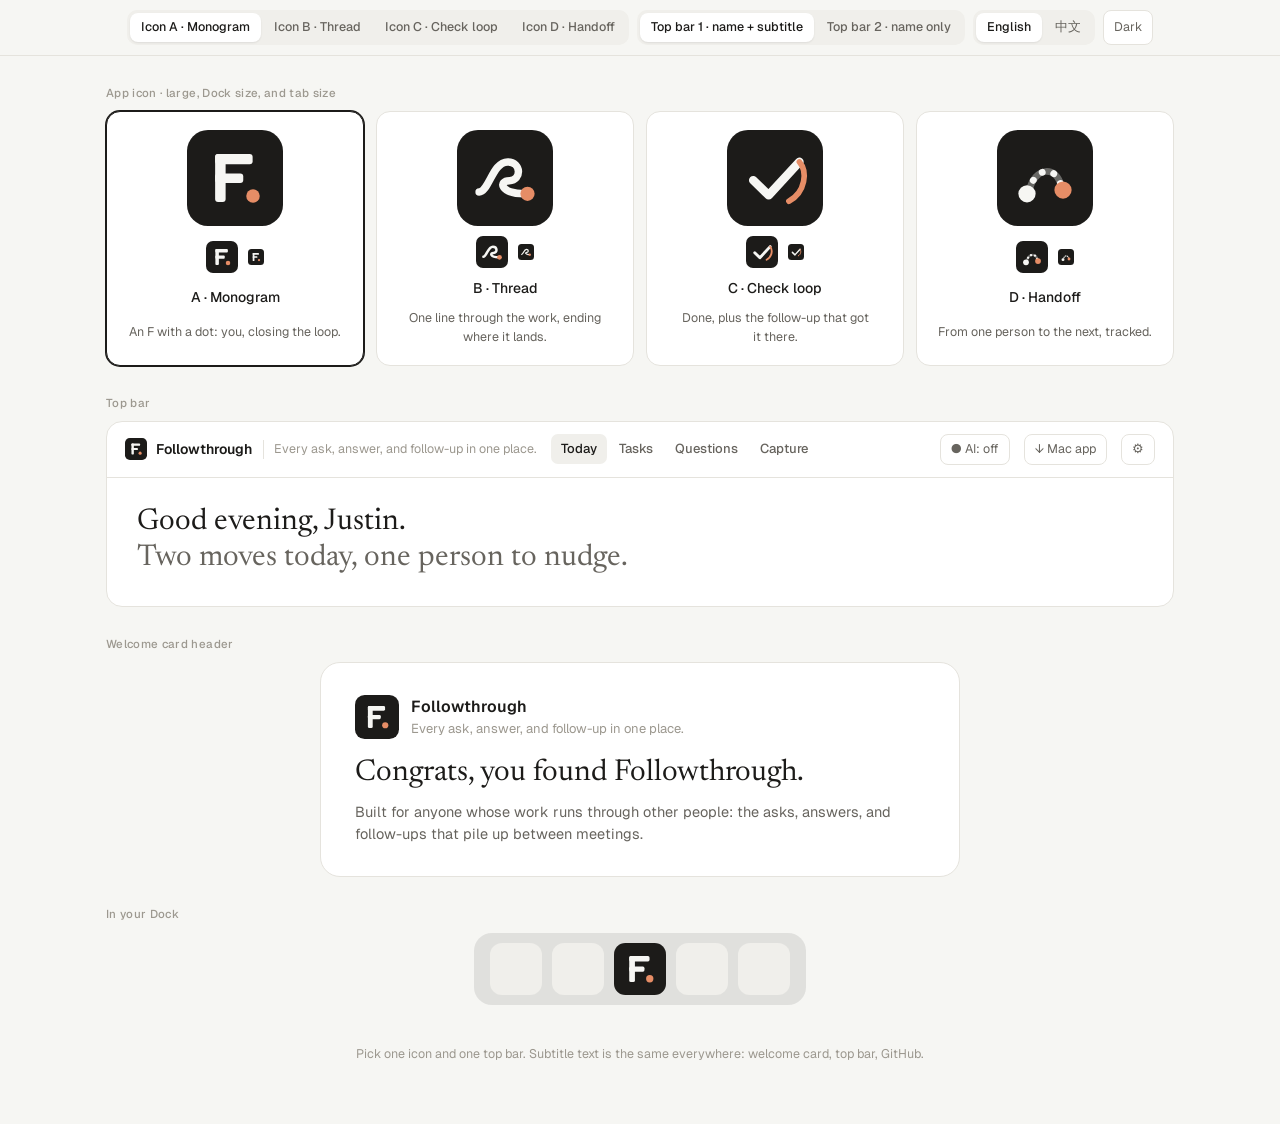
<file: design/previews/brand-preview.html>
<!DOCTYPE html>
<html lang="en">
<head>
<meta charset="utf-8">
<meta name="viewport" content="width=device-width, initial-scale=1">
<title>Followthrough Brand Preview</title>
<link rel="preconnect" href="https://fonts.googleapis.com">
<link rel="preconnect" href="https://fonts.gstatic.com" crossorigin>
<link rel="stylesheet" href="https://fonts.googleapis.com/css2?family=Geist:wght@400;500;600&family=Newsreader:opsz,wght@6..72,400&display=swap">
<style>
:root{--bg:#f6f6f3;--surface:#fff;--surface-2:#f0efeb;--border:#e5e3dd;--ink:#1c1b19;--ink-2:#67645e;--ink-3:#9c988f;--clay:#e68d66;--accent:#2f56c9;--on-ink:#fff;
  --display:"Newsreader","Songti SC",Georgia,serif;--body:"Geist","PingFang SC",-apple-system,sans-serif}
@media (prefers-color-scheme:dark){:root:not([data-theme="light"]){--bg:#131312;--surface:#1b1b1a;--surface-2:#242422;--border:#2e2d2a;--ink:#ecebe6;--ink-2:#a6a39b;--ink-3:#716e67;--accent:#88a5ff;--on-ink:#131312;color-scheme:dark}}
:root[data-theme="dark"]{--bg:#131312;--surface:#1b1b1a;--surface-2:#242422;--border:#2e2d2a;--ink:#ecebe6;--ink-2:#a6a39b;--ink-3:#716e67;--accent:#88a5ff;--on-ink:#131312;color-scheme:dark}
*{box-sizing:border-box}
body{margin:0;background:var(--bg);color:var(--ink);font-family:var(--body);font-size:14px;line-height:1.5;-webkit-font-smoothing:antialiased}
h1,h2{text-wrap:balance;margin:0}p{text-wrap:pretty}
button{font:inherit;color:inherit;cursor:pointer}
.picker{position:sticky;top:0;z-index:5;display:flex;justify-content:center;gap:8px;flex-wrap:wrap;padding:10px 16px;background:var(--bg);border-bottom:1px solid var(--border)}
.seg{display:inline-flex;background:var(--surface-2);border-radius:10px;padding:3px;gap:2px;flex-wrap:wrap}
.seg button{border:0;background:none;color:var(--ink-2);padding:5px 11px;border-radius:8px;font-size:12.5px;font-weight:500}
.seg button.on{background:var(--surface);color:var(--ink);box-shadow:0 1px 2px rgba(0,0,0,.08)}
.ghost{border:1px solid var(--border);background:var(--surface);color:var(--ink-2);border-radius:8px;padding:5px 10px;font-size:12.5px}
.wrap{max-width:1100px;margin:0 auto;padding:28px 16px 48px;display:grid;gap:28px}
.lbl{font-size:11.5px;font-weight:500;color:var(--ink-3);letter-spacing:.03em;margin-bottom:10px}
.icons{display:grid;grid-template-columns:repeat(4,minmax(0,1fr));gap:12px}
.ic{border:1px solid var(--border);background:var(--surface);border-radius:14px;padding:18px;display:grid;justify-items:center;gap:10px;text-align:center}
.ic.on{border-color:var(--ink);box-shadow:0 0 0 1px var(--ink)}
.ic svg.big{width:96px;height:96px}
.ic .row{display:flex;gap:10px;align-items:center}
.ic .row svg{width:32px;height:32px}.ic .row svg.tiny{width:16px;height:16px}
.ic .n{font-weight:500}.ic .d{font-size:12.5px;color:var(--ink-2)}
.app{background:var(--surface);border:1px solid var(--border);border-radius:16px;overflow:hidden}
.top{display:flex;align-items:center;gap:14px;padding:12px 18px;border-bottom:1px solid var(--border)}
.brand{display:flex;align-items:center;gap:9px;flex:none}
.brand svg{width:22px;height:22px}
.brand .nm{font-weight:600}
.brand .tag{font-size:12.5px;color:var(--ink-3);padding-left:10px;margin-left:2px;border-left:1px solid var(--border);white-space:nowrap}
.nav{display:flex;gap:2px}.nav span{padding:5px 10px;border-radius:7px;color:var(--ink-2);font-size:13px;font-weight:500;white-space:nowrap}.nav span.on{background:var(--surface-2);color:var(--ink)}
.grow{flex:1}
.tbtn{border:1px solid var(--border);border-radius:8px;padding:5px 10px;font-size:12.5px;color:var(--ink-2);white-space:nowrap}
.board{padding:26px 30px 30px}
.hello{font-family:var(--display);font-weight:400;font-size:30px;line-height:1.2}.hello .l2{color:var(--ink-2)}
.welcome{background:var(--surface);border:1px solid var(--border);border-radius:20px;padding:32px 34px;max-width:640px;margin:0 auto}
.welcome .head{display:flex;align-items:center;gap:12px;margin-bottom:16px}
.welcome .head svg{width:44px;height:44px}
.welcome .wn{font-weight:600;font-size:16px}.welcome .wt{font-size:13px;color:var(--ink-3)}
.welcome h2{font-family:var(--display);font-weight:400;font-size:30px;line-height:1.2;margin:4px 0 10px}
.welcome p{color:var(--ink-2);font-size:14.5px;margin:0}
.dock{display:flex;justify-content:center;gap:10px;padding:10px 16px;background:rgba(120,120,120,.18);border-radius:18px;width:max-content;margin:0 auto}
.dock .d{width:52px;height:52px;border-radius:12px;background:var(--surface-2)}
.dock svg{width:52px;height:52px}
.note{text-align:center;color:var(--ink-3);font-size:12.5px}
@media (max-width:760px){.icons{grid-template-columns:repeat(2,minmax(0,1fr))}.nav{display:none}.brand .tag{display:none}}
</style>
</head>
<body>
<div class="picker">
  <div class="seg" id="iconSeg"><button data-i="0" class="on">Icon A · Monogram</button><button data-i="1">Icon B · Thread</button><button data-i="2">Icon C · Check loop</button><button data-i="3">Icon D · Handoff</button></div>
  <div class="seg" id="barSeg"><button data-b="tag" class="on">Top bar 1 · name + subtitle</button><button data-b="plain">Top bar 2 · name only</button></div>
  <div class="seg" id="langSeg"><button data-l="en" class="on">English</button><button data-l="zh">中文</button></div>
  <button class="ghost" id="theme">Dark</button>
</div>
<div class="wrap">
  <div><div class="lbl" id="l1"></div><div class="icons" id="icons"></div></div>
  <div><div class="lbl" id="l2"></div><div class="app"><div class="top" id="top"></div><div class="board" id="board"></div></div></div>
  <div><div class="lbl" id="l3"></div><div class="welcome" id="welcome"></div></div>
  <div><div class="lbl" id="l4"></div><div class="dock" id="dock"></div></div>
  <p class="note" id="note"></p>
</div>
<script>
const INK="#1c1b19",LIGHT="#f6f6f3",CLAY="#e68d66";
const ICONS=[
 // A: monogram F with a clay dot
 `<svg viewBox="0 0 512 512"><rect width="512" height="512" rx="112" fill="${INK}"/><rect x="150" y="128" width="56" height="256" rx="16" fill="${LIGHT}"/><rect x="150" y="128" width="200" height="54" rx="16" fill="${LIGHT}"/><rect x="150" y="232" width="150" height="50" rx="16" fill="${LIGHT}"/><circle cx="352" cy="352" r="36" fill="${CLAY}"/></svg>`,
 // B: a thread that loops once and lands on a dot
 `<svg viewBox="0 0 512 512"><rect width="512" height="512" rx="112" fill="${INK}"/><path d="M118 330 C 170 330, 190 170, 270 170 C 345 170, 345 270, 280 270 C 220 270, 230 340, 360 340" fill="none" stroke="${LIGHT}" stroke-width="40" stroke-linecap="round"/><circle cx="376" cy="340" r="38" fill="${CLAY}"/></svg>`,
 // C: a check whose tail circles back
 `<svg viewBox="0 0 512 512"><rect width="512" height="512" rx="112" fill="${INK}"/><path d="M140 268 L 222 348 L 386 170" fill="none" stroke="${LIGHT}" stroke-width="46" stroke-linecap="round" stroke-linejoin="round"/><path d="M386 170 C 430 220, 420 330, 330 380" fill="none" stroke="${CLAY}" stroke-width="30" stroke-linecap="round"/></svg>`,
 // D: two people (dots) linked; the far one is where it lands
 `<svg viewBox="0 0 512 512"><rect width="512" height="512" rx="112" fill="${INK}"/><path d="M170 330 C 200 190, 320 190, 342 300" fill="none" stroke="${LIGHT}" stroke-width="36" stroke-linecap="round" stroke-dasharray="1 64"/><path d="M170 330 C 200 190, 320 190, 342 300" fill="none" stroke="${LIGHT}" stroke-width="36" stroke-linecap="round" opacity=".35"/><circle cx="160" cy="340" r="46" fill="${LIGHT}"/><circle cx="352" cy="320" r="46" fill="${CLAY}"/></svg>`];
const T={en:{name:"Followthrough",tag:"Every ask, answer, and follow-up in one place.",icons:[["Monogram","An F with a dot: you, closing the loop."],["Thread","One line through the work, ending where it lands."],["Check loop","Done, plus the follow-up that got it there."],["Handoff","From one person to the next, tracked."]],
 nav:["Today","Tasks","Questions","Capture"],ai:"AI: off",mac:"↓ Mac app",hello:"Good evening, Justin.",l2:"Two moves today, one person to nudge.",
 l1:"App icon · large, Dock size, and tab size",l2t:"Top bar",l3:"Welcome card header",l4:"In your Dock",
 wh:"Congrats, you found Followthrough.",wp:"Built for anyone whose work runs through other people: the asks, answers, and follow-ups that pile up between meetings.",
 note:"Pick one icon and one top bar. Subtitle text is the same everywhere: welcome card, top bar, GitHub."},
 zh:{name:"Followthrough",tag:"所有请求、答复和待跟进，都在一处。",icons:[["字母","一个 F 加一个点：你把事情闭环。"],["一条线","一条线穿过工作，落在终点。"],["回环勾","完成了，也带上让它完成的那次跟进。"],["交接","从一个人到下一个人，全程有记录。"]],
 nav:["今天","任务","问题","记录"],ai:"AI：未连接",mac:"↓ Mac 应用",hello:"晚上好，Justin。",l2:"今天有两件要推进，一个人要催。",
 l1:"App 图标 · 大图、Dock 尺寸、标签页尺寸",l2t:"顶栏",l3:"欢迎卡片的标题区",l4:"在 Dock 里",
 wh:"恭喜，你找到了 Followthrough。",wp:"为所有需要和别人协作推进工作的人而做：会议之间那些零散的需求、答复和待跟进事项，都在这里接住。",
 note:"选一个图标和一种顶栏。副标题在欢迎卡片、顶栏和 GitHub 上用同一句。"}};
let ic=0,bar="tag",L="en";
function show(){const t=T[L];
 document.getElementById("l1").textContent=t.l1;document.getElementById("l2").textContent=t.l2t;document.getElementById("l3").textContent=t.l3;document.getElementById("l4").textContent=t.l4;document.getElementById("note").textContent=t.note;
 document.getElementById("icons").innerHTML=ICONS.map((s,i)=>`<button class="ic${i===ic?" on":""}" data-i="${i}">${s.replace("<svg",'<svg class="big"')}<div class="row">${s}${s.replace("<svg",'<svg class="tiny"')}</div><div class="n">${"ABCD"[i]} · ${t.icons[i][0]}</div><div class="d">${t.icons[i][1]}</div></button>`).join("");
 document.getElementById("top").innerHTML=`<div class="brand">${ICONS[ic]}<span class="nm">${t.name}</span>${bar==="tag"?`<span class="tag">${t.tag}</span>`:""}</div><div class="nav">${t.nav.map((x,i)=>`<span class="${i===0?"on":""}">${x}</span>`).join("")}</div><span class="grow"></span><span class="tbtn">● ${t.ai}</span><span class="tbtn">${t.mac}</span><span class="tbtn">⚙</span>`;
 document.getElementById("board").innerHTML=`<h1 class="hello"><span>${t.hello}</span><br><span class="l2">${t.l2}</span></h1>`;
 document.getElementById("welcome").innerHTML=`<div class="head">${ICONS[ic]}<div><div class="wn">${t.name}</div><div class="wt">${t.tag}</div></div></div><h2>${t.wh}</h2><p>${t.wp}</p>`;
 document.getElementById("dock").innerHTML=`<div class="d"></div><div class="d"></div>${ICONS[ic]}<div class="d"></div><div class="d"></div>`;
 document.querySelectorAll("#iconSeg button").forEach(b=>b.classList.toggle("on",+b.dataset.i===ic));
 document.querySelectorAll("#barSeg button").forEach(b=>b.classList.toggle("on",b.dataset.b===bar));
 document.querySelectorAll("#langSeg button").forEach(b=>b.classList.toggle("on",b.dataset.l===L));
 if(L==="en")document.querySelectorAll(".d,.welcome p,.welcome h2,.hello span").forEach(el=>{const w=document.createTreeWalker(el,NodeFilter.SHOW_TEXT);let last=null,n;while(n=w.nextNode())if(n.nodeValue.trim())last=n;if(last)last.nodeValue=last.nodeValue.replace(/(\S)[ ]+(\S+\s*)$/,"$1 $2");});
}
document.addEventListener("click",e=>{const g=s=>e.target.closest(s);let el;
 if(el=g("[data-i]")){ic=+el.dataset.i;show();}else if(el=g("[data-b]")){bar=el.dataset.b;show();}else if(el=g("[data-l]")){L=el.dataset.l;show();}});
const root=document.documentElement,th=document.getElementById("theme");const isDark=()=>root.dataset.theme?root.dataset.theme==="dark":matchMedia("(prefers-color-scheme: dark)").matches;
th.onclick=()=>{root.dataset.theme=isDark()?"light":"dark";th.textContent=isDark()?"Light":"Dark";};th.textContent=isDark()?"Light":"Dark";show();
</script>
</body>
</html>
</file>
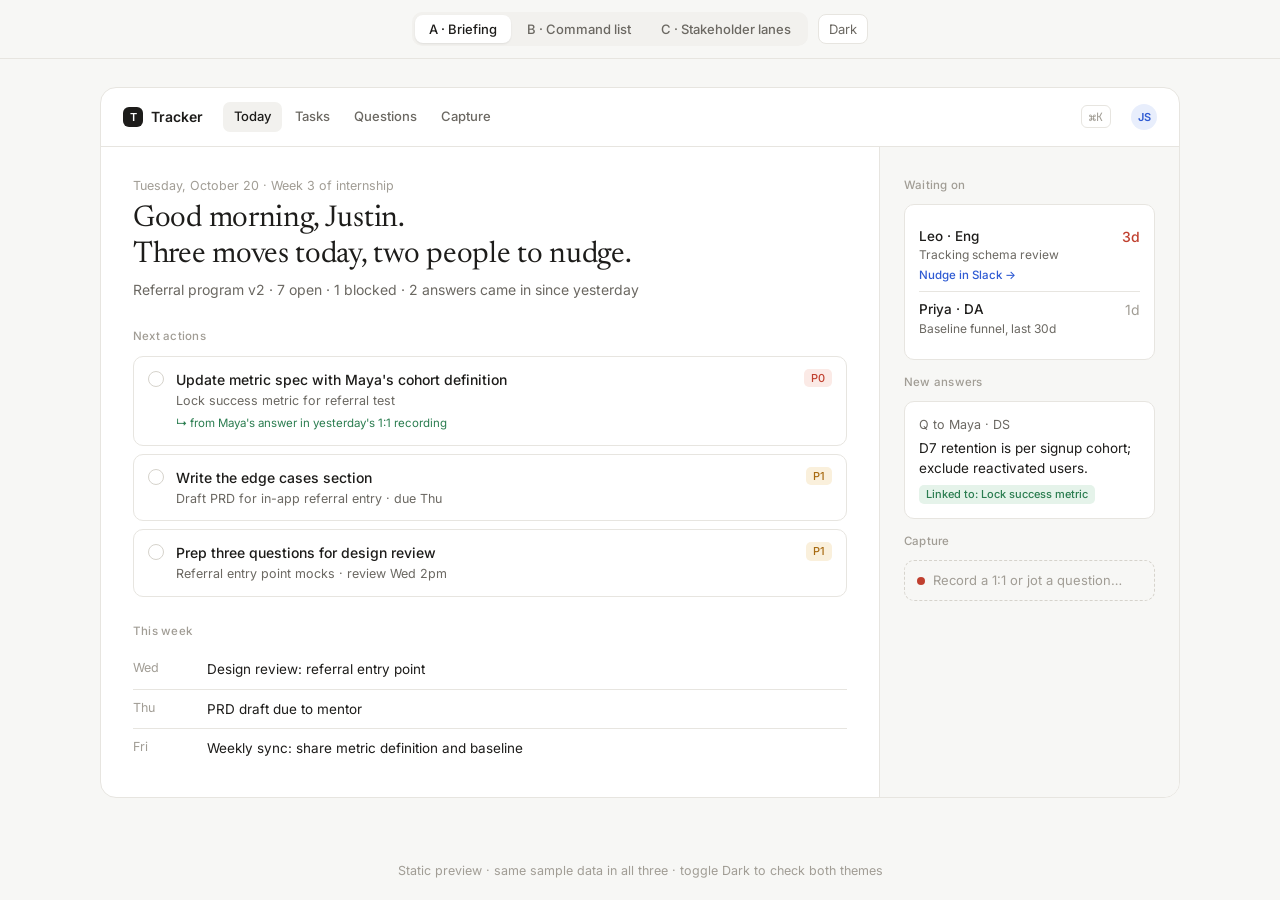
<file: design/previews/demand-tracker-directions.html>
<!DOCTYPE html>
<html lang="en">
<head>
<meta charset="utf-8">
<meta name="viewport" content="width=device-width, initial-scale=1">
<title>Tracker Directions</title>
<link rel="preconnect" href="https://fonts.googleapis.com">
<link rel="preconnect" href="https://fonts.gstatic.com" crossorigin>
<link href="https://fonts.googleapis.com/css2?family=Inter:wght@400;500;600&family=Newsreader:opsz,wght@6..72,400;6..72,500&family=JetBrains+Mono:wght@400&display=swap" rel="stylesheet">
<style>
:root{
  --bg:#f7f7f5;--surface:#ffffff;--surface-2:#f2f1ee;--hover:#efeee9;
  --border:#e7e5e0;--border-strong:#d6d3cc;
  --ink:#1d1c1a;--ink-2:#6b6862;--ink-3:#a19d95;
  --accent:#2f5bd3;--accent-soft:#e8eefc;
  --danger:#c0402f;--danger-soft:#fbeae6;
  --warn:#a86b12;--warn-soft:#faf0dc;
  --ok:#2b7d50;--ok-soft:#e5f3ea;
  --violet:#6a4bb8;--violet-soft:#efeafa;
  --serif:"Newsreader",Georgia,serif;--sans:"Inter",-apple-system,BlinkMacSystemFont,"Segoe UI",sans-serif;--mono:"JetBrains Mono",ui-monospace,monospace;
}
@media (prefers-color-scheme:dark){:root:not([data-theme="light"]){
  --bg:#141413;--surface:#1c1c1b;--surface-2:#242422;--hover:#2a2a28;
  --border:#2f2e2c;--border-strong:#3d3c39;
  --ink:#ecebe7;--ink-2:#a5a29b;--ink-3:#6f6c66;
  --accent:#86a4ff;--accent-soft:#1f2a47;
  --danger:#f08473;--danger-soft:#3a201c;
  --warn:#e4ad55;--warn-soft:#382b15;
  --ok:#66c792;--ok-soft:#183223;
  --violet:#b39cf0;--violet-soft:#2a2340;
}}
:root[data-theme="dark"]{
  --bg:#141413;--surface:#1c1c1b;--surface-2:#242422;--hover:#2a2a28;
  --border:#2f2e2c;--border-strong:#3d3c39;
  --ink:#ecebe7;--ink-2:#a5a29b;--ink-3:#6f6c66;
  --accent:#86a4ff;--accent-soft:#1f2a47;
  --danger:#f08473;--danger-soft:#3a201c;
  --warn:#e4ad55;--warn-soft:#382b15;
  --ok:#66c792;--ok-soft:#183223;
  --violet:#b39cf0;--violet-soft:#2a2340;
}
*{box-sizing:border-box}
h1,h2,h3{text-wrap:balance}
p,div,span{text-wrap:pretty}
body{margin:0;background:var(--bg);color:var(--ink);font-family:var(--sans);font-size:14px;line-height:1.5;-webkit-font-smoothing:antialiased}
button{font-family:inherit}

/* picker bar */
.picker{position:sticky;top:0;z-index:10;display:flex;justify-content:center;align-items:center;gap:10px;padding:12px 16px;background:var(--bg);border-bottom:1px solid var(--border)}
.seg{display:inline-flex;background:var(--surface-2);border-radius:10px;padding:3px;gap:2px}
.seg button{border:0;background:none;color:var(--ink-2);padding:6px 14px;border-radius:8px;font-size:13px;font-weight:500;cursor:pointer}
.seg button.on{background:var(--surface);color:var(--ink);box-shadow:0 1px 2px rgba(0,0,0,.08)}
.iconbtn{border:1px solid var(--border);background:var(--surface);color:var(--ink-2);border-radius:8px;padding:6px 10px;font-size:13px;cursor:pointer}

/* app frame */
.stage{display:flex;justify-content:center;padding:28px 16px 64px}
.app{width:100%;max-width:1080px;background:var(--surface);border:1px solid var(--border);border-radius:16px;overflow:hidden}
.topbar{display:flex;align-items:center;gap:20px;padding:14px 22px;border-bottom:1px solid var(--border)}
.brand{display:flex;align-items:center;gap:8px;font-weight:600;font-size:14px}
.mark{width:20px;height:20px;border-radius:6px;background:var(--ink);color:var(--surface);display:grid;place-items:center;font-size:11px;font-weight:600}
.nav{display:flex;gap:2px}
.nav span{padding:5px 11px;border-radius:7px;color:var(--ink-2);font-size:13px;font-weight:500}
.nav span.on{background:var(--surface-2);color:var(--ink)}
.topbar .sp{flex:1}
.kbd{font-family:var(--mono);font-size:11.5px;color:var(--ink-3);border:1px solid var(--border);border-radius:6px;padding:2px 7px}
.avatar{width:26px;height:26px;border-radius:50%;background:var(--accent-soft);color:var(--accent);display:grid;place-items:center;font-size:11px;font-weight:600}

.view{display:none}.view.on{display:block}

/* shared atoms */
.label{font-size:11.5px;font-weight:500;color:var(--ink-3);letter-spacing:.02em;margin:0 0 10px}
.tag{display:inline-block;font-size:11px;font-weight:500;padding:1px 7px;border-radius:5px;white-space:nowrap}
.p0{background:var(--danger-soft);color:var(--danger)}
.p1{background:var(--warn-soft);color:var(--warn)}
.p2{background:var(--surface-2);color:var(--ink-2)}
.who{background:var(--violet-soft);color:var(--violet)}
.okt{background:var(--ok-soft);color:var(--ok)}
.circle{width:16px;height:16px;border:1.5px solid var(--border-strong);border-radius:50%;flex:none;margin-top:2px}
.muted{color:var(--ink-2)}.faint{color:var(--ink-3)}
.late{color:var(--danger);font-weight:500}

/* A · Briefing */
.a-wrap{display:grid;grid-template-columns:minmax(0,1fr) 300px}
.a-main{padding:30px 32px}
.a-rail{border-left:1px solid var(--border);padding:30px 24px;background:var(--bg)}
.a-date{font-size:12.5px;color:var(--ink-3);margin-bottom:6px}
.a-hello{font-family:var(--serif);font-size:30px;line-height:1.2;font-weight:400;letter-spacing:-.01em;margin:0 0 6px}
.a-sub{color:var(--ink-2);margin:0 0 28px}
.a-item{display:flex;gap:12px;align-items:flex-start;padding:12px 14px;border:1px solid var(--border);border-radius:10px;margin-bottom:8px}
.a-item .t{font-weight:500}
.a-item .s{font-size:12.5px;color:var(--ink-2);margin-top:2px}
.a-item .tags{margin-left:auto;display:flex;gap:5px;flex:none}
.a-src{display:inline-flex;align-items:center;gap:4px;font-size:11.5px;color:var(--ok);margin-top:5px}
.a-sec{margin-top:26px}
.a-row{display:flex;gap:12px;padding:9px 0;border-bottom:1px solid var(--border);font-size:13.5px}
.a-row:last-child{border-bottom:0}
.a-row .d{width:62px;flex:none;color:var(--ink-3);font-size:12.5px}
.rail-card{background:var(--surface);border:1px solid var(--border);border-radius:10px;padding:14px;margin-bottom:14px}
.wait{display:flex;justify-content:space-between;gap:8px;padding:7px 0;border-bottom:1px solid var(--border)}
.wait:last-child{border-bottom:0}
.wait .n{font-size:13.5px;font-weight:500}
.wait .w{font-size:12px;color:var(--ink-2)}
.nudge{font-size:11.5px;color:var(--accent);font-weight:500;margin-top:3px}
.ans .q{font-size:12.5px;color:var(--ink-2)}
.ans .r{font-size:13.5px;margin:3px 0 4px}
.capture{display:flex;align-items:center;gap:8px;border:1px dashed var(--border-strong);border-radius:10px;padding:10px 12px;color:var(--ink-3);font-size:13px}
.rec-dot{width:8px;height:8px;border-radius:50%;background:var(--danger)}

/* B · Command list */
.b-wrap{display:grid;grid-template-columns:minmax(0,1fr) 340px;min-height:560px}
.b-main{padding:20px 22px}
.b-filters{display:flex;align-items:center;gap:6px;margin-bottom:14px}
.b-filters span{padding:4px 11px;border-radius:7px;font-size:12.5px;color:var(--ink-2);font-weight:500}
.b-filters span.on{background:var(--surface-2);color:var(--ink)}
.b-filters .sp{flex:1}
.b-filters input{border:1px solid var(--border);background:var(--surface);color:var(--ink);border-radius:8px;padding:5px 10px;font-size:12.5px;width:170px;font-family:inherit}
.b-head,.b-row{display:grid;grid-template-columns:14px minmax(0,1fr) 92px 70px 44px;gap:12px;align-items:start}
.b-head{font-size:11px;color:var(--ink-3);padding:6px 10px;border-bottom:1px solid var(--border)}
.b-grp{font-size:11.5px;font-weight:500;color:var(--ink-3);padding:14px 10px 6px}
.b-row{padding:10px;border-radius:8px;font-size:13.5px}
.b-row.sel{background:var(--accent-soft)}
.b-row .dot{width:8px;height:8px;border-radius:50%;margin-top:6px}
.b-row .t{font-weight:500}
.b-row .n{font-size:12.5px;color:var(--ink-2);margin-top:1px}
.b-row .w{font-size:12.5px;color:var(--ink-2)}
.b-side{border-left:1px solid var(--border);padding:22px;background:var(--bg)}
.b-side h3{font-size:16px;font-weight:600;margin:6px 0 14px;line-height:1.35}
.field{margin-bottom:14px}
.field .k{font-size:11.5px;color:var(--ink-3);margin-bottom:4px}
.field .v{font-size:13.5px}
.next-box{background:var(--surface);border:1px solid var(--accent);border-radius:9px;padding:10px 12px;font-size:13.5px}
.thread{border-left:2px solid var(--border);padding-left:12px;margin-top:6px}
.thread .e{font-size:12.5px;margin-bottom:10px}
.thread .e .m{color:var(--ink-3);font-size:11.5px}

/* C · Lanes */
.c-wrap{padding:22px}
.c-strip{display:flex;gap:10px;margin-bottom:18px;flex-wrap:wrap}
.c-stat{flex:1;min-width:130px;background:var(--bg);border:1px solid var(--border);border-radius:10px;padding:10px 14px}
.c-stat .n{font-size:22px;font-weight:600;letter-spacing:-.02em}
.c-stat .l{font-size:12px;color:var(--ink-2)}
.c-lanes{display:grid;grid-template-columns:repeat(4,minmax(0,1fr));gap:12px}
.lane{background:var(--bg);border:1px solid var(--border);border-radius:12px;padding:12px}
.lane-h{display:flex;align-items:center;gap:8px;margin-bottom:10px}
.lane-h .av{width:24px;height:24px;border-radius:50%;display:grid;place-items:center;font-size:10.5px;font-weight:600}
.lane-h .nm{font-size:13px;font-weight:600}
.lane-h .rl{font-size:11.5px;color:var(--ink-3)}
.lane-h .ct{margin-left:auto;font-size:11.5px;color:var(--ink-3)}
.lc{background:var(--surface);border:1px solid var(--border);border-radius:9px;padding:10px 11px;margin-bottom:8px}
.lc .st{font-size:11px;font-weight:500;margin-bottom:4px}
.lc .t{font-size:13px;font-weight:500;line-height:1.4}
.lc .s{font-size:12px;color:var(--ink-2);margin-top:3px}
.lc .lk{font-size:11.5px;color:var(--ink-3);margin-top:6px}
.lc.block{border-color:var(--danger);background:var(--danger-soft)}
.lc.block .t{color:var(--danger)}
.add{font-size:12.5px;color:var(--ink-3);padding:6px 4px}

.note{max-width:1080px;margin:0 auto;padding:0 16px;color:var(--ink-3);font-size:12.5px;text-align:center}

@media (max-width:860px){
  .a-wrap,.b-wrap{grid-template-columns:1fr}
  .a-rail,.b-side{border-left:0;border-top:1px solid var(--border)}
  .c-lanes{grid-template-columns:repeat(2,minmax(0,1fr))}
  .nav{display:none}
}
@media (max-width:520px){
  .c-lanes{grid-template-columns:1fr}
  .a-main{padding:22px 18px}
  .b-head,.b-row{grid-template-columns:14px minmax(0,1fr) 44px}
  .b-head span:nth-child(3),.b-head span:nth-child(4),.b-row>:nth-child(3),.b-row>:nth-child(4){display:none}
}
</style>
</head>
<body>

<div class="picker">
  <div class="seg" id="seg">
    <button data-v="a" class="on">A · Briefing</button>
    <button data-v="b">B · Command list</button>
    <button data-v="c">C · Stakeholder lanes</button>
  </div>
  <button class="iconbtn" id="theme">Dark</button>
</div>

<div class="stage">
<div class="app">
  <div class="topbar">
    <div class="brand"><div class="mark">T</div>Tracker</div>
    <div class="nav"><span class="on">Today</span><span>Tasks</span><span>Questions</span><span>Capture</span></div>
    <div class="sp"></div>
    <span class="kbd">⌘K</span>
    <div class="avatar">JS</div>
  </div>

  <!-- A -->
  <section class="view on" id="v-a">
    <div class="a-wrap">
      <div class="a-main">
        <div class="a-date">Tuesday, October 20 · Week 3 of internship</div>
        <h1 class="a-hello">Good morning, Justin.<br>Three moves today, two people to nudge.</h1>
        <p class="a-sub">Referral program v2 · 7 open · 1 blocked · 2 answers came in since yesterday</p>

        <div class="label">Next actions</div>
        <div class="a-item">
          <div class="circle"></div>
          <div>
            <div class="t">Update metric spec with Maya's cohort definition</div>
            <div class="s">Lock success metric for referral test</div>
            <div class="a-src">↳ from Maya's answer in yesterday's 1:1 recording</div>
          </div>
          <div class="tags"><span class="tag p0">P0</span></div>
        </div>
        <div class="a-item">
          <div class="circle"></div>
          <div>
            <div class="t">Write the edge cases section</div>
            <div class="s">Draft PRD for in-app referral entry · due Thu</div>
          </div>
          <div class="tags"><span class="tag p1">P1</span></div>
        </div>
        <div class="a-item">
          <div class="circle"></div>
          <div>
            <div class="t">Prep three questions for design review</div>
            <div class="s">Referral entry point mocks · review Wed 2pm</div>
          </div>
          <div class="tags"><span class="tag p1">P1</span></div>
        </div>

        <div class="a-sec">
          <div class="label">This week</div>
          <div class="a-row"><span class="d">Wed</span><span>Design review: referral entry point</span></div>
          <div class="a-row"><span class="d">Thu</span><span>PRD draft due to mentor</span></div>
          <div class="a-row"><span class="d">Fri</span><span>Weekly sync: share metric definition and baseline</span></div>
        </div>
      </div>

      <aside class="a-rail">
        <div class="label">Waiting on</div>
        <div class="rail-card">
          <div class="wait"><div><div class="n">Leo · Eng</div><div class="w">Tracking schema review</div><div class="nudge">Nudge in Slack →</div></div><span class="late">3d</span></div>
          <div class="wait"><div><div class="n">Priya · DA</div><div class="w">Baseline funnel, last 30d</div></div><span class="faint">1d</span></div>
        </div>

        <div class="label">New answers</div>
        <div class="rail-card ans">
          <div class="q">Q to Maya · DS</div>
          <div class="r">D7 retention is per signup cohort; exclude reactivated users.</div>
          <span class="tag okt">Linked to: Lock success metric</span>
        </div>

        <div class="label">Capture</div>
        <div class="capture"><span class="rec-dot"></span>Record a 1:1 or jot a question…</div>
      </aside>
    </div>
  </section>

  <!-- B -->
  <section class="view" id="v-b">
    <div class="b-wrap">
      <div class="b-main">
        <div class="b-filters">
          <span class="on">Now 3</span><span>Waiting 2</span><span>Later 4</span><span>Done 6</span>
          <div class="sp"></div>
          <input placeholder="Filter by task, person, team">
        </div>
        <div class="b-head"><span></span><span>Task → next action</span><span>With</span><span>Due</span><span>Age</span></div>

        <div class="b-grp">P0</div>
        <div class="b-row sel">
          <span class="dot" style="background:var(--danger)"></span>
          <div><div class="t">Lock success metric for referral test</div><div class="n">→ Update spec with cohort definition</div></div>
          <span class="w">Maya · DS</span><span class="w">Today</span><span class="faint">4d</span>
        </div>
        <div class="b-row">
          <span class="dot" style="background:var(--danger)"></span>
          <div><div class="t">Align event tracking spec <span class="tag p0">blocked</span></div><div class="n">→ Nudge Leo on schema review</div></div>
          <span class="w">Leo · Eng</span><span class="w">Wed</span><span class="late">3d</span>
        </div>

        <div class="b-grp">P1</div>
        <div class="b-row">
          <span class="dot" style="background:var(--warn)"></span>
          <div><div class="t">Draft PRD for in-app referral entry</div><div class="n">→ Write edge cases section</div></div>
          <span class="w">Self</span><span class="w">Thu</span><span class="faint">5d</span>
        </div>
        <div class="b-row">
          <span class="dot" style="background:var(--warn)"></span>
          <div><div class="t">Baseline funnel numbers</div><div class="n">→ Waiting on last 30d by channel</div></div>
          <span class="w">Priya · DA</span><span class="w">Fri</span><span class="faint">1d</span>
        </div>
        <div class="b-row">
          <span class="dot" style="background:var(--warn)"></span>
          <div><div class="t">Design review: referral entry point</div><div class="n">→ Prep three questions</div></div>
          <span class="w">Ana · Design</span><span class="w">Wed</span><span class="faint">2d</span>
        </div>

        <div class="b-grp">P2</div>
        <div class="b-row">
          <span class="dot" style="background:var(--ink-3)"></span>
          <div><div class="t">Collect ideas for next iteration</div><div class="n">→ Skim support tickets tagged "invite"</div></div>
          <span class="w">Self</span><span class="w">—</span><span class="faint">6d</span>
        </div>
      </div>

      <aside class="b-side">
        <span class="tag p0">P0</span> <span class="tag who">Maya · DS</span>
        <h3>Lock success metric for referral test</h3>
        <div class="field"><div class="k">Next action</div><div class="next-box">Update metric spec with cohort definition, then share in Friday sync</div></div>
        <div class="field"><div class="k">Waiting on</div><div class="v muted">Nobody — your move</div></div>
        <div class="field"><div class="k">Due</div><div class="v">Today</div></div>
        <div class="field">
          <div class="k">History</div>
          <div class="thread">
            <div class="e"><div class="m">Oct 19 · from 1:1 recording</div>Maya: D7 retention is per signup cohort; exclude reactivated users.</div>
            <div class="e"><div class="m">Oct 17 · question</div>Asked Maya: cohort or rolling D7?</div>
            <div class="e"><div class="m">Oct 16 · created</div>Need one primary metric before PRD review.</div>
          </div>
        </div>
      </aside>
    </div>
  </section>

  <!-- C -->
  <section class="view" id="v-c">
    <div class="c-wrap">
      <div class="c-strip">
        <div class="c-stat"><div class="n">3</div><div class="l">Your moves today</div></div>
        <div class="c-stat"><div class="n">4</div><div class="l">Questions open</div></div>
        <div class="c-stat"><div class="n" style="color:var(--danger)">1</div><div class="l">Blocking, 3d+</div></div>
        <div class="c-stat"><div class="n" style="color:var(--ok)">2</div><div class="l">New answers</div></div>
      </div>
      <div class="c-lanes">
        <div class="lane">
          <div class="lane-h"><div class="av" style="background:var(--accent-soft);color:var(--accent)">JS</div><div><div class="nm">Mine</div><div class="rl">PM</div></div><span class="ct">3</span></div>
          <div class="lc"><div class="st" style="color:var(--danger)">P0 · Today</div><div class="t">Update metric spec with cohort definition</div></div>
          <div class="lc"><div class="st" style="color:var(--warn)">P1 · Thu</div><div class="t">Write PRD edge cases section</div></div>
          <div class="lc"><div class="st" style="color:var(--warn)">P1 · Wed</div><div class="t">Prep questions for design review</div></div>
          <div class="add">+ Add task</div>
        </div>
        <div class="lane">
          <div class="lane-h"><div class="av" style="background:var(--violet-soft);color:var(--violet)">M</div><div><div class="nm">Maya</div><div class="rl">Data science</div></div><span class="ct">2</span></div>
          <div class="lc"><div class="st" style="color:var(--ok)">Answered · yesterday</div><div class="t">Cohort or rolling D7 retention?</div><div class="s">Per signup cohort; exclude reactivated users.</div><div class="lk">↳ Lock success metric</div></div>
          <div class="lc"><div class="st faint">To ask</div><div class="t">Min sample size to detect a 2% lift?</div><div class="lk">↳ Referral A/B test</div></div>
          <div class="add">+ Add question</div>
        </div>
        <div class="lane">
          <div class="lane-h"><div class="av" style="background:var(--ok-soft);color:var(--ok)">P</div><div><div class="nm">Priya</div><div class="rl">Data analytics</div></div><span class="ct">1</span></div>
          <div class="lc"><div class="st" style="color:var(--warn)">Waiting · 1d</div><div class="t">Baseline funnel numbers</div><div class="s">Last 30d, split by channel</div><div class="lk">↳ Lock success metric</div></div>
          <div class="add">+ Add question</div>
        </div>
        <div class="lane">
          <div class="lane-h"><div class="av" style="background:var(--warn-soft);color:var(--warn)">L</div><div><div class="nm">Leo</div><div class="rl">Engineering</div></div><span class="ct">2</span></div>
          <div class="lc block"><div class="st">Waiting 3d · blocking</div><div class="t">Tracking schema review</div><div class="lk">↳ Align event tracking spec</div></div>
          <div class="lc"><div class="st faint">To ask</div><div class="t">Feasibility of deep link entry from SMS?</div><div class="lk">↳ Draft referral PRD</div></div>
          <div class="add">+ Add question</div>
        </div>
      </div>
    </div>
  </section>
</div>
</div>

<p class="note">Static preview · same sample data in all three · toggle Dark to check both themes</p>

<script>
const seg=document.getElementById("seg");
seg.querySelectorAll("button").forEach(b=>b.onclick=()=>{
  seg.querySelectorAll("button").forEach(x=>x.classList.toggle("on",x===b));
  document.querySelectorAll(".view").forEach(v=>v.classList.toggle("on",v.id==="v-"+b.dataset.v));
});
const root=document.documentElement,tb=document.getElementById("theme");
const isDark=()=>root.dataset.theme?root.dataset.theme==="dark":matchMedia("(prefers-color-scheme: dark)").matches;
const sync=()=>tb.textContent=isDark()?"Light":"Dark";
tb.onclick=()=>{root.dataset.theme=isDark()?"light":"dark";sync();};
sync();
</script>
</body>
</html>
</file>
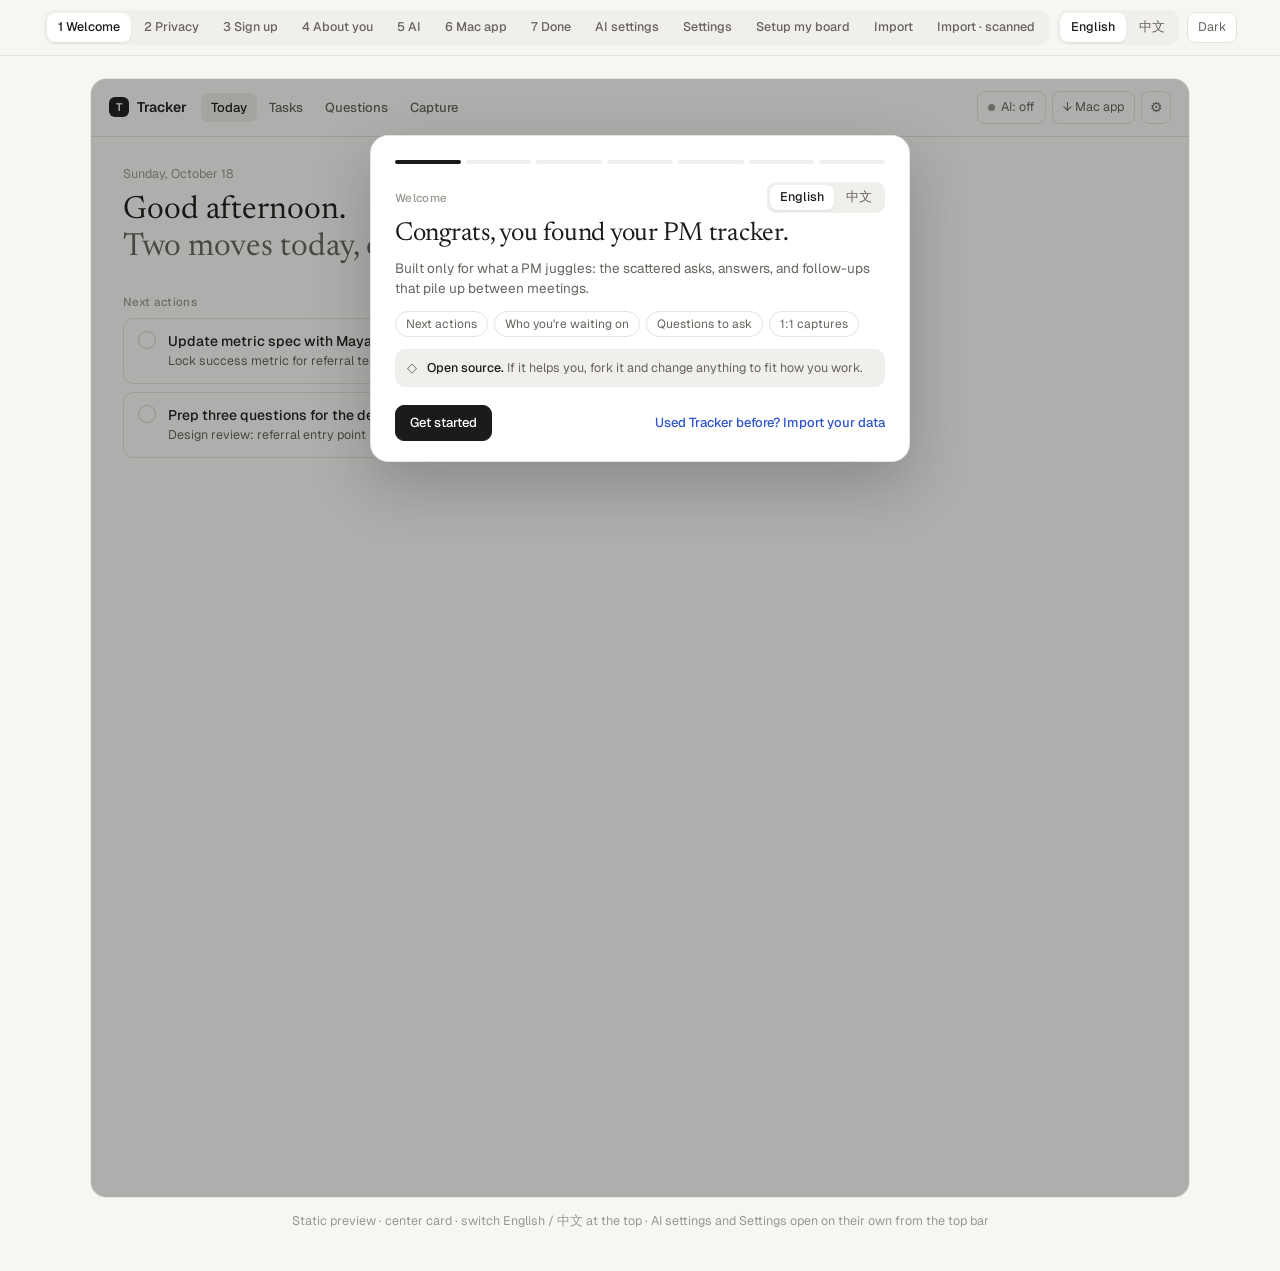
<file: design/previews/onboarding-preview-v2.html>
<!DOCTYPE html>
<html lang="en">
<head>
<meta charset="utf-8">
<meta name="viewport" content="width=device-width, initial-scale=1">
<title>Onboarding Preview v2</title>
<link rel="preconnect" href="https://fonts.googleapis.com">
<link rel="preconnect" href="https://fonts.gstatic.com" crossorigin>
<link rel="stylesheet" href="https://fonts.googleapis.com/css2?family=Geist:wght@400;500;600&family=Geist+Mono:wght@400&family=Newsreader:opsz,wght@6..72,400&display=swap">
<style>
:root{
  --bg:#f6f6f3;--surface:#fff;--surface-2:#f0efeb;--hover:#ecebe6;--border:#e5e3dd;--border-strong:#d3d0c8;
  --ink:#1c1b19;--ink-2:#67645e;--ink-3:#9c988f;--accent:#2f56c9;--accent-soft:#e7ecfb;
  --danger:#bd3f2e;--danger-soft:#fae9e5;--warn:#9f6612;--warn-soft:#f8eedb;--ok:#2a7a4e;--ok-soft:#e3f1e8;
  --violet:#6548b3;--violet-soft:#eee9f9;--clay:#b95d38;--clay-soft:#f7e9e2;--on-ink:#fff;--scrim:rgba(20,18,15,.34);
  --display:"Newsreader","Songti SC",Georgia,serif;--body:"Geist","PingFang SC",-apple-system,BlinkMacSystemFont,"Segoe UI",sans-serif;--mono:"Geist Mono",ui-monospace,monospace;
}
@media (prefers-color-scheme:dark){:root:not([data-theme="light"]){--bg:#131312;--surface:#1b1b1a;--surface-2:#242422;--hover:#2a2a27;--border:#2e2d2a;--border-strong:#3e3d39;--ink:#ecebe6;--ink-2:#a6a39b;--ink-3:#716e67;--accent:#88a5ff;--accent-soft:#1f2946;--danger:#f0836f;--danger-soft:#3a1f1a;--warn:#e2ab52;--warn-soft:#372a14;--ok:#68c690;--ok-soft:#173122;--violet:#b49df0;--violet-soft:#29223f;--clay:#e68d66;--clay-soft:#38241b;--on-ink:#131312;--scrim:rgba(0,0,0,.5);color-scheme:dark}}
:root[data-theme="dark"]{--bg:#131312;--surface:#1b1b1a;--surface-2:#242422;--hover:#2a2a27;--border:#2e2d2a;--border-strong:#3e3d39;--ink:#ecebe6;--ink-2:#a6a39b;--ink-3:#716e67;--accent:#88a5ff;--accent-soft:#1f2946;--danger:#f0836f;--danger-soft:#3a1f1a;--warn:#e2ab52;--warn-soft:#372a14;--ok:#68c690;--ok-soft:#173122;--violet:#b49df0;--violet-soft:#29223f;--clay:#e68d66;--clay-soft:#38241b;--on-ink:#131312;--scrim:rgba(0,0,0,.5);color-scheme:dark}
*{box-sizing:border-box}[hidden]{display:none!important}
body{margin:0;background:var(--bg);color:var(--ink);font-family:var(--body);font-size:14px;line-height:1.5;-webkit-font-smoothing:antialiased}
h1,h2,h3{text-wrap:balance;margin:0}p,li,.d{text-wrap:pretty}
button,input,select{font:inherit;color:inherit}button{cursor:pointer}
.picker{position:sticky;top:0;z-index:30;display:flex;justify-content:center;align-items:center;gap:8px;flex-wrap:wrap;padding:10px 16px;background:var(--bg);border-bottom:1px solid var(--border)}
.seg{display:inline-flex;background:var(--surface-2);border-radius:10px;padding:3px;gap:2px;flex-wrap:wrap}
.seg button{border:0;background:none;color:var(--ink-2);padding:5px 11px;border-radius:8px;font-size:12.5px;font-weight:500}
.seg button.on{background:var(--surface);color:var(--ink);box-shadow:0 1px 2px rgba(0,0,0,.08)}
.ghost{border:1px solid var(--border);background:var(--surface);color:var(--ink-2);border-radius:8px;padding:5px 10px;font-size:12.5px}
.stage{display:flex;justify-content:center;padding:22px 16px 14px}
.frame{position:relative;width:100%;max-width:1100px;min-height:1120px;background:var(--surface);border:1px solid var(--border);border-radius:16px;overflow:hidden}
.top{display:flex;align-items:center;gap:14px;padding:12px 18px;border-bottom:1px solid var(--border)}
.brand{display:flex;align-items:center;gap:8px;font-weight:600;flex:none}
.mark{width:20px;height:20px;border-radius:6px;background:var(--ink);color:var(--on-ink);display:grid;place-items:center;font-size:11px;font-weight:600}
.nav{display:flex;gap:2px;min-width:0;overflow:hidden}.nav span{padding:5px 10px;border-radius:7px;color:var(--ink-2);font-size:13px;font-weight:500;white-space:nowrap}.nav span.on{background:var(--surface-2);color:var(--ink)}
.grow{flex:1}
.tb{display:flex;gap:6px;flex:none}
.topbtn{border:1px solid var(--border);background:var(--surface);color:var(--ink-2);border-radius:8px;padding:5px 10px;font-size:12.5px;display:inline-flex;align-items:center;gap:6px;white-space:nowrap}
.topbtn:hover{border-color:var(--border-strong);color:var(--ink)}
.topbtn .dot{width:7px;height:7px;border-radius:50%;background:var(--ink-3)}
.topbtn.icon{width:30px;justify-content:center;padding:5px 0;font-size:14px}
.board{padding:28px 32px}
.date{font-size:12.5px;color:var(--ink-3);margin-bottom:8px}
.hello{font-family:var(--display);font-weight:400;font-size:32px;line-height:1.18}
.hello .l2{color:var(--ink-2)}
.item{display:flex;gap:12px;padding:12px 14px;border:1px solid var(--border);border-radius:10px;margin-top:8px;max-width:640px}
.circ{width:18px;height:18px;border:1.5px solid var(--border-strong);border-radius:50%;flex:none}
.item .t{font-weight:500}.item .s{font-size:12.5px;color:var(--ink-2)}
.blabel{font-size:11.5px;font-weight:500;color:var(--ink-3);letter-spacing:.03em;margin:26px 0 4px}
.empty-board{border:1px dashed var(--border-strong);border-radius:12px;padding:22px;max-width:640px;color:var(--ink-3);margin-top:10px}

.scrim{position:absolute;inset:0;background:var(--scrim);display:flex;align-items:flex-start;justify-content:center;padding:56px 20px 20px}
.card{width:min(540px,100%);background:var(--surface);border:1px solid var(--border);border-radius:18px;box-shadow:0 24px 60px rgba(20,18,15,.22);padding:24px 24px 20px}
.card.wide{width:min(580px,100%)}
.steps{display:flex;gap:5px;margin-bottom:18px}
.steps i{height:4px;flex:1;border-radius:2px;background:var(--surface-2)}
.steps i.on{background:var(--ink)}
.chead{display:flex;align-items:center;gap:8px;margin-bottom:6px}
.eyebrow{font-size:11.5px;font-weight:500;color:var(--ink-3);letter-spacing:.03em}
.x{margin-left:auto;border:0;background:none;color:var(--ink-3);font-size:18px;line-height:1;padding:2px 4px}
.x:hover{color:var(--ink)}
.card h2{font-family:var(--display);font-weight:400;font-size:26px;line-height:1.22;letter-spacing:-.01em;margin:4px 0 8px}
.card p{margin:0 0 12px;color:var(--ink-2);font-size:13.5px}
.acts{display:flex;align-items:center;gap:8px;margin-top:18px}
.btn{border:1px solid var(--border-strong);background:var(--surface);border-radius:9px;padding:7px 14px;font-size:13px;font-weight:500;white-space:nowrap}
.btn.pri{background:var(--ink);border-color:var(--ink);color:var(--on-ink)}
.btn.danger{color:var(--danger);border-color:var(--danger)}
.btn.sm{padding:4px 10px;font-size:12px}
.skip{border:0;background:none;color:var(--ink-3);font-size:13px;padding:0}
.skip:hover{color:var(--ink)}
.inp,.sel{width:100%;border:1px solid var(--border);background:var(--surface);border-radius:9px;padding:9px 11px;font-size:14px}
.inp:focus{outline:none;border-color:var(--accent);box-shadow:0 0 0 3px var(--accent-soft)}
.flabel{display:block;font-size:12px;font-weight:500;color:var(--ink-2);margin:12px 0 5px}
.hint{font-size:12px;color:var(--ink-3);margin-top:6px}
.langs{display:inline-flex;background:var(--surface-2);border-radius:9px;padding:3px;gap:2px;margin-left:auto}
.langs button{border:0;background:none;border-radius:7px;padding:3px 10px;font-size:12.5px;font-weight:500;color:var(--ink-2)}
.langs button.on{background:var(--surface);color:var(--ink);box-shadow:0 1px 2px rgba(0,0,0,.08)}
.pills{display:flex;gap:6px;flex-wrap:wrap;margin:4px 0 12px}
.even{display:grid!important;justify-content:start}
.even>*{justify-self:stretch;text-align:center}
.err{font-size:12px;color:var(--danger);margin-top:5px}
.inp.bad{border-color:var(--danger)}
.req{color:var(--danger);margin-left:2px}
.pill{font-size:12px;border:1px solid var(--border);border-radius:999px;padding:3px 10px;color:var(--ink-2);background:var(--surface)}
.oss{display:flex;gap:10px;align-items:flex-start;background:var(--surface-2);border-radius:10px;padding:10px 12px;font-size:12.5px;color:var(--ink-2)}
.oss b{color:var(--ink);font-weight:500}
.flow{display:grid;gap:8px;margin:6px 0 4px}
.fl{display:flex;gap:10px;align-items:flex-start;border:1px solid var(--border);border-radius:11px;padding:10px 12px}
.fl .ic{width:24px;height:24px;border-radius:7px;display:grid;place-items:center;font-size:12px;font-weight:600;flex:none}
.fl .h{font-size:13px;font-weight:500}
.fl .d{font-size:12.5px;color:var(--ink-2)}
.lnk{border:0;background:none;padding:0;color:var(--accent);font-size:13px;font-weight:500}
.tabs{display:flex;gap:2px;background:var(--surface-2);border-radius:9px;padding:3px;margin:4px 0 10px}
.tabs button{flex:1;border:0;background:none;border-radius:7px;padding:5px 6px;font-size:12px;font-weight:500;color:var(--ink-2)}
.tabs button.on{background:var(--surface);color:var(--ink);box-shadow:0 1px 2px rgba(0,0,0,.06)}
.demo{border:1px solid var(--border);border-radius:11px;padding:12px;background:var(--bg);min-height:138px}
.demo .ln{font-size:12.5px;padding:3px 0}
.demo .sp{font-weight:600;font-size:11.5px;margin-right:4px}
.demo mark{background:var(--ok-soft);color:inherit;border-radius:3px;padding:0 2px}
.demo .row{display:flex;gap:8px;align-items:center;font-size:12.5px;border:1px solid var(--border);border-radius:8px;padding:6px 8px;margin-bottom:5px;background:var(--surface)}
.demo .row .ic{width:18px;height:18px;border-radius:5px;display:grid;place-items:center;font-size:10px;font-weight:600;flex:none}
.demo .bub{font-size:12.5px;background:var(--surface);border:1px solid var(--border);border-radius:9px;padding:7px 9px;margin-bottom:6px}
.demo .cap{font-size:11.5px;color:var(--ink-3);margin-top:6px}
.live{display:inline-flex;align-items:center;gap:5px;font-size:11px;color:var(--danger);font-weight:500;margin-bottom:6px}
.live i{width:6px;height:6px;border-radius:50%;background:var(--danger)}
.provs{display:grid;grid-template-columns:repeat(3,minmax(0,1fr));gap:6px;margin:4px 0 10px}
.prov{border:1px solid var(--border);background:var(--surface);border-radius:9px;padding:7px 8px;font-size:12.5px;font-weight:500;text-align:left}
.prov small{display:block;font-weight:400;color:var(--ink-3);font-size:11px}
.prov.on{border-color:var(--ink);box-shadow:0 0 0 1px var(--ink)}
details{border:1px solid var(--border);border-radius:10px;margin-top:10px}
summary{cursor:pointer;padding:9px 12px;font-size:13px;font-weight:500;list-style:none;display:flex;align-items:center;gap:8px}
summary::-webkit-details-marker{display:none}
summary::after{content:"+";margin-left:auto;color:var(--ink-3);font-size:15px}
details[open] summary::after{content:"–"}
details ol{margin:0;padding:0 14px 12px 32px;font-size:12.5px;color:var(--ink-2)}
details ol li{margin:4px 0}
code{font-family:var(--mono);font-size:11.5px;background:var(--surface-2);padding:1px 5px;border-radius:4px}
.keyrow{display:flex;gap:8px;margin-top:10px}
.keyrow .inp{font-family:var(--mono);font-size:12.5px}
.ok{font-size:12px;color:var(--ok);margin-top:6px}
.two{display:grid;grid-template-columns:1fr 1fr;gap:8px;margin-top:8px}
.perks{display:grid;gap:8px;margin:8px 0 6px}
.perk{display:flex;gap:10px;align-items:flex-start;font-size:13px}
.perk .ic{width:26px;height:26px;border-radius:8px;background:var(--surface-2);display:grid;place-items:center;flex:none;font-size:13px}
.perk .h{font-weight:500}
.perk .d{font-size:12.5px;color:var(--ink-2)}
.dl{display:flex;gap:12px;align-items:center;border:1px solid var(--border);border-radius:12px;padding:12px;margin-top:12px}
.appicon{width:44px;height:44px;border-radius:11px;background:var(--ink);color:var(--on-ink);display:grid;place-items:center;font-weight:600;font-size:20px;flex:none}
.set{border-top:1px solid var(--border);padding:14px 0}
.set:first-of-type{border-top:0;padding-top:4px}
.set h3{font-size:13px;font-weight:600;margin-bottom:8px}
.setrow{display:flex;align-items:center;gap:10px;font-size:13px;padding:4px 0;flex-wrap:wrap}
.setrow .l{flex:1;min-width:0;color:var(--ink-2)}
.chips{display:flex;gap:6px;flex-wrap:wrap;margin-top:6px}
.chip{display:inline-flex;gap:6px;align-items:center;font-size:12.5px;border:1px solid var(--border);border-radius:999px;padding:3px 6px 3px 10px;background:var(--surface-2)}
.chip button{border:0;background:none;color:var(--ink-3);padding:0 2px}
.note{max-width:1100px;margin:0 auto 40px;padding:0 16px;text-align:center;color:var(--ink-3);font-size:12.5px}
@media (max-width:760px){.dl{flex-wrap:wrap}.dl .grow{display:none}.dl .btn{width:100%}.nav{display:none}.board{padding:22px 18px}.hello{font-size:26px}.provs{grid-template-columns:repeat(2,minmax(0,1fr))}.scrim{padding:20px 12px}}
.drop{border:1.5px dashed var(--border-strong);border-radius:12px;padding:22px;text-align:center;display:grid;gap:8px;justify-items:center;margin:6px 0 4px;background:var(--bg)}
.drop .big{font-size:22px;color:var(--ink-3)}
.scan{border:1px solid var(--ok);background:var(--ok-soft);border-radius:12px;padding:12px 14px;margin:6px 0 4px}
.scan .f{font-size:12.5px;color:var(--ink-2);font-family:var(--mono)}
.counts{display:grid;grid-template-columns:repeat(4,minmax(0,1fr));gap:8px;margin-top:10px}
.cnt{background:var(--surface);border-radius:9px;padding:8px 10px}
.cnt .v{font-size:19px;font-weight:600;font-variant-numeric:tabular-nums}
.cnt .l{font-size:11.5px;color:var(--ink-2)}
.kinds{display:grid;gap:6px;margin-top:10px}
.kind{display:flex;gap:10px;align-items:flex-start;font-size:12.5px;color:var(--ink-2)}
.kind b{color:var(--ink);font-weight:500}
.imp{margin-top:10px;font-size:13px}
</style>
</head>
<body>
<div class="picker">
  <div class="seg" id="screens">
    <button data-v="0" class="on">1 Welcome</button><button data-v="1">2 Privacy</button><button data-v="2">3 Sign up</button><button data-v="about">4 About you</button><button data-v="3">5 AI</button><button data-v="4">6 Mac app</button><button data-v="5">7 Done</button>
    <button data-v="ai">AI settings</button><button data-v="settings">Settings</button><button data-v="setup">Setup my board</button><button data-v="import">Import</button><button data-v="scanned">Import · scanned</button>
  </div>
  <div class="seg" id="langPick"><button data-l="en" class="on">English</button><button data-l="zh">中文</button></div>
  <button class="ghost" id="theme">Dark</button>
</div>

<div class="stage"><div class="frame">
  <div class="top"><div class="brand"><div class="mark">T</div>Tracker</div>
    <div class="nav" id="nav"></div>
    <span class="grow"></span>
    <div class="tb"><button class="topbtn" data-open="ai"><span class="dot"></span><span id="aiLbl"></span></button><button class="topbtn" id="dlBtn"></button><button class="topbtn icon" data-open="settings" aria-label="Settings">⚙</button></div>
  </div>
  <div class="board" id="board"></div>
  <div class="scrim" id="scrim"><div class="card" id="card" role="dialog" aria-modal="true"></div></div>
</div></div>
<p class="note" id="note"></p>

<script>
const T={
en:{imp_link:"Used Tracker before? Import your data",imp_eb:"Import",imp_h:"Bring your board back",imp_p:"Choose the backup you exported from Tracker. We check the file on this computer before anything is added.",imp_drop:"Drop a backup file here",imp_pick:"Choose file",
 imp_kinds:[["Tracker backup (.json)","Read instantly on this computer. No AI needed."],["Other notes or exports (.csv, .md, .txt)","AI sorts them into tasks and questions. Needs an AI model connected."]],
 imp_found:"Looks good. Here's what we found:",imp_c:["Tasks","Questions","People","Captures"],imp_from:"Exported Oct 12 · Tracker 1.0",imp_mode:"This replaces the sample week.",imp_go:"Import 24 items",imp_other:"Choose another file",
nav:["Today","Tasks","Questions","Capture"],ai:"AI: off",dl:"↓ Mac app",
 date:"Sunday, October 18",hello:n=>n?`Good afternoon, ${n}.`:"Good afternoon.",l2:"Two moves today, one person to nudge.",next:"Next actions",
 t1:"Update metric spec with Maya's cohort definition",s1:"Lock success metric for referral test",t2:"Prep three questions for the design review",s2:"Design review: referral entry point",
 emptyHello:n=>`Welcome, ${n}.`,emptyL2:"Let's set up your board.",emptyBox:"Your tasks will show up here.",
 back:"Back",cont:"Continue",skip:"Skip for now",
 w_eb:"Welcome",w_h:"Congrats, you found your PM tracker.",w_p:"Built only for what a PM juggles: the scattered asks, answers, and follow-ups that pile up between meetings.",
 w_pills:["Next actions","Who you're waiting on","Questions to ask","1:1 captures"],w_oss:"<b>Open source.</b> If it helps you, fork it and change anything to fit how you work.",w_go:"Get started",w_lang:"Language",
 p_eb:"Before you start",p_h:"Your work stays with you.",p_p:"Here is exactly what happens to your data.",
 p_rows:[["✓","ok","Your work stays on your computer","Tasks, questions, transcripts, and your API key never reach us."],
  ["@","acc","We store one thing: your email","Only so we know who signed up and can send product updates. Never shared or sold."],
  ["→","acc","AI requests go straight to your provider","Sent from your computer to the AI provider you pick, with your own key."],
  ["◐","warn","Transcription runs on your Mac","The Mac app uses Apple's on-device speech. In a browser, your browser's speech service is used instead."],
  ["✕","mute","Never","No analytics, trackers, or ads."]],
 p_more:"Export or erase your data anytime in Settings.",p_code:"Read the code ↗",p_go:"Sounds good",
 s_eb:"Sign up",s_h:"Sign up with your email",s_p:"Your email is the only thing we store. It tells us who uses Tracker, and we send an update when a new version ships.",s_email:"Email",s_ph:"you@example.com",s_note:"Never shared or sold. Your board stays on this computer.",s_go:"Sign up",
 ab_eb:"About you",ab_h:"What should we call you?",ab_p:"This stays on your computer. Your Today page greets you by name.",ab_name:"Your name",ab_namePh:"Justin",ab_proj:"What are you working on?",ab_projPh:"Referral program v2",
 err_req:"Fill this in to continue.",err_email:"Enter a valid email, like you@example.com.",err_people:"Add at least one person, then press Enter.",
 a_eb:"Optional",a_h:"Connect an AI model",a_p:"AI turns what people said into answers, next steps, and follow-ups. Use any provider you already pay for.",
 a_tabs:["Capture","Review","Nudges","Ask"],a_prov:"Provider",a_how:p=>p==="Other"?"How to set up a custom endpoint":`How to get ${/^[AEIOU]/.test(p)?"an":"a"} ${p} API key`,
 a_test:"Test",a_okmsg:"✓ Connected. 6 models found.",a_m1:"Model for reviews",a_m2:"Model for quick notes",a_after:"Pick after Test",a_keynote:"Your key stays on this computer and is sent only to the provider above.",a_save:"Save and continue",a_saveOnly:"Save",a_title:"AI settings",a_status:"Not connected",
 how_tail:"Usage bills to your own account, usually cents per meeting.",
 m_eb:"Recommended",m_h:"Get the Mac app",m_p:"Same board, always one glance away.",
 m_perks:[["▣","Floats on your desktop","Keep it on top of other windows, or tuck it in the menu bar."],["◐","Apple's on-device transcription","Record a 1:1 and transcribe it privately on your Mac."],["↻","Opens when you log in","Your day's moves are waiting before your first meeting."]],
 m_dl:"Download for Mac",m_meta:"Free · macOS 13+ · Apple silicon or Intel",m_first:"First launch: right-click the app and choose Open.",m_later:"Keep using the browser",
 d_eb:"All set",d_h:n=>`You're ready, ${n}.`,d_p:"A sample week is loaded so you can look around. When you're ready, choose Start my own board in the banner.",d_go:"Open my board",
 st_title:"Settings",st_lang:"Language",st_ai:"AI",st_aiRow:"Not connected",st_aiBtn:"Set up",st_data:"Your data",st_dataL:"Saved on this computer only",st_exp:"Export",st_imp:"Import",st_erase:"Erase everything",st_acct:"Account",st_acctL:"justin@example.com",st_out:"Sign out",st_help:"Help",st_tour:"Show the welcome tour again",st_code:"Read the code ↗",st_done:"Done",
 su_eb:"Your own board",su_h:"Set up your board",su_p:"Three quick things, then it's yours.",su_proj:"What are you working on?",su_projPh:"Referral program v2",su_people:"Who do you work with most?",su_peoplePh:"Name and team, then Enter",su_task:"Your first task",su_taskPh:"Draft the PRD for referral entry",su_next:"Its next step",su_nextPh:"Write the problem statement",su_go:"Create my board",su_later:"Start empty",
 note:"Static preview · center card · switch English / 中文 at the top · AI settings and Settings open on their own from the top bar"},
zh:{imp_link:"以前用过？导入你的数据",imp_eb:"导入",imp_h:"把你的看板搬回来",imp_p:"选择你之前从 Tracker 导出的备份。文件会先在这台电脑上检查，确认无误再导入。",imp_drop:"把备份文件拖到这里",imp_pick:"选择文件",
 imp_kinds:[["Tracker 备份（.json）","在这台电脑上直接读取，不需要 AI。"],["其他笔记或导出文件（.csv、.md、.txt）","由 AI 整理成任务和问题，需要先连接 AI 模型。"]],
 imp_found:"检查通过，识别到以下内容：",imp_c:["任务","问题","对接人","会议记录"],imp_from:"10 月 12 日导出 · Tracker 1.0",imp_mode:"导入后会替换示例数据。",imp_go:"导入 24 项",imp_other:"换一个文件",
nav:["今天","任务","问题","记录"],ai:"AI：未连接",dl:"↓ Mac 应用",
 date:"10 月 18 日 星期日",hello:n=>n?`下午好，${n}。`:"下午好。",l2:"今天有两件要推进，一个人要催。",next:"下一步",
 t1:"按 Maya 的 cohort 口径更新指标文档",s1:"锁定 referral 实验的成功指标",t2:"为设计评审准备三个问题",s2:"设计评审：referral 入口",
 emptyHello:n=>`欢迎，${n}。`,emptyL2:"先把你的看板搭起来。",emptyBox:"你的任务会出现在这里。",
 back:"返回",cont:"继续",skip:"先跳过",
 w_eb:"欢迎",w_h:"恭喜，你找到了专属 PM 的追踪看板。",w_p:"专为 PM 设计：会议之间那些零散的需求、答复和待跟进事项，都在这里接住。",
 w_pills:["下一步行动","在等谁","要问的问题","1:1 记录"],w_oss:"<b>开源项目。</b>用得顺手的话，欢迎 fork，按你的工作方式随意改。",w_go:"开始",w_lang:"语言",
 p_eb:"开始之前",p_h:"你的工作内容，只属于你。",p_p:"你的数据去了哪里，一条一条说清楚。",
 p_rows:[["✓","ok","工作内容只存在你的电脑上","任务、问题、转写稿和 API key，都不会传给我们。"],
  ["@","acc","我们只存一样东西：你的邮箱","只用来统计注册人数和发送产品更新。不分享，不出售。"],
  ["→","acc","AI 请求直接发给你选的服务商","从你的电脑直接发出，使用你自己的 key。"],
  ["◐","warn","转写在你的 Mac 本地完成","Mac 应用使用苹果的本地语音识别。在浏览器里则使用浏览器自带的语音服务。"],
  ["✕","mute","绝不会有","没有数据分析、追踪器或广告。"]],
 p_more:"随时可以在设置里导出或清除你的数据。",p_code:"查看源代码 ↗",p_go:"明白了",
 s_eb:"注册",s_h:"用邮箱注册",s_p:"邮箱是我们唯一会保存的信息，用来了解有多少人在用 Tracker，并在新版本发布时通知你。",s_email:"邮箱",s_ph:"you@example.com",s_note:"绝不分享或出售。看板内容只留在这台电脑上。",s_go:"注册",
 ab_eb:"关于你",ab_h:"怎么称呼你？",ab_p:"这些只保存在你的电脑上，「今天」页面会用名字跟你打招呼。",ab_name:"你的名字",ab_namePh:"Justin",ab_proj:"你在做什么项目？",ab_projPh:"Referral 项目 v2",
 err_req:"填写后才能继续。",err_email:"请输入有效邮箱，例如 you@example.com。",err_people:"至少添加一位对接人，输入后按回车。",
 a_eb:"可选",a_h:"连接 AI 模型",a_p:"AI 会把对话内容整理成答复、下一步和待跟进事项。用你已经在付费的任意服务商都可以。",
 a_tabs:["记录","整理","催办","提问"],a_prov:"服务商",a_how:p=>p==="Other"?"如何设置自定义接口":`如何获取 ${p} API key`,
 a_test:"测试",a_okmsg:"✓ 已连接，找到 6 个模型。",a_m1:"整理用的模型",a_m2:"速记用的模型",a_after:"测试后选择",a_keynote:"key 只保存在这台电脑上，只会发给上面选的服务商。",a_save:"保存并继续",a_saveOnly:"保存",a_title:"AI 设置",a_status:"未连接",
 how_tail:"费用记在你自己的账户上，一次会议通常只要几分钱。",
 m_eb:"推荐",m_h:"下载 Mac 应用",m_p:"同一个看板，抬眼就能看到。",
 m_perks:[["▣","悬浮在桌面上","可以置顶在其他窗口之上，也可以收进菜单栏。"],["◐","苹果本地语音转写","录下 1:1，在你的 Mac 上私密转写。"],["↻","开机自动打开","第一个会议之前，今天要推的事已经摆在眼前。"]],
 m_dl:"下载 Mac 版",m_meta:"免费 · macOS 13+ · Apple 芯片或 Intel",m_first:"首次打开：右键点应用，选择「打开」。",m_later:"继续用浏览器",
 d_eb:"准备好了",d_h:n=>`一切就绪，${n}。`,d_p:"已经放好了一周的示例数据，可以先随便看看。准备好之后，在顶部横幅点「开始我自己的看板」。",d_go:"打开我的看板",
 st_title:"设置",st_lang:"语言",st_ai:"AI",st_aiRow:"未连接",st_aiBtn:"去设置",st_data:"你的数据",st_dataL:"只保存在这台电脑上",st_exp:"导出",st_imp:"导入",st_erase:"清除全部数据",st_acct:"账号",st_acctL:"justin@example.com",st_out:"退出登录",st_help:"帮助",st_tour:"重新查看欢迎引导",st_code:"查看源代码 ↗",st_done:"完成",
 su_eb:"你自己的看板",su_h:"搭建你的看板",su_p:"填三样东西，看板就是你的了。",su_proj:"你在做什么项目？",su_projPh:"Referral 项目 v2",su_people:"你最常对接的人？",su_peoplePh:"输入名字和团队，按回车",su_task:"第一个任务",su_taskPh:"写 referral 入口的 PRD",su_next:"它的下一步",su_nextPh:"先写问题陈述",su_go:"创建我的看板",su_later:"先空着开始",
 note:"静态预览 · 居中卡片 · 顶部可切换 English / 中文 · 「AI 设置」和「设置」从顶栏单独打开"}};
const DEMO={en:[
 `<div class="live"><i></i>Recording · on-device · 12:47</div><div class="ln"><span class="sp" style="color:var(--violet)">Maya</span>Per signup cohort. <mark>Exclude reactivated users</mark>, otherwise the invite channel looks better.</div><div class="ln"><span class="sp" style="color:var(--accent)">You</span>I'll update the metric spec today.</div><div class="cap">Live transcript on your Mac. AI highlights answers and promises.</div>`,
 `<div class="row"><span class="ic" style="background:var(--ok-soft);color:var(--ok)">A</span>D7 retention = per signup cohort</div><div class="row"><span class="ic" style="background:var(--accent-soft);color:var(--accent)">N</span>Update metric spec, share Friday</div><div class="row"><span class="ic" style="background:var(--warn-soft);color:var(--warn)">W</span>Waiting on Maya: power calc, Thu</div><div class="cap">Accept or skip each update. One click applies them.</div>`,
 `<div class="bub">Hi Leo, could you look at the tracking schema today? It's holding up the event spec for the referral test.</div><div class="cap">AI drafts a friendly Slack nudge. Copy, tweak, send.</div>`,
 `<div class="bub" style="color:var(--ink-2)">Why exclude reactivated users?</div><div class="bub">Maya said they return through invite links more often, which would inflate the referral channel's retention.</div><div class="cap">Ask anything about a meeting you captured.</div>`],
zh:[
 `<div class="live"><i></i>录音中 · 本地转写 · 12:47</div><div class="ln"><span class="sp" style="color:var(--violet)">Maya</span>按注册 cohort 算。<mark>回流用户要排除</mark>，不然邀请渠道会显得更好。</div><div class="ln"><span class="sp" style="color:var(--accent)">我</span>我今天就更新指标文档。</div><div class="cap">在你的 Mac 上实时转写，AI 标出答复和承诺。</div>`,
 `<div class="row"><span class="ic" style="background:var(--ok-soft);color:var(--ok)">答</span>D7 留存按注册 cohort 计算</div><div class="row"><span class="ic" style="background:var(--accent-soft);color:var(--accent)">下</span>更新指标文档，周五同步</div><div class="row"><span class="ic" style="background:var(--warn-soft);color:var(--warn)">等</span>等 Maya：样本量计算，周四</div><div class="cap">每条更新可以接受或跳过，一键写进看板。</div>`,
 `<div class="bub">Leo，今天能帮忙看下埋点 schema 吗？referral 实验的事件文档在等它。</div><div class="cap">AI 帮你起草一条友好的 Slack 催办，复制、改改就能发。</div>`,
 `<div class="bub" style="color:var(--ink-2)">为什么要排除回流用户？</div><div class="bub">Maya 说回流用户更常通过邀请链接回来，会抬高 referral 渠道的留存。</div><div class="cap">对任何一次记录过的会议提问。</div>`]};
const PROVS=[["Anthropic","Claude","sk-ant-…","console.anthropic.com"],["OpenAI","GPT","sk-…","platform.openai.com"],["Google","Gemini","AIza…","aistudio.google.com"],["DeepSeek","DeepSeek","sk-…","platform.deepseek.com"],["OpenRouter","Any model","sk-or-…","openrouter.ai"],["Other","OpenAI-compatible","Base URL + key","Groq, Together, local Ollama"]];
let L="en",screen="0",tab=0,prov=0,people=["Maya · DS","Leo · Eng"];
const ST=["0","1","2","about","3","4","5"];
const esc=s=>String(s).replace(/[&<>"]/g,c=>({"&":"&amp;","<":"&lt;",">":"&gt;",'"':"&quot;"}[c]));
function bars(){const i=ST.indexOf(screen);return `<div class="steps">${ST.map((s,j)=>`<i class="${j<=i?"on":""}"></i>`).join("")}</div>`;}
function head(eb,close){return `<div class="chead"><span class="eyebrow">${eb}</span>${close?`<button class="x" data-close aria-label="Close">×</button>`:""}</div>`;}
function provBlock(t){const p=PROVS[prov];
  return `<div class="flabel" style="margin-top:6px">${t.a_prov}</div><div class="provs">${PROVS.map((x,i)=>`<button class="prov${i===prov?" on":""}" data-p="${i}">${x[0]}<small>${x[1]}</small></button>`).join("")}</div>
  <details><summary>${t.a_how(p[0])}</summary><ol>${p[0]==="Other"?`<li>${L==="zh"?"支持任何 OpenAI 兼容接口：":"Works with any OpenAI-compatible endpoint: "}${p[3]}.</li><li>${L==="zh"?"填入接口地址，例如":"Enter the base URL, for example"} <code>http://localhost:11434/v1</code>.</li>`:
    `<li>${L==="zh"?"登录":"Sign in at"} <code>${p[3]}</code>.</li><li>${L==="zh"?"进入 API keys，新建一个 key。":"Open API keys and create a new key."}</li><li>${L==="zh"?"复制 key，粘贴到下面。":"Copy the key and paste it below."}</li>`}<li>${t.how_tail}</li></ol></details>
  <div class="keyrow"><input class="inp" placeholder="${p[2]}" aria-label="API key"><button class="btn">${t.a_test}</button></div>
  <div class="ok">${t.a_okmsg}</div>
  <div class="two"><label><span class="flabel" style="margin-top:4px">${t.a_m1}</span><select class="sel"><option>${prov===0?"claude-sonnet-5-5":t.a_after}</option></select></label><label><span class="flabel" style="margin-top:4px">${t.a_m2}</span><select class="sel"><option>${prov===0?"claude-haiku-5-5":t.a_after}</option></select></label></div>
  <p class="hint">${t.a_keynote}</p>`;}
const VALS={};
function field(id,label,type,ph,val){const v=VALS[id]!=null?VALS[id]:val;return `<label><span class="flabel">${label}<span class="req">*</span></span><input class="inp" id="f-${id}" type="${type}" placeholder="${ph}" value="${esc(v)}" data-f="${id}"></label><div class="err" id="err-${id}" hidden></div>`;}
function validate(spec){const t=T[L];let ok=true,first=null;
  spec.split(",").forEach(r=>{const [id,kind]=r.split(":");
    if(id==="ppl"){const bad=!people.length;document.getElementById("err-ppl").hidden=!bad;if(bad){ok=false;first=first||document.getElementById("pplIn");}return;}
    const el=document.getElementById("f-"+id),e=document.getElementById("err-"+id),v=el.value.trim();
    let msg="";if(!v)msg=t.err_req;else if(kind==="email"&&!/^[^\s@]+@[^\s@]+\.[^\s@]{2,}$/.test(v))msg=t.err_email;
    el.classList.toggle("bad",!!msg);e.textContent=msg;e.hidden=!msg;if(msg){ok=false;first=first||el;}});
  if(first)first.focus();return ok;}
function card(){const t=T[L],n=document.getElementById("nameIn")?.value||(L==="zh"?"Justin":"Justin");
  const c=document.getElementById("card");c.className="card"+(screen==="settings"||screen==="ai"?" wide":"");
  if(screen==="0")return `${bars()}<div class="chead"><span class="eyebrow">${t.w_eb}</span><div class="langs" aria-label="${t.w_lang}"><button data-l="en" class="${L==="en"?"on":""}">English</button><button data-l="zh" class="${L==="zh"?"on":""}">中文</button></div></div>
    <h2>${t.w_h}</h2><p>${t.w_p}</p><div class="pills">${t.w_pills.map(x=>`<span class="pill">${x}</span>`).join("")}</div>
    <div class="oss"><span>◇</span><span>${t.w_oss}</span></div><div class="acts"><button class="btn pri" data-go="1">${t.w_go}</button><span class="grow"></span><button class="lnk" data-go="import">${t.imp_link}</button></div>`;
  if(screen==="1")return `${bars()}${head(t.p_eb)}<h2>${t.p_h}</h2><p>${t.p_p}</p>
    <div class="flow">${t.p_rows.map(([ic,k,h,d])=>{const c={ok:"var(--ok-soft);color:var(--ok)",acc:"var(--accent-soft);color:var(--accent)",warn:"var(--warn-soft);color:var(--warn)",mute:"var(--surface-2);color:var(--ink-2)"}[k];return `<div class="fl"><span class="ic" style="background:${c}">${ic}</span><div><div class="h">${h}</div><div class="d">${d}</div></div></div>`;}).join("")}</div>
    <p class="hint" style="margin-top:10px">${t.p_more} <button class="lnk" style="font-size:12px">${t.p_code}</button></p>
    <div class="acts"><button class="btn pri" data-go="2">${t.p_go}</button><span class="grow"></span><button class="skip" data-go="0">${t.back}</button></div>`;
  if(screen==="2")return `${bars()}${head(t.s_eb)}<h2>${t.s_h}</h2><p>${t.s_p}</p>
    ${field("em",t.s_email,"email",t.s_ph,"")}
    <p class="hint">${t.s_note}</p>
    <div class="acts"><button class="btn pri" data-go="about" data-req="em:email">${t.s_go}</button><span class="grow"></span><button class="skip" data-go="1">${t.back}</button></div>`;
  if(screen==="about")return `${bars()}${head(t.ab_eb)}<h2>${t.ab_h}</h2><p>${t.ab_p}</p>
    ${field("nm",t.ab_name,"text",t.ab_namePh,"")}${field("pj",t.ab_proj,"text",t.ab_projPh,"")}
    <div class="acts"><button class="btn pri" data-go="3" data-req="nm,pj">${t.cont}</button><span class="grow"></span><button class="skip" data-go="2">${t.back}</button></div>`;
  if(screen==="3")return `${bars()}${head(t.a_eb)}<h2>${t.a_h}</h2><p>${t.a_p}</p>
    <div class="tabs">${t.a_tabs.map((x,i)=>`<button class="${i===tab?"on":""}" data-t="${i}">${x}</button>`).join("")}</div><div class="demo">${DEMO[L][tab]}</div>${provBlock(t)}
    <div class="acts"><button class="btn pri" data-go="4">${t.a_save}</button><span class="grow"></span><button class="skip" data-go="4">${t.skip}</button></div>`;
  if(screen==="4")return `${bars()}${head(t.m_eb)}<h2>${t.m_h}</h2><p>${t.m_p}</p>
    <div class="perks">${t.m_perks.map(([ic,h,d])=>`<div class="perk"><span class="ic">${ic}</span><div><div class="h">${h}</div><div class="d">${d}</div></div></div>`).join("")}</div>
    <div class="dl"><div class="appicon">T</div><div style="min-width:0"><div style="font-weight:500">Tracker</div><div class="hint" style="margin:0">${t.m_meta.split(" · ").map(x=>`<span style="white-space:nowrap">${x}</span>`).join(" · ")}</div></div><span class="grow"></span><button class="btn pri">${t.m_dl}</button></div>
    <p class="hint">${t.m_first}</p>
    <div class="acts"><button class="btn pri" data-go="5">${t.cont}</button><span class="grow"></span><button class="skip" data-go="5">${t.m_later}</button></div>`;
  if(screen==="5")return `${bars()}${head(t.d_eb)}<h2>${t.d_h(VALS.nm||"Justin")}</h2><p>${t.d_p}</p><div class="acts"><button class="btn pri" data-close>${t.d_go}</button></div>`;
  if(screen==="ai")return `${head(t.a_title,true)}<h2>${t.a_h}</h2><p>${t.a_p}</p>
    <div class="tabs">${t.a_tabs.map((x,i)=>`<button class="${i===tab?"on":""}" data-t="${i}">${x}</button>`).join("")}</div><div class="demo">${DEMO[L][tab]}</div>${provBlock(t)}
    <div class="acts"><button class="btn pri" data-close>${t.a_saveOnly}</button><span class="grow"></span><button class="skip" data-close>${L==="zh"?"取消":"Cancel"}</button></div>`;
  if(screen==="settings")return `${head(t.st_title,true)}
    <div class="set"><h3>${t.st_lang}</h3><div class="langs" style="margin:0"><button data-l="en" class="${L==="en"?"on":""}">English</button><button data-l="zh" class="${L==="zh"?"on":""}">中文</button></div></div>
    <div class="set"><h3>${t.st_ai}</h3><div class="setrow"><span class="l">${t.st_aiRow}</span><button class="btn sm" data-open="ai">${t.st_aiBtn}</button></div></div>
    <div class="set"><h3>${t.st_data}</h3><div class="setrow"><span class="l">${t.st_dataL}</span><button class="btn sm">${t.st_exp}</button><button class="btn sm">${t.st_imp}</button><button class="btn sm danger">${t.st_erase}</button></div></div>
    <div class="set"><h3>${t.st_acct}</h3><div class="setrow"><span class="l">${t.st_acctL}</span><button class="btn sm">${t.st_out}</button></div></div>
    <div class="set"><h3>${t.st_help}</h3><div class="setrow"><button class="lnk" data-go="0">${t.st_tour}</button><span class="grow"></span><button class="lnk">${t.st_code}</button></div></div>
    <div class="acts"><button class="btn pri" data-close>${t.st_done}</button></div>`;
  if(screen==="setup")return `${head(t.su_eb,true)}<h2>${t.su_h}</h2><p>${t.su_p}</p>
    ${field("sp",t.su_proj,"text",t.su_projPh,"")}
    <label><span class="flabel">${t.su_people}<span class="req">*</span></span><input class="inp" id="pplIn" placeholder="${t.su_peoplePh}"></label>
    <div class="chips">${people.map((p,i)=>`<span class="chip">${esc(p)}<button data-rm="${i}" aria-label="Remove">×</button></span>`).join("")}</div><div class="err" id="err-ppl" hidden>${t.err_people}</div>
    ${field("st",t.su_task,"text",t.su_taskPh,"")}${field("sn",t.su_next,"text",t.su_nextPh,"")}
    <div class="acts"><button class="btn pri" data-close data-req="sp,st,sn,ppl">${t.su_go}</button></div>`;
  if(screen==="import")return `${head(t.imp_eb,true)}<h2>${t.imp_h}</h2><p>${t.imp_p}</p>
    <div class="drop"><span class="big">⇪</span><span>${t.imp_drop}</span><button class="btn sm" data-go="scanned">${t.imp_pick}</button></div>
    <div class="kinds">${t.imp_kinds.map(([h,d])=>`<div class="kind"><span>•</span><span><b>${h}</b><br>${d}</span></div>`).join("")}</div>
    <div class="acts"><span class="grow"></span><button class="skip" data-go="0">${t.back}</button></div>`;
  if(screen==="scanned")return `${head(t.imp_eb,true)}<h2>${t.imp_h}</h2>
    <div class="scan"><div class="f">tracker-backup-2026-10-12.json · 18 KB</div><div class="imp" style="margin-top:6px">✓ ${t.imp_found}</div>
      <div class="counts">${t.imp_c.map((l,i)=>`<div class="cnt"><div class="v">${[12,8,4,3][i]}</div><div class="l">${l}</div></div>`).join("")}</div>
      <div class="hint">${t.imp_from}</div></div>
    <p class="hint">${t.imp_mode}</p>
    <div class="acts"><button class="btn pri" data-go="5">${t.imp_go}</button><span class="grow"></span><button class="skip" data-go="import">${t.imp_other}</button></div>`;
  return "";
}
function board(){const t=T[L],named=ST.indexOf(screen)>=4||!ST.includes(screen);
  if(screen==="setup")return `<div class="date">${t.date}</div><h1 class="hello"><span>${t.emptyHello("Justin")}</span><br><span class="l2">${t.emptyL2}</span></h1><div class="empty-board">${t.emptyBox}</div>`;
  return `<div class="date">${t.date}</div><h1 class="hello"><span>${t.hello(named?(VALS.nm||"Justin"):"")}</span><br><span class="l2">${t.l2}</span></h1>
    <div class="blabel">${t.next}</div><div class="item"><span class="circ"></span><div><div class="t">${t.t1}</div><div class="s">${t.s1}</div></div></div><div class="item"><span class="circ"></span><div><div class="t">${t.t2}</div><div class="s">${t.s2}</div></div></div>`;}
function show(){const t=T[L];document.documentElement.lang=L==="zh"?"zh-CN":"en";
  document.getElementById("nav").innerHTML=t.nav.map((x,i)=>`<span class="${i===0?"on":""}">${x}</span>`).join("");
  document.getElementById("aiLbl").textContent=t.ai;document.getElementById("dlBtn").textContent=t.dl;
  document.getElementById("board").innerHTML=board();
  document.getElementById("scrim").hidden=screen==="closed";
  if(screen!=="closed")document.getElementById("card").innerHTML=card();
  document.getElementById("note").textContent=t.note;
  document.querySelectorAll("#screens button").forEach(b=>b.classList.toggle("on",b.dataset.v===screen));
  document.querySelectorAll("#langPick button").forEach(b=>b.classList.toggle("on",b.dataset.l===L));
  const pi=document.getElementById("pplIn");if(pi)pi.onkeydown=e=>{if(e.key==="Enter"&&pi.value.trim()){people.push(pi.value.trim());show();const ep=document.getElementById("err-ppl");if(ep)ep.hidden=true;document.getElementById("pplIn").focus();}};
  glue();evenRows();
}
function evenRows(){document.querySelectorAll("#card .pills,#card .chips,#card .setrow,#card .tabs,#card .provs").forEach(el=>{el.classList.remove("even");el.style.gridTemplateColumns="";
  const kids=[...el.children].filter(k=>k.offsetParent!==null);if(kids.length<2)return;
  const rows=lines(kids);if(rows.length<2)return;
  if(rows[rows.length-1].length===1){const cols=Math.ceil(kids.length/rows.length);el.classList.add("even");el.style.gridTemplateColumns=`repeat(${cols},minmax(0,1fr))`;}});}
function lines(kids){const rows=[];let bottom=-1e9;kids.map(k=>[k,k.getBoundingClientRect()]).sort((x,y)=>x[1].top-y[1].top).forEach(([k,r])=>{if(r.top>=bottom-1){rows.push([k]);bottom=r.bottom;}else{rows[rows.length-1].push(k);bottom=Math.max(bottom,r.bottom);}});return rows;}
window.addEventListener("resize",evenRows);
function glue(){document.querySelectorAll("#card h2,#card p,#card .d,#board .t,#board .s").forEach(el=>{const w=document.createTreeWalker(el,NodeFilter.SHOW_TEXT);let last=null,n;while(n=w.nextNode())if(n.nodeValue.trim())last=n;if(last&&L==="en")last.nodeValue=last.nodeValue.replace(/([^\s])[ ]+(\S+\s*)$/,"$1 $2");});}
document.addEventListener("input",e=>{const f=e.target.dataset&&e.target.dataset.f;if(f){VALS[f]=e.target.value;e.target.classList.remove("bad");const er=document.getElementById("err-"+f);if(er)er.hidden=true;}});
document.addEventListener("click",e=>{
  const s=e.target.closest("#screens button");if(s){screen=s.dataset.v;show();return;}
  const l=e.target.closest("[data-l]");if(l){L=l.dataset.l;show();return;}
  const g=e.target.closest("[data-go]");if(g){if(g.dataset.req&&!validate(g.dataset.req))return;screen=g.dataset.go;show();return;}
  const o=e.target.closest("[data-open]");if(o){screen=o.dataset.open;show();return;}
  const cl=e.target.closest("[data-close]");if(cl){if(cl.dataset.req&&!validate(cl.dataset.req))return;screen="closed";show();return;}
  const tb=e.target.closest("[data-t]");if(tb){tab=+tb.dataset.t;show();return;}
  const p=e.target.closest(".prov");if(p){prov=+p.dataset.p;show();return;}
  const rm=e.target.closest("[data-rm]");if(rm){people.splice(+rm.dataset.rm,1);show();return;}
});
const root=document.documentElement,th=document.getElementById("theme");
const isDark=()=>root.dataset.theme?root.dataset.theme==="dark":matchMedia("(prefers-color-scheme: dark)").matches;
const sync=()=>th.textContent=isDark()?"Light":"Dark";
th.onclick=()=>{root.dataset.theme=isDark()?"light":"dark";sync();};sync();show();
</script>
</body>
</html>
</file>
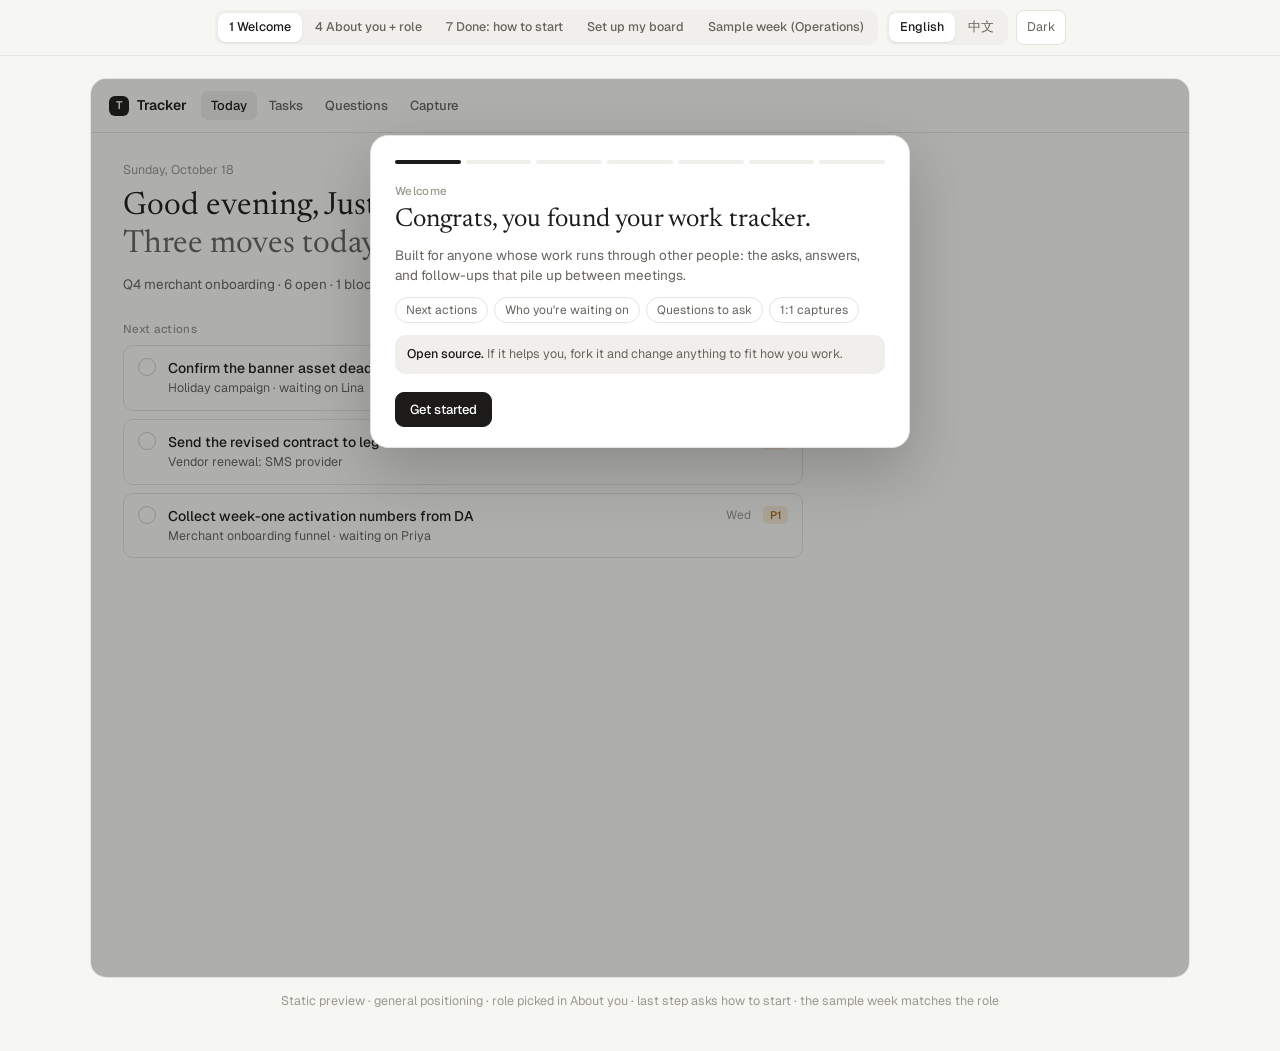
<file: design/previews/onboarding-preview-v3.html>
<!DOCTYPE html>
<html lang="en">
<head>
<meta charset="utf-8">
<meta name="viewport" content="width=device-width, initial-scale=1">
<title>Onboarding Preview v3</title>
<link rel="preconnect" href="https://fonts.googleapis.com">
<link rel="preconnect" href="https://fonts.gstatic.com" crossorigin>
<link rel="stylesheet" href="https://fonts.googleapis.com/css2?family=Geist:wght@400;500;600&family=Newsreader:opsz,wght@6..72,400&display=swap">
<style>
:root{--bg:#f6f6f3;--surface:#fff;--surface-2:#f0efeb;--border:#e5e3dd;--border-strong:#d3d0c8;--ink:#1c1b19;--ink-2:#67645e;--ink-3:#9c988f;--accent:#2f56c9;--accent-soft:#e7ecfb;--danger:#bd3f2e;--danger-soft:#fae9e5;--warn:#9f6612;--warn-soft:#f8eedb;--ok:#2a7a4e;--ok-soft:#e3f1e8;--on-ink:#fff;--scrim:rgba(20,18,15,.34);
  --display:"Newsreader","Songti SC",Georgia,serif;--body:"Geist","PingFang SC",-apple-system,sans-serif}
@media (prefers-color-scheme:dark){:root:not([data-theme="light"]){--bg:#131312;--surface:#1b1b1a;--surface-2:#242422;--border:#2e2d2a;--border-strong:#3e3d39;--ink:#ecebe6;--ink-2:#a6a39b;--ink-3:#716e67;--accent:#88a5ff;--accent-soft:#1f2946;--danger:#f0836f;--danger-soft:#3a1f1a;--warn:#e2ab52;--warn-soft:#372a14;--ok:#68c690;--ok-soft:#173122;--on-ink:#131312;--scrim:rgba(0,0,0,.5);color-scheme:dark}}
:root[data-theme="dark"]{--bg:#131312;--surface:#1b1b1a;--surface-2:#242422;--border:#2e2d2a;--border-strong:#3e3d39;--ink:#ecebe6;--ink-2:#a6a39b;--ink-3:#716e67;--accent:#88a5ff;--accent-soft:#1f2946;--danger:#f0836f;--danger-soft:#3a1f1a;--warn:#e2ab52;--warn-soft:#372a14;--ok:#68c690;--ok-soft:#173122;--on-ink:#131312;--scrim:rgba(0,0,0,.5);color-scheme:dark}
*{box-sizing:border-box}[hidden]{display:none!important}
body{margin:0;background:var(--bg);color:var(--ink);font-family:var(--body);font-size:14px;line-height:1.5;-webkit-font-smoothing:antialiased}
h1,h2{text-wrap:balance;margin:0}p,.d{text-wrap:pretty}
button,input{font:inherit;color:inherit}button{cursor:pointer}
.picker{position:sticky;top:0;z-index:30;display:flex;justify-content:center;gap:8px;flex-wrap:wrap;padding:10px 16px;background:var(--bg);border-bottom:1px solid var(--border)}
.seg{display:inline-flex;background:var(--surface-2);border-radius:10px;padding:3px;gap:2px;flex-wrap:wrap}
.seg button{border:0;background:none;color:var(--ink-2);padding:5px 11px;border-radius:8px;font-size:12.5px;font-weight:500}
.seg button.on{background:var(--surface);color:var(--ink);box-shadow:0 1px 2px rgba(0,0,0,.08)}
.ghost{border:1px solid var(--border);background:var(--surface);color:var(--ink-2);border-radius:8px;padding:5px 10px;font-size:12.5px}
.stage{display:flex;justify-content:center;padding:22px 16px 14px}
.frame{position:relative;width:100%;max-width:1100px;min-height:900px;background:var(--surface);border:1px solid var(--border);border-radius:16px;overflow:hidden}
.top{display:flex;align-items:center;gap:14px;padding:12px 18px;border-bottom:1px solid var(--border)}
.brand{display:flex;align-items:center;gap:8px;font-weight:600}
.mark{width:20px;height:20px;border-radius:6px;background:var(--ink);color:var(--on-ink);display:grid;place-items:center;font-size:11px;font-weight:600}
.nav{display:flex;gap:2px}.nav span{padding:5px 10px;border-radius:7px;color:var(--ink-2);font-size:13px;font-weight:500}.nav span.on{background:var(--surface-2);color:var(--ink)}
.grow{flex:1}
.banner{display:flex;gap:12px;align-items:center;flex-wrap:wrap;padding:9px 22px;background:var(--surface-2);border-bottom:1px solid var(--border);font-size:12.5px;color:var(--ink-2)}
.banner b{color:var(--ink);font-weight:500}
.banner .lk{border:0;background:none;color:var(--accent);font-weight:500;font-size:12.5px;padding:0}
.board{padding:28px 32px}
.date{font-size:12.5px;color:var(--ink-3);margin-bottom:8px}
.hello{font-family:var(--display);font-weight:400;font-size:32px;line-height:1.18}.hello .l2{color:var(--ink-2)}
.sub{color:var(--ink-2);font-size:13.5px;margin:10px 0 0}
.blabel{font-size:11.5px;font-weight:500;color:var(--ink-3);letter-spacing:.03em;margin:26px 0 4px}
.item{display:flex;gap:12px;padding:12px 14px;border:1px solid var(--border);border-radius:10px;margin-top:8px;max-width:680px;align-items:flex-start}
.circ{width:18px;height:18px;border:1.5px solid var(--border-strong);border-radius:50%;flex:none}
.item .b{flex:1;min-width:0}.item .t{font-weight:500}.item .s{font-size:12.5px;color:var(--ink-2)}
.tag{font-size:11px;font-weight:500;padding:1px 7px;border-radius:5px;white-space:nowrap}.P0{background:var(--danger-soft);color:var(--danger)}.P1{background:var(--warn-soft);color:var(--warn)}
.due{font-size:12px;color:var(--ink-3)}
.scrim{position:absolute;inset:0;background:var(--scrim);display:flex;align-items:flex-start;justify-content:center;padding:56px 20px 20px}
.card{width:min(540px,100%);background:var(--surface);border:1px solid var(--border);border-radius:18px;box-shadow:0 24px 60px rgba(20,18,15,.22);padding:24px 24px 20px}
.bars{display:flex;gap:5px;margin-bottom:18px}.bars i{height:4px;flex:1;border-radius:2px;background:var(--surface-2)}.bars i.on{background:var(--ink)}
.head{display:flex;align-items:center;gap:8px;margin-bottom:6px}
.eb{font-size:11.5px;font-weight:500;color:var(--ink-3);letter-spacing:.03em}
.card h2{font-family:var(--display);font-weight:400;font-size:26px;line-height:1.22;margin:4px 0 8px}
.card p{margin:0 0 12px;color:var(--ink-2);font-size:13.5px}
.pills{display:flex;gap:6px;flex-wrap:wrap;margin:4px 0 12px}
.pill{font-size:12px;border:1px solid var(--border);border-radius:999px;padding:3px 10px;color:var(--ink-2);white-space:nowrap}
.oss{background:var(--surface-2);border-radius:10px;padding:10px 12px;font-size:12.5px;color:var(--ink-2)}.oss b{color:var(--ink);font-weight:500}
.label{display:block;font-size:12px;font-weight:500;color:var(--ink-2);margin:12px 0 5px}.req{color:var(--danger);margin-left:2px}
.inp{width:100%;border:1px solid var(--border);background:var(--surface);border-radius:9px;padding:9px 11px;font-size:14px}
.roles{display:grid;grid-template-columns:repeat(3,minmax(0,1fr));gap:6px}
.role{border:1px solid var(--border);background:var(--surface);border-radius:9px;padding:8px 10px;text-align:left;font-size:13px;font-weight:500}
.role small{display:block;font-weight:400;font-size:11.5px;color:var(--ink-3)}
.role.on{border-color:var(--ink);box-shadow:0 0 0 1px var(--ink)}
.hint{font-size:12px;color:var(--ink-3);margin-top:6px}
.sugs{display:flex;gap:6px;flex-wrap:wrap;margin-top:7px}
.sug{border:1px dashed var(--border-strong);background:var(--surface);border-radius:999px;padding:3px 11px;font-size:12.5px;color:var(--ink-2);white-space:nowrap}
.sug:hover,.sug.on{border-style:solid;border-color:var(--ink);color:var(--ink)}
.pair{display:grid;grid-template-columns:minmax(0,1fr) auto;gap:8px}
.chips{display:flex;gap:6px;flex-wrap:wrap;margin-top:8px}
.chip{display:inline-flex;gap:6px;align-items:center;font-size:12.5px;border:1px solid var(--border);border-radius:999px;padding:3px 6px 3px 10px;background:var(--surface-2)}
.chip button{border:0;background:none;color:var(--ink-3);padding:0 2px}
.even{display:grid!important}
.acts{display:flex;align-items:center;gap:10px;margin-top:18px;flex-wrap:wrap}
.btn{border:1px solid var(--border-strong);background:var(--surface);border-radius:9px;padding:7px 14px;font-size:13px;font-weight:500;white-space:nowrap}
.btn.pri{background:var(--ink);border-color:var(--ink);color:var(--on-ink)}
.choice{display:grid;gap:8px;margin-top:6px}
.opt{display:flex;gap:12px;align-items:flex-start;border:1px solid var(--border);border-radius:12px;padding:12px 14px;text-align:left;background:var(--surface);width:100%}
.opt.on{border-color:var(--ink);box-shadow:0 0 0 1px var(--ink)}
.opt .ic{width:28px;height:28px;border-radius:8px;display:grid;place-items:center;flex:none;background:var(--surface-2);font-size:14px}
.opt .h{font-weight:500;font-size:14px}.opt .d{font-size:12.5px;color:var(--ink-2)}
.note{max-width:1100px;margin:0 auto 40px;padding:0 16px;text-align:center;color:var(--ink-3);font-size:12.5px}
@media (max-width:640px){.roles{grid-template-columns:repeat(2,minmax(0,1fr))}.nav{display:none}.board{padding:22px 18px}}
</style>
</head>
<body>
<div class="picker">
  <div class="seg" id="scr"><button data-v="welcome" class="on">1 Welcome</button><button data-v="about">4 About you + role</button><button data-v="done">7 Done: how to start</button><button data-v="setup">Set up my board</button><button data-v="sample">Sample week (Operations)</button></div>
  <div class="seg" id="lang"><button data-l="en" class="on">English</button><button data-l="zh">中文</button></div>
  <button class="ghost" id="theme">Dark</button>
</div>
<div class="stage"><div class="frame">
  <div class="top"><div class="brand"><div class="mark">T</div>Tracker</div><div class="nav" id="nav"></div></div>
  <div id="banner"></div>
  <div class="board" id="board"></div>
  <div class="scrim" id="scrim"><div class="card" id="card"></div></div>
</div></div>
<p class="note" id="note"></p>
<script>
const ROLES={en:[["product","Product","PRDs, launches, metrics"],["ops","Operations","Vendors, campaigns, approvals"],["design","Design","Reviews, feedback, handoff"],["marketing","Marketing","Launches, content, partners"],["program","Program / project","Timelines, owners, risks"],["other","Something else","Start general"]],
 zh:[["product","产品","PRD、上线、指标"],["ops","运营","供应商、活动、审批"],["design","设计","评审、反馈、交付"],["marketing","市场","发布、内容、合作方"],["program","项目管理","排期、负责人、风险"],["other","其他","通用模板"]]};
const T={en:{nav:["Today","Tasks","Questions","Capture"],
 w_eb:"Welcome",w_h:"Congrats, you found your work tracker.",w_p:"Built for anyone whose work runs through other people: the asks, answers, and follow-ups that pile up between meetings.",w_pills:["Next actions","Who you're waiting on","Questions to ask","1:1 captures"],w_oss:"<b>Open source.</b> If it helps you, fork it and change anything to fit how you work.",w_go:"Get started",
 ab_eb:"About you",ab_h:"Tell us a little about your work",ab_p:"This stays on your computer. It sets your greeting and the examples you see.",ab_name:"Your name",ab_proj:"What are you working on?",ab_projPh:"Q4 merchant onboarding",ab_role:"Your role",ab_hint:"We'll tailor the sample week and examples to this. Change it anytime in Settings.",
 su_eb:"Your own board",su_h:"Set up your board",su_p:"Pick or type. Everything can be changed later.",su_people:"Who do you work with most?",su_name:"Name",su_team:"Pick their team",su_add:"Add",su_task:"Your first task",su_next:"Its next step",su_taskPh:"Or type your own task",su_nextPh:"What you'll do first",su_go:"Create my board",cont:"Continue",back:"Back",
 d_eb:"All set",d_h:"You're ready, Justin.",d_p:"How do you want to start?",o1h:"Set up my board",o1d:"Add who you work with and your first task. Takes a minute.",o2h:"Look around a sample week first",o2d:"A made-up Operations week. Switch to your own board anytime.",d_go:"Continue",
 b_sample:"<b>Sample Operations week.</b> Made-up data so you can try everything.",b_mine:"Start my own board",
 hello:"Good evening, Justin.",l2:"Three moves today, two people to nudge.",sub:"Q4 merchant onboarding · 6 open · 1 blocked",next:"Next actions",
 items:[["Confirm the banner asset deadline with the agency","Holiday campaign · waiting on Lina","Today","P0"],["Send the revised contract to legal for review","Vendor renewal: SMS provider","Tomorrow","P0"],["Collect week-one activation numbers from DA","Merchant onboarding funnel · waiting on Priya","Wed","P1"]],
 note:"Static preview · general positioning · role picked in About you · last step asks how to start · the sample week matches the role"},
zh:{nav:["今天","任务","问题","记录"],
 w_eb:"欢迎",w_h:"恭喜，你找到了你的工作追踪看板。",w_p:"为所有需要和别人协作推进工作的人而做：会议之间那些零散的需求、答复和待跟进事项，都在这里接住。",w_pills:["下一步行动","在等谁","要问的问题","1:1 记录"],w_oss:"<b>开源项目。</b>用得顺手的话，欢迎 fork，按你的工作方式随意改。",w_go:"开始",
 ab_eb:"关于你",ab_h:"简单介绍一下你的工作",ab_p:"这些只保存在你的电脑上，用来设置问候语和你看到的示例。",ab_name:"你的名字",ab_proj:"你在做什么项目？",ab_projPh:"Q4 商家入驻",ab_role:"你的角色",ab_hint:"示例周和各处示例会按角色调整，随时可以在设置里修改。",
 su_eb:"你自己的看板",su_h:"搭建你的看板",su_p:"点选或输入都可以，之后都能改。",su_people:"你最常对接的人？",su_name:"名字",su_team:"选择 TA 的团队",su_add:"添加",su_task:"第一个任务",su_next:"它的下一步",su_taskPh:"或者输入你自己的任务",su_nextPh:"你要先做什么",su_go:"创建我的看板",cont:"继续",back:"返回",
 d_eb:"准备好了",d_h:"一切就绪，Justin。",d_p:"你想怎么开始？",o1h:"搭建我的看板",o1d:"添加你常对接的人和第一个任务，一分钟就好。",o2h:"先看看示例周",o2d:"一周虚构的运营工作，随时可以切换到你自己的看板。",d_go:"继续",
 b_sample:"<b>运营示例周。</b>虚构数据，方便你把功能都试一遍。",b_mine:"开始我自己的看板",
 hello:"晚上好，Justin。",l2:"今天有三件要推进，两个人要催。",sub:"Q4 商家入驻 · 6 项进行中 · 1 项受阻",next:"下一步",
 items:[["和代理商确认 banner 物料的截止时间","节日活动 · 在等 Lina","今天","P0"],["把修改后的合同发给法务审核","供应商续约：短信服务商","明天","P0"],["找数据分析要第一周的激活数据","商家入驻漏斗 · 在等 Priya","周三","P1"]],
 note:"静态预览 · 通用定位 · 在「关于你」里选角色 · 最后一步问你怎么开始 · 示例周与角色匹配"}};
const SUG={en:{product:{proj:["Referral program v2","Checkout redesign","Onboarding revamp"],teams:["Engineering","Design","Data science","Data analytics","QA","Marketing"],tasks:[["Draft the PRD","Write the problem statement"],["Lock the success metric","Ask data science how it's defined"],["Prep the design review","List three open questions"]]},
 ops:{proj:["Q4 merchant onboarding","Holiday campaign","Vendor renewal"],teams:["Data analytics","Legal","Finance","Agency","Sales","Engineering"],tasks:[["Confirm campaign asset deadlines","Message the agency for dates"],["Renew the SMS vendor contract","Send the redline to legal"],["Report week-one activation","Ask DA for the numbers"]]}},
 zh:{product:{proj:["Referral 项目 v2","结算页改版","新手引导改版"],teams:["研发","设计","数据科学","数据分析","测试","市场"],tasks:[["写 PRD","先写问题陈述"],["锁定成功指标","问数据科学口径怎么定义"],["准备设计评审","列出三个待讨论问题"]]},
 ops:{proj:["Q4 商家入驻","节日活动","供应商续约"],teams:["数据分析","法务","财务","代理商","销售","研发"],tasks:[["确认活动物料的截止时间","找代理商要排期"],["续签短信服务商合同","把修订稿发给法务"],["汇报第一周激活数据","找数据分析要数"]]}}};
let L="en",scr="welcome",role="ops",start=0,proj="",people=[["Lina","Agency"]],pName="",pTeam="",task=["",""];
const sg=()=>SUG[L][role==="product"?"product":"ops"];
const ORDER=["welcome","privacy","signup","about","ai","mac","done"];
function bars(){const i=ORDER.indexOf(scr);return `<div class="bars">${ORDER.map((s,j)=>`<i class="${j<=i?"on":""}"></i>`).join("")}</div>`;}
function card(){const t=T[L];
  if(scr==="welcome")return `${bars()}<div class="head"><span class="eb">${t.w_eb}</span></div><h2>${t.w_h}</h2><p>${t.w_p}</p><div class="pills">${t.w_pills.map(x=>`<span class="pill">${x}</span>`).join("")}</div><div class="oss">${t.w_oss}</div><div class="acts"><button class="btn pri">${t.w_go}</button></div>`;
  if(scr==="about")return `${bars()}<div class="head"><span class="eb">${t.ab_eb}</span></div><h2>${t.ab_h}</h2><p>${t.ab_p}</p>
    <label><span class="label">${t.ab_name}<span class="req">*</span></span><input class="inp" value="Justin"></label>
    <span class="label">${t.ab_role}<span class="req">*</span></span><div class="roles">${ROLES[L].map(([k,n,d])=>`<button class="role${k===role?" on":""}" data-role="${k}">${n}<small>${d}</small></button>`).join("")}</div>
    <label><span class="label">${t.ab_proj}<span class="req">*</span></span><input class="inp" id="projIn" value="${proj}" placeholder="${t.ab_projPh}"></label>
    <div class="sugs">${sg().proj.map(x=>`<button class="sug${x===proj?" on":""}" data-proj="${x}">${x}</button>`).join("")}</div>
    <p class="hint">${t.ab_hint}</p><div class="acts"><button class="btn pri">${t.cont}</button><span class="grow"></span><button class="btn" style="border:0;color:var(--ink-3)">${t.back}</button></div>`;
  if(scr==="done")return `${bars()}<div class="head"><span class="eb">${t.d_eb}</span></div><h2>${t.d_h}</h2><p>${t.d_p}</p>
    <div class="choice"><button class="opt${start===0?" on":""}" data-start="0"><span class="ic">＋</span><span><div class="h">${t.o1h}</div><div class="d">${t.o1d}</div></span></button><button class="opt${start===1?" on":""}" data-start="1"><span class="ic">◎</span><span><div class="h">${t.o2h}</div><div class="d">${t.o2d}</div></span></button></div>
    <div class="acts"><button class="btn pri">${t.d_go}</button></div>`;
  if(scr==="setup")return `<div class="head"><span class="eb">${t.su_eb}</span></div><h2>${t.su_h}</h2><p>${t.su_p}</p>
    <span class="label">${t.su_people}<span class="req">*</span></span>
    <div class="pair"><input class="inp" id="pnIn" value="${pName}" placeholder="${t.su_name}"><button class="btn" data-addp>${t.su_add}</button></div>
    <div class="hint">${t.su_team}</div><div class="sugs">${sg().teams.map(x=>`<button class="sug${x===pTeam?" on":""}" data-team="${x}">${x}</button>`).join("")}</div>
    <div class="chips">${people.map((p,i)=>`<span class="chip">${p[0]} · ${p[1]}<button data-rm="${i}">×</button></span>`).join("")}</div>
    <span class="label">${t.su_task}<span class="req">*</span></span>
    <div class="sugs">${sg().tasks.map((x,i)=>`<button class="sug${x[0]===task[0]?" on":""}" data-task="${i}">${x[0]}</button>`).join("")}</div>
    <input class="inp" style="margin-top:8px" id="tIn" value="${task[0]}" placeholder="${t.su_taskPh}">
    <span class="label">${t.su_next}<span class="req">*</span></span><input class="inp" id="nIn" value="${task[1]}" placeholder="${t.su_nextPh}">
    <div class="acts"><button class="btn pri">${t.su_go}</button></div>`;
  return "";}
function evenRows(){document.querySelectorAll(".sugs,.pills,.chips").forEach(el=>{el.classList.remove("even");el.style.gridTemplateColumns="";const k=[...el.children];if(k.length<3)return;const rows=[];let bottom=-1e9;k.map(x=>[x,x.getBoundingClientRect()]).sort((a,b)=>a[1].top-b[1].top).forEach(([x,r])=>{if(r.top>=bottom-1){rows.push([x]);bottom=r.bottom;}else{rows[rows.length-1].push(x);bottom=Math.max(bottom,r.bottom);}});if(rows.length>1&&rows[rows.length-1].length===1){el.classList.add("even");el.style.gridTemplateColumns=`repeat(${Math.ceil(k.length/rows.length)},max-content)`;}});}
function show(){const t=T[L];
  document.getElementById("nav").innerHTML=t.nav.map((x,i)=>`<span class="${i===0?"on":""}">${x}</span>`).join("");
  document.getElementById("banner").innerHTML=scr==="sample"?`<div class="banner"><span>${t.b_sample}</span><span class="grow"></span><button class="lk">${t.b_mine}</button></div>`:"";
  document.getElementById("board").innerHTML=`<div class="date">${L==="zh"?"10 月 18 日 星期日":"Sunday, October 18"}</div><h1 class="hello"><span>${t.hello}</span><br><span class="l2">${t.l2}</span></h1><p class="sub">${t.sub}</p><div class="blabel">${t.next}</div>${t.items.map(([a,b,c,p])=>`<div class="item"><span class="circ"></span><div class="b"><div class="t">${a}</div><div class="s">${b}</div></div><span class="due">${c}</span><span class="tag ${p}">${p}</span></div>`).join("")}`;
  const sc=document.getElementById("scrim");sc.hidden=scr==="sample";if(!sc.hidden)document.getElementById("card").innerHTML=card();
  document.getElementById("note").textContent=t.note;
  document.querySelectorAll("#scr button").forEach(b=>b.classList.toggle("on",b.dataset.v===scr));
  document.querySelectorAll("#lang button").forEach(b=>b.classList.toggle("on",b.dataset.l===L));
  evenRows();if(L==="en")document.querySelectorAll(".card h2,.card p,.d,.item .t,.item .s").forEach(el=>{const w=document.createTreeWalker(el,NodeFilter.SHOW_TEXT);let last=null,n;while(n=w.nextNode())if(n.nodeValue.trim())last=n;if(last)last.nodeValue=last.nodeValue.replace(/(\S)[ ]+(\S+\s*)$/,"$1 $2");});
}
document.addEventListener("click",e=>{const g=s=>e.target.closest(s);let el;
  if(el=g("#scr button")){scr=el.dataset.v;show();}else if(el=g("#lang button")){L=el.dataset.l;show();}
  else if(el=g("[data-role]")){role=el.dataset.role;proj="";task=["",""];show();}
  else if(el=g("[data-proj]")){proj=el.dataset.proj;show();}
  else if(el=g("[data-team]")){pTeam=el.dataset.team;pName=(document.getElementById("pnIn")||{}).value||pName;if(pName.trim()){people.push([pName.trim(),pTeam]);pName="";pTeam="";}show();}
  else if(g("[data-addp]")){pName=document.getElementById("pnIn").value;if(pName.trim()){people.push([pName.trim(),pTeam||"—"]);pName="";pTeam="";}show();}
  else if(el=g("[data-rm]")){people.splice(+el.dataset.rm,1);show();}
  else if(el=g("[data-task]")){task=sg().tasks[+el.dataset.task].slice();show();}else if(el=g("[data-start]")){start=+el.dataset.start;show();}});
const root=document.documentElement,th=document.getElementById("theme");const isDark=()=>root.dataset.theme?root.dataset.theme==="dark":matchMedia("(prefers-color-scheme: dark)").matches;
th.onclick=()=>{root.dataset.theme=isDark()?"light":"dark";th.textContent=isDark()?"Light":"Dark";};th.textContent=isDark()?"Light":"Dark";show();
</script>
</body>
</html>
</file>
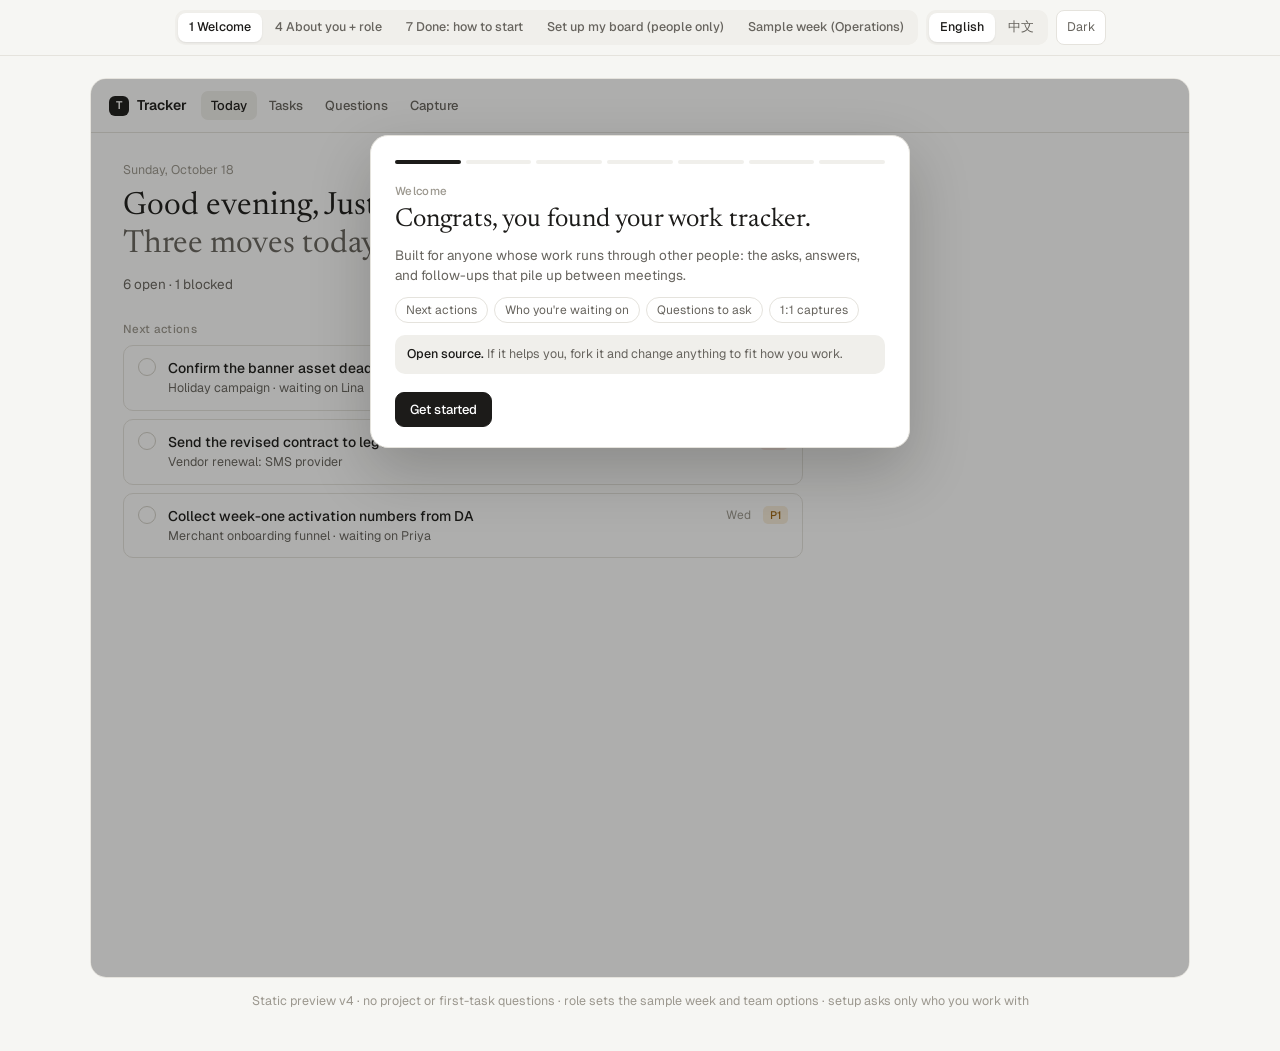
<file: design/previews/onboarding-preview-v4.html>
<!DOCTYPE html>
<html lang="en">
<head>
<meta charset="utf-8">
<meta name="viewport" content="width=device-width, initial-scale=1">
<title>Onboarding Preview v4</title>
<link rel="preconnect" href="https://fonts.googleapis.com">
<link rel="preconnect" href="https://fonts.gstatic.com" crossorigin>
<link rel="stylesheet" href="https://fonts.googleapis.com/css2?family=Geist:wght@400;500;600&family=Newsreader:opsz,wght@6..72,400&display=swap">
<style>
:root{--bg:#f6f6f3;--surface:#fff;--surface-2:#f0efeb;--border:#e5e3dd;--border-strong:#d3d0c8;--ink:#1c1b19;--ink-2:#67645e;--ink-3:#9c988f;--accent:#2f56c9;--accent-soft:#e7ecfb;--danger:#bd3f2e;--danger-soft:#fae9e5;--warn:#9f6612;--warn-soft:#f8eedb;--ok:#2a7a4e;--ok-soft:#e3f1e8;--on-ink:#fff;--scrim:rgba(20,18,15,.34);
  --display:"Newsreader","Songti SC",Georgia,serif;--body:"Geist","PingFang SC",-apple-system,sans-serif}
@media (prefers-color-scheme:dark){:root:not([data-theme="light"]){--bg:#131312;--surface:#1b1b1a;--surface-2:#242422;--border:#2e2d2a;--border-strong:#3e3d39;--ink:#ecebe6;--ink-2:#a6a39b;--ink-3:#716e67;--accent:#88a5ff;--accent-soft:#1f2946;--danger:#f0836f;--danger-soft:#3a1f1a;--warn:#e2ab52;--warn-soft:#372a14;--ok:#68c690;--ok-soft:#173122;--on-ink:#131312;--scrim:rgba(0,0,0,.5);color-scheme:dark}}
:root[data-theme="dark"]{--bg:#131312;--surface:#1b1b1a;--surface-2:#242422;--border:#2e2d2a;--border-strong:#3e3d39;--ink:#ecebe6;--ink-2:#a6a39b;--ink-3:#716e67;--accent:#88a5ff;--accent-soft:#1f2946;--danger:#f0836f;--danger-soft:#3a1f1a;--warn:#e2ab52;--warn-soft:#372a14;--ok:#68c690;--ok-soft:#173122;--on-ink:#131312;--scrim:rgba(0,0,0,.5);color-scheme:dark}
*{box-sizing:border-box}[hidden]{display:none!important}
body{margin:0;background:var(--bg);color:var(--ink);font-family:var(--body);font-size:14px;line-height:1.5;-webkit-font-smoothing:antialiased}
h1,h2{text-wrap:balance;margin:0}p,.d{text-wrap:pretty}
button,input{font:inherit;color:inherit}button{cursor:pointer}
.picker{position:sticky;top:0;z-index:30;display:flex;justify-content:center;gap:8px;flex-wrap:wrap;padding:10px 16px;background:var(--bg);border-bottom:1px solid var(--border)}
.seg{display:inline-flex;background:var(--surface-2);border-radius:10px;padding:3px;gap:2px;flex-wrap:wrap}
.seg button{border:0;background:none;color:var(--ink-2);padding:5px 11px;border-radius:8px;font-size:12.5px;font-weight:500}
.seg button.on{background:var(--surface);color:var(--ink);box-shadow:0 1px 2px rgba(0,0,0,.08)}
.ghost{border:1px solid var(--border);background:var(--surface);color:var(--ink-2);border-radius:8px;padding:5px 10px;font-size:12.5px}
.stage{display:flex;justify-content:center;padding:22px 16px 14px}
.frame{position:relative;width:100%;max-width:1100px;min-height:900px;background:var(--surface);border:1px solid var(--border);border-radius:16px;overflow:hidden}
.top{display:flex;align-items:center;gap:14px;padding:12px 18px;border-bottom:1px solid var(--border)}
.brand{display:flex;align-items:center;gap:8px;font-weight:600}
.mark{width:20px;height:20px;border-radius:6px;background:var(--ink);color:var(--on-ink);display:grid;place-items:center;font-size:11px;font-weight:600}
.nav{display:flex;gap:2px}.nav span{padding:5px 10px;border-radius:7px;color:var(--ink-2);font-size:13px;font-weight:500}.nav span.on{background:var(--surface-2);color:var(--ink)}
.grow{flex:1}
.banner{display:flex;gap:12px;align-items:center;flex-wrap:wrap;padding:9px 22px;background:var(--surface-2);border-bottom:1px solid var(--border);font-size:12.5px;color:var(--ink-2)}
.banner b{color:var(--ink);font-weight:500}
.banner .lk{border:0;background:none;color:var(--accent);font-weight:500;font-size:12.5px;padding:0}
.board{padding:28px 32px}
.date{font-size:12.5px;color:var(--ink-3);margin-bottom:8px}
.hello{font-family:var(--display);font-weight:400;font-size:32px;line-height:1.18}.hello .l2{color:var(--ink-2)}
.sub{color:var(--ink-2);font-size:13.5px;margin:10px 0 0}
.blabel{font-size:11.5px;font-weight:500;color:var(--ink-3);letter-spacing:.03em;margin:26px 0 4px}
.item{display:flex;gap:12px;padding:12px 14px;border:1px solid var(--border);border-radius:10px;margin-top:8px;max-width:680px;align-items:flex-start}
.circ{width:18px;height:18px;border:1.5px solid var(--border-strong);border-radius:50%;flex:none}
.item .b{flex:1;min-width:0}.item .t{font-weight:500}.item .s{font-size:12.5px;color:var(--ink-2)}
.tag{font-size:11px;font-weight:500;padding:1px 7px;border-radius:5px;white-space:nowrap}.P0{background:var(--danger-soft);color:var(--danger)}.P1{background:var(--warn-soft);color:var(--warn)}
.due{font-size:12px;color:var(--ink-3)}
.scrim{position:absolute;inset:0;background:var(--scrim);display:flex;align-items:flex-start;justify-content:center;padding:56px 20px 20px}
.card{width:min(540px,100%);background:var(--surface);border:1px solid var(--border);border-radius:18px;box-shadow:0 24px 60px rgba(20,18,15,.22);padding:24px 24px 20px}
.bars{display:flex;gap:5px;margin-bottom:18px}.bars i{height:4px;flex:1;border-radius:2px;background:var(--surface-2)}.bars i.on{background:var(--ink)}
.head{display:flex;align-items:center;gap:8px;margin-bottom:6px}
.eb{font-size:11.5px;font-weight:500;color:var(--ink-3);letter-spacing:.03em}
.card h2{font-family:var(--display);font-weight:400;font-size:26px;line-height:1.22;margin:4px 0 8px}
.card p{margin:0 0 12px;color:var(--ink-2);font-size:13.5px}
.pills{display:flex;gap:6px;flex-wrap:wrap;margin:4px 0 12px}
.pill{font-size:12px;border:1px solid var(--border);border-radius:999px;padding:3px 10px;color:var(--ink-2);white-space:nowrap}
.oss{background:var(--surface-2);border-radius:10px;padding:10px 12px;font-size:12.5px;color:var(--ink-2)}.oss b{color:var(--ink);font-weight:500}
.label{display:block;font-size:12px;font-weight:500;color:var(--ink-2);margin:12px 0 5px}.req{color:var(--danger);margin-left:2px}
.inp{width:100%;border:1px solid var(--border);background:var(--surface);border-radius:9px;padding:9px 11px;font-size:14px}
.roles{display:grid;grid-template-columns:repeat(3,minmax(0,1fr));gap:6px}
.role{border:1px solid var(--border);background:var(--surface);border-radius:9px;padding:8px 10px;text-align:left;font-size:13px;font-weight:500}
.role small{display:block;font-weight:400;font-size:11.5px;color:var(--ink-3)}
.role.on{border-color:var(--ink);box-shadow:0 0 0 1px var(--ink)}
.hint{font-size:12px;color:var(--ink-3);margin-top:6px}
.sugs{display:flex;gap:6px;flex-wrap:wrap;margin-top:7px}
.sugs.teams{display:grid;grid-template-columns:repeat(4,minmax(0,1fr))}.sugs.teams .sug{text-align:center;overflow:hidden;text-overflow:ellipsis}
@media (max-width:640px){.sugs.teams{grid-template-columns:repeat(3,minmax(0,1fr))}}
.sug{border:1px dashed var(--border-strong);background:var(--surface);border-radius:999px;padding:3px 11px;font-size:12.5px;color:var(--ink-2);white-space:nowrap}
.sug:hover,.sug.on{border-style:solid;border-color:var(--ink);color:var(--ink)}
.pair{display:grid;grid-template-columns:minmax(0,1fr) auto;gap:8px}
.chips{display:flex;gap:6px;flex-wrap:wrap;margin-top:8px}
.chip{display:inline-flex;gap:6px;align-items:center;font-size:12.5px;border:1px solid var(--border);border-radius:999px;padding:3px 6px 3px 10px;background:var(--surface-2)}
.chip button{border:0;background:none;color:var(--ink-3);padding:0 2px}
.even{display:grid!important}
.acts{display:flex;align-items:center;gap:10px;margin-top:18px;flex-wrap:wrap}
.btn{border:1px solid var(--border-strong);background:var(--surface);border-radius:9px;padding:7px 14px;font-size:13px;font-weight:500;white-space:nowrap}
.btn.pri{background:var(--ink);border-color:var(--ink);color:var(--on-ink)}
.choice{display:grid;gap:8px;margin-top:6px}
.opt{display:flex;gap:12px;align-items:flex-start;border:1px solid var(--border);border-radius:12px;padding:12px 14px;text-align:left;background:var(--surface);width:100%}
.opt.on{border-color:var(--ink);box-shadow:0 0 0 1px var(--ink)}
.opt .ic{width:28px;height:28px;border-radius:8px;display:grid;place-items:center;flex:none;background:var(--surface-2);font-size:14px}
.opt .h{font-weight:500;font-size:14px}.opt .d{font-size:12.5px;color:var(--ink-2)}
.note{max-width:1100px;margin:0 auto 40px;padding:0 16px;text-align:center;color:var(--ink-3);font-size:12.5px}
@media (max-width:640px){.roles{grid-template-columns:repeat(2,minmax(0,1fr))}.nav{display:none}.board{padding:22px 18px}}
</style>
</head>
<body>
<div class="picker">
  <div class="seg" id="scr"><button data-v="welcome" class="on">1 Welcome</button><button data-v="about">4 About you + role</button><button data-v="done">7 Done: how to start</button><button data-v="setup">Set up my board (people only)</button><button data-v="sample">Sample week (Operations)</button></div>
  <div class="seg" id="lang"><button data-l="en" class="on">English</button><button data-l="zh">中文</button></div>
  <button class="ghost" id="theme">Dark</button>
</div>
<div class="stage"><div class="frame">
  <div class="top"><div class="brand"><div class="mark">T</div>Tracker</div><div class="nav" id="nav"></div></div>
  <div id="banner"></div>
  <div class="board" id="board"></div>
  <div class="scrim" id="scrim"><div class="card" id="card"></div></div>
</div></div>
<p class="note" id="note"></p>
<script>
const ROLES={en:[["product","Product","PRDs, launches, metrics"],["ops","Operations","Vendors, campaigns, approvals"],["design","Design","Reviews, feedback, handoff"],["marketing","Marketing","Launches, content, partners"],["program","Program / project","Timelines, owners, risks"],["other","Something else","Start general"]],
 zh:[["product","产品","PRD、上线、指标"],["ops","运营","供应商、活动、审批"],["design","设计","评审、反馈、交付"],["marketing","市场","发布、内容、合作方"],["program","项目管理","排期、负责人、风险"],["other","其他","通用模板"]]};
const T={en:{nav:["Today","Tasks","Questions","Capture"],
 w_eb:"Welcome",w_h:"Congrats, you found your work tracker.",w_p:"Built for anyone whose work runs through other people: the asks, answers, and follow-ups that pile up between meetings.",w_pills:["Next actions","Who you're waiting on","Questions to ask","1:1 captures"],w_oss:"<b>Open source.</b> If it helps you, fork it and change anything to fit how you work.",w_go:"Get started",
 ab_eb:"About you",ab_h:"Tell us a little about you",ab_p:"This stays on your computer. It sets your greeting and the sample week.",ab_name:"Your name",ab_proj:"What are you working on?",ab_projPh:"Q4 merchant onboarding",ab_role:"Your role",ab_hint:"Sets your sample week and team options. Change it in Settings.",
 su_eb:"Your own board",su_h:"Set up your board",su_p:"Add the people you work with most. Type a name, then tap their team.",su_people:"People you work with",su_name:"Name, like Maya",su_team:"Their team",su_other:"Other team…",su_after:"You'll add tasks and questions on your board, as many as you need.",su_add:"Add",su_task:"Your first task",su_next:"Its next step",su_taskPh:"Or type your own task",su_nextPh:"What you'll do first",su_go:"Create my board",cont:"Continue",back:"Back",
 d_eb:"All set",d_h:"You're ready, Justin.",d_p:"How do you want to start?",o1h:"Set up my board",o1d:"Add who you work with and your first task. Takes a minute.",o2h:"Look around a sample week first",o2d:"A made-up Operations week. Switch to your own board anytime.",d_go:"Continue",
 b_sample:"<b>Sample Operations week.</b> Made-up data so you can try everything.",b_mine:"Start my own board",
 hello:"Good evening, Justin.",l2:"Three moves today, two people to nudge.",sub:"6 open · 1 blocked",next:"Next actions",
 items:[["Confirm the banner asset deadline with the agency","Holiday campaign · waiting on Lina","Today","P0"],["Send the revised contract to legal for review","Vendor renewal: SMS provider","Tomorrow","P0"],["Collect week-one activation numbers from DA","Merchant onboarding funnel · waiting on Priya","Wed","P1"]],
 note:"Static preview v4 · no project or first-task questions · role sets the sample week and team options · setup asks only who you work with"},
zh:{nav:["今天","任务","问题","记录"],
 w_eb:"欢迎",w_h:"恭喜，你找到了你的工作追踪看板。",w_p:"为所有需要和别人协作推进工作的人而做：会议之间那些零散的需求、答复和待跟进事项，都在这里接住。",w_pills:["下一步行动","在等谁","要问的问题","1:1 记录"],w_oss:"<b>开源项目。</b>用得顺手的话，欢迎 fork，按你的工作方式随意改。",w_go:"开始",
 ab_eb:"关于你",ab_h:"简单介绍一下你自己",ab_p:"这些只保存在你的电脑上，用来设置问候语和示例周。",ab_name:"你的名字",ab_proj:"你在做什么项目？",ab_projPh:"Q4 商家入驻",ab_role:"你的角色",ab_hint:"决定示例周和团队选项，可在设置里修改。",
 su_eb:"你自己的看板",su_h:"搭建你的看板",su_p:"添加你最常对接的人：输入名字，再点选 TA 的团队。",su_people:"常对接的人",su_name:"名字，比如 Maya",su_team:"TA 的团队",su_other:"其他团队…",su_after:"任务和问题之后在看板上添加，想加多少都行。",su_add:"添加",su_task:"第一个任务",su_next:"它的下一步",su_taskPh:"或者输入你自己的任务",su_nextPh:"你要先做什么",su_go:"创建我的看板",cont:"继续",back:"返回",
 d_eb:"准备好了",d_h:"一切就绪，Justin。",d_p:"你想怎么开始？",o1h:"搭建我的看板",o1d:"添加你常对接的人和第一个任务，一分钟就好。",o2h:"先看看示例周",o2d:"一周虚构的运营工作，随时可以切换到你自己的看板。",d_go:"继续",
 b_sample:"<b>运营示例周。</b>虚构数据，方便你把功能都试一遍。",b_mine:"开始我自己的看板",
 hello:"晚上好，Justin。",l2:"今天有三件要推进，两个人要催。",sub:"6 项进行中 · 1 项受阻",next:"下一步",
 items:[["和代理商确认 banner 物料的截止时间","节日活动 · 在等 Lina","今天","P0"],["把修改后的合同发给法务审核","供应商续约：短信服务商","明天","P0"],["找数据分析要第一周的激活数据","商家入驻漏斗 · 在等 Priya","周三","P1"]],
 note:"静态预览 v4 · 去掉了项目和第一个任务 · 角色决定示例周和团队选项 · 搭建看板只问常对接的人"}};
const SUG={en:{product:{proj:["Referral program v2","Checkout redesign","Onboarding revamp"],teams:["Engineering","Design","Data science","Data analytics","QA","Marketing","Operations","Sales","Customer support","Legal","Leadership"],tasks:[["Draft the PRD","Write the problem statement"],["Lock the success metric","Ask data science how it's defined"],["Prep the design review","List three open questions"]]},
 ops:{proj:["Q4 merchant onboarding","Holiday campaign","Vendor renewal"],teams:["Data analytics","Product","Engineering","Marketing","Sales","Customer support","Finance","Legal","Agency","Vendors","Leadership"],tasks:[["Confirm campaign asset deadlines","Message the agency for dates"],["Renew the SMS vendor contract","Send the redline to legal"],["Report week-one activation","Ask DA for the numbers"]]}},
 zh:{product:{proj:["Referral 项目 v2","结算页改版","新手引导改版"],teams:["研发","设计","数据科学","数据分析","测试","市场","运营","销售","客服","法务","管理层"],tasks:[["写 PRD","先写问题陈述"],["锁定成功指标","问数据科学口径怎么定义"],["准备设计评审","列出三个待讨论问题"]]},
 ops:{proj:["Q4 商家入驻","节日活动","供应商续约"],teams:["数据分析","产品","研发","市场","销售","客服","财务","法务","代理商","供应商","管理层"],tasks:[["确认活动物料的截止时间","找代理商要排期"],["续签短信服务商合同","把修订稿发给法务"],["汇报第一周激活数据","找数据分析要数"]]}}};
let L="en",scr="welcome",role="ops",start=0,proj="",people=[["Lina","Agency"]],pName="",pTeam="",task=["",""];
const sg=()=>SUG[L][role==="product"?"product":"ops"];
const ORDER=["welcome","privacy","signup","about","ai","mac","done"];
function bars(){const i=ORDER.indexOf(scr);return `<div class="bars">${ORDER.map((s,j)=>`<i class="${j<=i?"on":""}"></i>`).join("")}</div>`;}
function card(){const t=T[L];
  if(scr==="welcome")return `${bars()}<div class="head"><span class="eb">${t.w_eb}</span></div><h2>${t.w_h}</h2><p>${t.w_p}</p><div class="pills">${t.w_pills.map(x=>`<span class="pill">${x}</span>`).join("")}</div><div class="oss">${t.w_oss}</div><div class="acts"><button class="btn pri">${t.w_go}</button></div>`;
  if(scr==="about")return `${bars()}<div class="head"><span class="eb">${t.ab_eb}</span></div><h2>${t.ab_h}</h2><p>${t.ab_p}</p>
    <label><span class="label">${t.ab_name}<span class="req">*</span></span><input class="inp" value="Justin"></label>
    <span class="label">${t.ab_role}<span class="req">*</span></span><div class="roles">${ROLES[L].map(([k,n,d])=>`<button class="role${k===role?" on":""}" data-role="${k}">${n}<small>${d}</small></button>`).join("")}</div>
    
    <p class="hint">${t.ab_hint}</p><div class="acts"><button class="btn pri">${t.cont}</button><span class="grow"></span><button class="btn" style="border:0;color:var(--ink-3)">${t.back}</button></div>`;
  if(scr==="done")return `${bars()}<div class="head"><span class="eb">${t.d_eb}</span></div><h2>${t.d_h}</h2><p>${t.d_p}</p>
    <div class="choice"><button class="opt${start===0?" on":""}" data-start="0"><span class="ic">＋</span><span><div class="h">${t.o1h}</div><div class="d">${t.o1d}</div></span></button><button class="opt${start===1?" on":""}" data-start="1"><span class="ic">◎</span><span><div class="h">${t.o2h}</div><div class="d">${t.o2d}</div></span></button></div>
    <div class="acts"><button class="btn pri">${t.d_go}</button></div>`;
  if(scr==="setup")return `<div class="head"><span class="eb">${t.su_eb}</span></div><h2>${t.su_h}</h2><p>${t.su_p}</p>
    <span class="label">${t.su_people}<span class="req">*</span></span>
    <input class="inp" id="pnIn" value="${pName}" placeholder="${t.su_name}">
    <div class="hint">${t.su_team}</div><div class="sugs teams">${sg().teams.map(x=>`<button class="sug${x===pTeam?" on":""}" data-team="${x}">${x}</button>`).join("")}<button class="sug" data-team="__other">${t.su_other}</button></div>
    <div class="chips">${people.map((p,i)=>`<span class="chip">${p[0]} · ${p[1]}<button data-rm="${i}">×</button></span>`).join("")}</div>
    <p class="hint" style="margin-top:12px">${t.su_after}</p>
    <div class="acts"><button class="btn pri">${t.su_go}</button></div>`;
  return "";}
function evenRows(){document.querySelectorAll(".sugs,.pills,.chips").forEach(el=>{el.classList.remove("even");el.style.gridTemplateColumns="";const k=[...el.children];if(k.length<3)return;const rows=[];let bottom=-1e9;k.map(x=>[x,x.getBoundingClientRect()]).sort((a,b)=>a[1].top-b[1].top).forEach(([x,r])=>{if(r.top>=bottom-1){rows.push([x]);bottom=r.bottom;}else{rows[rows.length-1].push(x);bottom=Math.max(bottom,r.bottom);}});if(rows.length>1&&rows[rows.length-1].length===1){el.classList.add("even");el.style.gridTemplateColumns=`repeat(${Math.ceil(k.length/rows.length)},max-content)`;}});}
function show(){const t=T[L];
  document.getElementById("nav").innerHTML=t.nav.map((x,i)=>`<span class="${i===0?"on":""}">${x}</span>`).join("");
  document.getElementById("banner").innerHTML=scr==="sample"?`<div class="banner"><span>${t.b_sample}</span><span class="grow"></span><button class="lk">${t.b_mine}</button></div>`:"";
  document.getElementById("board").innerHTML=`<div class="date">${L==="zh"?"10 月 18 日 星期日":"Sunday, October 18"}</div><h1 class="hello"><span>${t.hello}</span><br><span class="l2">${t.l2}</span></h1><p class="sub">${t.sub}</p><div class="blabel">${t.next}</div>${t.items.map(([a,b,c,p])=>`<div class="item"><span class="circ"></span><div class="b"><div class="t">${a}</div><div class="s">${b}</div></div><span class="due">${c}</span><span class="tag ${p}">${p}</span></div>`).join("")}`;
  const sc=document.getElementById("scrim");sc.hidden=scr==="sample";if(!sc.hidden)document.getElementById("card").innerHTML=card();
  document.getElementById("note").textContent=t.note;
  document.querySelectorAll("#scr button").forEach(b=>b.classList.toggle("on",b.dataset.v===scr));
  document.querySelectorAll("#lang button").forEach(b=>b.classList.toggle("on",b.dataset.l===L));
  evenRows();if(L==="en")document.querySelectorAll(".card h2,.card p,.d,.item .t,.item .s").forEach(el=>{const w=document.createTreeWalker(el,NodeFilter.SHOW_TEXT);let last=null,n;while(n=w.nextNode())if(n.nodeValue.trim())last=n;if(last)last.nodeValue=last.nodeValue.replace(/(\S)[ ]+(\S+\s*)$/,"$1 $2");});
}
document.addEventListener("click",e=>{const g=s=>e.target.closest(s);let el;
  if(el=g("#scr button")){scr=el.dataset.v;show();}else if(el=g("#lang button")){L=el.dataset.l;show();}
  else if(el=g("[data-role]")){role=el.dataset.role;proj="";task=["",""];show();}
  else if(el=g("[data-proj]")){proj=el.dataset.proj;show();}
  else if(el=g("[data-team]")){pTeam=el.dataset.team==="__other"?(L==="zh"?"其他":"Other"):el.dataset.team;pName=(document.getElementById("pnIn")||{}).value||pName;if(pName.trim()){people.push([pName.trim(),pTeam]);pName="";pTeam="";}show();}
  else if(g("[data-addp]")){pName=document.getElementById("pnIn").value;if(pName.trim()){people.push([pName.trim(),pTeam||"—"]);pName="";pTeam="";}show();}
  else if(el=g("[data-rm]")){people.splice(+el.dataset.rm,1);show();}
  else if(el=g("[data-task]")){task=sg().tasks[+el.dataset.task].slice();show();}else if(el=g("[data-start]")){start=+el.dataset.start;show();}});
const root=document.documentElement,th=document.getElementById("theme");const isDark=()=>root.dataset.theme?root.dataset.theme==="dark":matchMedia("(prefers-color-scheme: dark)").matches;
th.onclick=()=>{root.dataset.theme=isDark()?"light":"dark";th.textContent=isDark()?"Light":"Dark";};th.textContent=isDark()?"Light":"Dark";show();
</script>
</body>
</html>
</file>
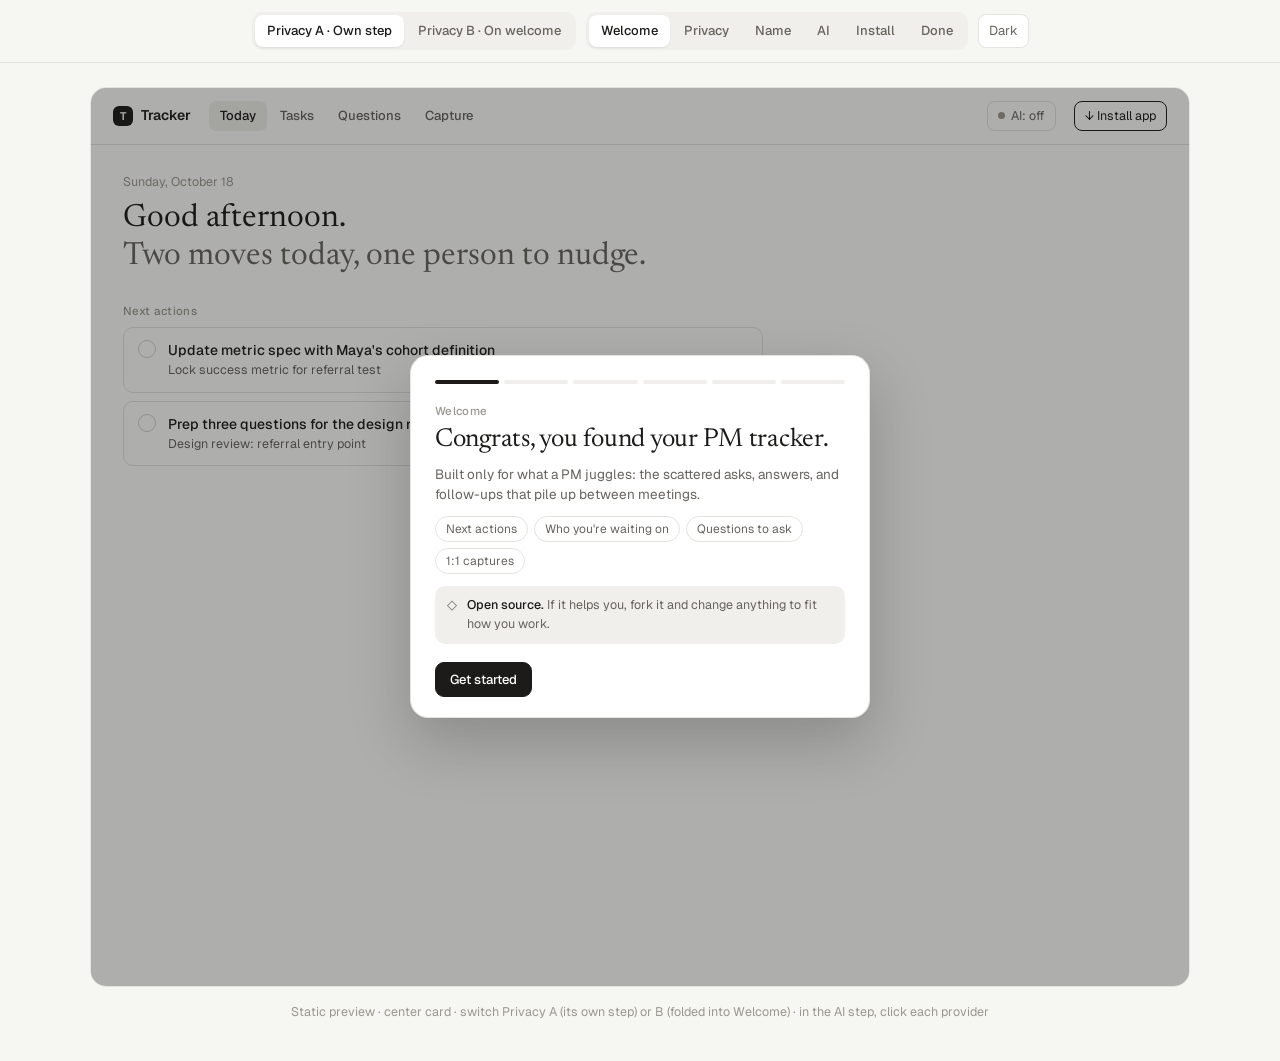
<file: design/previews/onboarding-preview.html>
<!DOCTYPE html>
<html lang="en">
<head>
<meta charset="utf-8">
<meta name="viewport" content="width=device-width, initial-scale=1">
<title>Onboarding Preview</title>
<link rel="preconnect" href="https://fonts.googleapis.com">
<link rel="preconnect" href="https://fonts.gstatic.com" crossorigin>
<link rel="stylesheet" href="https://fonts.googleapis.com/css2?family=Geist:wght@400;500;600&family=Geist+Mono:wght@400&family=Newsreader:opsz,wght@6..72,400&display=swap">
<style>
:root{
  --bg:#f6f6f3;--surface:#fff;--surface-2:#f0efeb;--hover:#ecebe6;--border:#e5e3dd;--border-strong:#d3d0c8;
  --ink:#1c1b19;--ink-2:#67645e;--ink-3:#9c988f;--accent:#2f56c9;--accent-soft:#e7ecfb;
  --danger:#bd3f2e;--danger-soft:#fae9e5;--warn:#9f6612;--warn-soft:#f8eedb;--ok:#2a7a4e;--ok-soft:#e3f1e8;
  --violet:#6548b3;--violet-soft:#eee9f9;--clay:#b95d38;--clay-soft:#f7e9e2;--on-ink:#fff;--scrim:rgba(20,18,15,.34);
  --display:"Newsreader",Georgia,serif;--body:"Geist",-apple-system,BlinkMacSystemFont,"Segoe UI",sans-serif;--mono:"Geist Mono",ui-monospace,monospace;
}
@media (prefers-color-scheme:dark){:root:not([data-theme="light"]){--bg:#131312;--surface:#1b1b1a;--surface-2:#242422;--hover:#2a2a27;--border:#2e2d2a;--border-strong:#3e3d39;--ink:#ecebe6;--ink-2:#a6a39b;--ink-3:#716e67;--accent:#88a5ff;--accent-soft:#1f2946;--danger:#f0836f;--danger-soft:#3a1f1a;--warn:#e2ab52;--warn-soft:#372a14;--ok:#68c690;--ok-soft:#173122;--violet:#b49df0;--violet-soft:#29223f;--clay:#e68d66;--clay-soft:#38241b;--on-ink:#131312;--scrim:rgba(0,0,0,.5);color-scheme:dark}}
:root[data-theme="dark"]{--bg:#131312;--surface:#1b1b1a;--surface-2:#242422;--hover:#2a2a27;--border:#2e2d2a;--border-strong:#3e3d39;--ink:#ecebe6;--ink-2:#a6a39b;--ink-3:#716e67;--accent:#88a5ff;--accent-soft:#1f2946;--danger:#f0836f;--danger-soft:#3a1f1a;--warn:#e2ab52;--warn-soft:#372a14;--ok:#68c690;--ok-soft:#173122;--violet:#b49df0;--violet-soft:#29223f;--clay:#e68d66;--clay-soft:#38241b;--on-ink:#131312;--scrim:rgba(0,0,0,.5);color-scheme:dark}
*{box-sizing:border-box}[hidden]{display:none!important}
body{margin:0;background:var(--bg);color:var(--ink);font-family:var(--body);font-size:14px;line-height:1.5;-webkit-font-smoothing:antialiased}
h1,h2,h3{text-wrap:balance;margin:0}p{text-wrap:pretty}
button,input{font:inherit;color:inherit}button{cursor:pointer}
.picker{position:sticky;top:0;z-index:30;display:flex;justify-content:center;align-items:center;gap:10px;flex-wrap:wrap;padding:12px 16px;background:var(--bg);border-bottom:1px solid var(--border)}
.seg{display:inline-flex;background:var(--surface-2);border-radius:10px;padding:3px;gap:2px}
.seg button{border:0;background:none;color:var(--ink-2);padding:6px 12px;border-radius:8px;font-size:13px;font-weight:500}
.seg button.on{background:var(--surface);color:var(--ink);box-shadow:0 1px 2px rgba(0,0,0,.08)}
.ghost{border:1px solid var(--border);background:var(--surface);color:var(--ink-2);border-radius:8px;padding:6px 10px;font-size:13px}

.stage{display:flex;justify-content:center;padding:24px 16px 16px}
.frame{position:relative;width:100%;max-width:1100px;height:900px;background:var(--surface);border:1px solid var(--border);border-radius:16px;overflow:hidden}
.top{display:flex;align-items:center;gap:18px;padding:13px 22px;border-bottom:1px solid var(--border)}
.brand{display:flex;align-items:center;gap:8px;font-weight:600}
.mark{width:20px;height:20px;border-radius:6px;background:var(--ink);color:var(--on-ink);display:grid;place-items:center;font-size:11px;font-weight:600}
.nav{display:flex;gap:2px}.nav span{padding:5px 11px;border-radius:7px;color:var(--ink-2);font-size:13px;font-weight:500}.nav span.on{background:var(--surface-2);color:var(--ink)}
.grow{flex:1}
.topbtn{border:1px solid var(--border);background:var(--surface);color:var(--ink-2);border-radius:8px;padding:5px 10px;font-size:12.5px;display:inline-flex;align-items:center;gap:6px}
.topbtn.hl{border-color:var(--ink);color:var(--ink)}
.topbtn .dot{width:7px;height:7px;border-radius:50%;background:var(--ink-3)}
.topbtn .dot.on{background:var(--ok)}
.board{padding:28px 32px;opacity:1}
.date{font-size:12.5px;color:var(--ink-3);margin-bottom:8px}
.hello{font-family:var(--display);font-weight:400;font-size:32px;line-height:1.18}
.hello .l2{color:var(--ink-2)}
.item{display:flex;gap:12px;padding:12px 14px;border:1px solid var(--border);border-radius:10px;margin-top:8px;max-width:640px}
.circ{width:18px;height:18px;border:1.5px solid var(--border-strong);border-radius:50%;flex:none}
.item .t{font-weight:500}.item .s{font-size:12.5px;color:var(--ink-2)}
.label{font-size:11.5px;font-weight:500;color:var(--ink-3);letter-spacing:.03em;margin:26px 0 4px}

/* card shell */
.scrim{position:absolute;inset:0;background:var(--scrim);display:flex;align-items:center;justify-content:center;padding:20px}
.scrim.corner{background:transparent;align-items:flex-end;justify-content:flex-end;pointer-events:none}
.card{width:min(460px,100%);background:var(--surface);border:1px solid var(--border);border-radius:18px;box-shadow:0 24px 60px rgba(20,18,15,.22);padding:24px 24px 20px;max-height:100%;overflow:auto;pointer-events:auto}
.corner .card{width:min(400px,100%);box-shadow:0 12px 36px rgba(20,18,15,.18)}
.steps{display:flex;gap:5px;margin-bottom:18px}
.steps i{height:4px;flex:1;border-radius:2px;background:var(--surface-2)}
.steps i.on{background:var(--ink)}
.eyebrow{font-size:11.5px;font-weight:500;color:var(--ink-3);letter-spacing:.03em;margin-bottom:6px}
.card h2{font-family:var(--display);font-weight:400;font-size:26px;line-height:1.2;letter-spacing:-.01em;margin-bottom:8px}
.card p{margin:0 0 12px;color:var(--ink-2);font-size:13.5px}
.acts{display:flex;align-items:center;gap:8px;margin-top:18px}
.btn{border:1px solid var(--border-strong);background:var(--surface);border-radius:9px;padding:7px 14px;font-size:13px;font-weight:500;white-space:nowrap}
.btn.pri{background:var(--ink);border-color:var(--ink);color:var(--on-ink)}
.btn.claude{background:var(--clay);border-color:var(--clay);color:#fff}
.skip{border:0;background:none;color:var(--ink-3);font-size:13px;padding:0}
.skip:hover{color:var(--ink)}
.inp{width:100%;border:1px solid var(--border);background:var(--surface);border-radius:9px;padding:9px 11px;font-size:14px}
.inp:focus{outline:none;border-color:var(--accent);box-shadow:0 0 0 3px var(--accent-soft)}
.hint{font-size:12px;color:var(--ink-3);margin-top:6px}
.oss{display:flex;gap:10px;align-items:flex-start;background:var(--surface-2);border-radius:10px;padding:10px 12px;font-size:12.5px;color:var(--ink-2);margin-top:4px}
.oss b{color:var(--ink);font-weight:500}
.pills{display:flex;gap:6px;flex-wrap:wrap;margin:4px 0 12px}
.pill{font-size:12px;border:1px solid var(--border);border-radius:999px;padding:3px 10px;color:var(--ink-2)}

/* AI preview tabs */
.tabs{display:flex;gap:2px;background:var(--surface-2);border-radius:9px;padding:3px;margin:4px 0 10px}
.tabs button{flex:1;border:0;background:none;border-radius:7px;padding:5px 6px;font-size:12px;font-weight:500;color:var(--ink-2)}
.tabs button.on{background:var(--surface);color:var(--ink);box-shadow:0 1px 2px rgba(0,0,0,.06)}
.demo{border:1px solid var(--border);border-radius:11px;padding:12px;background:var(--bg);min-height:150px}
.demo .k{font-size:11px;font-weight:500;margin-bottom:2px}
.demo .v{font-size:13px;margin-bottom:8px}
.demo .ln{font-size:12.5px;padding:3px 0}
.demo .sp{font-weight:600;font-size:11.5px}
.demo mark{background:var(--ok-soft);color:inherit;border-radius:3px;padding:0 2px}
.demo .row{display:flex;gap:8px;align-items:center;font-size:12.5px;border:1px solid var(--border);border-radius:8px;padding:6px 8px;margin-bottom:5px;background:var(--surface)}
.demo .row .ic{width:18px;height:18px;border-radius:5px;display:grid;place-items:center;font-size:10px;font-weight:600;flex:none}
.demo .bub{font-size:12.5px;background:var(--surface);border:1px solid var(--border);border-radius:9px;padding:7px 9px;margin-bottom:6px}
.demo .cap{font-size:11.5px;color:var(--ink-3);margin-top:6px}
.live{display:inline-flex;align-items:center;gap:5px;font-size:11px;color:var(--danger);font-weight:500;margin-bottom:6px}
.live i{width:6px;height:6px;border-radius:50%;background:var(--danger)}
details{border:1px solid var(--border);border-radius:10px;margin-top:12px}
summary{cursor:pointer;padding:9px 12px;font-size:13px;font-weight:500;list-style:none;display:flex;align-items:center;gap:8px}
summary::-webkit-details-marker{display:none}
summary::after{content:"+";margin-left:auto;color:var(--ink-3);font-size:15px}
details[open] summary::after{content:"–"}
details ol{margin:0;padding:0 14px 12px 32px;font-size:12.5px;color:var(--ink-2)}
details ol li{margin:4px 0}
details code{font-family:var(--mono);font-size:11.5px;background:var(--surface-2);padding:1px 5px;border-radius:4px}
.keyrow{display:flex;gap:8px;margin-top:12px}
.keyrow .inp{font-family:var(--mono);font-size:12.5px}
.install{display:flex;gap:12px;align-items:center;border:1px solid var(--border);border-radius:12px;padding:12px;margin:6px 0 4px}
.appicon{width:44px;height:44px;border-radius:11px;background:var(--ink);color:var(--on-ink);display:grid;place-items:center;font-weight:600;font-size:20px;flex:none}
.note{max-width:1100px;margin:0 auto 40px;padding:0 16px;text-align:center;color:var(--ink-3);font-size:12.5px}
@media (max-width:640px){.nav{display:none}.frame{height:760px}.board{padding:22px 18px}.hello{font-size:26px}}
.flow{display:grid;gap:8px;margin:6px 0 4px}
.fl{display:flex;gap:10px;align-items:flex-start;border:1px solid var(--border);border-radius:11px;padding:10px 12px}
.fl .ic{width:24px;height:24px;border-radius:7px;display:grid;place-items:center;font-size:12px;font-weight:600;flex:none}
.fl .h{font-size:13px;font-weight:500}
.fl .d{font-size:12.5px;color:var(--ink-2)}
.trust{display:flex;gap:6px;flex-wrap:wrap;margin-top:10px}
.trust span{font-size:12px;border:1px solid var(--border);border-radius:999px;padding:3px 10px;color:var(--ink-2)}
.priv{background:var(--ok-soft);border-radius:11px;padding:10px 12px;font-size:12.5px;color:var(--ink);margin:10px 0 2px}
.priv b{font-weight:500}
.provs{display:grid;grid-template-columns:repeat(3,minmax(0,1fr));gap:6px;margin:4px 0 10px}
.prov{border:1px solid var(--border);background:var(--surface);border-radius:9px;padding:7px 8px;font-size:12.5px;font-weight:500;text-align:left}
.prov small{display:block;font-weight:400;color:var(--ink-3);font-size:11px}
.prov.on{border-color:var(--ink);box-shadow:0 0 0 1px var(--ink)}
.sel{width:100%;border:1px solid var(--border);background:var(--surface);border-radius:9px;padding:8px 10px;font-size:13px;color:var(--ink)}
.ok{font-size:12px;color:var(--ok);margin-top:6px}
.two{display:grid;grid-template-columns:1fr 1fr;gap:8px;margin-top:8px}
@media (max-width:640px){.provs{grid-template-columns:repeat(2,minmax(0,1fr))}}
</style>
</head>
<body>
<div class="picker">
  <div class="seg" id="privMode"><button data-v="step" class="on">Privacy A · Own step</button><button data-v="welcome">Privacy B · On welcome</button></div>
  <div class="seg" id="stepSeg"><button data-s="0" class="on">Welcome</button><button data-s="1">Privacy</button><button data-s="2">Name</button><button data-s="3">AI</button><button data-s="4">Install</button><button data-s="5">Done</button></div>
  <button class="ghost" id="theme">Dark</button>
</div>

<div class="stage"><div class="frame">
  <div class="top"><div class="brand"><div class="mark">T</div>Tracker</div>
    <div class="nav"><span class="on">Today</span><span>Tasks</span><span>Questions</span><span>Capture</span></div>
    <span class="grow"></span>
    <button class="topbtn" id="aiBtn"><span class="dot" id="aiDot"></span>AI: off</button>
    <button class="topbtn hl">↓ Install app</button>
  </div>
  <div class="board">
    <div class="date">Sunday, October 18</div>
    <h1 class="hello"><span id="helloName">Good afternoon.</span><br><span class="l2">Two moves today, one person to nudge.</span></h1>
    <div class="label">Next actions</div>
    <div class="item"><span class="circ"></span><div><div class="t">Update metric spec with Maya's cohort definition</div><div class="s">Lock success metric for referral test</div></div></div>
    <div class="item"><span class="circ"></span><div><div class="t">Prep three questions for the design review</div><div class="s">Design review: referral entry point</div></div></div>
  </div>

  <div class="scrim" id="scrim"><div class="card" role="dialog" aria-labelledby="cardTitle">
    <div class="steps" id="bars"><i></i><i></i><i></i><i></i><i></i><i></i></div>

    <section data-step="0">
      <div class="eyebrow">Welcome</div>
      <h2 id="cardTitle">Congrats, you found your PM tracker.</h2>
      <p>Built only for what a PM juggles: the scattered asks, answers, and follow-ups that pile up between meetings.</p>
      <div class="pills"><span class="pill">Next actions</span><span class="pill">Who you're waiting on</span><span class="pill">Questions to ask</span><span class="pill">1:1 captures</span></div>
      <div class="priv" data-privb hidden><b>Private by design.</b> Your board lives only on this device. No account, no server, nothing collected. Data leaves only when you use AI or live transcription, and only to the service you pick.
        <details style="margin-top:8px;background:var(--surface)"><summary>Exactly where your data goes</summary><ol>
          <li><b>Stays on this device:</b> tasks, questions, transcripts, and your API key.</li>
          <li><b>AI requests</b> go straight from your browser to the provider you choose, with your key. Never through us.</li>
          <li><b>Live transcription</b> uses your browser's speech service. Chrome may send audio to Google unless on-device recognition is available.</li>
          <li><b>Never:</b> analytics, trackers, cookies, or a server of ours.</li></ol></details></div>
      <div class="oss"><span>◇</span><span><b>Open source.</b> If it helps you, fork it and change anything to fit how you work.</span></div>
      <div class="acts"><button class="btn pri" data-next>Get started</button></div>
    </section>

    <section data-step="1" hidden>
      <div class="eyebrow">Before you start</div>
      <h2>Your work stays with you.</h2>
      <p>No account, no server, nothing collected. Here is exactly where your data goes.</p>
      <div class="flow">
        <div class="fl"><span class="ic" style="background:var(--ok-soft);color:var(--ok)">✓</span><div><div class="h">Stays on this device</div><div class="d">Tasks, questions, transcripts, and your API key live in this browser only.</div></div></div>
        <div class="fl"><span class="ic" style="background:var(--accent-soft);color:var(--accent)">→</span><div><div class="h">Leaves only when you use AI</div><div class="d">Requests go straight from your browser to the AI provider you pick, with your own key.</div></div></div>
        <div class="fl"><span class="ic" style="background:var(--warn-soft);color:var(--warn)">◐</span><div><div class="h">Live transcription</div><div class="d">Uses your browser's speech service. Chrome may send audio to Google unless on-device recognition is available.</div></div></div>
        <div class="fl"><span class="ic" style="background:var(--surface-2);color:var(--ink-2)">✕</span><div><div class="h">Never</div><div class="d">No analytics, trackers, cookies, or server of ours. The page is locked to contact only your AI provider.</div></div></div>
      </div>
      <div class="trust"><span>Read the code on GitHub ↗</span><span>Export my data</span><span>Erase everything</span><span>Run it from a downloaded file</span></div>
      <div class="acts"><button class="btn pri" data-next>Sounds good</button><span class="grow"></span><button class="skip" data-prev>Back</button></div>
    </section>

    <section data-step="2" hidden>
      <div class="eyebrow">About you</div>
      <h2>What should we call you?</h2>
      <p>Your Today page greets you by name each morning.</p>
      <input class="inp" id="nm" value="Justin" aria-label="Your name">
      <div style="margin-top:12px"><div class="eyebrow" style="margin-bottom:6px">What are you working on?</div><input class="inp" value="Referral program v2" aria-label="Project name"></div>
      <div class="acts"><button class="btn pri" data-next>Continue</button><span class="grow"></span><button class="skip" data-prev>Back</button></div>
    </section>

    <section data-step="3" hidden>
      <div class="eyebrow">Optional</div>
      <h2>Connect an AI model</h2>
      <p>Recording and live transcription are free. AI turns what people said into answers, next steps, and follow-ups. Use any provider you already pay for.</p>
      <div class="tabs" id="tabs"><button class="on" data-t="0">Capture</button><button data-t="1">Review</button><button data-t="2">Nudges</button><button data-t="3">Ask</button></div>
      <div class="demo" id="demo"></div>
      <div class="eyebrow" style="margin:14px 0 6px">Provider</div>
      <div class="provs" id="provs"></div>
      <details id="howto"><summary id="howtoT">How to get an Anthropic API key</summary><ol id="howtoL"></ol></details>
      <div class="keyrow"><input class="inp" id="keyIn" placeholder="sk-ant-…" aria-label="API key"><button class="btn">Test</button></div>
      <div class="ok">✓ Connected. 6 models found.</div>
      <div class="two"><select class="sel" aria-label="Model for reviews"><option id="m1">claude-sonnet-5-5 · reviews</option></select><select class="sel" aria-label="Fast model"><option id="m2">claude-haiku-5-5 · quick notes</option></select></div>
      <p class="hint">Your key is saved in this browser only and sent only to the provider above.</p>
      <div class="acts"><button class="btn pri" data-next>Save and continue</button><span class="grow"></span><button class="skip" data-next>Skip for now</button></div>
    </section>

    <section data-step="4" hidden>
      <div class="eyebrow">Almost done</div>
      <h2>Keep it one click away</h2>
      <p>Install the tracker as an app so it opens in its own window, first thing each morning.</p>
      <div class="install"><div class="appicon">T</div><div><div style="font-weight:500">Tracker</div><div class="hint" style="margin:0">Works offline · no account needed</div></div><span class="grow"></span><button class="btn pri">Install</button></div>
      <p class="hint">On Safari: Share, then Add to Dock.</p>
      <div class="acts"><button class="btn pri" data-next>Continue</button><span class="grow"></span><button class="skip" data-next>Maybe later</button></div>
    </section>

    <section data-step="5" hidden>
      <div class="eyebrow">All set</div>
      <h2>You're ready, <span id="nm2">Justin</span>.</h2>
      <p>A sample week is loaded so you can look around. Clear it from the banner when you're ready to add your own work.</p>
      <div class="pills"><span class="pill">Tick a circle to log the next step</span><span class="pill">Add who you're waiting on</span></div>
      <div class="acts"><button class="btn pri" data-close>Open my board</button></div>
    </section>
  </div></div>
</div></div>
<p class="note">Static preview · center card · switch Privacy A (its own step) or B (folded into Welcome) · in the AI step, click each provider</p>

<script>
const DEMOS=[
 `<div class="live"><i></i>Recording · 12:47</div>
  <div class="ln"><span class="sp" style="color:var(--violet)">Maya</span> Per signup cohort. <mark>Exclude reactivated users</mark>, otherwise the invite channel looks better.</div>
  <div class="ln"><span class="sp" style="color:var(--accent)">You</span> I'll update the metric spec today.</div>
  <div class="cap">Live transcript in your browser. AI highlights answers and promises as you talk.</div>`,
 `<div class="row"><span class="ic" style="background:var(--ok-soft);color:var(--ok)">A</span>D7 retention = per signup cohort</div>
  <div class="row"><span class="ic" style="background:var(--accent-soft);color:var(--accent)">N</span>Update metric spec, share Friday</div>
  <div class="row"><span class="ic" style="background:var(--warn-soft);color:var(--warn)">W</span>Waiting on Maya: power calc, Thu</div>
  <div class="cap">After the meeting, accept or skip each update. One click applies them to your board.</div>`,
 `<div class="k" style="color:var(--warn)">Waiting on Leo · 3 days</div><div class="v">Tracking schema review</div>
  <div class="bub">Hi Leo, could you look at the tracking schema today? It's holding up the event spec for the referral test.</div>
  <div class="cap">AI drafts a friendly Slack nudge. Copy, tweak, send.</div>`,
 `<div class="bub" style="color:var(--ink-2)">Why exclude reactivated users?</div>
  <div class="bub">Maya said they come back through invite links at a higher rate, so they'd inflate the referral channel's retention.</div>
  <div class="cap">Ask anything about a meeting you captured.</div>`];
const PROVS=[
 {id:"anthropic",n:"Anthropic",d:"Claude",ph:"sk-ant-…",m1:"claude-sonnet-5-5",m2:"claude-haiku-5-5",how:["Sign in at <code>console.anthropic.com</code>.","Open <b>API keys</b> and choose <b>Create key</b>.","Copy the key (starts with <code>sk-ant-</code>) and paste it below."]},
 {id:"openai",n:"OpenAI",d:"GPT",ph:"sk-…",m1:"pick after Test",m2:"pick after Test",how:["Sign in at <code>platform.openai.com</code>.","Open <b>API keys</b> and choose <b>Create new secret key</b>.","Copy the key (starts with <code>sk-</code>) and paste it below."]},
 {id:"gemini",n:"Google",d:"Gemini",ph:"AIza…",m1:"pick after Test",m2:"pick after Test",how:["Sign in at <code>aistudio.google.com</code>.","Choose <b>Get API key</b>, then <b>Create API key</b>.","Copy the key (starts with <code>AIza</code>) and paste it below."]},
 {id:"deepseek",n:"DeepSeek",d:"DeepSeek",ph:"sk-…",m1:"pick after Test",m2:"pick after Test",how:["Sign in at <code>platform.deepseek.com</code>.","Open <b>API keys</b> and create one.","Copy the key and paste it below."]},
 {id:"openrouter",n:"OpenRouter",d:"Any model",ph:"sk-or-…",m1:"pick after Test",m2:"pick after Test",how:["Sign in at <code>openrouter.ai</code>.","Open <b>Keys</b> and create one.","One key reaches models from many providers."]},
 {id:"custom",n:"Other",d:"OpenAI-compatible",ph:"Key, if needed",m1:"pick after Test",m2:"pick after Test",how:["Works with any OpenAI-compatible endpoint: Groq, Together, local Ollama.","Enter the base URL, for example <code>http://localhost:11434/v1</code>.","Ollama needs <code>OLLAMA_ORIGINS</code> set so the browser can reach it."]}];
let prov=0,step=0,privMode="step";
function steps(){return privMode==="step"?[0,1,2,3,4,5]:[0,2,3,4,5];}
function renderProv(){
  document.getElementById("provs").innerHTML=PROVS.map((p,i)=>`<button class="prov${i===prov?" on":""}" data-p="${i}">${p.n}<small>${p.d}</small></button>`).join("");
  const p=PROVS[prov];document.getElementById("howtoT").textContent="How to get "+(p.id==="custom"?"set up":"a "+p.n+" API key");
  document.getElementById("howtoL").innerHTML=p.how.map(h=>"<li>"+h+"</li>").join("")+"<li>The key stays in this browser only. Usage bills to your own account, usually cents per meeting.</li>";
  document.getElementById("keyIn").placeholder=p.ph;document.getElementById("m1").textContent=p.m1+" · reviews";document.getElementById("m2").textContent=p.m2+" · quick notes";
}
function show(){
  const st=steps();
  document.querySelectorAll("[data-step]").forEach(s=>s.hidden=+s.dataset.step!==step);
  const bars=document.getElementById("bars");bars.innerHTML=st.map(i=>`<i class="${st.indexOf(i)<=st.indexOf(step)?"on":""}"></i>`).join("");
  document.querySelectorAll("#stepSeg button").forEach(b=>{b.classList.toggle("on",+b.dataset.s===step);b.hidden=privMode!=="step"&&b.dataset.s==="1";});
  document.querySelector("[data-privb]").hidden=privMode==="step";
  document.getElementById("scrim").hidden=step<0;
  const n=document.getElementById("nm").value.trim()||"there";
  document.getElementById("nm2").textContent=n;
  document.getElementById("helloName").textContent=st.indexOf(step)>st.indexOf(2)?"Good afternoon, "+n+".":"Good afternoon.";
}
document.addEventListener("click",e=>{
  const st=steps(),i=st.indexOf(step);
  if(e.target.closest("[data-next]")){step=st[Math.min(i+1,st.length-1)];show();}
  if(e.target.closest("[data-prev]")){step=st[Math.max(i-1,0)];show();}
  if(e.target.closest("[data-close]")){step=-1;show();}
  const s=e.target.closest("#stepSeg button");if(s){step=+s.dataset.s;show();}
  const pm=e.target.closest("#privMode button");if(pm){privMode=pm.dataset.v;document.querySelectorAll("#privMode button").forEach(b=>b.classList.toggle("on",b===pm));if(privMode!=="step"&&step===1)step=0;show();}
  const t=e.target.closest("#tabs button");if(t){document.querySelectorAll("#tabs button").forEach(b=>b.classList.toggle("on",b===t));document.getElementById("demo").innerHTML=DEMOS[+t.dataset.t];}
  const p=e.target.closest(".prov");if(p){prov=+p.dataset.p;renderProv();}
  if(e.target.closest("#aiBtn")){step=3;show();}
});
document.getElementById("demo").innerHTML=DEMOS[0];renderProv();
const root=document.documentElement,tb=document.getElementById("theme");
const isDark=()=>root.dataset.theme?root.dataset.theme==="dark":matchMedia("(prefers-color-scheme: dark)").matches;
const sync=()=>tb.textContent=isDark()?"Light":"Dark";
tb.onclick=()=>{root.dataset.theme=isDark()?"light":"dark";sync();};sync();show();
</script>
</body>
</html>
</file>
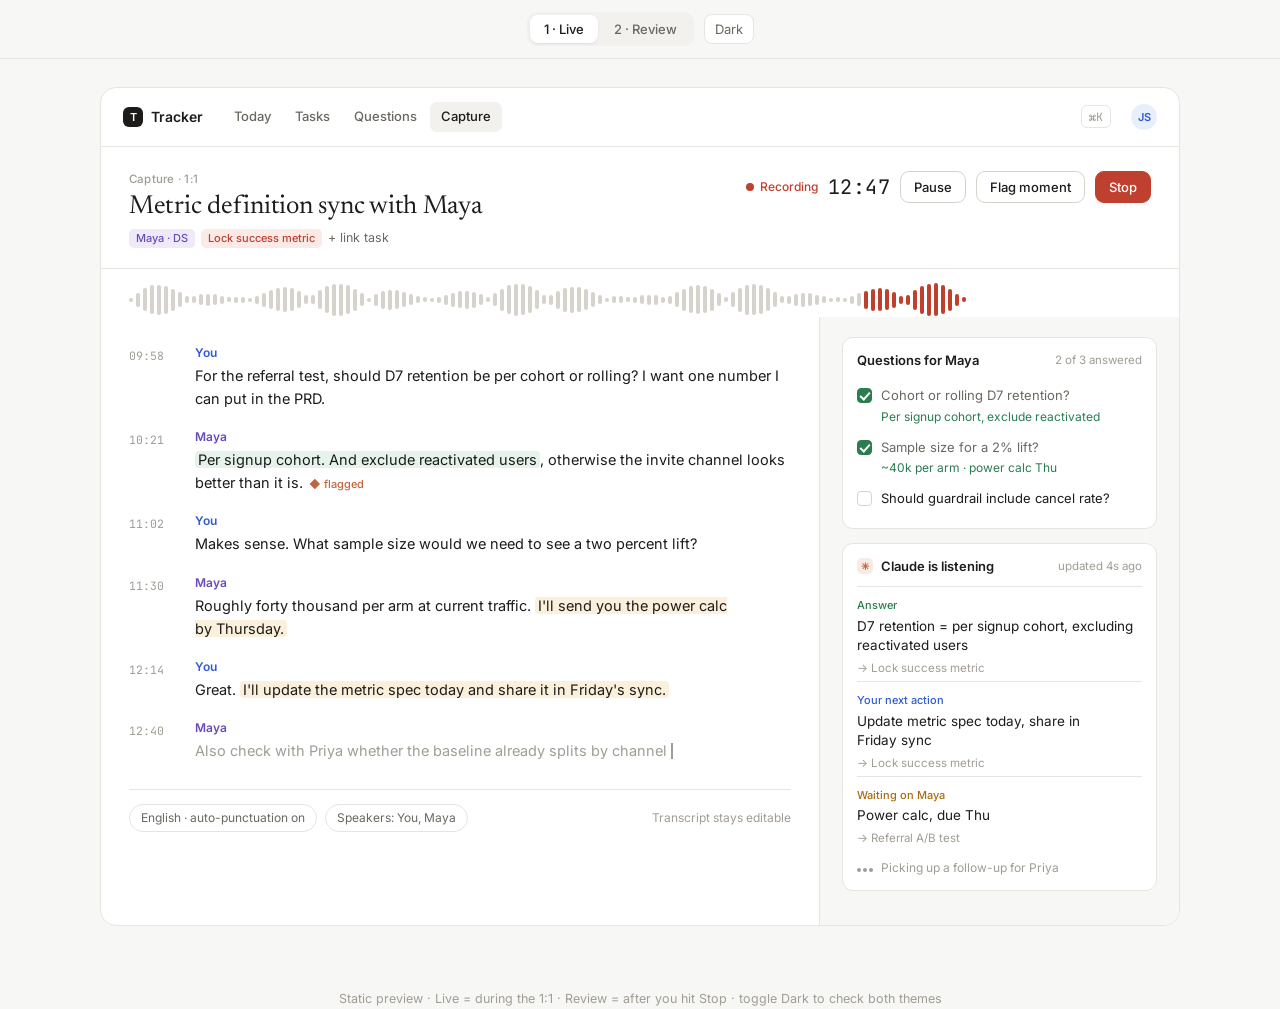
<file: design/previews/recording-page-preview.html>
<!DOCTYPE html>
<html lang="en">
<head>
<meta charset="utf-8">
<meta name="viewport" content="width=device-width, initial-scale=1">
<title>Capture Preview</title>
<link rel="preconnect" href="https://fonts.googleapis.com">
<link rel="preconnect" href="https://fonts.gstatic.com" crossorigin>
<link href="https://fonts.googleapis.com/css2?family=Inter:wght@400;500;600&family=Newsreader:opsz,wght@6..72,400;6..72,500&family=JetBrains+Mono:wght@400&display=swap" rel="stylesheet">
<style>
:root{
  --bg:#f7f7f5;--surface:#ffffff;--surface-2:#f2f1ee;
  --border:#e7e5e0;--border-strong:#d6d3cc;
  --ink:#1d1c1a;--ink-2:#6b6862;--ink-3:#a19d95;
  --accent:#2f5bd3;--accent-soft:#e8eefc;
  --danger:#c0402f;--danger-soft:#fbeae6;
  --warn:#a86b12;--warn-soft:#faf0dc;
  --ok:#2b7d50;--ok-soft:#e5f3ea;
  --violet:#6a4bb8;--violet-soft:#efeafa;
  --clay:#c2643f;--clay-soft:#f8ebe4;
  --serif:"Newsreader",Georgia,serif;--sans:"Inter",-apple-system,BlinkMacSystemFont,"Segoe UI",sans-serif;--mono:"JetBrains Mono",ui-monospace,monospace;
}
@media (prefers-color-scheme:dark){:root:not([data-theme="light"]){
  --bg:#141413;--surface:#1c1c1b;--surface-2:#242422;
  --border:#2f2e2c;--border-strong:#3d3c39;
  --ink:#ecebe7;--ink-2:#a5a29b;--ink-3:#6f6c66;
  --accent:#86a4ff;--accent-soft:#1f2a47;
  --danger:#f08473;--danger-soft:#3a201c;
  --warn:#e4ad55;--warn-soft:#382b15;
  --ok:#66c792;--ok-soft:#183223;
  --violet:#b39cf0;--violet-soft:#2a2340;
  --clay:#e48c66;--clay-soft:#3a251c;
}}
:root[data-theme="dark"]{
  --bg:#141413;--surface:#1c1c1b;--surface-2:#242422;
  --border:#2f2e2c;--border-strong:#3d3c39;
  --ink:#ecebe7;--ink-2:#a5a29b;--ink-3:#6f6c66;
  --accent:#86a4ff;--accent-soft:#1f2a47;
  --danger:#f08473;--danger-soft:#3a201c;
  --warn:#e4ad55;--warn-soft:#382b15;
  --ok:#66c792;--ok-soft:#183223;
  --violet:#b39cf0;--violet-soft:#2a2340;
  --clay:#e48c66;--clay-soft:#3a251c;
}
*{box-sizing:border-box}
h1,h2,h3{text-wrap:balance}
p,div,span{text-wrap:pretty}
body{margin:0;background:var(--bg);color:var(--ink);font-family:var(--sans);font-size:14px;line-height:1.5;-webkit-font-smoothing:antialiased}
button{font-family:inherit}

.picker{position:sticky;top:0;z-index:10;display:flex;justify-content:center;align-items:center;gap:10px;padding:12px 16px;background:var(--bg);border-bottom:1px solid var(--border)}
.seg{display:inline-flex;background:var(--surface-2);border-radius:10px;padding:3px;gap:2px}
.seg button{border:0;background:none;color:var(--ink-2);padding:6px 14px;border-radius:8px;font-size:13px;font-weight:500;cursor:pointer}
.seg button.on{background:var(--surface);color:var(--ink);box-shadow:0 1px 2px rgba(0,0,0,.08)}
.iconbtn{border:1px solid var(--border);background:var(--surface);color:var(--ink-2);border-radius:8px;padding:6px 10px;font-size:13px;cursor:pointer}

.stage{display:flex;justify-content:center;padding:28px 16px 64px}
.app{width:100%;max-width:1080px;background:var(--surface);border:1px solid var(--border);border-radius:16px;overflow:hidden}
.topbar{display:flex;align-items:center;gap:20px;padding:14px 22px;border-bottom:1px solid var(--border)}
.brand{display:flex;align-items:center;gap:8px;font-weight:600}
.mark{width:20px;height:20px;border-radius:6px;background:var(--ink);color:var(--surface);display:grid;place-items:center;font-size:11px;font-weight:600}
.nav{display:flex;gap:2px}
.nav span{padding:5px 11px;border-radius:7px;color:var(--ink-2);font-size:13px;font-weight:500}
.nav span.on{background:var(--surface-2);color:var(--ink)}
.sp{flex:1}
.kbd{font-family:var(--mono);font-size:11.5px;color:var(--ink-3);border:1px solid var(--border);border-radius:6px;padding:2px 7px}
.avatar{width:26px;height:26px;border-radius:50%;background:var(--accent-soft);color:var(--accent);display:grid;place-items:center;font-size:11px;font-weight:600}

.view{display:none}.view.on{display:block}
.label{font-size:11.5px;font-weight:500;color:var(--ink-3);letter-spacing:.02em;margin:0 0 10px}
.tag{display:inline-block;font-size:11px;font-weight:500;padding:1px 7px;border-radius:5px;white-space:nowrap}
.p0{background:var(--danger-soft);color:var(--danger)}
.who{background:var(--violet-soft);color:var(--violet)}
.okt{background:var(--ok-soft);color:var(--ok)}
.warnt{background:var(--warn-soft);color:var(--warn)}
.acct{background:var(--accent-soft);color:var(--accent)}
.muted{color:var(--ink-2)}.faint{color:var(--ink-3)}

/* session header */
.sess{display:flex;align-items:flex-start;gap:16px;padding:24px 28px 20px;border-bottom:1px solid var(--border);flex-wrap:wrap}
.sess h1{font-family:var(--serif);font-weight:400;font-size:26px;line-height:1.2;margin:2px 0 6px;letter-spacing:-.01em}
.sess .meta{display:flex;gap:6px;flex-wrap:wrap;align-items:center;font-size:12.5px;color:var(--ink-2)}
.ctrl{margin-left:auto;display:flex;align-items:center;gap:10px}
.timer{font-family:var(--mono);font-size:20px;letter-spacing:.02em}
.live{display:inline-flex;align-items:center;gap:6px;font-size:12px;font-weight:500;color:var(--danger)}
.live i{width:8px;height:8px;border-radius:50%;background:var(--danger);animation:pulse 1.4s ease-in-out infinite}
@keyframes pulse{0%,100%{opacity:1}50%{opacity:.35}}
.btn{border:1px solid var(--border-strong);background:var(--surface);color:var(--ink);border-radius:9px;padding:7px 13px;font-size:13px;font-weight:500;cursor:pointer}
.btn.stop{background:var(--danger);border-color:var(--danger);color:#fff}
.btn.primary{background:var(--ink);border-color:var(--ink);color:var(--surface)}
.btn.claude{background:var(--clay);border-color:var(--clay);color:#fff}

/* waveform */
.wave{display:flex;align-items:center;gap:3px;height:34px;padding:0 28px;margin:14px 0 0}
.wave span{flex:1;max-width:4px;border-radius:2px;background:var(--border-strong)}
.wave span.hot{background:var(--danger)}

/* layout */
.cap{display:grid;grid-template-columns:minmax(0,1fr) 360px}
.tx{padding:18px 28px 28px}
.rail{border-left:1px solid var(--border);background:var(--bg);padding:20px 22px}

/* transcript */
.line{display:grid;grid-template-columns:54px minmax(0,1fr);gap:12px;padding:9px 0}
.line .ts{font-family:var(--mono);font-size:11.5px;color:var(--ink-3);padding-top:3px}
.line .sp-n{font-size:12px;font-weight:600;margin-bottom:2px}
.line .tt{font-size:14.5px;line-height:1.6}
.me{color:var(--accent)}.them{color:var(--violet)}
.hl{background:var(--ok-soft);border-radius:4px;padding:0 3px;box-decoration-break:clone;-webkit-box-decoration-break:clone}
.hla{background:var(--warn-soft);border-radius:4px;padding:0 3px}
.flag{display:inline-flex;align-items:center;gap:4px;font-size:11px;color:var(--clay);font-weight:500;margin-left:6px}
.interim{color:var(--ink-3)}
.caret{display:inline-block;width:2px;height:16px;background:var(--ink-3);vertical-align:-3px;animation:pulse 1s steps(2) infinite}
.txbar{display:flex;gap:8px;align-items:center;margin-top:18px;padding-top:14px;border-top:1px solid var(--border);flex-wrap:wrap}
.chip{font-size:12px;color:var(--ink-2);border:1px solid var(--border);border-radius:999px;padding:4px 11px}

/* rail cards */
.rc{background:var(--surface);border:1px solid var(--border);border-radius:11px;padding:13px 14px;margin-bottom:14px}
.rc-h{display:flex;align-items:center;gap:8px;margin-bottom:10px}
.rc-h .t{font-size:13px;font-weight:600}
.rc-h .c{margin-left:auto;font-size:11.5px;color:var(--ink-3)}
.spark{width:16px;height:16px;border-radius:5px;background:var(--clay-soft);color:var(--clay);display:grid;place-items:center;font-size:10px;font-weight:600}
.q{display:flex;gap:9px;padding:6px 0;font-size:13px;align-items:flex-start}
.q .box{width:15px;height:15px;border-radius:4px;border:1.5px solid var(--border-strong);flex:none;margin-top:2px;position:relative}
.q.done .box{background:var(--ok);border-color:var(--ok)}
.q.done .box::after{content:"";position:absolute;left:4px;top:1px;width:4px;height:8px;border:solid #fff;border-width:0 2px 2px 0;transform:rotate(42deg)}
.q.done .qt{color:var(--ink-2)}
.q .ans{font-size:12px;color:var(--ok);margin-top:2px}
.ex{border-top:1px solid var(--border);padding:10px 0 4px}
.ex:first-of-type{border-top:0;padding-top:0}
.ex .k{font-size:11px;font-weight:500;margin-bottom:3px}
.ex .v{font-size:13.5px;line-height:1.45}
.ex .to{font-size:11.5px;color:var(--ink-3);margin-top:4px}
.thinking{font-size:12px;color:var(--ink-3);display:flex;align-items:center;gap:6px;margin-top:8px}
.dots i{display:inline-block;width:4px;height:4px;border-radius:50%;background:var(--ink-3);margin-right:2px;animation:pulse 1.2s infinite}
.dots i:nth-child(2){animation-delay:.2s}.dots i:nth-child(3){animation-delay:.4s}

/* review */
.rv{display:grid;grid-template-columns:minmax(0,1fr) 340px}
.rv-main{padding:24px 28px 30px}
.sum{font-family:var(--serif);font-size:18px;line-height:1.55;margin:0 0 22px;color:var(--ink)}
.prop{display:flex;gap:12px;align-items:flex-start;border:1px solid var(--border);border-radius:11px;padding:12px 14px;margin-bottom:9px}
.prop .ic{width:26px;height:26px;border-radius:7px;display:grid;place-items:center;font-size:12px;font-weight:600;flex:none}
.prop .b{flex:1;min-width:0}
.prop .k{font-size:11.5px;color:var(--ink-3)}
.prop .v{font-size:14px;font-weight:500;margin:1px 0 3px}
.prop .d{font-size:12.5px;color:var(--ink-2)}
.prop .d s{color:var(--ink-3)}
.prop .acts{display:flex;gap:6px;flex:none}
.mini{border:1px solid var(--border);background:var(--surface);color:var(--ink-2);border-radius:7px;padding:4px 9px;font-size:12px;cursor:pointer}
.mini.yes{border-color:var(--ok);color:var(--ok)}
.prop.on{border-color:var(--ok);background:var(--ok-soft)}
.applybar{display:flex;align-items:center;gap:12px;margin-top:18px;padding:14px 16px;border-radius:11px;background:var(--surface-2)}
.applybar .t{font-size:13px;color:var(--ink-2)}
.rv-side{border-left:1px solid var(--border);background:var(--bg);padding:22px}
.mini-tx .line{grid-template-columns:44px minmax(0,1fr);padding:6px 0}
.mini-tx .tt{font-size:13px}
.ask{display:flex;gap:8px;margin-top:10px}
.ask input{flex:1;border:1px solid var(--border);background:var(--surface);color:var(--ink);border-radius:9px;padding:8px 11px;font-size:13px;font-family:inherit}

.note{max-width:1080px;margin:0 auto;padding:0 16px;color:var(--ink-3);font-size:12.5px;text-align:center}

@media (max-width:860px){
  .cap,.rv{grid-template-columns:1fr}
  .rail,.rv-side{border-left:0;border-top:1px solid var(--border)}
  .nav{display:none}
  .ctrl{margin-left:0}
}
@media (max-width:520px){
  .sess,.tx,.rv-main{padding-left:18px;padding-right:18px}
  .prop{flex-wrap:wrap}
}
</style>
</head>
<body>

<div class="picker">
  <div class="seg" id="seg">
    <button data-v="live" class="on">1 · Live</button>
    <button data-v="review">2 · Review</button>
  </div>
  <button class="iconbtn" id="theme">Dark</button>
</div>

<div class="stage">
<div class="app">
  <div class="topbar">
    <div class="brand"><div class="mark">T</div>Tracker</div>
    <div class="nav"><span>Today</span><span>Tasks</span><span>Questions</span><span class="on">Capture</span></div>
    <div class="sp"></div>
    <span class="kbd">⌘K</span>
    <div class="avatar">JS</div>
  </div>

  <!-- LIVE -->
  <section class="view on" id="v-live">
    <div class="sess">
      <div>
        <div class="label" style="margin-bottom:4px">Capture · 1:1</div>
        <h1>Metric definition sync with Maya</h1>
        <div class="meta"><span class="tag who">Maya · DS</span><span class="tag p0">Lock success metric</span><span>+ link task</span></div>
      </div>
      <div class="ctrl">
        <span class="live"><i></i>Recording</span>
        <span class="timer">12:47</span>
        <button class="btn">Pause</button>
        <button class="btn">Flag moment</button>
        <button class="btn stop">Stop</button>
      </div>
    </div>
    <div class="wave" id="wave"></div>

    <div class="cap">
      <div class="tx">
        <div class="line"><span class="ts">09:58</span><div><div class="sp-n me">You</div><div class="tt">For the referral test, should D7 retention be per cohort or rolling? I want one number I can put in the PRD.</div></div></div>
        <div class="line"><span class="ts">10:21</span><div><div class="sp-n them">Maya</div><div class="tt"><span class="hl">Per signup cohort. And exclude reactivated users</span>, otherwise the invite channel looks better than it is.<span class="flag">◆ flagged</span></div></div></div>
        <div class="line"><span class="ts">11:02</span><div><div class="sp-n me">You</div><div class="tt">Makes sense. What sample size would we need to see a two percent lift?</div></div></div>
        <div class="line"><span class="ts">11:30</span><div><div class="sp-n them">Maya</div><div class="tt">Roughly forty thousand per arm at current traffic. <span class="hla">I'll send you the power calc by Thursday.</span></div></div></div>
        <div class="line"><span class="ts">12:14</span><div><div class="sp-n me">You</div><div class="tt">Great. <span class="hla">I'll update the metric spec today and share it in Friday's sync.</span></div></div></div>
        <div class="line"><span class="ts">12:40</span><div><div class="sp-n them">Maya</div><div class="tt interim">Also check with Priya whether the baseline already splits by channel <span class="caret"></span></div></div></div>

        <div class="txbar">
          <span class="chip">English · auto-punctuation on</span>
          <span class="chip">Speakers: You, Maya</span>
          <span class="sp"></span>
          <span class="faint" style="font-size:12px">Transcript stays editable</span>
        </div>
      </div>

      <aside class="rail">
        <div class="rc">
          <div class="rc-h"><span class="t">Questions for Maya</span><span class="c">2 of 3 answered</span></div>
          <div class="q done"><span class="box"></span><div><div class="qt">Cohort or rolling D7 retention?</div><div class="ans">Per signup cohort, exclude reactivated</div></div></div>
          <div class="q done"><span class="box"></span><div><div class="qt">Sample size for a 2% lift?</div><div class="ans">~40k per arm · power calc Thu</div></div></div>
          <div class="q"><span class="box"></span><div class="qt">Should guardrail include cancel rate?</div></div>
        </div>

        <div class="rc">
          <div class="rc-h"><span class="spark">✳</span><span class="t">Claude is listening</span><span class="c">updated 4s ago</span></div>
          <div class="ex"><div class="k" style="color:var(--ok)">Answer</div><div class="v">D7 retention = per signup cohort, excluding reactivated users</div><div class="to">→ Lock success metric</div></div>
          <div class="ex"><div class="k" style="color:var(--accent)">Your next action</div><div class="v">Update metric spec today, share in Friday sync</div><div class="to">→ Lock success metric</div></div>
          <div class="ex"><div class="k" style="color:var(--warn)">Waiting on Maya</div><div class="v">Power calc, due Thu</div><div class="to">→ Referral A/B test</div></div>
          <div class="thinking"><span class="dots"><i></i><i></i><i></i></span>Picking up a follow-up for Priya</div>
        </div>
      </aside>
    </div>
  </section>

  <!-- REVIEW -->
  <section class="view" id="v-review">
    <div class="sess">
      <div>
        <div class="label" style="margin-bottom:4px">Capture · 1:1 · ended 14:05 · 14 min</div>
        <h1>Metric definition sync with Maya</h1>
        <div class="meta"><span class="tag who">Maya · DS</span><span class="tag p0">Lock success metric</span><span class="tag okt">2 of 3 questions answered</span></div>
      </div>
      <div class="ctrl">
        <button class="btn">Copy summary</button>
        <button class="btn">Export .md</button>
      </div>
    </div>

    <div class="rv">
      <div class="rv-main">
        <div class="label">Summary</div>
        <p class="sum">Maya confirmed D7 retention should be measured per signup cohort and exclude reactivated users. A 2% lift needs about 40k users per arm; she'll send the power calc Thursday. You'll update the metric spec today and check channel splits with Priya.</p>

        <div class="label">Proposed updates to your board · 5</div>
        <div class="prop on">
          <div class="ic okt">A</div>
          <div class="b"><div class="k">Answer → question</div><div class="v">Cohort or rolling D7 retention?</div><div class="d">Per signup cohort; exclude reactivated users</div></div>
          <div class="acts"><button class="mini yes">✓ Added</button></div>
        </div>
        <div class="prop on">
          <div class="ic acct">N</div>
          <div class="b"><div class="k">Next action → Lock success metric</div><div class="v">Update metric spec, share in Friday sync</div><div class="d"><s>Ask Maya for cohort definition</s> → replaced · due today</div></div>
          <div class="acts"><button class="mini yes">✓ Added</button></div>
        </div>
        <div class="prop">
          <div class="ic warnt">W</div>
          <div class="b"><div class="k">Waiting on → Referral A/B test</div><div class="v">Maya · power calc</div><div class="d">Due Thu · reminder Thu 10am if nothing arrives</div></div>
          <div class="acts"><button class="mini">Edit</button><button class="mini">Skip</button><button class="mini yes">Add</button></div>
        </div>
        <div class="prop">
          <div class="ic who">Q</div>
          <div class="b"><div class="k">New question → Priya · DA</div><div class="v">Does the baseline already split by channel?</div><div class="d">Linked to Baseline funnel numbers</div></div>
          <div class="acts"><button class="mini">Edit</button><button class="mini">Skip</button><button class="mini yes">Add</button></div>
        </div>
        <div class="prop">
          <div class="ic" style="background:var(--surface-2);color:var(--ink-2)">?</div>
          <div class="b"><div class="k">Still open → Maya</div><div class="v">Should guardrail include cancel rate?</div><div class="d">Not covered · keep on the list for next 1:1</div></div>
          <div class="acts"><button class="mini">Skip</button><button class="mini yes">Keep</button></div>
        </div>

        <div class="applybar">
          <span class="t">2 added · 3 to review</span><span class="sp"></span>
          <button class="btn">Skip the rest</button>
          <button class="btn primary">Apply all 3</button>
        </div>
      </div>

      <aside class="rv-side">
        <div class="label">Key moments</div>
        <div class="rc mini-tx">
          <div class="line"><span class="ts">10:21</span><div><div class="sp-n them">Maya</div><div class="tt"><span class="hl">Per signup cohort. And exclude reactivated users.</span></div></div></div>
          <div class="line"><span class="ts">11:30</span><div><div class="sp-n them">Maya</div><div class="tt"><span class="hla">I'll send you the power calc by Thursday.</span></div></div></div>
          <div class="line"><span class="ts">12:14</span><div><div class="sp-n me">You</div><div class="tt"><span class="hla">I'll update the metric spec today.</span></div></div></div>
          <div style="font-size:12px;color:var(--accent);margin-top:4px">Open full transcript →</div>
        </div>

        <div class="label">Ask about this meeting</div>
        <div class="rc">
          <div style="font-size:13px;color:var(--ink-2);margin-bottom:8px">Why did Maya say to exclude reactivated users?</div>
          <div style="font-size:13px;line-height:1.5"><span class="spark" style="display:inline-grid;margin-right:6px;vertical-align:-3px">✳</span>Reactivated users come back through the invite link at a higher rate, so including them would inflate the referral channel's retention (10:21).</div>
          <div class="ask"><input placeholder="Ask Claude about this transcript"><button class="btn claude">Ask</button></div>
        </div>
      </aside>
    </div>
  </section>
</div>
</div>

<p class="note">Static preview · Live = during the 1:1 · Review = after you hit Stop · toggle Dark to check both themes</p>

<script>
const w=document.getElementById("wave");let h="";
for(let i=0;i<120;i++){const v=Math.abs(Math.sin(i*.37)*Math.cos(i*.11))*0.85+0.12;h+=`<span${i>104?' class="hot"':''} style="height:${Math.round(v*34)}px"></span>`;}
w.innerHTML=h;
const seg=document.getElementById("seg");
seg.querySelectorAll("button").forEach(b=>b.onclick=()=>{
  seg.querySelectorAll("button").forEach(x=>x.classList.toggle("on",x===b));
  document.querySelectorAll(".view").forEach(v=>v.classList.toggle("on",v.id==="v-"+b.dataset.v));
});
const root=document.documentElement,tb=document.getElementById("theme");
const isDark=()=>root.dataset.theme?root.dataset.theme==="dark":matchMedia("(prefers-color-scheme: dark)").matches;
const sync=()=>tb.textContent=isDark()?"Light":"Dark";
tb.onclick=()=>{root.dataset.theme=isDark()?"light":"dark";sync();};
sync();
</script>
</body>
</html>
</file>
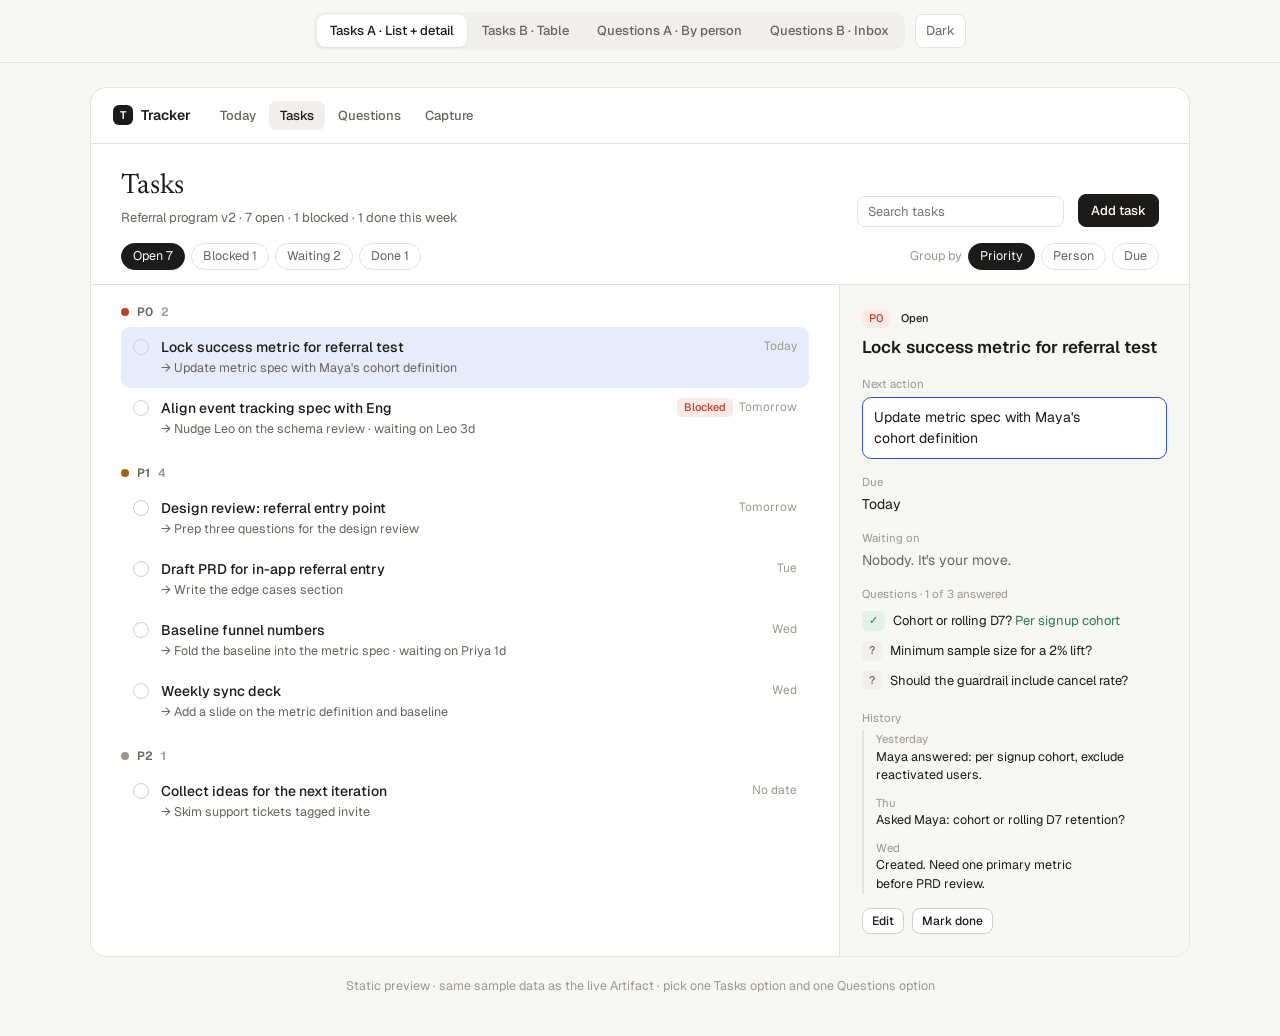
<file: design/previews/tasks-questions-preview.html>
<!DOCTYPE html>
<html lang="en">
<head>
<meta charset="utf-8">
<meta name="viewport" content="width=device-width, initial-scale=1">
<title>Tasks and Questions Preview</title>
<link rel="preconnect" href="https://fonts.googleapis.com">
<link rel="preconnect" href="https://fonts.gstatic.com" crossorigin>
<link rel="stylesheet" href="https://fonts.googleapis.com/css2?family=Geist:wght@400;500;600&family=Geist+Mono:wght@400&family=Newsreader:opsz,wght@6..72,400&display=swap">
<style>
:root{
  --bg:#f6f6f3;--surface:#fff;--surface-2:#f0efeb;--hover:#ecebe6;--border:#e5e3dd;--border-strong:#d3d0c8;
  --ink:#1c1b19;--ink-2:#67645e;--ink-3:#9c988f;--accent:#2f56c9;--accent-soft:#e7ecfb;
  --danger:#bd3f2e;--danger-soft:#fae9e5;--warn:#9f6612;--warn-soft:#f8eedb;--ok:#2a7a4e;--ok-soft:#e3f1e8;
  --violet:#6548b3;--violet-soft:#eee9f9;--clay:#b95d38;--clay-soft:#f7e9e2;--on-ink:#fff;
  --display:"Newsreader",Georgia,serif;--body:"Geist",-apple-system,BlinkMacSystemFont,"Segoe UI",sans-serif;--mono:"Geist Mono",ui-monospace,monospace;
}
@media (prefers-color-scheme:dark){:root:not([data-theme="light"]){--bg:#131312;--surface:#1b1b1a;--surface-2:#242422;--hover:#2a2a27;--border:#2e2d2a;--border-strong:#3e3d39;--ink:#ecebe6;--ink-2:#a6a39b;--ink-3:#716e67;--accent:#88a5ff;--accent-soft:#1f2946;--danger:#f0836f;--danger-soft:#3a1f1a;--warn:#e2ab52;--warn-soft:#372a14;--ok:#68c690;--ok-soft:#173122;--violet:#b49df0;--violet-soft:#29223f;--clay:#e68d66;--clay-soft:#38241b;--on-ink:#131312;color-scheme:dark}}
:root[data-theme="dark"]{--bg:#131312;--surface:#1b1b1a;--surface-2:#242422;--hover:#2a2a27;--border:#2e2d2a;--border-strong:#3e3d39;--ink:#ecebe6;--ink-2:#a6a39b;--ink-3:#716e67;--accent:#88a5ff;--accent-soft:#1f2946;--danger:#f0836f;--danger-soft:#3a1f1a;--warn:#e2ab52;--warn-soft:#372a14;--ok:#68c690;--ok-soft:#173122;--violet:#b49df0;--violet-soft:#29223f;--clay:#e68d66;--clay-soft:#38241b;--on-ink:#131312;color-scheme:dark}
*{box-sizing:border-box}
body{margin:0;background:var(--bg);color:var(--ink);font-family:var(--body);font-size:14px;line-height:1.5;-webkit-font-smoothing:antialiased}
h1,h2,h3{text-wrap:balance;margin:0}p,div,span{text-wrap:pretty}
button{font:inherit;color:inherit;cursor:pointer}
.picker{position:sticky;top:0;z-index:10;display:flex;justify-content:center;align-items:center;gap:10px;flex-wrap:wrap;padding:12px 16px;background:var(--bg);border-bottom:1px solid var(--border)}
.seg{display:inline-flex;background:var(--surface-2);border-radius:10px;padding:3px;gap:2px;flex-wrap:wrap}
.seg button{border:0;background:none;color:var(--ink-2);padding:6px 13px;border-radius:8px;font-size:13px;font-weight:500}
.seg button.on{background:var(--surface);color:var(--ink);box-shadow:0 1px 2px rgba(0,0,0,.08)}
.ghost{border:1px solid var(--border);background:var(--surface);color:var(--ink-2);border-radius:8px;padding:6px 10px;font-size:13px}
.stage{display:flex;justify-content:center;padding:24px 16px 20px}
.app{width:100%;max-width:1100px;background:var(--surface);border:1px solid var(--border);border-radius:16px;overflow:hidden}
.top{display:flex;align-items:center;gap:18px;padding:13px 22px;border-bottom:1px solid var(--border)}
.brand{display:flex;align-items:center;gap:8px;font-weight:600}
.mark{width:20px;height:20px;border-radius:6px;background:var(--ink);color:var(--on-ink);display:grid;place-items:center;font-size:11px;font-weight:600}
.nav{display:flex;gap:2px}.nav span{padding:5px 11px;border-radius:7px;color:var(--ink-2);font-size:13px;font-weight:500}.nav span.on{background:var(--surface-2);color:var(--ink)}
.view{display:none}.view.on{display:block}
.label{display:flex;align-items:center;gap:8px;font-size:11.5px;font-weight:500;color:var(--ink-3);letter-spacing:.03em;margin:0 0 10px}
.tag{display:inline-block;font-size:11px;font-weight:500;padding:1px 7px;border-radius:5px;white-space:nowrap;line-height:1.6}
.P0{background:var(--danger-soft);color:var(--danger)}.P1{background:var(--warn-soft);color:var(--warn)}.P2{background:var(--surface-2);color:var(--ink-2)}
.who{background:var(--violet-soft);color:var(--violet)}.okt{background:var(--ok-soft);color:var(--ok)}.blk{background:var(--danger-soft);color:var(--danger)}
.btn{border:1px solid var(--border-strong);background:var(--surface);border-radius:8px;padding:6px 12px;font-size:13px;font-weight:500;white-space:nowrap}
.btn.pri{background:var(--ink);border-color:var(--ink);color:var(--on-ink)}.btn.sm{padding:3px 9px;font-size:12px}
.inp{border:1px solid var(--border);background:var(--surface);border-radius:8px;padding:6px 10px;font-size:13px;color:var(--ink);font-family:inherit}
.head{display:flex;align-items:flex-end;gap:14px;flex-wrap:wrap;padding:26px 30px 16px}
.head h1{font-family:var(--display);font-weight:400;font-size:28px;line-height:1.2}
.head .sub{color:var(--ink-2);font-size:13px;margin-top:4px}
.grow{flex:1}
.filters{display:flex;gap:6px;flex-wrap:wrap;align-items:center;padding:0 30px 14px;border-bottom:1px solid var(--border)}
.chip{font-size:12.5px;color:var(--ink-2);border:1px solid var(--border);border-radius:999px;padding:3px 11px;background:var(--surface)}
.chip.on{background:var(--ink);border-color:var(--ink);color:var(--on-ink)}
.due{font-size:12px;color:var(--ink-3);font-variant-numeric:tabular-nums}.late{color:var(--danger);font-weight:500}
.muted{color:var(--ink-2)}.faint{color:var(--ink-3)}
.dot{width:8px;height:8px;border-radius:50%;display:inline-block}
.hint{font-size:12.5px;color:var(--ink-3)}
.note{max-width:1100px;margin:0 auto 40px;padding:0 16px;text-align:center;color:var(--ink-3);font-size:12.5px}

/* Tasks A: grouped list + detail panel */
.ta{display:grid;grid-template-columns:minmax(0,1fr) 350px}
.ta-list{padding:18px 30px 28px;min-width:0}
.grp{display:flex;align-items:center;gap:8px;font-size:12px;font-weight:600;color:var(--ink-2);margin:16px 0 6px}
.grp:first-child{margin-top:0}
.trow{display:flex;gap:12px;align-items:flex-start;padding:10px 12px;border-radius:9px}
.trow:hover{background:var(--hover)}
.trow.sel{background:var(--accent-soft)}
.circ{width:16px;height:16px;border:1.5px solid var(--border-strong);border-radius:50%;flex:none;margin-top:2px}
.trow .b{flex:1;min-width:0}
.trow .t{font-weight:500}
.trow .n{font-size:12.5px;color:var(--ink-2);margin-top:1px}
.trow .r{display:flex;gap:6px;align-items:center;flex:none}
.panel{border-left:1px solid var(--border);background:var(--bg);padding:22px}
.panel h2{font-size:17px;font-weight:600;line-height:1.35;margin:8px 0 16px}
.f{margin-bottom:14px}.f .k{font-size:11.5px;color:var(--ink-3);margin-bottom:4px}
.nextbox{background:var(--surface);border:1px solid var(--accent);border-radius:9px;padding:9px 11px}
.hist{border-left:2px solid var(--border);padding-left:12px}.hist .e{font-size:12.5px;margin-bottom:9px}.hist .m{font-size:11.5px;color:var(--ink-3)}
.mini{display:flex;gap:8px;padding:5px 0;font-size:13px}

/* Tasks B: table */
.tb{padding:6px 30px 28px;overflow-x:auto}
table{width:100%;border-collapse:collapse;font-size:13.5px;min-width:760px}
th{text-align:left;font-size:11px;font-weight:500;color:var(--ink-3);padding:10px 8px;border-bottom:1px solid var(--border);white-space:nowrap}
td{padding:11px 8px;border-bottom:1px solid var(--border);vertical-align:top}
tr:hover td{background:var(--hover)}
td .t{font-weight:500}td .n{font-size:12.5px;color:var(--ink-2)}
.status{display:inline-flex;align-items:center;gap:6px;font-size:12.5px}
.board-strip{display:flex;gap:10px;padding:16px 30px 0;flex-wrap:wrap}
.stat{flex:1;min-width:120px;border:1px solid var(--border);border-radius:10px;padding:10px 14px;background:var(--bg)}
.stat .v{font-size:21px;font-weight:600;font-variant-numeric:tabular-nums}.stat .l{font-size:12px;color:var(--ink-2)}

/* Questions A: by person */
.qa{display:grid;grid-template-columns:repeat(3,minmax(0,1fr));gap:12px;padding:18px 30px 28px}
.pcard{border:1px solid var(--border);border-radius:12px;padding:14px;background:var(--bg)}
.ph{display:flex;align-items:center;gap:9px;margin-bottom:10px}
.av{width:28px;height:28px;border-radius:50%;display:grid;place-items:center;font-size:11px;font-weight:600}
.ph .nm{font-weight:600;font-size:13.5px}.ph .tm{font-size:11.5px;color:var(--ink-3)}
.ph .ct{margin-left:auto;font-size:11.5px;color:var(--ink-3)}
.q{background:var(--surface);border:1px solid var(--border);border-radius:9px;padding:9px 11px;margin-bottom:7px}
.q .qt{font-size:13px;font-weight:500}
.q .qm{font-size:11.5px;color:var(--ink-3);margin-top:3px}
.q.ans{border-color:var(--ok)}
.q .a{font-size:12.5px;color:var(--ok);margin-top:3px}
.q .acts{display:flex;gap:10px;margin-top:5px}
.lk{border:0;background:none;padding:0;color:var(--accent);font-size:12px;font-weight:500}
.prep{display:flex;align-items:center;gap:8px;margin-top:8px;padding:8px 10px;border-radius:9px;background:var(--clay-soft);color:var(--clay);font-size:12.5px;font-weight:500}

/* Questions B: inbox */
.qb{display:grid;grid-template-columns:minmax(0,1fr) 300px}
.qb-main{padding:18px 30px 28px;min-width:0}
.qrow{display:grid;grid-template-columns:16px minmax(0,1fr) auto;gap:12px;padding:12px 4px;border-bottom:1px solid var(--border);align-items:start}
.qrow .bx{width:15px;height:15px;border-radius:4px;border:1.5px solid var(--border-strong);margin-top:3px}
.qrow .qt{font-weight:500}
.qrow .qm{font-size:12px;color:var(--ink-2);margin-top:2px;display:flex;gap:6px;flex-wrap:wrap;align-items:center}
.qrow .a{font-size:13px;color:var(--ok);margin-top:4px}
.qrow .r{display:flex;gap:8px;align-items:center}
.addq{display:grid;grid-template-columns:minmax(0,1fr) 150px 190px auto;gap:8px;margin-bottom:14px}
.side{border-left:1px solid var(--border);background:var(--bg);padding:22px}
.card{background:var(--surface);border:1px solid var(--border);border-radius:10px;padding:12px 14px;margin-bottom:16px}
.srow{display:flex;justify-content:space-between;font-size:13px;padding:5px 0}
.agenda .i{font-size:13px;padding:5px 0;border-bottom:1px solid var(--border)}.agenda .i:last-child{border-bottom:0}

@media (max-width:880px){.ta,.qb{grid-template-columns:1fr}.panel,.side{border-left:0;border-top:1px solid var(--border)}.qa{grid-template-columns:1fr}.addq{grid-template-columns:1fr}.nav{display:none}}
</style>
</head>
<body>
<div class="picker">
  <div class="seg" id="seg">
    <button data-v="ta" class="on">Tasks A · List + detail</button>
    <button data-v="tb">Tasks B · Table</button>
    <button data-v="qa">Questions A · By person</button>
    <button data-v="qb">Questions B · Inbox</button>
  </div>
  <button class="ghost" id="theme">Dark</button>
</div>

<div class="stage"><div class="app">
  <div class="top"><div class="brand"><div class="mark">T</div>Tracker</div>
    <div class="nav"><span>Today</span><span id="nTasks" class="on">Tasks</span><span id="nQ">Questions</span><span>Capture</span></div></div>

  <!-- TASKS A -->
  <section class="view on" id="v-ta">
    <div class="head"><div><h1>Tasks</h1><div class="sub">Referral program v2 · 7 open · 1 blocked · 1 done this week</div></div><span class="grow"></span><input class="inp" placeholder="Search tasks"><button class="btn pri">Add task</button></div>
    <div class="filters"><span class="chip on">Open 7</span><span class="chip">Blocked 1</span><span class="chip">Waiting 2</span><span class="chip">Done 1</span><span class="grow"></span><span class="hint">Group by</span><span class="chip on">Priority</span><span class="chip">Person</span><span class="chip">Due</span></div>
    <div class="ta">
      <div class="ta-list">
        <div class="grp"><span class="dot" style="background:var(--danger)"></span>P0 <span class="faint">2</span></div>
        <div class="trow sel"><span class="circ"></span><div class="b"><div class="t">Lock success metric for referral test</div><div class="n">→ Update metric spec with Maya's cohort definition</div></div><div class="r"><span class="due">Today</span></div></div>
        <div class="trow"><span class="circ"></span><div class="b"><div class="t">Align event tracking spec with Eng</div><div class="n">→ Nudge Leo on the schema review · waiting on Leo 3d</div></div><div class="r"><span class="tag blk">Blocked</span><span class="due">Tomorrow</span></div></div>
        <div class="grp"><span class="dot" style="background:var(--warn)"></span>P1 <span class="faint">4</span></div>
        <div class="trow"><span class="circ"></span><div class="b"><div class="t">Design review: referral entry point</div><div class="n">→ Prep three questions for the design review</div></div><div class="r"><span class="due">Tomorrow</span></div></div>
        <div class="trow"><span class="circ"></span><div class="b"><div class="t">Draft PRD for in-app referral entry</div><div class="n">→ Write the edge cases section</div></div><div class="r"><span class="due">Tue</span></div></div>
        <div class="trow"><span class="circ"></span><div class="b"><div class="t">Baseline funnel numbers</div><div class="n">→ Fold the baseline into the metric spec · waiting on Priya 1d</div></div><div class="r"><span class="due">Wed</span></div></div>
        <div class="trow"><span class="circ"></span><div class="b"><div class="t">Weekly sync deck</div><div class="n">→ Add a slide on the metric definition and baseline</div></div><div class="r"><span class="due">Wed</span></div></div>
        <div class="grp"><span class="dot" style="background:var(--ink-3)"></span>P2 <span class="faint">1</span></div>
        <div class="trow"><span class="circ"></span><div class="b"><div class="t">Collect ideas for the next iteration</div><div class="n">→ Skim support tickets tagged invite</div></div><div class="r"><span class="due">No date</span></div></div>
      </div>
      <aside class="panel">
        <span class="tag P0">P0</span> <span class="tag">Open</span>
        <h2>Lock success metric for referral test</h2>
        <div class="f"><div class="k">Next action</div><div class="nextbox">Update metric spec with Maya's cohort definition</div></div>
        <div class="f"><div class="k">Due</div>Today</div>
        <div class="f"><div class="k">Waiting on</div><span class="muted">Nobody. It's your move.</span></div>
        <div class="f"><div class="k">Questions · 1 of 3 answered</div>
          <div class="mini"><span class="tag okt">✓</span><span>Cohort or rolling D7? <span style="color:var(--ok)">Per signup cohort</span></span></div>
          <div class="mini"><span class="tag P2">?</span><span>Minimum sample size for a 2% lift?</span></div>
          <div class="mini"><span class="tag P2">?</span><span>Should the guardrail include cancel rate?</span></div></div>
        <div class="f"><div class="k">History</div><div class="hist">
          <div class="e"><div class="m">Yesterday</div>Maya answered: per signup cohort, exclude reactivated users.</div>
          <div class="e"><div class="m">Thu</div>Asked Maya: cohort or rolling D7 retention?</div>
          <div class="e"><div class="m">Wed</div>Created. Need one primary metric before PRD review.</div></div></div>
        <div style="display:flex;gap:8px"><button class="btn sm">Edit</button><button class="btn sm">Mark done</button></div>
      </aside>
    </div>
  </section>

  <!-- TASKS B -->
  <section class="view" id="v-tb">
    <div class="head"><div><h1>Tasks</h1><div class="sub">Every task, its next step, and who it depends on</div></div><span class="grow"></span><input class="inp" placeholder="Search tasks"><button class="btn pri">Add task</button></div>
    <div class="board-strip">
      <div class="stat"><div class="v">7</div><div class="l">Open</div></div>
      <div class="stat"><div class="v" style="color:var(--danger)">1</div><div class="l">Blocked</div></div>
      <div class="stat"><div class="v" style="color:var(--warn)">2</div><div class="l">Waiting on others</div></div>
      <div class="stat"><div class="v">3</div><div class="l">Due in 2 days</div></div>
    </div>
    <div class="filters" style="padding-top:14px"><span class="chip on">All open</span><span class="chip">Mine to do</span><span class="chip">Waiting</span><span class="chip">Blocked</span><span class="chip">Done</span></div>
    <div class="tb"><table>
      <thead><tr><th style="width:34px"></th><th>Task → next action</th><th>Priority</th><th>Status</th><th>Waiting on</th><th>Due</th><th>Age</th></tr></thead>
      <tbody>
        <tr><td><span class="circ" style="display:block"></span></td><td><div class="t">Lock success metric for referral test</div><div class="n">→ Update metric spec with Maya's cohort definition</div></td><td><span class="tag P0">P0</span></td><td><span class="status"><span class="dot" style="background:var(--accent)"></span>Open</span></td><td class="faint">—</td><td>Today</td><td class="faint">4d</td></tr>
        <tr><td><span class="circ" style="display:block"></span></td><td><div class="t">Align event tracking spec with Eng</div><div class="n">→ Nudge Leo on the schema review</div></td><td><span class="tag P0">P0</span></td><td><span class="status"><span class="dot" style="background:var(--danger)"></span>Blocked</span></td><td>Leo · Eng <span class="late">3d</span></td><td>Tomorrow</td><td class="faint">3d</td></tr>
        <tr><td><span class="circ" style="display:block"></span></td><td><div class="t">Design review: referral entry point</div><div class="n">→ Prep three questions for the design review</div></td><td><span class="tag P1">P1</span></td><td><span class="status"><span class="dot" style="background:var(--accent)"></span>Open</span></td><td class="faint">—</td><td>Tomorrow</td><td class="faint">2d</td></tr>
        <tr><td><span class="circ" style="display:block"></span></td><td><div class="t">Draft PRD for in-app referral entry</div><div class="n">→ Write the edge cases section</div></td><td><span class="tag P1">P1</span></td><td><span class="status"><span class="dot" style="background:var(--accent)"></span>Open</span></td><td class="faint">—</td><td>Tue</td><td class="faint">5d</td></tr>
        <tr><td><span class="circ" style="display:block"></span></td><td><div class="t">Baseline funnel numbers</div><div class="n">→ Fold the baseline into the metric spec</div></td><td><span class="tag P1">P1</span></td><td><span class="status"><span class="dot" style="background:var(--warn)"></span>Waiting</span></td><td>Priya · DA <span class="faint">1d</span></td><td>Wed</td><td class="faint">1d</td></tr>
        <tr><td><span class="circ" style="display:block"></span></td><td><div class="t">Weekly sync deck</div><div class="n">→ Add a slide on the metric definition and baseline</div></td><td><span class="tag P1">P1</span></td><td><span class="status"><span class="dot" style="background:var(--accent)"></span>Open</span></td><td class="faint">—</td><td>Wed</td><td class="faint">2d</td></tr>
        <tr><td><span class="circ" style="display:block"></span></td><td><div class="t">Collect ideas for the next iteration</div><div class="n">→ Skim support tickets tagged invite</div></td><td><span class="tag P2">P2</span></td><td><span class="status"><span class="dot" style="background:var(--accent)"></span>Open</span></td><td class="faint">—</td><td class="faint">—</td><td class="faint">6d</td></tr>
      </tbody></table>
      <p class="hint" style="margin-top:12px">Click a row to open the task editor. Click a column header to sort.</p>
    </div>
  </section>

  <!-- QUESTIONS A -->
  <section class="view" id="v-qa">
    <div class="head"><div><h1>Questions</h1><div class="sub">4 to ask · 1 answered this week · grouped by who can answer</div></div><span class="grow"></span><button class="btn pri">Add question</button></div>
    <div class="filters"><span class="chip on">To ask 4</span><span class="chip">Answered 1</span><span class="chip">All</span></div>
    <div class="qa">
      <div class="pcard">
        <div class="ph"><div class="av" style="background:var(--violet-soft);color:var(--violet)">M</div><div><div class="nm">Maya</div><div class="tm">Data science</div></div><span class="ct">2 to ask</span></div>
        <div class="q"><div class="qt">Minimum sample size to detect a 2% lift?</div><div class="qm">→ Lock success metric · added Thu</div><div class="acts"><button class="lk">Log answer</button><button class="lk">Edit</button></div></div>
        <div class="q"><div class="qt">Should the guardrail include cancel rate?</div><div class="qm">→ Lock success metric · added Thu</div><div class="acts"><button class="lk">Log answer</button><button class="lk">Edit</button></div></div>
        <div class="q ans"><div class="qt">Cohort or rolling D7 retention?</div><div class="a">Per signup cohort; exclude reactivated users.</div><div class="qm">Answered yesterday</div></div>
        <div class="prep">● Start a 1:1 capture with these questions</div>
      </div>
      <div class="pcard">
        <div class="ph"><div class="av" style="background:var(--warn-soft);color:var(--warn)">L</div><div><div class="nm">Leo</div><div class="tm">Engineering</div></div><span class="ct">1 to ask</span></div>
        <div class="q"><div class="qt">Can the referral entry deep link from SMS?</div><div class="qm">→ Draft referral PRD · added Mon</div><div class="acts"><button class="lk">Log answer</button><button class="lk">Edit</button></div></div>
        <div class="prep">● Start a 1:1 capture with these questions</div>
      </div>
      <div class="pcard">
        <div class="ph"><div class="av" style="background:var(--ok-soft);color:var(--ok)">A</div><div><div class="nm">Ana</div><div class="tm">Design</div></div><span class="ct">1 to ask</span></div>
        <div class="q"><div class="qt">Is the share sheet native or custom?</div><div class="qm">→ Design review · added Tue</div><div class="acts"><button class="lk">Log answer</button><button class="lk">Edit</button></div></div>
        <div class="prep">● Start a 1:1 capture with these questions</div>
      </div>
    </div>
  </section>

  <!-- QUESTIONS B -->
  <section class="view" id="v-qb">
    <div class="head"><div><h1>Questions</h1><div class="sub">Everything you need to ask, and what people told you</div></div></div>
    <div class="filters"><span class="chip on">To ask 4</span><span class="chip">Answered 1</span><span class="chip">All 5</span><span class="grow"></span><span class="hint">Person</span><span class="chip">Anyone ▾</span></div>
    <div class="qb">
      <div class="qb-main">
        <div class="addq"><input class="inp" placeholder="Does the baseline already split by channel?"><input class="inp" placeholder="Ask whom"><input class="inp" placeholder="Related task"><button class="btn pri">Add</button></div>
        <div class="qrow"><span class="bx"></span><div><div class="qt">Minimum sample size to detect a 2% lift?</div><div class="qm"><span class="tag who">Maya · DS</span>→ Lock success metric · 3d old</div></div><div class="r"><button class="lk">Log answer</button></div></div>
        <div class="qrow"><span class="bx"></span><div><div class="qt">Should the guardrail include cancel rate?</div><div class="qm"><span class="tag who">Maya · DS</span>→ Lock success metric · 3d old</div></div><div class="r"><button class="lk">Log answer</button></div></div>
        <div class="qrow"><span class="bx"></span><div><div class="qt">Can the referral entry deep link from SMS?</div><div class="qm"><span class="tag who">Leo · Eng</span>→ Draft referral PRD · 6d old</div></div><div class="r"><button class="lk">Log answer</button></div></div>
        <div class="qrow"><span class="bx"></span><div><div class="qt">Is the share sheet native or custom?</div><div class="qm"><span class="tag who">Ana · Design</span>→ Design review · 5d old</div></div><div class="r"><button class="lk">Log answer</button></div></div>
      </div>
      <aside class="side">
        <div class="label">By person</div>
        <div class="card"><div class="srow"><span>Maya · DS</span><span class="faint">2</span></div><div class="srow"><span>Leo · Eng</span><span class="faint">1</span></div><div class="srow"><span>Ana · Design</span><span class="faint">1</span></div></div>
        <div class="label">Agenda for your next 1:1 with Maya</div>
        <div class="card agenda"><div class="i">Minimum sample size to detect a 2% lift?</div><div class="i">Should the guardrail include cancel rate?</div>
          <div style="display:flex;gap:8px;margin-top:10px"><button class="btn sm">Copy agenda</button><button class="btn sm">Start capture</button></div></div>
      </aside>
    </div>
  </section>
</div></div>
<p class="note">Static preview · same sample data as the live Artifact · pick one Tasks option and one Questions option</p>
<script>
const seg=document.getElementById("seg");
seg.querySelectorAll("button").forEach(b=>b.onclick=()=>{
  seg.querySelectorAll("button").forEach(x=>x.classList.toggle("on",x===b));
  document.querySelectorAll(".view").forEach(v=>v.classList.toggle("on",v.id==="v-"+b.dataset.v));
  const q=b.dataset.v.startsWith("q");document.getElementById("nQ").classList.toggle("on",q);document.getElementById("nTasks").classList.toggle("on",!q);
});
const root=document.documentElement,tb=document.getElementById("theme");
const isDark=()=>root.dataset.theme?root.dataset.theme==="dark":matchMedia("(prefers-color-scheme: dark)").matches;
const sync=()=>tb.textContent=isDark()?"Light":"Dark";
tb.onclick=()=>{root.dataset.theme=isDark()?"light":"dark";sync();};sync();
document.querySelectorAll("h1,h2,.t,.n,.qt,.sub,.hint,.a,.e").forEach(el=>{const w=el.lastChild;if(w&&w.nodeType===3){w.nodeValue=w.nodeValue.replace(/ (\S+\s*)$/," $1");}});
</script>
</body>
</html>
</file>
